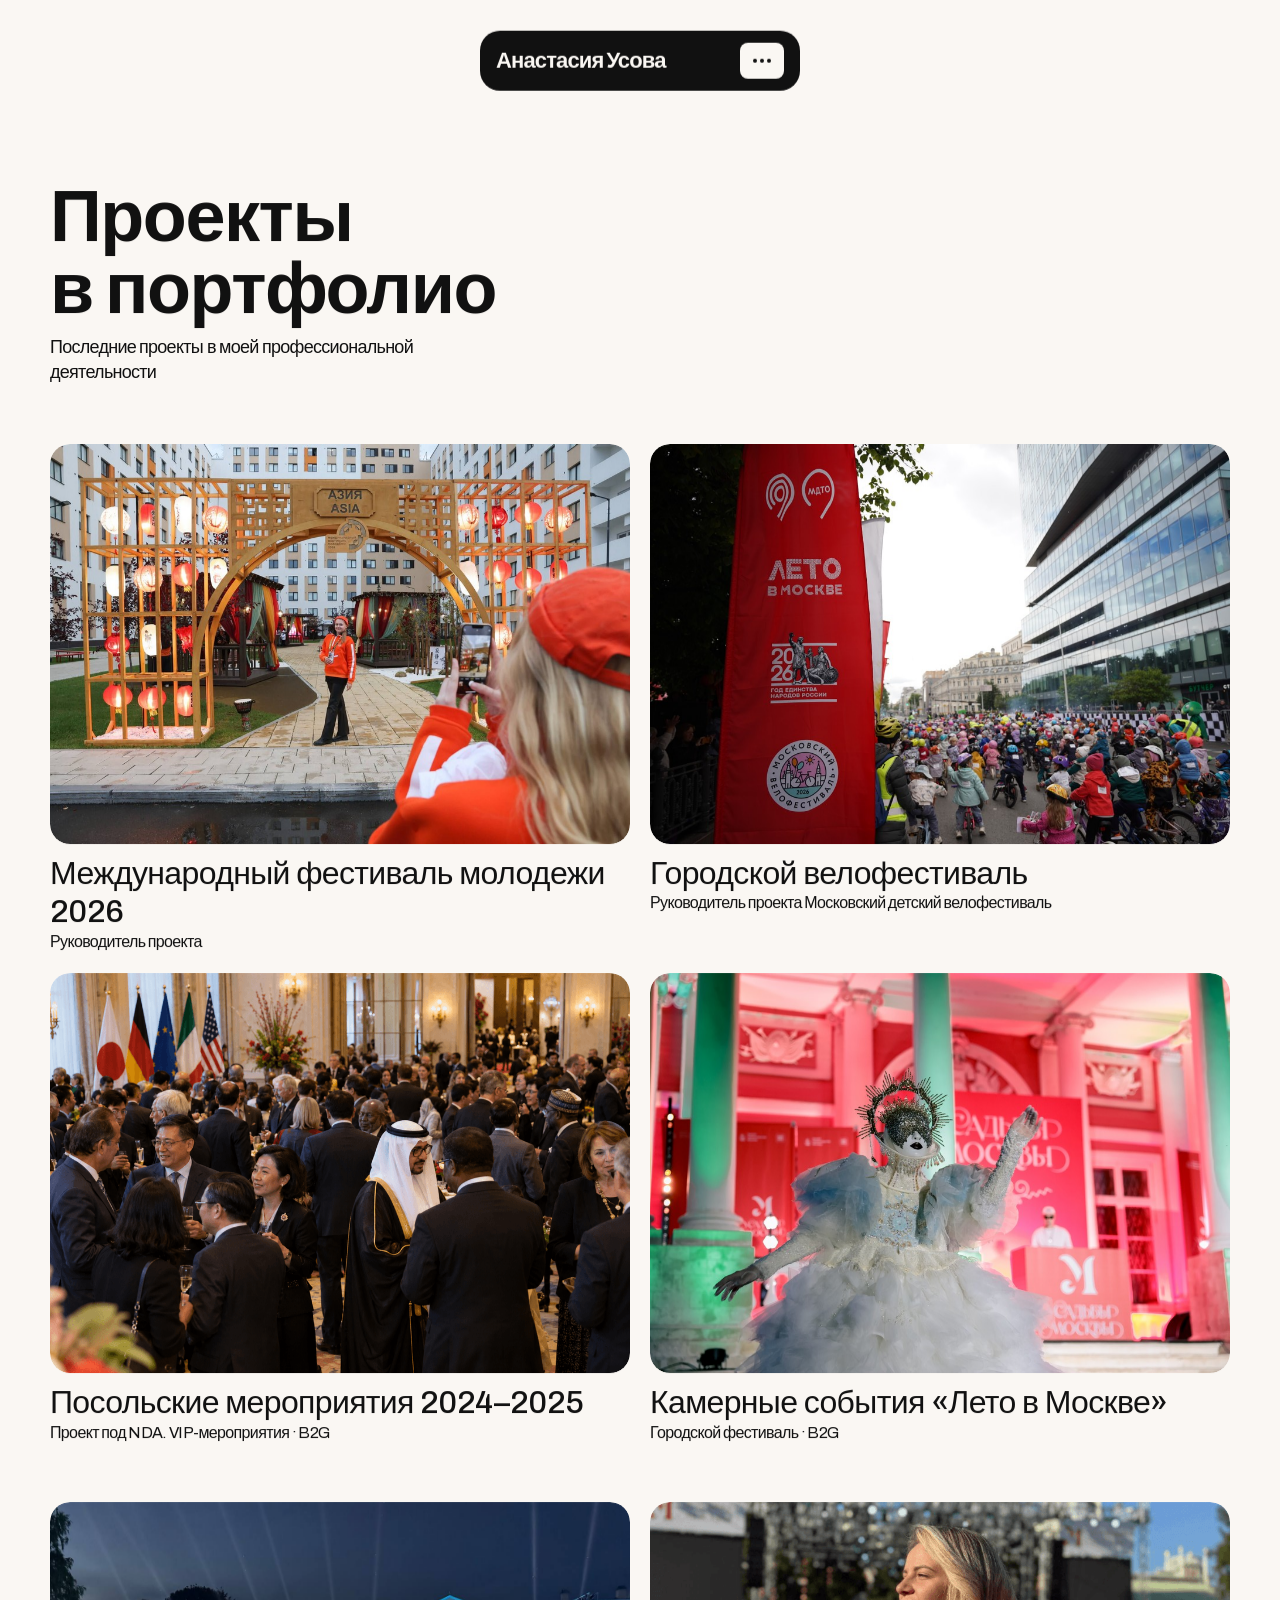
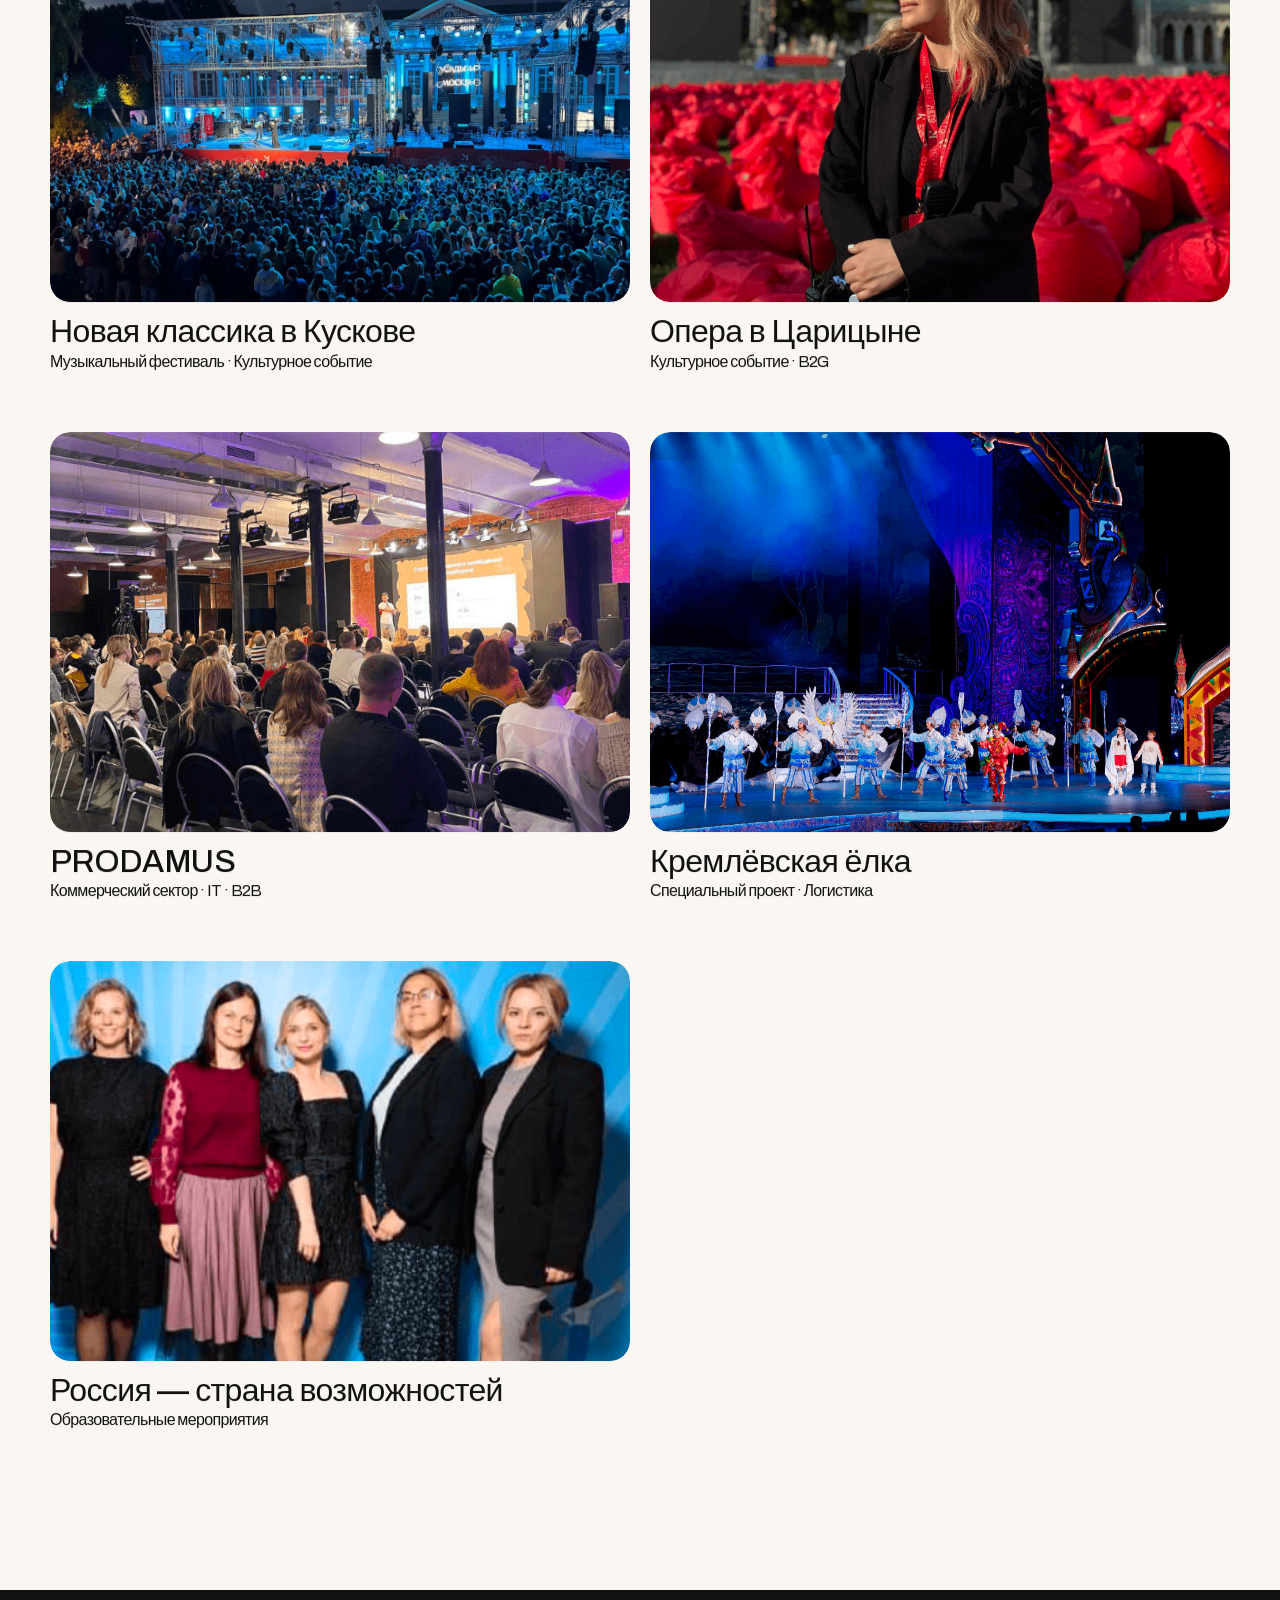
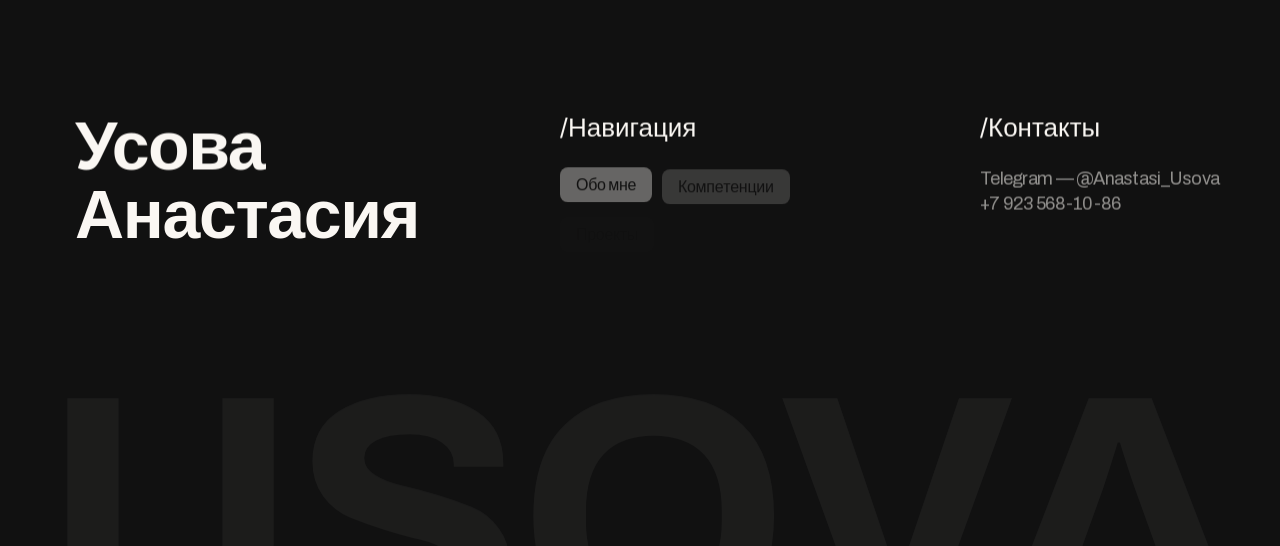
<file: work/index.html>
<!doctype html>
<!-- Made in Framer · framer.com ✨ -->
<!-- Published Oct 4, 2026, 5:37 PM UTC -->
<html lang="ru">
<head><script>(function(){var p=location.pathname;if(p.endsWith("/index.html")){history.replaceState(null,"",p.slice(0,-10))}})()</script><script>(function(){document.addEventListener("click",function(e){if(e.defaultPrevented||e.button!==0||e.metaKey||e.ctrlKey||e.shiftKey||e.altKey)return;var a=e.target&&e.target.closest?e.target.closest("a[href]"):null;if(!a)return;if(a.target&&a.target!=="_self")return;if(a.hasAttribute("download"))return;var href=a.getAttribute("href")||"";if(href.charAt(0)==="#")return;var u;try{u=new URL(a.href,location.href)}catch(err){return}if(u.origin!==location.origin)return;if(u.pathname===location.pathname&&u.hash)return;e.preventDefault();e.stopPropagation();location.assign(u.href)},true)})()</script><script>(function(){var M={"/sites/HifM7NWpP5rWaB4Zd8ZQ7/searchIndex-FIsa473GG1Vd.json":"assets/framerusercontent.com/sites/HifM7NWpP5rWaB4Zd8ZQ7/searchIndex-FIsa473GG1Vd.json","/sites/HifM7NWpP5rWaB4Zd8ZQ7/searchIndex-88kqltV2LlXs.json":"assets/framerusercontent.com/sites/HifM7NWpP5rWaB4Zd8ZQ7/searchIndex-88kqltV2LlXs.json","/images/0t30Tm5nPeAHOzWwJzo8wBVR0.png":"assets/framerusercontent.com/images/0t30Tm5nPeAHOzWwJzo8wBVR0.png","/images/RSQPV6qneIx1h4A9l5NILdBxCu8.png":"assets/framerusercontent.com/images/RSQPV6qneIx1h4A9l5NILdBxCu8.png","/third-party-assets/fontshare/wf/O462VY6O6FTQCS72XVMTQHXAM4NN5CY3/TWF57ITZORMJ3MEWLQQIVO6BMXIB6FUR/MJQFMMOTEGNXDVM7HBBDTQHTVB2M7Y6G.woff2":"assets/framerusercontent.com/third-party-assets/fontshare/wf/O462VY6O6FTQCS72XVMTQHXAM4NN5CY3/TWF57ITZORMJ3MEWLQQIVO6BMXIB6FUR/MJQFMMOTEGNXDVM7HBBDTQHTVB2M7Y6G.woff2","/assets/5vvr9Vy74if2I6bQbJvbw7SY1pQ.woff2":"assets/framerusercontent.com/assets/5vvr9Vy74if2I6bQbJvbw7SY1pQ.woff2","/assets/EOr0mi4hNtlgWNn9if640EZzXCo.woff2":"assets/framerusercontent.com/assets/EOr0mi4hNtlgWNn9if640EZzXCo.woff2","/assets/Y9k9QrlZAqio88Klkmbd8VoMQc.woff2":"assets/framerusercontent.com/assets/Y9k9QrlZAqio88Klkmbd8VoMQc.woff2","/assets/OYrD2tBIBPvoJXiIHnLoOXnY9M.woff2":"assets/framerusercontent.com/assets/OYrD2tBIBPvoJXiIHnLoOXnY9M.woff2","/assets/JeYwfuaPfZHQhEG8U5gtPDZ7WQ.woff2":"assets/framerusercontent.com/assets/JeYwfuaPfZHQhEG8U5gtPDZ7WQ.woff2","/assets/GrgcKwrN6d3Uz8EwcLHZxwEfC4.woff2":"assets/framerusercontent.com/assets/GrgcKwrN6d3Uz8EwcLHZxwEfC4.woff2","/assets/b6Y37FthZeALduNqHicBT6FutY.woff2":"assets/framerusercontent.com/assets/b6Y37FthZeALduNqHicBT6FutY.woff2","/assets/DpPBYI0sL4fYLgAkX8KXOPVt7c.woff2":"assets/framerusercontent.com/assets/DpPBYI0sL4fYLgAkX8KXOPVt7c.woff2","/assets/4RAEQdEOrcnDkhHiiCbJOw92Lk.woff2":"assets/framerusercontent.com/assets/4RAEQdEOrcnDkhHiiCbJOw92Lk.woff2","/assets/1K3W8DizY3v4emK8Mb08YHxTbs.woff2":"assets/framerusercontent.com/assets/1K3W8DizY3v4emK8Mb08YHxTbs.woff2","/assets/tUSCtfYVM1I1IchuyCwz9gDdQ.woff2":"assets/framerusercontent.com/assets/tUSCtfYVM1I1IchuyCwz9gDdQ.woff2","/assets/VgYFWiwsAC5OYxAycRXXvhze58.woff2":"assets/framerusercontent.com/assets/VgYFWiwsAC5OYxAycRXXvhze58.woff2","/assets/syRNPWzAMIrcJ3wIlPIP43KjQs.woff2":"assets/framerusercontent.com/assets/syRNPWzAMIrcJ3wIlPIP43KjQs.woff2","/assets/GIryZETIX4IFypco5pYZONKhJIo.woff2":"assets/framerusercontent.com/assets/GIryZETIX4IFypco5pYZONKhJIo.woff2","/assets/H89BbHkbHDzlxZzxi8uPzTsp90.woff2":"assets/framerusercontent.com/assets/H89BbHkbHDzlxZzxi8uPzTsp90.woff2","/assets/u6gJwDuwB143kpNK1T1MDKDWkMc.woff2":"assets/framerusercontent.com/assets/u6gJwDuwB143kpNK1T1MDKDWkMc.woff2","/assets/43sJ6MfOPh1LCJt46OvyDuSbA6o.woff2":"assets/framerusercontent.com/assets/43sJ6MfOPh1LCJt46OvyDuSbA6o.woff2","/assets/wccHG0r4gBDAIRhfHiOlq6oEkqw.woff2":"assets/framerusercontent.com/assets/wccHG0r4gBDAIRhfHiOlq6oEkqw.woff2","/assets/WZ367JPwf9bRW6LdTHN8rXgSjw.woff2":"assets/framerusercontent.com/assets/WZ367JPwf9bRW6LdTHN8rXgSjw.woff2","/assets/ia3uin3hQWqDrVloC1zEtYHWw.woff2":"assets/framerusercontent.com/assets/ia3uin3hQWqDrVloC1zEtYHWw.woff2","/assets/2A4Xx7CngadFGlVV4xrO06OBHY.woff2":"assets/framerusercontent.com/assets/2A4Xx7CngadFGlVV4xrO06OBHY.woff2","/assets/CfMzU8w2e7tHgF4T4rATMPuWosA.woff2":"assets/framerusercontent.com/assets/CfMzU8w2e7tHgF4T4rATMPuWosA.woff2","/assets/867QObYax8ANsfX4TGEVU9YiCM.woff2":"assets/framerusercontent.com/assets/867QObYax8ANsfX4TGEVU9YiCM.woff2","/assets/Oyn2ZbENFdnW7mt2Lzjk1h9Zb9k.woff2":"assets/framerusercontent.com/assets/Oyn2ZbENFdnW7mt2Lzjk1h9Zb9k.woff2","/assets/cdAe8hgZ1cMyLu9g005pAW3xMo.woff2":"assets/framerusercontent.com/assets/cdAe8hgZ1cMyLu9g005pAW3xMo.woff2","/assets/DOfvtmE1UplCq161m6Hj8CSQYg.woff2":"assets/framerusercontent.com/assets/DOfvtmE1UplCq161m6Hj8CSQYg.woff2","/assets/pKRFNWFoZl77qYCAIp84lN1h944.woff2":"assets/framerusercontent.com/assets/pKRFNWFoZl77qYCAIp84lN1h944.woff2","/assets/tKtBcDnBMevsEEJKdNGhhkLzYo.woff2":"assets/framerusercontent.com/assets/tKtBcDnBMevsEEJKdNGhhkLzYo.woff2","/assets/mkY5Sgyq51ik0AMrSBwhm9DJg.woff2":"assets/framerusercontent.com/assets/mkY5Sgyq51ik0AMrSBwhm9DJg.woff2","/assets/X5hj6qzcHUYv7h1390c8Rhm6550.woff2":"assets/framerusercontent.com/assets/X5hj6qzcHUYv7h1390c8Rhm6550.woff2","/assets/gQhNpS3tN86g8RcVKYUUaKt2oMQ.woff2":"assets/framerusercontent.com/assets/gQhNpS3tN86g8RcVKYUUaKt2oMQ.woff2","/assets/cugnVhSraaRyANCaUtI5FV17wk.woff2":"assets/framerusercontent.com/assets/cugnVhSraaRyANCaUtI5FV17wk.woff2","/assets/5HcVoGak8k5agFJSaKa4floXVu0.woff2":"assets/framerusercontent.com/assets/5HcVoGak8k5agFJSaKa4floXVu0.woff2","/assets/rZ5DdENNqIdFTIyQQiP5isO7M.woff2":"assets/framerusercontent.com/assets/rZ5DdENNqIdFTIyQQiP5isO7M.woff2","/assets/P2Bw01CtL0b9wqygO0sSVogWbo.woff2":"assets/framerusercontent.com/assets/P2Bw01CtL0b9wqygO0sSVogWbo.woff2","/assets/05KsVHGDmqXSBXM4yRZ65P8i0s.woff2":"assets/framerusercontent.com/assets/05KsVHGDmqXSBXM4yRZ65P8i0s.woff2","/assets/ky8ovPukK4dJ1Pxq74qGhOqCYI.woff2":"assets/framerusercontent.com/assets/ky8ovPukK4dJ1Pxq74qGhOqCYI.woff2","/assets/vvNSqIj42qeQ2bvCRBIWKHscrc.woff2":"assets/framerusercontent.com/assets/vvNSqIj42qeQ2bvCRBIWKHscrc.woff2","/assets/3ZmXbBKToJifDV9gwcifVd1tEY.woff2":"assets/framerusercontent.com/assets/3ZmXbBKToJifDV9gwcifVd1tEY.woff2","/assets/FNfhX3dt4ChuLJq2PwdlxHO7PU.woff2":"assets/framerusercontent.com/assets/FNfhX3dt4ChuLJq2PwdlxHO7PU.woff2","/assets/gcnfba68tfm7qAyrWRCf9r34jg.woff2":"assets/framerusercontent.com/assets/gcnfba68tfm7qAyrWRCf9r34jg.woff2","/assets/efTfQcBJ53kM2pB1hezSZ3RDUFs.woff2":"assets/framerusercontent.com/assets/efTfQcBJ53kM2pB1hezSZ3RDUFs.woff2","/assets/vxBnBhH8768IFAXAb4Qf6wQHKs.woff2":"assets/framerusercontent.com/assets/vxBnBhH8768IFAXAb4Qf6wQHKs.woff2","/assets/zSsEuoJdh8mcFVk976C05ZfQr8.woff2":"assets/framerusercontent.com/assets/zSsEuoJdh8mcFVk976C05ZfQr8.woff2","/assets/b8ezwLrN7h2AUoPEENcsTMVJ0.woff2":"assets/framerusercontent.com/assets/b8ezwLrN7h2AUoPEENcsTMVJ0.woff2","/assets/mvNEIBLyHbscgHtwfsByjXUz3XY.woff2":"assets/framerusercontent.com/assets/mvNEIBLyHbscgHtwfsByjXUz3XY.woff2","/assets/6FI2EneKzM3qBy5foOZXey7coCA.woff2":"assets/framerusercontent.com/assets/6FI2EneKzM3qBy5foOZXey7coCA.woff2","/assets/fuyXZpVvOjq8NesCOfgirHCWyg.woff2":"assets/framerusercontent.com/assets/fuyXZpVvOjq8NesCOfgirHCWyg.woff2","/assets/NHHeAKJVP0ZWHk5YZnQQChIsBM.woff2":"assets/framerusercontent.com/assets/NHHeAKJVP0ZWHk5YZnQQChIsBM.woff2","/third-party-assets/fontshare/wf/5ISYWGR43XD57J2U5VEYATNUZO57OCPH/UIED7ZBTCD42AJ7GJT5NWKWHCOVDRNAP/EPHSF4UBJRLGUILEFJVCMY7ET4W5HPUF.woff2":"assets/framerusercontent.com/third-party-assets/fontshare/wf/5ISYWGR43XD57J2U5VEYATNUZO57OCPH/UIED7ZBTCD42AJ7GJT5NWKWHCOVDRNAP/EPHSF4UBJRLGUILEFJVCMY7ET4W5HPUF.woff2","/third-party-assets/fontshare/wf/YSKLU24545WP65XCD7ZVOFPD6AKR3JSM/SPF276V6UKGPA6W5ZNFTEWBJXRSQNXCR/7BTLO3ZVFMNDGT63YATXTEALTKTYZUZG.woff2":"assets/framerusercontent.com/third-party-assets/fontshare/wf/YSKLU24545WP65XCD7ZVOFPD6AKR3JSM/SPF276V6UKGPA6W5ZNFTEWBJXRSQNXCR/7BTLO3ZVFMNDGT63YATXTEALTKTYZUZG.woff2","/third-party-assets/fontshare/wf/RJX4LSNI55LNZ6QWGQALARVRCFUYJDBE/HQPW4MP6HXPYZKXF6CFWGJ6ZOJBHKM3X/UHPKREF72UMVMQSKHPDQ42AVOZPICLOJ.woff2":"assets/framerusercontent.com/third-party-assets/fontshare/wf/RJX4LSNI55LNZ6QWGQALARVRCFUYJDBE/HQPW4MP6HXPYZKXF6CFWGJ6ZOJBHKM3X/UHPKREF72UMVMQSKHPDQ42AVOZPICLOJ.woff2","/third-party-assets/fontshare/wf/KQRPW26V7MQVOVIROFMASPZA32ATHS6D/IXS7QF2ZEPITRFFHZVK6DY26UIO5JY5W/3N3HRVZHDNQLKFXB3E335N7AXAKKO7QL.woff2":"assets/framerusercontent.com/third-party-assets/fontshare/wf/KQRPW26V7MQVOVIROFMASPZA32ATHS6D/IXS7QF2ZEPITRFFHZVK6DY26UIO5JY5W/3N3HRVZHDNQLKFXB3E335N7AXAKKO7QL.woff2","/third-party-assets/fontshare/wf/CAPUNOGRVOEFSVSVS2JLPSFY7X2SDN6Y/NBTUZADGJJK244MWHOCUJ4UOQCHXR3OZ/M4ILLQ6F2CHZIYSTJIVDF4ND4SCO5IEF.woff2":"assets/framerusercontent.com/third-party-assets/fontshare/wf/CAPUNOGRVOEFSVSVS2JLPSFY7X2SDN6Y/NBTUZADGJJK244MWHOCUJ4UOQCHXR3OZ/M4ILLQ6F2CHZIYSTJIVDF4ND4SCO5IEF.woff2","/third-party-assets/fontshare/wf/LI7A4SRW3BDRDSU6O6XU25VZ4OLHFNPS/NYVLAUHN4U2SSDS6DXNULP3ABEKGCHY4/T7LX6PNCPANWSGBNSTIYL3B4LD7QGPID.woff2":"assets/framerusercontent.com/third-party-assets/fontshare/wf/LI7A4SRW3BDRDSU6O6XU25VZ4OLHFNPS/NYVLAUHN4U2SSDS6DXNULP3ABEKGCHY4/T7LX6PNCPANWSGBNSTIYL3B4LD7QGPID.woff2","/third-party-assets/fontshare/wf/HDCJIGGT2U6DURV6536JGTM6VWUIKBSN/ALDOEF2ZUO2T3XAAXI44RMXEPAEQ4BP2/VYFZGEBESZ2HUTOKHQIILYMFZUUHJZ56.woff2":"assets/framerusercontent.com/third-party-assets/fontshare/wf/HDCJIGGT2U6DURV6536JGTM6VWUIKBSN/ALDOEF2ZUO2T3XAAXI44RMXEPAEQ4BP2/VYFZGEBESZ2HUTOKHQIILYMFZUUHJZ56.woff2","/third-party-assets/fontshare/wf/NHFJ26T6QCAZJJ2C5FR5LXO3RB43FJWL/L4QQWE6DLDRGG2DZLUPJBOEHMFWATK6B/365ENB5SRQOXDZEVNAEMZN5IJNZBEFIP.woff2":"assets/framerusercontent.com/third-party-assets/fontshare/wf/NHFJ26T6QCAZJJ2C5FR5LXO3RB43FJWL/L4QQWE6DLDRGG2DZLUPJBOEHMFWATK6B/365ENB5SRQOXDZEVNAEMZN5IJNZBEFIP.woff2","/third-party-assets/fontshare/wf/Y42A6OBFKHMPOGSSWNFHV6ASZ7RM3IXN/JID5YS2RALYHLX7OX7ELWBV5EF3C3ZQS/4QOBYYT6LF33KRDEW47UQ3DFAEWGYHD4.woff2":"assets/framerusercontent.com/third-party-assets/fontshare/wf/Y42A6OBFKHMPOGSSWNFHV6ASZ7RM3IXN/JID5YS2RALYHLX7OX7ELWBV5EF3C3ZQS/4QOBYYT6LF33KRDEW47UQ3DFAEWGYHD4.woff2","/third-party-assets/fontshare/wf/6YMFPXTZM4O4CKQMQTPPJXOSPTUX4FAO/ZXIGNMOKJZZB7E6EUWESUAHOSFM2XO7S/XUGABKNP6OBXLKQHWCCIUYO3F7G6VE6C.woff2":"assets/framerusercontent.com/third-party-assets/fontshare/wf/6YMFPXTZM4O4CKQMQTPPJXOSPTUX4FAO/ZXIGNMOKJZZB7E6EUWESUAHOSFM2XO7S/XUGABKNP6OBXLKQHWCCIUYO3F7G6VE6C.woff2","/third-party-assets/fontshare/wf/74CQWFDUX3J5GVNQOPLQR7NPXA5LUUHF/2WQNDS33EG6A36VIETFNVAL2JNFNQAXP/UTJXILWXI5MQOWDY7MJDKREPOJBGF5VY.woff2":"assets/framerusercontent.com/third-party-assets/fontshare/wf/74CQWFDUX3J5GVNQOPLQR7NPXA5LUUHF/2WQNDS33EG6A36VIETFNVAL2JNFNQAXP/UTJXILWXI5MQOWDY7MJDKREPOJBGF5VY.woff2","/third-party-assets/fontshare/wf/F5RLVZAAIFTTOUZCAGXSRHZGXKIH5EXB/IU4JRATO5NXUAJNVPECD46XUNDJVGCZY/HI3GXDQAABUJ5YHSPOI3V5JTNTJ4PCRR.woff2":"assets/framerusercontent.com/third-party-assets/fontshare/wf/F5RLVZAAIFTTOUZCAGXSRHZGXKIH5EXB/IU4JRATO5NXUAJNVPECD46XUNDJVGCZY/HI3GXDQAABUJ5YHSPOI3V5JTNTJ4PCRR.woff2","/third-party-assets/fontshare/wf/AYUCMYLP34NRIIJDOKHFUSBEXNOHJUFO/KOI6F2S4QJWP2R33XRGMT755DXQRFV2X/GXMY4OWOMSBGUOYA32EXBFKNWE343BJP.woff2":"assets/framerusercontent.com/third-party-assets/fontshare/wf/AYUCMYLP34NRIIJDOKHFUSBEXNOHJUFO/KOI6F2S4QJWP2R33XRGMT755DXQRFV2X/GXMY4OWOMSBGUOYA32EXBFKNWE343BJP.woff2","/images/rR6HYXBrMmX4cRpXfXUOvpvpB0.png":"assets/framerusercontent.com/images/rR6HYXBrMmX4cRpXfXUOvpvpB0.png","/images/geBaz54Ch2MzNfruUmRCmZnTbYw.jpg?scale-down-to=512&width=640&height=640":"assets/framerusercontent.com/images/geBaz54Ch2MzNfruUmRCmZnTbYw.0c2qcuz.jpg","/images/geBaz54Ch2MzNfruUmRCmZnTbYw.jpg?width=640&height=640":"assets/framerusercontent.com/images/geBaz54Ch2MzNfruUmRCmZnTbYw.1v6pxe9.jpg","/images/lIIjRX5gxRdY7UWw5wqIXicPOA.png?scale-down-to=512&width=2550&height=2550":"assets/framerusercontent.com/images/lIIjRX5gxRdY7UWw5wqIXicPOA.1itdig3.png","/images/lIIjRX5gxRdY7UWw5wqIXicPOA.png?scale-down-to=1024&width=2550&height=2550":"assets/framerusercontent.com/images/lIIjRX5gxRdY7UWw5wqIXicPOA.02qw9ti.png","/images/lIIjRX5gxRdY7UWw5wqIXicPOA.png?scale-down-to=2048&width=2550&height=2550":"assets/framerusercontent.com/images/lIIjRX5gxRdY7UWw5wqIXicPOA.1hp5o8p.png","/images/lIIjRX5gxRdY7UWw5wqIXicPOA.png?width=2550&height=2550":"assets/framerusercontent.com/images/lIIjRX5gxRdY7UWw5wqIXicPOA.0ymg0c9.png","/images/OLDYsHB9RMavvQrkVRNy08ZXYE.png?scale-down-to=512&width=2550&height=2550":"assets/framerusercontent.com/images/OLDYsHB9RMavvQrkVRNy08ZXYE.1itdig3.png","/images/OLDYsHB9RMavvQrkVRNy08ZXYE.png?scale-down-to=1024&width=2550&height=2550":"assets/framerusercontent.com/images/OLDYsHB9RMavvQrkVRNy08ZXYE.02qw9ti.png","/images/OLDYsHB9RMavvQrkVRNy08ZXYE.png?scale-down-to=2048&width=2550&height=2550":"assets/framerusercontent.com/images/OLDYsHB9RMavvQrkVRNy08ZXYE.1hp5o8p.png","/images/OLDYsHB9RMavvQrkVRNy08ZXYE.png?width=2550&height=2550":"assets/framerusercontent.com/images/OLDYsHB9RMavvQrkVRNy08ZXYE.0ymg0c9.png","/images/sT3NW9KnnzUld1CH9jLCvWzUWpc.jpeg?scale-down-to=512&width=1920&height=1280":"assets/framerusercontent.com/images/sT3NW9KnnzUld1CH9jLCvWzUWpc.1vo4npc.jpeg","/images/sT3NW9KnnzUld1CH9jLCvWzUWpc.jpeg?scale-down-to=1024&width=1920&height=1280":"assets/framerusercontent.com/images/sT3NW9KnnzUld1CH9jLCvWzUWpc.1t78lfp.jpeg","/images/sT3NW9KnnzUld1CH9jLCvWzUWpc.jpeg?width=1920&height=1280":"assets/framerusercontent.com/images/sT3NW9KnnzUld1CH9jLCvWzUWpc.0ddotwm.jpeg","/images/VX3ILtk4PeXQE6xrSt41ghnnJhA.jpg?scale-down-to=512&width=6000&height=4000":"assets/framerusercontent.com/images/VX3ILtk4PeXQE6xrSt41ghnnJhA.0tg32w9.jpg","/images/VX3ILtk4PeXQE6xrSt41ghnnJhA.jpg?scale-down-to=1024&width=6000&height=4000":"assets/framerusercontent.com/images/VX3ILtk4PeXQE6xrSt41ghnnJhA.1dl6k44.jpg","/images/VX3ILtk4PeXQE6xrSt41ghnnJhA.jpg?scale-down-to=2048&width=6000&height=4000":"assets/framerusercontent.com/images/VX3ILtk4PeXQE6xrSt41ghnnJhA.0fv4bdf.jpg","/images/VX3ILtk4PeXQE6xrSt41ghnnJhA.jpg?scale-down-to=4096&width=6000&height=4000":"assets/framerusercontent.com/images/VX3ILtk4PeXQE6xrSt41ghnnJhA.0tcwlf4.jpg","/images/VX3ILtk4PeXQE6xrSt41ghnnJhA.jpg?width=6000&height=4000":"assets/framerusercontent.com/images/VX3ILtk4PeXQE6xrSt41ghnnJhA.0bdu9g3.jpg","/images/vBkgk7QhfAIt8d8cv8Vs5qWEtM.png?scale-down-to=512&width=1448&height=1086":"assets/framerusercontent.com/images/vBkgk7QhfAIt8d8cv8Vs5qWEtM.0k2tlb9.png","/images/vBkgk7QhfAIt8d8cv8Vs5qWEtM.png?scale-down-to=1024&width=1448&height=1086":"assets/framerusercontent.com/images/vBkgk7QhfAIt8d8cv8Vs5qWEtM.190od9w.png","/images/vBkgk7QhfAIt8d8cv8Vs5qWEtM.png?width=1448&height=1086":"assets/framerusercontent.com/images/vBkgk7QhfAIt8d8cv8Vs5qWEtM.0kec1jz.png","/images/tYw7ZXa0Xc0iCOtzxVHX9Dou6tw.jpg?scale-down-to=512&width=5472&height=3648":"assets/framerusercontent.com/images/tYw7ZXa0Xc0iCOtzxVHX9Dou6tw.0ajslsi.jpg","/images/tYw7ZXa0Xc0iCOtzxVHX9Dou6tw.jpg?scale-down-to=1024&width=5472&height=3648":"assets/framerusercontent.com/images/tYw7ZXa0Xc0iCOtzxVHX9Dou6tw.0beu0jb.jpg","/images/tYw7ZXa0Xc0iCOtzxVHX9Dou6tw.jpg?scale-down-to=2048&width=5472&height=3648":"assets/framerusercontent.com/images/tYw7ZXa0Xc0iCOtzxVHX9Dou6tw.00ws140.jpg","/images/tYw7ZXa0Xc0iCOtzxVHX9Dou6tw.jpg?scale-down-to=4096&width=5472&height=3648":"assets/framerusercontent.com/images/tYw7ZXa0Xc0iCOtzxVHX9Dou6tw.0q5v3hn.jpg","/images/tYw7ZXa0Xc0iCOtzxVHX9Dou6tw.jpg?width=5472&height=3648":"assets/framerusercontent.com/images/tYw7ZXa0Xc0iCOtzxVHX9Dou6tw.166y1y8.jpg","/images/EAonPYLDleoqbSdqZY1dJxtgYM.jpeg?scale-down-to=512&width=1280&height=960":"assets/framerusercontent.com/images/EAonPYLDleoqbSdqZY1dJxtgYM.0wa0cmp.jpeg","/images/EAonPYLDleoqbSdqZY1dJxtgYM.jpeg?scale-down-to=1024&width=1280&height=960":"assets/framerusercontent.com/images/EAonPYLDleoqbSdqZY1dJxtgYM.1470om2.jpeg","/images/EAonPYLDleoqbSdqZY1dJxtgYM.jpeg?width=1280&height=960":"assets/framerusercontent.com/images/EAonPYLDleoqbSdqZY1dJxtgYM.05pum4z.jpeg","/images/XAdfcvsnuUogOuBD4j7s9Wpdyh8.png?scale-down-to=512&width=892&height=696":"assets/framerusercontent.com/images/XAdfcvsnuUogOuBD4j7s9Wpdyh8.01kb3mn.png","/images/XAdfcvsnuUogOuBD4j7s9Wpdyh8.png?width=892&height=696":"assets/framerusercontent.com/images/XAdfcvsnuUogOuBD4j7s9Wpdyh8.1lowzih.png","/images/nHixFXbIB4UHszdmtyoWS4JwtE.png?scale-down-to=512&width=774&height=594":"assets/framerusercontent.com/images/nHixFXbIB4UHszdmtyoWS4JwtE.1xxbn57.png","/images/nHixFXbIB4UHszdmtyoWS4JwtE.png?width=774&height=594":"assets/framerusercontent.com/images/nHixFXbIB4UHszdmtyoWS4JwtE.1px66ll.png","/images/bYHSwYXA6KPjB4xnKSTXN5XSpk.png?scale-down-to=512&width=950&height=698":"assets/framerusercontent.com/images/bYHSwYXA6KPjB4xnKSTXN5XSpk.0z73avi.png","/images/bYHSwYXA6KPjB4xnKSTXN5XSpk.png?width=950&height=698":"assets/framerusercontent.com/images/bYHSwYXA6KPjB4xnKSTXN5XSpk.1o9uy5k.png","/images/E8gRzQGE3ajQld00cdzWTYr26k.png?scale-down-to=512&width=842&height=364":"assets/framerusercontent.com/images/E8gRzQGE3ajQld00cdzWTYr26k.0o9taba.png","/images/E8gRzQGE3ajQld00cdzWTYr26k.png?width=842&height=364":"assets/framerusercontent.com/images/E8gRzQGE3ajQld00cdzWTYr26k.1218oao.png","/images/MIOUQZGOYddq7qqBLOi47oS4.jpg?scale-down-to=512&width=640&height=640":"assets/framerusercontent.com/images/MIOUQZGOYddq7qqBLOi47oS4.0c2qcuz.jpg","/images/MIOUQZGOYddq7qqBLOi47oS4.jpg?width=640&height=640":"assets/framerusercontent.com/images/MIOUQZGOYddq7qqBLOi47oS4.1v6pxe9.jpg","/images/JfnufHbCmNFmQVa6Math9HxhnCE.jpeg?width=3024&height=4032":"assets/framerusercontent.com/images/JfnufHbCmNFmQVa6Math9HxhnCE.0tdnkg9.jpeg","/images/5CizE88geCmP4pNQt5wVC395wg.png?scale-down-to=512&width=1254&height=1254":"assets/framerusercontent.com/images/5CizE88geCmP4pNQt5wVC395wg.0gl235f.png","/images/5CizE88geCmP4pNQt5wVC395wg.png?scale-down-to=1024&width=1254&height=1254":"assets/framerusercontent.com/images/5CizE88geCmP4pNQt5wVC395wg.1j6jn5a.png","/images/5CizE88geCmP4pNQt5wVC395wg.png?width=1254&height=1254":"assets/framerusercontent.com/images/5CizE88geCmP4pNQt5wVC395wg.19m19ax.png","/sites/HifM7NWpP5rWaB4Zd8ZQ7/rolldown-runtime.Dh6celcD.mjs":"assets/framerusercontent.com/sites/HifM7NWpP5rWaB4Zd8ZQ7/rolldown-runtime.Dh6celcD.mjs","/sites/HifM7NWpP5rWaB4Zd8ZQ7/react.iNMCLRE-.mjs":"assets/framerusercontent.com/sites/HifM7NWpP5rWaB4Zd8ZQ7/react.iNMCLRE-.mjs","/sites/HifM7NWpP5rWaB4Zd8ZQ7/motion.ja2SjSsW.mjs":"assets/framerusercontent.com/sites/HifM7NWpP5rWaB4Zd8ZQ7/motion.ja2SjSsW.mjs","/sites/HifM7NWpP5rWaB4Zd8ZQ7/framer.jCWBrWDj.mjs":"assets/framerusercontent.com/sites/HifM7NWpP5rWaB4Zd8ZQ7/framer.jCWBrWDj.mjs","/sites/HifM7NWpP5rWaB4Zd8ZQ7/shared-lib.CNfpcV5H.mjs":"assets/framerusercontent.com/sites/HifM7NWpP5rWaB4Zd8ZQ7/shared-lib.CNfpcV5H.mjs","/sites/HifM7NWpP5rWaB4Zd8ZQ7/vfwbnhWq9.DCVWcsq8.mjs":"assets/framerusercontent.com/sites/HifM7NWpP5rWaB4Zd8ZQ7/vfwbnhWq9.DCVWcsq8.mjs","/sites/HifM7NWpP5rWaB4Zd8ZQ7/ZzJs53LxK.BQQRmQv7.mjs":"assets/framerusercontent.com/sites/HifM7NWpP5rWaB4Zd8ZQ7/ZzJs53LxK.BQQRmQv7.mjs","/sites/HifM7NWpP5rWaB4Zd8ZQ7/RollingTextHover_Prod.BIWfGc-E.mjs":"assets/framerusercontent.com/sites/HifM7NWpP5rWaB4Zd8ZQ7/RollingTextHover_Prod.BIWfGc-E.mjs","/sites/HifM7NWpP5rWaB4Zd8ZQ7/sExDoiGDX.JgJIqdBy.mjs":"assets/framerusercontent.com/sites/HifM7NWpP5rWaB4Zd8ZQ7/sExDoiGDX.JgJIqdBy.mjs","/sites/HifM7NWpP5rWaB4Zd8ZQ7/kDSVT0LJlWWVu-MaLoBPaAhPAPfpgbTOflxGZj5WWWo.DdzIBTJ6.mjs":"assets/framerusercontent.com/sites/HifM7NWpP5rWaB4Zd8ZQ7/kDSVT0LJlWWVu-MaLoBPaAhPAPfpgbTOflxGZj5WWWo.DdzIBTJ6.mjs","/sites/HifM7NWpP5rWaB4Zd8ZQ7/sJTxBXgD6.DkNzCvtY.mjs":"assets/framerusercontent.com/sites/HifM7NWpP5rWaB4Zd8ZQ7/sJTxBXgD6.DkNzCvtY.mjs","/sites/HifM7NWpP5rWaB4Zd8ZQ7/fFe6mcKZ_.FIzauHv-.mjs":"assets/framerusercontent.com/sites/HifM7NWpP5rWaB4Zd8ZQ7/fFe6mcKZ_.FIzauHv-.mjs","/sites/HifM7NWpP5rWaB4Zd8ZQ7/KHlTAyaQu.RfrQ5gRs.mjs":"assets/framerusercontent.com/sites/HifM7NWpP5rWaB4Zd8ZQ7/KHlTAyaQu.RfrQ5gRs.mjs","/sites/HifM7NWpP5rWaB4Zd8ZQ7/mS3YSZE9A.BBrm8TxY.mjs":"assets/framerusercontent.com/sites/HifM7NWpP5rWaB4Zd8ZQ7/mS3YSZE9A.BBrm8TxY.mjs","/sites/HifM7NWpP5rWaB4Zd8ZQ7/w_CyZzaFR.DozAnOqC.mjs":"assets/framerusercontent.com/sites/HifM7NWpP5rWaB4Zd8ZQ7/w_CyZzaFR.DozAnOqC.mjs","/sites/HifM7NWpP5rWaB4Zd8ZQ7/yh3encGYx.D7XTiZ3i.mjs":"assets/framerusercontent.com/sites/HifM7NWpP5rWaB4Zd8ZQ7/yh3encGYx.D7XTiZ3i.mjs","/sites/HifM7NWpP5rWaB4Zd8ZQ7/CjkroI68_Al-YazMdTRT_nuJVOKq5_FqwTqmsTgOQGQ.C4TwujPO.mjs":"assets/framerusercontent.com/sites/HifM7NWpP5rWaB4Zd8ZQ7/CjkroI68_Al-YazMdTRT_nuJVOKq5_FqwTqmsTgOQGQ.C4TwujPO.mjs","/sites/HifM7NWpP5rWaB4Zd8ZQ7/script_main.Ci-k_6pn.mjs":"assets/framerusercontent.com/sites/HifM7NWpP5rWaB4Zd8ZQ7/script_main.Ci-k_6pn.mjs","/assets/BMKOu79jBtM2GOCccyl1NoizDoU.png":"assets/framerusercontent.com/assets/BMKOu79jBtM2GOCccyl1NoizDoU.png","/sites/HifM7NWpP5rWaB4Zd8ZQ7/6plxkpfjOgazO3uTwzCqBB8IRHo0pgFOXusH-iUAOfg.Tp1TklC6.mjs":"assets/framerusercontent.com/sites/HifM7NWpP5rWaB4Zd8ZQ7/6plxkpfjOgazO3uTwzCqBB8IRHo0pgFOXusH-iUAOfg.Tp1TklC6.mjs","/sites/HifM7NWpP5rWaB4Zd8ZQ7/dPClOXQ0u.B8VurUoS.mjs":"assets/framerusercontent.com/sites/HifM7NWpP5rWaB4Zd8ZQ7/dPClOXQ0u.B8VurUoS.mjs","/sites/HifM7NWpP5rWaB4Zd8ZQ7/B2ag-rK0cp3jpqSKS1TjXMCiDoOkz2L68AwVTmgi3Js.QxIQQywu.mjs":"assets/framerusercontent.com/sites/HifM7NWpP5rWaB4Zd8ZQ7/B2ag-rK0cp3jpqSKS1TjXMCiDoOkz2L68AwVTmgi3Js.QxIQQywu.mjs","/images/Cipaw4Dz8PCU38M7IkfaEJjpLY.jpeg?scale-down-to=512&width=1264&height=841":"assets/framerusercontent.com/images/Cipaw4Dz8PCU38M7IkfaEJjpLY.0dqexgh.jpeg","/images/Cipaw4Dz8PCU38M7IkfaEJjpLY.jpeg?scale-down-to=1024&width=1264&height=841":"assets/framerusercontent.com/images/Cipaw4Dz8PCU38M7IkfaEJjpLY.0glxy32.jpeg","/images/Cipaw4Dz8PCU38M7IkfaEJjpLY.jpeg?width=1264&height=841":"assets/framerusercontent.com/images/Cipaw4Dz8PCU38M7IkfaEJjpLY.0nl280z.jpeg","/images/Jm6ejtYkkFs0wLM2MvnPRgLdmgQ.jpeg?scale-down-to=512&width=1920&height=1280":"assets/framerusercontent.com/images/Jm6ejtYkkFs0wLM2MvnPRgLdmgQ.1vo4npc.jpeg","/images/Jm6ejtYkkFs0wLM2MvnPRgLdmgQ.jpeg?scale-down-to=1024&width=1920&height=1280":"assets/framerusercontent.com/images/Jm6ejtYkkFs0wLM2MvnPRgLdmgQ.1t78lfp.jpeg","/images/Jm6ejtYkkFs0wLM2MvnPRgLdmgQ.jpeg?width=1920&height=1280":"assets/framerusercontent.com/images/Jm6ejtYkkFs0wLM2MvnPRgLdmgQ.0ddotwm.jpeg","/sites/HifM7NWpP5rWaB4Zd8ZQ7/VgSPXz8kkfoSDUAMsGqE2LJXkPzJi7pZ5qaORbOiTj8.D1d3C2Pp.mjs":"assets/framerusercontent.com/sites/HifM7NWpP5rWaB4Zd8ZQ7/VgSPXz8kkfoSDUAMsGqE2LJXkPzJi7pZ5qaORbOiTj8.D1d3C2Pp.mjs","/sites/HifM7NWpP5rWaB4Zd8ZQ7/WhJv80hfW.8MFfB5D_.mjs":"assets/framerusercontent.com/sites/HifM7NWpP5rWaB4Zd8ZQ7/WhJv80hfW.8MFfB5D_.mjs","/sites/HifM7NWpP5rWaB4Zd8ZQ7/my_oBdN4qWHE0ENGlBvjlNaicmlKhavE5pRNkjySLlY.7KD_mg-m.mjs":"assets/framerusercontent.com/sites/HifM7NWpP5rWaB4Zd8ZQ7/my_oBdN4qWHE0ENGlBvjlNaicmlKhavE5pRNkjySLlY.7KD_mg-m.mjs","/assets/0t30Tm5nPeAHOzWwJzo8wBVR0.png":"assets/framerusercontent.com/assets/0t30Tm5nPeAHOzWwJzo8wBVR0.png","/assets/RSQPV6qneIx1h4A9l5NILdBxCu8.png":"assets/framerusercontent.com/assets/RSQPV6qneIx1h4A9l5NILdBxCu8.png","/images/0ZRCBbtQTTzzkApSU8VqdueR1I.png?width=1160&height=870":"assets/framerusercontent.com/images/0ZRCBbtQTTzzkApSU8VqdueR1I.17p5r74.png","/images/0ZRCBbtQTTzzkApSU8VqdueR1I.png?scale-down-to=512&width=1160&height=870":"assets/framerusercontent.com/images/0ZRCBbtQTTzzkApSU8VqdueR1I.07b5zom.png","/images/0ZRCBbtQTTzzkApSU8VqdueR1I.png?scale-down-to=1024&width=1160&height=870":"assets/framerusercontent.com/images/0ZRCBbtQTTzzkApSU8VqdueR1I.0l3arax.png","/third-party-assets/fontshare/":"assets/framerusercontent.com/third-party-assets/fontshare/index","/images/MG7SSqT3AUbDDMeyGynYFWvAWI.png?width=160&height=160":"assets/framerusercontent.com/images/MG7SSqT3AUbDDMeyGynYFWvAWI.14pte2r.png","/images/WsYTUG4cqmLIU4lwbMUQX7FdOY.png?width=160&height=160":"assets/framerusercontent.com/images/WsYTUG4cqmLIU4lwbMUQX7FdOY.14pte2r.png","/images/yceQCLz3chOtgu2oZRjmfEKjY.png?width=160&height=160":"assets/framerusercontent.com/images/yceQCLz3chOtgu2oZRjmfEKjY.14pte2r.png","/images/gN85dqTeMmVvE57UMiHhgeL4P4.png?width=196&height=160":"assets/framerusercontent.com/images/gN85dqTeMmVvE57UMiHhgeL4P4.0m89u98.png","/images/JfnufHbCmNFmQVa6Math9HxhnCE.jpeg?scale-down-to=1024&width=3024&height=4032":"assets/framerusercontent.com/images/JfnufHbCmNFmQVa6Math9HxhnCE.0je3hru.jpeg","/images/JfnufHbCmNFmQVa6Math9HxhnCE.jpeg?scale-down-to=2048&width=3024&height=4032":"assets/framerusercontent.com/images/JfnufHbCmNFmQVa6Math9HxhnCE.0z9vsll.jpeg","/sites/HifM7NWpP5rWaB4Zd8ZQ7/gsap@3.12.DQhLipkJ.mjs":"assets/framerusercontent.com/sites/HifM7NWpP5rWaB4Zd8ZQ7/gsap@3.12.DQhLipkJ.mjs","/sites/HifM7NWpP5rWaB4Zd8ZQ7/ScrollTrigger.oiqn99lx.mjs":"assets/framerusercontent.com/sites/HifM7NWpP5rWaB4Zd8ZQ7/ScrollTrigger.oiqn99lx.mjs","/modules/1eJmvxjPTOMhfEYDskZy/lHyJDTXiJBGuOP6hnLER/mS3YSZE9A.js":"assets/framerusercontent.com/modules/1eJmvxjPTOMhfEYDskZy/lHyJDTXiJBGuOP6hnLER/mS3YSZE9A.js","/sites/HifM7NWpP5rWaB4Zd8ZQ7/uf0uPSPhnCxSlxSlNmQNSm-wXzSUo7L01GlTfQxZGYA.BaHZ9cCL.mjs":"assets/framerusercontent.com/sites/HifM7NWpP5rWaB4Zd8ZQ7/uf0uPSPhnCxSlxSlNmQNSm-wXzSUo7L01GlTfQxZGYA.BaHZ9cCL.mjs","/sites/HifM7NWpP5rWaB4Zd8ZQ7/EdIwTY5PphV9Ya92Iq4TVDyjbVINzFcwwnFxRrKn80g.dObCGW41.mjs":"assets/framerusercontent.com/sites/HifM7NWpP5rWaB4Zd8ZQ7/EdIwTY5PphV9Ya92Iq4TVDyjbVINzFcwwnFxRrKn80g.dObCGW41.mjs","/sites/HifM7NWpP5rWaB4Zd8ZQ7/IkMqf1YcJJ4RbXedRqETkz9Utud6RQTn8RP4tQUjX5U.DfA0Tqwo.mjs":"assets/framerusercontent.com/sites/HifM7NWpP5rWaB4Zd8ZQ7/IkMqf1YcJJ4RbXedRqETkz9Utud6RQTn8RP4tQUjX5U.DfA0Tqwo.mjs","/sites/HifM7NWpP5rWaB4Zd8ZQ7/J36tPfia-jl0k2VFkV50vLCfXKD4Hgxp2KdK7_vnDu0.BeKL0yZ7.mjs":"assets/framerusercontent.com/sites/HifM7NWpP5rWaB4Zd8ZQ7/J36tPfia-jl0k2VFkV50vLCfXKD4Hgxp2KdK7_vnDu0.BeKL0yZ7.mjs","/sites/HifM7NWpP5rWaB4Zd8ZQ7/5XUk0BrqeBRPJQRlj3RBi_7F0znhOQEs-ik1dBcopeU.DoVkaUaQ.mjs":"assets/framerusercontent.com/sites/HifM7NWpP5rWaB4Zd8ZQ7/5XUk0BrqeBRPJQRlj3RBi_7F0znhOQEs-ik1dBcopeU.DoVkaUaQ.mjs","/sites/HifM7NWpP5rWaB4Zd8ZQ7/eAtzYi0BzEOnqdl9Ux5TSJWyHOVN-Z3rBCS1c4h2nXE.p_Myc7Hl.mjs":"assets/framerusercontent.com/sites/HifM7NWpP5rWaB4Zd8ZQ7/eAtzYi0BzEOnqdl9Ux5TSJWyHOVN-Z3rBCS1c4h2nXE.p_Myc7Hl.mjs","/sites/HifM7NWpP5rWaB4Zd8ZQ7/PX9hIOIVM.CkI_UnI3.mjs":"assets/framerusercontent.com/sites/HifM7NWpP5rWaB4Zd8ZQ7/PX9hIOIVM.CkI_UnI3.mjs","/modules/1eJmvxjPTOMhfEYDskZy/lHyJDTXiJBGuOP6hnLER/mS3YSZE9A-0.js":"assets/framerusercontent.com/modules/1eJmvxjPTOMhfEYDskZy/lHyJDTXiJBGuOP6hnLER/mS3YSZE9A-0.js","/modules/1eJmvxjPTOMhfEYDskZy/lHyJDTXiJBGuOP6hnLER/mS3YSZE9A-1.js":"assets/framerusercontent.com/modules/1eJmvxjPTOMhfEYDskZy/lHyJDTXiJBGuOP6hnLER/mS3YSZE9A-1.js","/sites/HifM7NWpP5rWaB4Zd8ZQ7/Bus3WMWLFyqWug5A-JBrMSLqqasQAEmC1_OiYRlrsmU.BZYs_tt_.mjs":"assets/framerusercontent.com/sites/HifM7NWpP5rWaB4Zd8ZQ7/Bus3WMWLFyqWug5A-JBrMSLqqasQAEmC1_OiYRlrsmU.BZYs_tt_.mjs","/sites/HifM7NWpP5rWaB4Zd8ZQ7/rnettFmGc.CZu2yuv7.mjs":"assets/framerusercontent.com/sites/HifM7NWpP5rWaB4Zd8ZQ7/rnettFmGc.CZu2yuv7.mjs","/sites/HifM7NWpP5rWaB4Zd8ZQ7/PMyoyDPGk.CTcwOeBx.mjs":"assets/framerusercontent.com/sites/HifM7NWpP5rWaB4Zd8ZQ7/PMyoyDPGk.CTcwOeBx.mjs","/sites/HifM7NWpP5rWaB4Zd8ZQ7/eZclQF9km6RyQYrP2e1w3sYdao8k9jUMgr7D5_j2e-Q.DY8BjhQt.mjs":"assets/framerusercontent.com/sites/HifM7NWpP5rWaB4Zd8ZQ7/eZclQF9km6RyQYrP2e1w3sYdao8k9jUMgr7D5_j2e-Q.DY8BjhQt.mjs","/images/pGiXYozQ3mE4cilNOItfe2L2fUA.svg?width=20&height=20":"assets/framerusercontent.com/images/pGiXYozQ3mE4cilNOItfe2L2fUA.1t1g5k1.svg","/sites/HifM7NWpP5rWaB4Zd8ZQ7/PcghY36rgDqeOEVl4FwYbhLu6q5SIl8hnvwvejBbSVU.CpQwqBCq.mjs":"assets/framerusercontent.com/sites/HifM7NWpP5rWaB4Zd8ZQ7/PcghY36rgDqeOEVl4FwYbhLu6q5SIl8hnvwvejBbSVU.CpQwqBCq.mjs","/images/DgBaeDsh12uwIjdEQhGwa7V4wmM.png?width=640&height=427":"assets/framerusercontent.com/images/DgBaeDsh12uwIjdEQhGwa7V4wmM.16dq354.png","/images/DgBaeDsh12uwIjdEQhGwa7V4wmM.png?scale-down-to=512&width=640&height=427":"assets/framerusercontent.com/images/DgBaeDsh12uwIjdEQhGwa7V4wmM.031wbou.png","/modules/lW51k48tOckuN9Sbl1um/0vaIOVrfWn5UdqNwr4h8/PMyoyDPGk.js":"assets/framerusercontent.com/modules/lW51k48tOckuN9Sbl1um/0vaIOVrfWn5UdqNwr4h8/PMyoyDPGk.js","/modules/lW51k48tOckuN9Sbl1um/0vaIOVrfWn5UdqNwr4h8/PMyoyDPGk-0.js":"assets/framerusercontent.com/modules/lW51k48tOckuN9Sbl1um/0vaIOVrfWn5UdqNwr4h8/PMyoyDPGk-0.js","/modules/lW51k48tOckuN9Sbl1um/0vaIOVrfWn5UdqNwr4h8/PMyoyDPGk-1.js":"assets/framerusercontent.com/modules/lW51k48tOckuN9Sbl1um/0vaIOVrfWn5UdqNwr4h8/PMyoyDPGk-1.js","/chunk-BAHUFDKX.mjs":"assets/app.framerstatic.com/chunk-BAHUFDKX.mjs","/chunk-6W2K2MOG.mjs":"assets/app.framerstatic.com/chunk-6W2K2MOG.mjs","/chunk-YRQ7G4QH.mjs":"assets/app.framerstatic.com/chunk-YRQ7G4QH.mjs","/chunk-WLHSDIGQ.mjs":"assets/app.framerstatic.com/chunk-WLHSDIGQ.mjs","/chunk-WOEOGJ2W.mjs":"assets/app.framerstatic.com/chunk-WOEOGJ2W.mjs","/editorbar.O3BE3TN6.mjs":"assets/app.framerstatic.com/editorbar.O3BE3TN6.mjs","/EditButton-JSBAOQB4.mjs":"assets/app.framerstatic.com/EditButton-JSBAOQB4.mjs","/editorbar.RVQCEK26.css":"assets/app.framerstatic.com/editorbar.RVQCEK26.css","/render-CZKKAOXA.mjs":"assets/app.framerstatic.com/render-CZKKAOXA.mjs","/chunk-EPWYW6FH.mjs":"assets/app.framerstatic.com/chunk-EPWYW6FH.mjs","/chunk-MLLBLROR.mjs":"assets/app.framerstatic.com/chunk-MLLBLROR.mjs","/chunk-5CMJ54U6.mjs":"assets/app.framerstatic.com/chunk-5CMJ54U6.mjs","/chunk-BFCTFMER.mjs":"assets/app.framerstatic.com/chunk-BFCTFMER.mjs","/chunk-LHPRXD7L.mjs":"assets/app.framerstatic.com/chunk-LHPRXD7L.mjs","/chunk-5Q7HBKY3.mjs":"assets/app.framerstatic.com/chunk-5Q7HBKY3.mjs","/chunk-RNLIMETT.mjs":"assets/app.framerstatic.com/chunk-RNLIMETT.mjs","/chunk-SCCCCPCG.mjs":"assets/app.framerstatic.com/chunk-SCCCCPCG.mjs","/chunk-LCRS5EVX.mjs":"assets/app.framerstatic.com/chunk-LCRS5EVX.mjs","/chunk-W7E74WY4.mjs":"assets/app.framerstatic.com/chunk-W7E74WY4.mjs","/chunk-D3BIVQHH.mjs":"assets/app.framerstatic.com/chunk-D3BIVQHH.mjs","/chunk-AFBMBJAP.mjs":"assets/app.framerstatic.com/chunk-AFBMBJAP.mjs","/chunk-UNTH6S73.mjs":"assets/app.framerstatic.com/chunk-UNTH6S73.mjs","/chunk-FIJLBKPU.mjs":"assets/app.framerstatic.com/chunk-FIJLBKPU.mjs","/chunk-DIQBT3E7.mjs":"assets/app.framerstatic.com/chunk-DIQBT3E7.mjs","/chunk-RLQVLRKH.mjs":"assets/app.framerstatic.com/chunk-RLQVLRKH.mjs","/chunk-V3C5CSFI.mjs":"assets/app.framerstatic.com/chunk-V3C5CSFI.mjs","/chunk-ZGMFIA3D.mjs":"assets/app.framerstatic.com/chunk-ZGMFIA3D.mjs","/chunk-XUC3V4BL.mjs":"assets/app.framerstatic.com/chunk-XUC3V4BL.mjs","/chunk-5DEU3X5O.mjs":"assets/app.framerstatic.com/chunk-5DEU3X5O.mjs","/chunk-XVJVQLWO.mjs":"assets/app.framerstatic.com/chunk-XVJVQLWO.mjs","/chunk-FLCJKSVU.mjs":"assets/app.framerstatic.com/chunk-FLCJKSVU.mjs","/chunk-HNWX5BWQ.mjs":"assets/app.framerstatic.com/chunk-HNWX5BWQ.mjs","/chunk-HERGFSCK.mjs":"assets/app.framerstatic.com/chunk-HERGFSCK.mjs","/chunk-SAZULEG5.mjs":"assets/app.framerstatic.com/chunk-SAZULEG5.mjs","/chunk-5U4SUQEI.mjs":"assets/app.framerstatic.com/chunk-5U4SUQEI.mjs","/chunk-U5K575TQ.mjs":"assets/app.framerstatic.com/chunk-U5K575TQ.mjs","/chunk-CVGH64IF.mjs":"assets/app.framerstatic.com/chunk-CVGH64IF.mjs","/chunk-SPWSWTND.mjs":"assets/app.framerstatic.com/chunk-SPWSWTND.mjs","/chunk-CHKWVUSL.mjs":"assets/app.framerstatic.com/chunk-CHKWVUSL.mjs","/chunk-7U3WKTYB.mjs":"assets/app.framerstatic.com/chunk-7U3WKTYB.mjs","/chunk-VTG4IHRM.mjs":"assets/app.framerstatic.com/chunk-VTG4IHRM.mjs","/chunk-C3AMU6DP.mjs":"assets/app.framerstatic.com/chunk-C3AMU6DP.mjs","/chunk-ZHALL2U3.mjs":"assets/app.framerstatic.com/chunk-ZHALL2U3.mjs","/chunk-SPYOA764.mjs":"assets/app.framerstatic.com/chunk-SPYOA764.mjs","/chunk-MPR6YGVF.mjs":"assets/app.framerstatic.com/chunk-MPR6YGVF.mjs","/chunk-Q652OIYH.mjs":"assets/app.framerstatic.com/chunk-Q652OIYH.mjs","/chunk-73DCT4FW.mjs":"assets/app.framerstatic.com/chunk-73DCT4FW.mjs","/chunk-ZMR456O7.mjs":"assets/app.framerstatic.com/chunk-ZMR456O7.mjs","/chunk-DPOXHEAJ.mjs":"assets/app.framerstatic.com/chunk-DPOXHEAJ.mjs","/chunk-AYYBTPZU.mjs":"assets/app.framerstatic.com/chunk-AYYBTPZU.mjs","/chunk-O22L6PU2.mjs":"assets/app.framerstatic.com/chunk-O22L6PU2.mjs","/chunk-QSMJKULW.mjs":"assets/app.framerstatic.com/chunk-QSMJKULW.mjs","/chunk-L2QYKMOJ.mjs":"assets/app.framerstatic.com/chunk-L2QYKMOJ.mjs","/chunk-ZHEXTBMH.mjs":"assets/app.framerstatic.com/chunk-ZHEXTBMH.mjs","/chunk-EZMDKA7N.mjs":"assets/app.framerstatic.com/chunk-EZMDKA7N.mjs","/chunk-6SKOUIDN.mjs":"assets/app.framerstatic.com/chunk-6SKOUIDN.mjs","/chunk-RWJNU5DJ.mjs":"assets/app.framerstatic.com/chunk-RWJNU5DJ.mjs","/chunk-IMCYOHOW.mjs":"assets/app.framerstatic.com/chunk-IMCYOHOW.mjs","/chunk-UYIYJ4FN.mjs":"assets/app.framerstatic.com/chunk-UYIYJ4FN.mjs","/chunk-VBCXFFMV.mjs":"assets/app.framerstatic.com/chunk-VBCXFFMV.mjs","/chunk-DYYXI5EY.mjs":"assets/app.framerstatic.com/chunk-DYYXI5EY.mjs","/chunk-7BBJYZIU.mjs":"assets/app.framerstatic.com/chunk-7BBJYZIU.mjs","/chunk-5BIX6RH4.mjs":"assets/app.framerstatic.com/chunk-5BIX6RH4.mjs","/chunk-DJIFEFO5.mjs":"assets/app.framerstatic.com/chunk-DJIFEFO5.mjs","/chunk-EFJO7WFE.mjs":"assets/app.framerstatic.com/chunk-EFJO7WFE.mjs","/chunk-N2DJHBJE.mjs":"assets/app.framerstatic.com/chunk-N2DJHBJE.mjs","/chunk-3NRN5JRB.mjs":"assets/app.framerstatic.com/chunk-3NRN5JRB.mjs","/chunk-FENFGJIW.mjs":"assets/app.framerstatic.com/chunk-FENFGJIW.mjs","/chunk-2XPBDQIU.mjs":"assets/app.framerstatic.com/chunk-2XPBDQIU.mjs","/chunk-YSODPKGE.mjs":"assets/app.framerstatic.com/chunk-YSODPKGE.mjs","/chunk-2BM47LJQ.mjs":"assets/app.framerstatic.com/chunk-2BM47LJQ.mjs","/chunk-HQMZV6DP.mjs":"assets/app.framerstatic.com/chunk-HQMZV6DP.mjs","/chunk-2TDYTTQ7.mjs":"assets/app.framerstatic.com/chunk-2TDYTTQ7.mjs","/chunk-TGRRRW7T.mjs":"assets/app.framerstatic.com/chunk-TGRRRW7T.mjs","/chunk-52CBT3QP.mjs":"assets/app.framerstatic.com/chunk-52CBT3QP.mjs","/chunk-IIN22RKB.mjs":"assets/app.framerstatic.com/chunk-IIN22RKB.mjs","/chunk-4DUU75AJ.mjs":"assets/app.framerstatic.com/chunk-4DUU75AJ.mjs","/chunk-FCOEVT45.mjs":"assets/app.framerstatic.com/chunk-FCOEVT45.mjs","/chunk-XNZRDAH2.mjs":"assets/app.framerstatic.com/chunk-XNZRDAH2.mjs","/chunk-XFC6OVIX.mjs":"assets/app.framerstatic.com/chunk-XFC6OVIX.mjs","/chunk-SFAGFBDE.mjs":"assets/app.framerstatic.com/chunk-SFAGFBDE.mjs","/chunk-MYSAMYRY.mjs":"assets/app.framerstatic.com/chunk-MYSAMYRY.mjs","/chunk-D3SZBJZX.mjs":"assets/app.framerstatic.com/chunk-D3SZBJZX.mjs","/chunk-VNAJ22F5.mjs":"assets/app.framerstatic.com/chunk-VNAJ22F5.mjs","/chunk-54GEUC3J.mjs":"assets/app.framerstatic.com/chunk-54GEUC3J.mjs","/chunk-YY75G3LC.mjs":"assets/app.framerstatic.com/chunk-YY75G3LC.mjs","/chunk-YCAWYMFP.mjs":"assets/app.framerstatic.com/chunk-YCAWYMFP.mjs","/chunk-2XVRQU4X.mjs":"assets/app.framerstatic.com/chunk-2XVRQU4X.mjs","/chunk-FCQW4FK6.mjs":"assets/app.framerstatic.com/chunk-FCQW4FK6.mjs","/chunk-I32TIPXS.mjs":"assets/app.framerstatic.com/chunk-I32TIPXS.mjs","/chunk-HSIASO3L.mjs":"assets/app.framerstatic.com/chunk-HSIASO3L.mjs","/chunk-OGQCKB6U.mjs":"assets/app.framerstatic.com/chunk-OGQCKB6U.mjs","/chunk-3WSE5OYF.mjs":"assets/app.framerstatic.com/chunk-3WSE5OYF.mjs","/chunk-47P32JLD.mjs":"assets/app.framerstatic.com/chunk-47P32JLD.mjs","/chunk-3Y5V6HL4.mjs":"assets/app.framerstatic.com/chunk-3Y5V6HL4.mjs","/chunk-2Z4UPA7G.mjs":"assets/app.framerstatic.com/chunk-2Z4UPA7G.mjs","/chunk-EBM37B6I.mjs":"assets/app.framerstatic.com/chunk-EBM37B6I.mjs","/chunk-CZ5TP6OQ.mjs":"assets/app.framerstatic.com/chunk-CZ5TP6OQ.mjs","/chunk-LZIKYCQJ.mjs":"assets/app.framerstatic.com/chunk-LZIKYCQJ.mjs","/chunk-5Y36GTP3.mjs":"assets/app.framerstatic.com/chunk-5Y36GTP3.mjs","/chunk-ZUFB6NWB.mjs":"assets/app.framerstatic.com/chunk-ZUFB6NWB.mjs","/chunk-KZABOZE4.mjs":"assets/app.framerstatic.com/chunk-KZABOZE4.mjs","/chunk-6DMFMQYH.mjs":"assets/app.framerstatic.com/chunk-6DMFMQYH.mjs","/chunk-DS3JJOWR.mjs":"assets/app.framerstatic.com/chunk-DS3JJOWR.mjs","/chunk-7ZCOVLUS.mjs":"assets/app.framerstatic.com/chunk-7ZCOVLUS.mjs","/chunk-DYPFEO7W.mjs":"assets/app.framerstatic.com/chunk-DYPFEO7W.mjs","/chunk-BXWSSP7D.mjs":"assets/app.framerstatic.com/chunk-BXWSSP7D.mjs","/chunk-Q2D6FWNZ.mjs":"assets/app.framerstatic.com/chunk-Q2D6FWNZ.mjs","/chunk-P6Q3LWLD.mjs":"assets/app.framerstatic.com/chunk-P6Q3LWLD.mjs","/chunk-DWEQS5LX.mjs":"assets/app.framerstatic.com/chunk-DWEQS5LX.mjs","/chunk-MWCVD5A4.mjs":"assets/app.framerstatic.com/chunk-MWCVD5A4.mjs","/chunk-D6LR7ZR3.mjs":"assets/app.framerstatic.com/chunk-D6LR7ZR3.mjs","/chunk-DJ453VVT.mjs":"assets/app.framerstatic.com/chunk-DJ453VVT.mjs","/chunk-SYL6OKHD.mjs":"assets/app.framerstatic.com/chunk-SYL6OKHD.mjs","/chunk-K6L5GVTR.mjs":"assets/app.framerstatic.com/chunk-K6L5GVTR.mjs","/chunk-QH4DQGNX.mjs":"assets/app.framerstatic.com/chunk-QH4DQGNX.mjs","/chunk-ALPJL5PK.mjs":"assets/app.framerstatic.com/chunk-ALPJL5PK.mjs","/chunk-WPWSHZF5.mjs":"assets/app.framerstatic.com/chunk-WPWSHZF5.mjs","/chunk-L3F7TKHO.mjs":"assets/app.framerstatic.com/chunk-L3F7TKHO.mjs","/chunk-POPDNPJQ.mjs":"assets/app.framerstatic.com/chunk-POPDNPJQ.mjs","/chunk-7LRTGYQX.mjs":"assets/app.framerstatic.com/chunk-7LRTGYQX.mjs","/chunk-VD6KMVU6.mjs":"assets/app.framerstatic.com/chunk-VD6KMVU6.mjs","/chunk-RYMCKKYC.mjs":"assets/app.framerstatic.com/chunk-RYMCKKYC.mjs","/chunk-4HRYW54D.mjs":"assets/app.framerstatic.com/chunk-4HRYW54D.mjs","/chunk-RM2JK3Y4.mjs":"assets/app.framerstatic.com/chunk-RM2JK3Y4.mjs","/chunk-AZXT5MI7.mjs":"assets/app.framerstatic.com/chunk-AZXT5MI7.mjs","/chunk-DPEZ3Y7B.mjs":"assets/app.framerstatic.com/chunk-DPEZ3Y7B.mjs","/chunk-TS24LVSZ.mjs":"assets/app.framerstatic.com/chunk-TS24LVSZ.mjs","/chunk-FUQZY6JN.mjs":"assets/app.framerstatic.com/chunk-FUQZY6JN.mjs","/chunk-VIHA6KL6.mjs":"assets/app.framerstatic.com/chunk-VIHA6KL6.mjs","/chunk-5FWS2ND2.mjs":"assets/app.framerstatic.com/chunk-5FWS2ND2.mjs","/chunk-VTTAHORS.mjs":"assets/app.framerstatic.com/chunk-VTTAHORS.mjs","/chunk-XXPWJPL4.mjs":"assets/app.framerstatic.com/chunk-XXPWJPL4.mjs","/chunk-XWBIH5IQ.mjs":"assets/app.framerstatic.com/chunk-XWBIH5IQ.mjs","/chunk-3D27PQCY.mjs":"assets/app.framerstatic.com/chunk-3D27PQCY.mjs","/chunk-K7B7QU56.mjs":"assets/app.framerstatic.com/chunk-K7B7QU56.mjs","/chunk-25QKGC2O.mjs":"assets/app.framerstatic.com/chunk-25QKGC2O.mjs","/chunk-HI2QWT7C.mjs":"assets/app.framerstatic.com/chunk-HI2QWT7C.mjs","/chunk-VQ4C4Z5L.mjs":"assets/app.framerstatic.com/chunk-VQ4C4Z5L.mjs","/chunk-KHLE6F5R.mjs":"assets/app.framerstatic.com/chunk-KHLE6F5R.mjs","/chunk-A4ITS47H.mjs":"assets/app.framerstatic.com/chunk-A4ITS47H.mjs","/chunk-EKYJNLIX.mjs":"assets/app.framerstatic.com/chunk-EKYJNLIX.mjs","/chunk-6US2BCGV.mjs":"assets/app.framerstatic.com/chunk-6US2BCGV.mjs","/chunk-XPI7QKMH.mjs":"assets/app.framerstatic.com/chunk-XPI7QKMH.mjs","/chunk-APNRKI6Y.mjs":"assets/app.framerstatic.com/chunk-APNRKI6Y.mjs","/chunk-5IXMLPWD.mjs":"assets/app.framerstatic.com/chunk-5IXMLPWD.mjs","/chunk-SJ5ZASSS.mjs":"assets/app.framerstatic.com/chunk-SJ5ZASSS.mjs","/chunk-MHIIAXHR.mjs":"assets/app.framerstatic.com/chunk-MHIIAXHR.mjs","/chunk-A2IFN7MO.mjs":"assets/app.framerstatic.com/chunk-A2IFN7MO.mjs","/chunk-IBBQFOLQ.mjs":"assets/app.framerstatic.com/chunk-IBBQFOLQ.mjs","/chunk-6UPXFL47.mjs":"assets/app.framerstatic.com/chunk-6UPXFL47.mjs","/chunk-3DO2FQVH.mjs":"assets/app.framerstatic.com/chunk-3DO2FQVH.mjs","/chunk-P5P54LX6.mjs":"assets/app.framerstatic.com/chunk-P5P54LX6.mjs","/chunk-7WJ42D6X.mjs":"assets/app.framerstatic.com/chunk-7WJ42D6X.mjs","/chunk-YS3B4HMG.mjs":"assets/app.framerstatic.com/chunk-YS3B4HMG.mjs","/chunk-R3RMO3B5.mjs":"assets/app.framerstatic.com/chunk-R3RMO3B5.mjs","/chunk-3PIOJLHR.mjs":"assets/app.framerstatic.com/chunk-3PIOJLHR.mjs","/chunk-XXJSUFH7.mjs":"assets/app.framerstatic.com/chunk-XXJSUFH7.mjs","/chunk-L5I2QGVJ.mjs":"assets/app.framerstatic.com/chunk-L5I2QGVJ.mjs","/chunk-XNIFBQQE.mjs":"assets/app.framerstatic.com/chunk-XNIFBQQE.mjs","/chunk-SGIFZ37K.mjs":"assets/app.framerstatic.com/chunk-SGIFZ37K.mjs","/chunk-ISW56VHA.mjs":"assets/app.framerstatic.com/chunk-ISW56VHA.mjs","/chunk-MYL546Y2.mjs":"assets/app.framerstatic.com/chunk-MYL546Y2.mjs","/chunk-AHBUMA74.mjs":"assets/app.framerstatic.com/chunk-AHBUMA74.mjs","/chunk-LVTM6NBN.mjs":"assets/app.framerstatic.com/chunk-LVTM6NBN.mjs","/chunk-MXPUJWL6.mjs":"assets/app.framerstatic.com/chunk-MXPUJWL6.mjs","/chunk-QFU6OGL3.mjs":"assets/app.framerstatic.com/chunk-QFU6OGL3.mjs","/chunk-24G7FGVN.mjs":"assets/app.framerstatic.com/chunk-24G7FGVN.mjs","/chunk-RUAJQEGC.mjs":"assets/app.framerstatic.com/chunk-RUAJQEGC.mjs","/chunk-WBTAMOXF.mjs":"assets/app.framerstatic.com/chunk-WBTAMOXF.mjs","/chunk-UORTF5ZU.mjs":"assets/app.framerstatic.com/chunk-UORTF5ZU.mjs","/chunk-SJWGZSVD.mjs":"assets/app.framerstatic.com/chunk-SJWGZSVD.mjs","/chunk-WC34TENX.mjs":"assets/app.framerstatic.com/chunk-WC34TENX.mjs","/chunk-AUNF3KWQ.mjs":"assets/app.framerstatic.com/chunk-AUNF3KWQ.mjs","/chunk-REJ2XCEK.mjs":"assets/app.framerstatic.com/chunk-REJ2XCEK.mjs","/chunk-GBWZWM2Q.mjs":"assets/app.framerstatic.com/chunk-GBWZWM2Q.mjs","/chunk-2FCXHKEL.mjs":"assets/app.framerstatic.com/chunk-2FCXHKEL.mjs","/chunk-YSP5ZHDJ.mjs":"assets/app.framerstatic.com/chunk-YSP5ZHDJ.mjs","/chunk-6TFWVVAP.mjs":"assets/app.framerstatic.com/chunk-6TFWVVAP.mjs","/chunk-RNHTTH2C.mjs":"assets/app.framerstatic.com/chunk-RNHTTH2C.mjs","/chunk-BIHMMN5H.mjs":"assets/app.framerstatic.com/chunk-BIHMMN5H.mjs","/chunk-XD24P57D.mjs":"assets/app.framerstatic.com/chunk-XD24P57D.mjs","/chunk-EYMNQYLM.mjs":"assets/app.framerstatic.com/chunk-EYMNQYLM.mjs","/chunk-LUZ6ND5K.mjs":"assets/app.framerstatic.com/chunk-LUZ6ND5K.mjs","/chunk-J3A5W6BK.mjs":"assets/app.framerstatic.com/chunk-J3A5W6BK.mjs","/chunk-AYNVEX5D.mjs":"assets/app.framerstatic.com/chunk-AYNVEX5D.mjs","/chunk-SWYZG2NI.mjs":"assets/app.framerstatic.com/chunk-SWYZG2NI.mjs","/chunk-KQKA2AEH.mjs":"assets/app.framerstatic.com/chunk-KQKA2AEH.mjs","/chunk-OHT35PZZ.mjs":"assets/app.framerstatic.com/chunk-OHT35PZZ.mjs","/chunk-WRBBN7SY.mjs":"assets/app.framerstatic.com/chunk-WRBBN7SY.mjs","/chunk-2XCWWK45.mjs":"assets/app.framerstatic.com/chunk-2XCWWK45.mjs","/chunk-LA34HORX.mjs":"assets/app.framerstatic.com/chunk-LA34HORX.mjs","/chunk-EQBCTBZ3.mjs":"assets/app.framerstatic.com/chunk-EQBCTBZ3.mjs","/chunk-4JY5UMT2.mjs":"assets/app.framerstatic.com/chunk-4JY5UMT2.mjs","/chunk-UZNETSBG.mjs":"assets/app.framerstatic.com/chunk-UZNETSBG.mjs","/chunk-4665LBTL.mjs":"assets/app.framerstatic.com/chunk-4665LBTL.mjs","/chunk-KKZL2CW3.mjs":"assets/app.framerstatic.com/chunk-KKZL2CW3.mjs","/chunk-K3IJ2B65.mjs":"assets/app.framerstatic.com/chunk-K3IJ2B65.mjs","/chunk-3WKMMIQB.mjs":"assets/app.framerstatic.com/chunk-3WKMMIQB.mjs","/chunk-VHFKZWVR.mjs":"assets/app.framerstatic.com/chunk-VHFKZWVR.mjs","/chunk-CP2FSADJ.mjs":"assets/app.framerstatic.com/chunk-CP2FSADJ.mjs","/chunk-UN6ADYIK.mjs":"assets/app.framerstatic.com/chunk-UN6ADYIK.mjs","/chunk-NPMAB7EW.mjs":"assets/app.framerstatic.com/chunk-NPMAB7EW.mjs","/chunk-NWSPZD7J.mjs":"assets/app.framerstatic.com/chunk-NWSPZD7J.mjs","/chunk-VJ7UYMJI.mjs":"assets/app.framerstatic.com/chunk-VJ7UYMJI.mjs","/chunk-6CK5ILIF.mjs":"assets/app.framerstatic.com/chunk-6CK5ILIF.mjs","/chunk-XPD5IZG4.mjs":"assets/app.framerstatic.com/chunk-XPD5IZG4.mjs","/chunk-3HBIYPN4.mjs":"assets/app.framerstatic.com/chunk-3HBIYPN4.mjs","/chunk-SUC3V7IB.mjs":"assets/app.framerstatic.com/chunk-SUC3V7IB.mjs","/chunk-VPDJYJ6F.mjs":"assets/app.framerstatic.com/chunk-VPDJYJ6F.mjs","/chunk-5XGI6M6M.mjs":"assets/app.framerstatic.com/chunk-5XGI6M6M.mjs","/chunk-TMTDHQHV.mjs":"assets/app.framerstatic.com/chunk-TMTDHQHV.mjs","/chunk-MQDP3TYU.mjs":"assets/app.framerstatic.com/chunk-MQDP3TYU.mjs","/chunk-SJBKDMQK.mjs":"assets/app.framerstatic.com/chunk-SJBKDMQK.mjs","/chunk-LULFK5GX.mjs":"assets/app.framerstatic.com/chunk-LULFK5GX.mjs","/chunk-RMILQXHK.mjs":"assets/app.framerstatic.com/chunk-RMILQXHK.mjs","/chunk-UUJZFRP4.mjs":"assets/app.framerstatic.com/chunk-UUJZFRP4.mjs","/chunk-JAQZXPKS.mjs":"assets/app.framerstatic.com/chunk-JAQZXPKS.mjs","/chunk-BEOINRL7.mjs":"assets/app.framerstatic.com/chunk-BEOINRL7.mjs","/chunk-CQNHCHON.mjs":"assets/app.framerstatic.com/chunk-CQNHCHON.mjs","/chunk-ZG4X7NBG.mjs":"assets/app.framerstatic.com/chunk-ZG4X7NBG.mjs","/chunk-EQXTYSGC.mjs":"assets/app.framerstatic.com/chunk-EQXTYSGC.mjs","/chunk-7GKAI4PF.mjs":"assets/app.framerstatic.com/chunk-7GKAI4PF.mjs","/chunk-OGJQ3L2W.mjs":"assets/app.framerstatic.com/chunk-OGJQ3L2W.mjs","/chunk-6AJGBB62.mjs":"assets/app.framerstatic.com/chunk-6AJGBB62.mjs","/chunk-5LKSDTQ5.mjs":"assets/app.framerstatic.com/chunk-5LKSDTQ5.mjs","/chunk-O46VAKM3.mjs":"assets/app.framerstatic.com/chunk-O46VAKM3.mjs","/chunk-H2GEBDMP.mjs":"assets/app.framerstatic.com/chunk-H2GEBDMP.mjs","/chunk-V7NCKBX6.mjs":"assets/app.framerstatic.com/chunk-V7NCKBX6.mjs","/chunk-4F42BLDK.mjs":"assets/app.framerstatic.com/chunk-4F42BLDK.mjs","/dist-RGIYGEZH.mjs":"assets/app.framerstatic.com/dist-RGIYGEZH.mjs","/dist-IMQPB4XU.mjs":"assets/app.framerstatic.com/dist-IMQPB4XU.mjs","/dist-GC4EIWKY.mjs":"assets/app.framerstatic.com/dist-GC4EIWKY.mjs","/dist-NHSTNCH6.mjs":"assets/app.framerstatic.com/dist-NHSTNCH6.mjs","/dist-MGO6KB7C.mjs":"assets/app.framerstatic.com/dist-MGO6KB7C.mjs","/dist-GXEEYVY2.mjs":"assets/app.framerstatic.com/dist-GXEEYVY2.mjs","/dist-6JFN23NW.mjs":"assets/app.framerstatic.com/dist-6JFN23NW.mjs","/prosemirror-suggest-LRESACOV.mjs":"assets/app.framerstatic.com/prosemirror-suggest-LRESACOV.mjs","/dist-ZHV6Q3B7.mjs":"assets/app.framerstatic.com/dist-ZHV6Q3B7.mjs","/castleSDKV3-LNGA36I3.mjs":"assets/app.framerstatic.com/castleSDKV3-LNGA36I3.mjs","/InterVariable.latin-5EYCRJRY.woff2":"assets/app.framerstatic.com/InterVariable.latin-5EYCRJRY.woff2","/chunk-2GKQPHNT.mjs":"assets/app.framerstatic.com/chunk-2GKQPHNT.mjs","/canvas-sandbox-on-page.A4RZACLQ.css":"assets/app.framerstatic.com/canvas-sandbox-on-page.A4RZACLQ.css","/chunk-IBILNAIN.mjs":"assets/app.framerstatic.com/chunk-IBILNAIN.mjs","/chunk-UVQRCL77.mjs":"assets/app.framerstatic.com/chunk-UVQRCL77.mjs","/chunk-ZIDM4RVF.mjs":"assets/app.framerstatic.com/chunk-ZIDM4RVF.mjs","/chunk-Z4535J4I.mjs":"assets/app.framerstatic.com/chunk-Z4535J4I.mjs","/chunk-GRAELRTM.mjs":"assets/app.framerstatic.com/chunk-GRAELRTM.mjs","/chunk-3ZUCTBWY.mjs":"assets/app.framerstatic.com/chunk-3ZUCTBWY.mjs","/chunk-V7FUNARM.mjs":"assets/app.framerstatic.com/chunk-V7FUNARM.mjs","/chunk-FCQ5MXQE.mjs":"assets/app.framerstatic.com/chunk-FCQ5MXQE.mjs","/chunk-ABHAING4.mjs":"assets/app.framerstatic.com/chunk-ABHAING4.mjs","/chunk-LZZMYBPE.mjs":"assets/app.framerstatic.com/chunk-LZZMYBPE.mjs","/canvas-sandbox-on-page.DMNPUB5C.mjs":"assets/app.framerstatic.com/canvas-sandbox-on-page.DMNPUB5C.mjs","/chunk-6I7TVS77.mjs":"assets/app.framerstatic.com/chunk-6I7TVS77.mjs","/cms/1eJmvxjPTOMhfEYDskZy/lHyJDTXiJBGuOP6hnLER/mS3YSZE9A-indexes-default-0.framercms?range=1242-1766":"assets/framerusercontent.com/cms/1eJmvxjPTOMhfEYDskZy/lHyJDTXiJBGuOP6hnLER/mS3YSZE9A-indexes-default-0.0tz7eca.framercms","/cms/1eJmvxjPTOMhfEYDskZy/lHyJDTXiJBGuOP6hnLER/mS3YSZE9A-indexes-default-0.framercms?range=717-1241":"assets/framerusercontent.com/cms/1eJmvxjPTOMhfEYDskZy/lHyJDTXiJBGuOP6hnLER/mS3YSZE9A-indexes-default-0.1wca45q.framercms","/cms/1eJmvxjPTOMhfEYDskZy/lHyJDTXiJBGuOP6hnLER/mS3YSZE9A-indexes-default-0.framercms":"assets/framerusercontent.com/cms/1eJmvxjPTOMhfEYDskZy/lHyJDTXiJBGuOP6hnLER/mS3YSZE9A-indexes-default-0.framercms"};var P="../";var H=["framerusercontent.com","app.framerstatic.com","final-prototyper-281638.framer.app"];function hosted(u){for(var i=0;i<H.length;i++){var h=H[i];if(h.charAt(0)==="."){if(u.indexOf(h)!==-1||u.indexOf("//"+h.slice(1))!==-1)return true}else if(u.indexOf(h)!==-1)return true}return false}function fix(u){if(typeof u!=="string"||!hosted(u))return u;try{var x=new URL(u);var k=M[x.pathname+x.search]||M[x.pathname];return k?P+k:u}catch(e){return u}}function fixSet(v){if(typeof v!=="string")return v;return v.split(",").map(function(t){t=t.trim();var i=t.indexOf(" ");return i===-1?fix(t):fix(t.slice(0,i))+t.slice(i)}).join(", ")}var pr=HTMLImageElement.prototype;["src","srcset"].forEach(function(k){var d=Object.getOwnPropertyDescriptor(pr,k);if(!d)return;Object.defineProperty(pr,k,{get:d.get,set:function(v){d.set.call(this,k==="src"?fix(v):fixSet(v))},configurable:true})});var of=window.fetch;function cmsRange(u){if(typeof u!=="string"||u.indexOf(".framercms")===-1)return null;var x;try{x=new URL(u,location.href)}catch(e){return null}if(!/\.framercms$/.test(x.pathname))return null;var m=/[?&]range=(\d+)-(\d+)/.exec(x.search);if(!m)return null;var w=M[x.pathname];if(!w)return null;return of.call(window,P+w).then(function(r){return r.arrayBuffer()}).then(function(b){return new Response(b.slice(+m[1],+m[2]+1),{headers:{"content-type":"application/octet-stream"}})})}if(window.Worker){var OW=window.Worker;window.Worker=function(u,o){try{u=fix(typeof u==="string"?u:String(u))}catch(e){}return new OW(u,o)};window.Worker.prototype=OW.prototype}window.fetch=function(i,o){try{var c=cmsRange(typeof i==="string"?i:(i&&i.url));if(c)return c;if(typeof i==="string")i=fix(i);else if(i&&i.url)i=new Request(fix(i.url),i);}catch(e){}return of.call(this,i,o)};})()</script><script>if("serviceWorker" in navigator){navigator.serviceWorker.register(new URL("/f2c-sw.js",location.origin).href).catch(function(){})}</script><style id="f2c-strip-framer-badge">#__framer-badge-container,.__framer-badge{display:none!important}</style><style id="f2c-strip-template-badge">[data-framer-name*="delete me" i],[name*="delete me" i],[data-framer-name*="remove me" i],[name*="remove me" i],[data-framer-name*="remix button" i],[name*="remix button" i],[data-framer-name*="use for free" i],[name*="use for free" i],[data-framer-name*="buy template" i],[name*="buy template" i],[data-framer-name*="template badge" i],[name*="template badge" i],a[href*="framer.link"],*:has(> a[href*="framer.link"]),a[href*="framer.com/templates"],*:has(> a[href*="framer.com/templates"]){display:none!important}</style>
	<meta charset="utf-8">
	<meta name="viewport" content="width=device-width">
	<meta name="generator" content="Framer a050651">
	<title>Projects  - Majd</title>
    <link rel="canonical" href="../work/"><meta property="og:url" content="https://usova.framer.website/work"><meta name="description" content="Event producer из Москвы. Продюсирую городские фестивали, VIP-мероприятия, культурные события и B2B/B2G-проекты.">
    <meta name="framer-search-index" content="https://framerusercontent.com/sites/HifM7NWpP5rWaB4Zd8ZQ7/searchIndex-FIsa473GG1Vd.json">
    <meta name="framer-search-index-fallback" content="https://framerusercontent.com/sites/HifM7NWpP5rWaB4Zd8ZQ7/searchIndex-88kqltV2LlXs.json">
    <link href="../assets/framerusercontent.com/images/0t30Tm5nPeAHOzWwJzo8wBVR0.png" rel="icon" media="(prefers-color-scheme: light)">
    <link href="../assets/framerusercontent.com/images/0t30Tm5nPeAHOzWwJzo8wBVR0.png" rel="icon" media="(prefers-color-scheme: dark)">
    <!-- Open Graph -->
    <meta property="og:type" content="website">
    <meta property="og:title" content="Projects  - Majd">
    <meta property="og:description" content="Event producer из Москвы. Продюсирую городские фестивали, VIP-мероприятия, культурные события и B2B/B2G-проекты.">
    <meta property="og:image" content="https://framerusercontent.com/assets/BMKOu79jBtM2GOCccyl1NoizDoU.png">
    <!-- X -->
    <meta name="twitter:card" content="summary_large_image">
    <meta name="twitter:title" content="Projects  - Majd">
    <meta name="twitter:description" content="Event producer из Москвы. Продюсирую городские фестивали, VIP-мероприятия, культурные события и B2B/B2G-проекты.">
    <meta name="twitter:image" content="https://framerusercontent.com/assets/BMKOu79jBtM2GOCccyl1NoizDoU.png">
	
	
	<script>try{if(localStorage.getItem("__framer_force_showing_editorbar_since")){const n=document.createElement("link");n.rel="modulepreload";n.href="data:text/javascript,export%20const%20createEditorBar%20%3D%20()%20%3D%3E%20()%20%3D%3E%20null%3B%0Aexport%20default%20%7B%7D%3B";document.head.appendChild(n)}}catch(e){}</script>
	
	<!-- Start of headStart -->
    
    <!-- End of headStart -->
	
	<style data-framer-font-css>@font-face { font-family: "Clash Grotesk"; src: url("../assets/framerusercontent.com/third-party-assets/fontshare/wf/O462VY6O6FTQCS72XVMTQHXAM4NN5CY3/TWF57ITZORMJ3MEWLQQIVO6BMXIB6FUR/MJQFMMOTEGNXDVM7HBBDTQHTVB2M7Y6G.woff2"); font-display: swap; font-style: normal; font-weight: 400 }
@font-face { font-family: "Inter"; src: url("../assets/framerusercontent.com/assets/5vvr9Vy74if2I6bQbJvbw7SY1pQ.woff2"); font-display: swap; font-style: normal; font-weight: 400; unicode-range: U+0460-052F, U+1C80-1C88, U+20B4, U+2DE0-2DFF, U+A640-A69F, U+FE2E-FE2F }
@font-face { font-family: "Inter"; src: url("../assets/framerusercontent.com/assets/EOr0mi4hNtlgWNn9if640EZzXCo.woff2"); font-display: swap; font-style: normal; font-weight: 400; unicode-range: U+0301, U+0400-045F, U+0490-0491, U+04B0-04B1, U+2116 }
@font-face { font-family: "Inter"; src: url("../assets/framerusercontent.com/assets/Y9k9QrlZAqio88Klkmbd8VoMQc.woff2"); font-display: swap; font-style: normal; font-weight: 400; unicode-range: U+1F00-1FFF }
@font-face { font-family: "Inter"; src: url("../assets/framerusercontent.com/assets/OYrD2tBIBPvoJXiIHnLoOXnY9M.woff2"); font-display: swap; font-style: normal; font-weight: 400; unicode-range: U+0370-03FF }
@font-face { font-family: "Inter"; src: url("../assets/framerusercontent.com/assets/JeYwfuaPfZHQhEG8U5gtPDZ7WQ.woff2"); font-display: swap; font-style: normal; font-weight: 400; unicode-range: U+0100-024F, U+0259, U+1E00-1EFF, U+2020, U+20A0-20AB, U+20AD-20CF, U+2113, U+2C60-2C7F, U+A720-A7FF }
@font-face { font-family: "Inter"; src: url("../assets/framerusercontent.com/assets/GrgcKwrN6d3Uz8EwcLHZxwEfC4.woff2"); font-display: swap; font-style: normal; font-weight: 400; unicode-range: U+0000-00FF, U+0131, U+0152-0153, U+02BB-02BC, U+02C6, U+02DA, U+02DC, U+2000-206F, U+2070, U+2074-207E, U+2080-208E, U+20AC, U+2122, U+2191, U+2193, U+2212, U+2215, U+FEFF, U+FFFD }
@font-face { font-family: "Inter"; src: url("../assets/framerusercontent.com/assets/b6Y37FthZeALduNqHicBT6FutY.woff2"); font-display: swap; font-style: normal; font-weight: 400; unicode-range: U+0102-0103, U+0110-0111, U+0128-0129, U+0168-0169, U+01A0-01A1, U+01AF-01B0, U+1EA0-1EF9, U+20AB }
@font-face { font-family: "Inter"; src: url("../assets/framerusercontent.com/assets/DpPBYI0sL4fYLgAkX8KXOPVt7c.woff2"); font-display: swap; font-style: normal; font-weight: 700; unicode-range: U+0460-052F, U+1C80-1C88, U+20B4, U+2DE0-2DFF, U+A640-A69F, U+FE2E-FE2F }
@font-face { font-family: "Inter"; src: url("../assets/framerusercontent.com/assets/4RAEQdEOrcnDkhHiiCbJOw92Lk.woff2"); font-display: swap; font-style: normal; font-weight: 700; unicode-range: U+0301, U+0400-045F, U+0490-0491, U+04B0-04B1, U+2116 }
@font-face { font-family: "Inter"; src: url("../assets/framerusercontent.com/assets/1K3W8DizY3v4emK8Mb08YHxTbs.woff2"); font-display: swap; font-style: normal; font-weight: 700; unicode-range: U+1F00-1FFF }
@font-face { font-family: "Inter"; src: url("../assets/framerusercontent.com/assets/tUSCtfYVM1I1IchuyCwz9gDdQ.woff2"); font-display: swap; font-style: normal; font-weight: 700; unicode-range: U+0370-03FF }
@font-face { font-family: "Inter"; src: url("../assets/framerusercontent.com/assets/VgYFWiwsAC5OYxAycRXXvhze58.woff2"); font-display: swap; font-style: normal; font-weight: 700; unicode-range: U+0100-024F, U+0259, U+1E00-1EFF, U+2020, U+20A0-20AB, U+20AD-20CF, U+2113, U+2C60-2C7F, U+A720-A7FF }
@font-face { font-family: "Inter"; src: url("../assets/framerusercontent.com/assets/syRNPWzAMIrcJ3wIlPIP43KjQs.woff2"); font-display: swap; font-style: normal; font-weight: 700; unicode-range: U+0000-00FF, U+0131, U+0152-0153, U+02BB-02BC, U+02C6, U+02DA, U+02DC, U+2000-206F, U+2070, U+2074-207E, U+2080-208E, U+20AC, U+2122, U+2191, U+2193, U+2212, U+2215, U+FEFF, U+FFFD }
@font-face { font-family: "Inter"; src: url("../assets/framerusercontent.com/assets/GIryZETIX4IFypco5pYZONKhJIo.woff2"); font-display: swap; font-style: normal; font-weight: 700; unicode-range: U+0102-0103, U+0110-0111, U+0128-0129, U+0168-0169, U+01A0-01A1, U+01AF-01B0, U+1EA0-1EF9, U+20AB }
@font-face { font-family: "Inter"; src: url("../assets/framerusercontent.com/assets/H89BbHkbHDzlxZzxi8uPzTsp90.woff2"); font-display: swap; font-style: italic; font-weight: 700; unicode-range: U+0460-052F, U+1C80-1C88, U+20B4, U+2DE0-2DFF, U+A640-A69F, U+FE2E-FE2F }
@font-face { font-family: "Inter"; src: url("../assets/framerusercontent.com/assets/u6gJwDuwB143kpNK1T1MDKDWkMc.woff2"); font-display: swap; font-style: italic; font-weight: 700; unicode-range: U+0301, U+0400-045F, U+0490-0491, U+04B0-04B1, U+2116 }
@font-face { font-family: "Inter"; src: url("../assets/framerusercontent.com/assets/43sJ6MfOPh1LCJt46OvyDuSbA6o.woff2"); font-display: swap; font-style: italic; font-weight: 700; unicode-range: U+1F00-1FFF }
@font-face { font-family: "Inter"; src: url("../assets/framerusercontent.com/assets/wccHG0r4gBDAIRhfHiOlq6oEkqw.woff2"); font-display: swap; font-style: italic; font-weight: 700; unicode-range: U+0370-03FF }
@font-face { font-family: "Inter"; src: url("../assets/framerusercontent.com/assets/WZ367JPwf9bRW6LdTHN8rXgSjw.woff2"); font-display: swap; font-style: italic; font-weight: 700; unicode-range: U+0100-024F, U+0259, U+1E00-1EFF, U+2020, U+20A0-20AB, U+20AD-20CF, U+2113, U+2C60-2C7F, U+A720-A7FF }
@font-face { font-family: "Inter"; src: url("../assets/framerusercontent.com/assets/ia3uin3hQWqDrVloC1zEtYHWw.woff2"); font-display: swap; font-style: italic; font-weight: 700; unicode-range: U+0000-00FF, U+0131, U+0152-0153, U+02BB-02BC, U+02C6, U+02DA, U+02DC, U+2000-206F, U+2070, U+2074-207E, U+2080-208E, U+20AC, U+2122, U+2191, U+2193, U+2212, U+2215, U+FEFF, U+FFFD }
@font-face { font-family: "Inter"; src: url("../assets/framerusercontent.com/assets/2A4Xx7CngadFGlVV4xrO06OBHY.woff2"); font-display: swap; font-style: italic; font-weight: 700; unicode-range: U+0102-0103, U+0110-0111, U+0128-0129, U+0168-0169, U+01A0-01A1, U+01AF-01B0, U+1EA0-1EF9, U+20AB }
@font-face { font-family: "Inter"; src: url("../assets/framerusercontent.com/assets/CfMzU8w2e7tHgF4T4rATMPuWosA.woff2"); font-display: swap; font-style: italic; font-weight: 400; unicode-range: U+0460-052F, U+1C80-1C88, U+20B4, U+2DE0-2DFF, U+A640-A69F, U+FE2E-FE2F }
@font-face { font-family: "Inter"; src: url("../assets/framerusercontent.com/assets/867QObYax8ANsfX4TGEVU9YiCM.woff2"); font-display: swap; font-style: italic; font-weight: 400; unicode-range: U+0301, U+0400-045F, U+0490-0491, U+04B0-04B1, U+2116 }
@font-face { font-family: "Inter"; src: url("../assets/framerusercontent.com/assets/Oyn2ZbENFdnW7mt2Lzjk1h9Zb9k.woff2"); font-display: swap; font-style: italic; font-weight: 400; unicode-range: U+1F00-1FFF }
@font-face { font-family: "Inter"; src: url("../assets/framerusercontent.com/assets/cdAe8hgZ1cMyLu9g005pAW3xMo.woff2"); font-display: swap; font-style: italic; font-weight: 400; unicode-range: U+0370-03FF }
@font-face { font-family: "Inter"; src: url("../assets/framerusercontent.com/assets/DOfvtmE1UplCq161m6Hj8CSQYg.woff2"); font-display: swap; font-style: italic; font-weight: 400; unicode-range: U+0100-024F, U+0259, U+1E00-1EFF, U+2020, U+20A0-20AB, U+20AD-20CF, U+2113, U+2C60-2C7F, U+A720-A7FF }
@font-face { font-family: "Inter"; src: url("../assets/framerusercontent.com/assets/pKRFNWFoZl77qYCAIp84lN1h944.woff2"); font-display: swap; font-style: italic; font-weight: 400; unicode-range: U+0000-00FF, U+0131, U+0152-0153, U+02BB-02BC, U+02C6, U+02DA, U+02DC, U+2000-206F, U+2070, U+2074-207E, U+2080-208E, U+20AC, U+2122, U+2191, U+2193, U+2212, U+2215, U+FEFF, U+FFFD }
@font-face { font-family: "Inter"; src: url("../assets/framerusercontent.com/assets/tKtBcDnBMevsEEJKdNGhhkLzYo.woff2"); font-display: swap; font-style: italic; font-weight: 400; unicode-range: U+0102-0103, U+0110-0111, U+0128-0129, U+0168-0169, U+01A0-01A1, U+01AF-01B0, U+1EA0-1EF9, U+20AB }
@font-face { font-family: "Inter"; src: url("../assets/framerusercontent.com/assets/mkY5Sgyq51ik0AMrSBwhm9DJg.woff2"); font-style: normal; font-weight: 900; unicode-range: U+0460-052F, U+1C80-1C88, U+20B4, U+2DE0-2DFF, U+A640-A69F, U+FE2E-FE2F }
@font-face { font-family: "Inter"; src: url("../assets/framerusercontent.com/assets/X5hj6qzcHUYv7h1390c8Rhm6550.woff2"); font-style: normal; font-weight: 900; unicode-range: U+0301, U+0400-045F, U+0490-0491, U+04B0-04B1, U+2116 }
@font-face { font-family: "Inter"; src: url("../assets/framerusercontent.com/assets/gQhNpS3tN86g8RcVKYUUaKt2oMQ.woff2"); font-style: normal; font-weight: 900; unicode-range: U+1F00-1FFF }
@font-face { font-family: "Inter"; src: url("../assets/framerusercontent.com/assets/cugnVhSraaRyANCaUtI5FV17wk.woff2"); font-style: normal; font-weight: 900; unicode-range: U+0370-03FF }
@font-face { font-family: "Inter"; src: url("../assets/framerusercontent.com/assets/5HcVoGak8k5agFJSaKa4floXVu0.woff2"); font-style: normal; font-weight: 900; unicode-range: U+0100-024F, U+0259, U+1E00-1EFF, U+2020, U+20A0-20AB, U+20AD-20CF, U+2113, U+2C60-2C7F, U+A720-A7FF }
@font-face { font-family: "Inter"; src: url("../assets/framerusercontent.com/assets/rZ5DdENNqIdFTIyQQiP5isO7M.woff2"); font-style: normal; font-weight: 900; unicode-range: U+0000-00FF, U+0131, U+0152-0153, U+02BB-02BC, U+02C6, U+02DA, U+02DC, U+2000-206F, U+2070, U+2074-207E, U+2080-208E, U+20AC, U+2122, U+2191, U+2193, U+2212, U+2215, U+FEFF, U+FFFD }
@font-face { font-family: "Inter"; src: url("../assets/framerusercontent.com/assets/P2Bw01CtL0b9wqygO0sSVogWbo.woff2"); font-style: normal; font-weight: 900; unicode-range: U+0102-0103, U+0110-0111, U+0128-0129, U+0168-0169, U+01A0-01A1, U+01AF-01B0, U+1EA0-1EF9, U+20AB }
@font-face { font-family: "Inter"; src: url("../assets/framerusercontent.com/assets/05KsVHGDmqXSBXM4yRZ65P8i0s.woff2"); font-style: italic; font-weight: 900; unicode-range: U+0460-052F, U+1C80-1C88, U+20B4, U+2DE0-2DFF, U+A640-A69F, U+FE2E-FE2F }
@font-face { font-family: "Inter"; src: url("../assets/framerusercontent.com/assets/ky8ovPukK4dJ1Pxq74qGhOqCYI.woff2"); font-style: italic; font-weight: 900; unicode-range: U+0301, U+0400-045F, U+0490-0491, U+04B0-04B1, U+2116 }
@font-face { font-family: "Inter"; src: url("../assets/framerusercontent.com/assets/vvNSqIj42qeQ2bvCRBIWKHscrc.woff2"); font-style: italic; font-weight: 900; unicode-range: U+1F00-1FFF }
@font-face { font-family: "Inter"; src: url("../assets/framerusercontent.com/assets/3ZmXbBKToJifDV9gwcifVd1tEY.woff2"); font-style: italic; font-weight: 900; unicode-range: U+0370-03FF }
@font-face { font-family: "Inter"; src: url("../assets/framerusercontent.com/assets/FNfhX3dt4ChuLJq2PwdlxHO7PU.woff2"); font-style: italic; font-weight: 900; unicode-range: U+0100-024F, U+0259, U+1E00-1EFF, U+2020, U+20A0-20AB, U+20AD-20CF, U+2113, U+2C60-2C7F, U+A720-A7FF }
@font-face { font-family: "Inter"; src: url("../assets/framerusercontent.com/assets/gcnfba68tfm7qAyrWRCf9r34jg.woff2"); font-style: italic; font-weight: 900; unicode-range: U+0000-00FF, U+0131, U+0152-0153, U+02BB-02BC, U+02C6, U+02DA, U+02DC, U+2000-206F, U+2070, U+2074-207E, U+2080-208E, U+20AC, U+2122, U+2191, U+2193, U+2212, U+2215, U+FEFF, U+FFFD }
@font-face { font-family: "Inter"; src: url("../assets/framerusercontent.com/assets/efTfQcBJ53kM2pB1hezSZ3RDUFs.woff2"); font-style: italic; font-weight: 900; unicode-range: U+0102-0103, U+0110-0111, U+0128-0129, U+0168-0169, U+01A0-01A1, U+01AF-01B0, U+1EA0-1EF9, U+20AB }
@font-face { font-family: "Inter"; src: url("../assets/framerusercontent.com/assets/vxBnBhH8768IFAXAb4Qf6wQHKs.woff2"); font-display: swap; font-style: italic; font-weight: 600; unicode-range: U+0460-052F, U+1C80-1C88, U+20B4, U+2DE0-2DFF, U+A640-A69F, U+FE2E-FE2F }
@font-face { font-family: "Inter"; src: url("../assets/framerusercontent.com/assets/zSsEuoJdh8mcFVk976C05ZfQr8.woff2"); font-display: swap; font-style: italic; font-weight: 600; unicode-range: U+0301, U+0400-045F, U+0490-0491, U+04B0-04B1, U+2116 }
@font-face { font-family: "Inter"; src: url("../assets/framerusercontent.com/assets/b8ezwLrN7h2AUoPEENcsTMVJ0.woff2"); font-display: swap; font-style: italic; font-weight: 600; unicode-range: U+1F00-1FFF }
@font-face { font-family: "Inter"; src: url("../assets/framerusercontent.com/assets/mvNEIBLyHbscgHtwfsByjXUz3XY.woff2"); font-display: swap; font-style: italic; font-weight: 600; unicode-range: U+0370-03FF }
@font-face { font-family: "Inter"; src: url("../assets/framerusercontent.com/assets/6FI2EneKzM3qBy5foOZXey7coCA.woff2"); font-display: swap; font-style: italic; font-weight: 600; unicode-range: U+0100-024F, U+0259, U+1E00-1EFF, U+2020, U+20A0-20AB, U+20AD-20CF, U+2113, U+2C60-2C7F, U+A720-A7FF }
@font-face { font-family: "Inter"; src: url("../assets/framerusercontent.com/assets/fuyXZpVvOjq8NesCOfgirHCWyg.woff2"); font-display: swap; font-style: italic; font-weight: 600; unicode-range: U+0000-00FF, U+0131, U+0152-0153, U+02BB-02BC, U+02C6, U+02DA, U+02DC, U+2000-206F, U+2070, U+2074-207E, U+2080-208E, U+20AC, U+2122, U+2191, U+2193, U+2212, U+2215, U+FEFF, U+FFFD }
@font-face { font-family: "Inter"; src: url("../assets/framerusercontent.com/assets/NHHeAKJVP0ZWHk5YZnQQChIsBM.woff2"); font-display: swap; font-style: italic; font-weight: 600; unicode-range: U+0102-0103, U+0110-0111, U+0128-0129, U+0168-0169, U+01A0-01A1, U+01AF-01B0, U+1EA0-1EF9, U+20AB }
@font-face { font-family: "Archivo"; src: url("../assets/framerusercontent.com/third-party-assets/fontshare/wf/5ISYWGR43XD57J2U5VEYATNUZO57OCPH/UIED7ZBTCD42AJ7GJT5NWKWHCOVDRNAP/EPHSF4UBJRLGUILEFJVCMY7ET4W5HPUF.woff2"); font-display: swap; font-style: normal; font-weight: 500 }
@font-face { font-family: "Archivo"; src: url("../assets/framerusercontent.com/third-party-assets/fontshare/wf/YSKLU24545WP65XCD7ZVOFPD6AKR3JSM/SPF276V6UKGPA6W5ZNFTEWBJXRSQNXCR/7BTLO3ZVFMNDGT63YATXTEALTKTYZUZG.woff2"); font-display: swap; font-style: normal; font-weight: 400 }
@font-face { font-family: "Archivo"; src: url("../assets/framerusercontent.com/third-party-assets/fontshare/wf/RJX4LSNI55LNZ6QWGQALARVRCFUYJDBE/HQPW4MP6HXPYZKXF6CFWGJ6ZOJBHKM3X/UHPKREF72UMVMQSKHPDQ42AVOZPICLOJ.woff2"); font-display: swap; font-style: normal; font-weight: 700 }
@font-face { font-family: "Archivo"; src: url("../assets/framerusercontent.com/third-party-assets/fontshare/wf/KQRPW26V7MQVOVIROFMASPZA32ATHS6D/IXS7QF2ZEPITRFFHZVK6DY26UIO5JY5W/3N3HRVZHDNQLKFXB3E335N7AXAKKO7QL.woff2"); font-display: swap; font-style: italic; font-weight: 700 }
@font-face { font-family: "Archivo"; src: url("../assets/framerusercontent.com/third-party-assets/fontshare/wf/CAPUNOGRVOEFSVSVS2JLPSFY7X2SDN6Y/NBTUZADGJJK244MWHOCUJ4UOQCHXR3OZ/M4ILLQ6F2CHZIYSTJIVDF4ND4SCO5IEF.woff2"); font-display: swap; font-style: italic; font-weight: 400 }
@font-face { font-family: "Archivo"; src: url("../assets/framerusercontent.com/third-party-assets/fontshare/wf/LI7A4SRW3BDRDSU6O6XU25VZ4OLHFNPS/NYVLAUHN4U2SSDS6DXNULP3ABEKGCHY4/T7LX6PNCPANWSGBNSTIYL3B4LD7QGPID.woff2"); font-display: swap; font-style: italic; font-weight: 500 }
@font-face { font-family: "Archivo"; src: url("../assets/framerusercontent.com/third-party-assets/fontshare/wf/HDCJIGGT2U6DURV6536JGTM6VWUIKBSN/ALDOEF2ZUO2T3XAAXI44RMXEPAEQ4BP2/VYFZGEBESZ2HUTOKHQIILYMFZUUHJZ56.woff2"); font-display: swap; font-style: normal; font-weight: 300 }
@font-face { font-family: "Archivo"; src: url("../assets/framerusercontent.com/third-party-assets/fontshare/wf/NHFJ26T6QCAZJJ2C5FR5LXO3RB43FJWL/L4QQWE6DLDRGG2DZLUPJBOEHMFWATK6B/365ENB5SRQOXDZEVNAEMZN5IJNZBEFIP.woff2"); font-display: swap; font-style: normal; font-weight: 800 }
@font-face { font-family: "Archivo"; src: url("../assets/framerusercontent.com/third-party-assets/fontshare/wf/Y42A6OBFKHMPOGSSWNFHV6ASZ7RM3IXN/JID5YS2RALYHLX7OX7ELWBV5EF3C3ZQS/4QOBYYT6LF33KRDEW47UQ3DFAEWGYHD4.woff2"); font-style: normal; font-weight: 900 }
@font-face { font-family: "Archivo"; src: url("../assets/framerusercontent.com/third-party-assets/fontshare/wf/6YMFPXTZM4O4CKQMQTPPJXOSPTUX4FAO/ZXIGNMOKJZZB7E6EUWESUAHOSFM2XO7S/XUGABKNP6OBXLKQHWCCIUYO3F7G6VE6C.woff2"); font-style: italic; font-weight: 900 }
@font-face { font-family: "Archivo"; src: url("../assets/framerusercontent.com/third-party-assets/fontshare/wf/74CQWFDUX3J5GVNQOPLQR7NPXA5LUUHF/2WQNDS33EG6A36VIETFNVAL2JNFNQAXP/UTJXILWXI5MQOWDY7MJDKREPOJBGF5VY.woff2"); font-display: swap; font-style: italic; font-weight: 800 }
@font-face { font-family: "Archivo"; src: url("../assets/framerusercontent.com/third-party-assets/fontshare/wf/F5RLVZAAIFTTOUZCAGXSRHZGXKIH5EXB/IU4JRATO5NXUAJNVPECD46XUNDJVGCZY/HI3GXDQAABUJ5YHSPOI3V5JTNTJ4PCRR.woff2"); font-display: swap; font-style: normal; font-weight: 600 }
@font-face { font-family: "Archivo"; src: url("../assets/framerusercontent.com/third-party-assets/fontshare/wf/AYUCMYLP34NRIIJDOKHFUSBEXNOHJUFO/KOI6F2S4QJWP2R33XRGMT755DXQRFV2X/GXMY4OWOMSBGUOYA32EXBFKNWE343BJP.woff2"); font-display: swap; font-style: italic; font-weight: 600 }
@font-face { font-family: "Clash Grotesk Placeholder"; src: local("Arial"); ascent-override: 92.12%; descent-override: 25.88%; line-gap-override: 9.32%; size-adjust: 96.61% }
@font-face { font-family: "Inter Placeholder"; src: local("Arial"); ascent-override: 89.79%; descent-override: 22.36%; line-gap-override: 0.00%; size-adjust: 107.89% }
@font-face { font-family: "Archivo Placeholder"; src: local("Arial"); ascent-override: 112.34%; descent-override: 41.50%; line-gap-override: 9.11%; size-adjust: 98.81% }</style>
	
	
	<meta name="robots" content="max-image-preview:large"><style data-framer-breakpoint-css>@media(min-width: 1280px){.hidden-lz95p6{display:none!important}}@media(min-width: 810px) and (max-width: 1279.98px){.hidden-15txhvs{display:none!important}}@media(max-width: 809.98px){.hidden-fkz5ex{display:none!important}}@media(max-width: 809.98px){.hidden-1gmdhm4{display:none!important}}@media(min-width: 810px) and (max-width: 1279.98px){.hidden-160pjv0{display:none!important}}@media(min-width: 1280px){.hidden-egmbj8{display:none!important}}</style><style data-framer-css-ssr-minified data-framer-components="framer-lib-cursors-host framer-NTPcs PropertyOverrides framer-dypRk framer-lib-combinedCSSRules framer-o5QbJ framer-qxsnk framer-tsOi0 framer-3aKg1 framer-RX6DT">html,body,#main{box-sizing:border-box;margin:0;padding:0}:root{-webkit-font-smoothing:antialiased;-moz-osx-font-smoothing:grayscale}*{box-sizing:border-box;-webkit-font-smoothing:inherit}h1,h2,h3,h4,h5,h6,p,figure{margin:0}body,input,textarea,select,button{font-family:sans-serif;font-size:12px}body{--token-2fcd1089-c4fe-44ec-8e47-1defe3c9bd50:#faf7f3;--token-e44374f3-0aa3-4326-a0ec-25df52a31057:#111;--token-fd5eaaad-cf25-4e7f-b54f-37a28b7e1282:#11111180;--token-050a7e9f-40b2-4d5e-8e58-10c5e629e538:#0000001a;--token-0a96c60c-bbe1-4670-802b-91a65926c56a:#faf7f3e6;--token-57f08e2a-01d8-4ce0-89a5-f6d5488003ee:#faf7f31a;--token-04b522f2-919f-4662-ae43-fea5b29501b9:#faf7f380;--token-b5ff5227-81f4-4c80-8c80-3dd60a8e9a45:#faf7f34d;--token-f6bceadb-c212-4389-b1bb-e11537885a02:#eb4d6d}@supports (z-index:calc(infinity)){#__framer-badge-container{--infinity:infinity}}#__framer-badge-container{pointer-events:none;width:100%;z-index:calc(var(--infinity,2147480000));justify-content:flex-end;padding:20px;display:flex;position:fixed;bottom:0}@supports (background:-webkit-named-image(i)) and (not (grid-template-rows:subgrid)){body{--framer-will-change-override:transform}}@supports (background:-webkit-named-image(i)) and (not (position-area:top right)){body{--framer-will-change-filter-override:filter}}[data-framer-component-type=Text] div div span,[data-framer-component-type=Text] a div span,[data-framer-component-type=Text] span span span,[data-framer-component-type=Text] p span span,[data-framer-component-type=Text] h1 span span,[data-framer-component-type=Text] h2 span span,[data-framer-component-type=Text] h3 span span,[data-framer-component-type=Text] h4 span span,[data-framer-component-type=Text] h5 span span,[data-framer-component-type=Text] h6 span span,[data-framer-component-type=Text] a{font-family:var(--font-family);font-style:var(--font-style);font-weight:min(calc(var(--framer-font-weight-increase,0) + var(--font-weight,400)), 900);color:var(--text-color);letter-spacing:var(--letter-spacing);font-size:var(--font-size);text-transform:var(--text-transform);--text-decoration:var(--framer-text-decoration-style,solid) var(--framer-text-decoration,none) var(--framer-text-decoration-color,currentcolor) var(--framer-text-decoration-thickness,auto);--text-decoration-skip-ink:var(--framer-text-decoration-skip-ink);--text-underline-offset:var(--framer-text-decoration-offset);line-height:var(--line-height);--font-family:var(--framer-font-family);--font-style:var(--framer-font-style);--font-weight:var(--framer-font-weight);--text-color:var(--framer-text-color);--letter-spacing:var(--framer-letter-spacing);--font-size:var(--framer-font-size);--text-transform:var(--framer-text-transform);--line-height:var(--framer-line-height)}@supports not (color:color(display-p3 1 1 1)){p.framer-text,div.framer-text,h1.framer-text,h2.framer-text,h3.framer-text,h4.framer-text,h5.framer-text,h6.framer-text,li.framer-text,ol.framer-text,ul.framer-text,span.framer-text:not([data-text-fill]){color:var(--framer-blockquote-text-color-rgb,var(--framer-blockquote-text-color,var(--framer-text-color-rgb,var(--framer-text-color,#000))));-webkit-text-stroke-color:var(--framer-text-stroke-color-rgb,var(--framer-text-stroke-color,initial))}mark.framer-text{background-color:var(--framer-blockquote-text-background-color-rgb,var(--framer-blockquote-text-background-color,var(--framer-text-background-color-rgb,var(--framer-text-background-color,initial))))}}@supports not (color:color(display-p3 1 1 1)){code.framer-text,code.framer-text span.framer-text:not([data-text-fill]){color:var(--framer-blockquote-text-color-rgb,var(--framer-blockquote-text-color,var(--framer-code-text-color-rgb,var(--framer-code-text-color,var(--framer-text-color-rgb,var(--framer-text-color,#000))))))}}@supports not (color:color(display-p3 1 1 1)){a.framer-text,span.framer-text[data-nested-link]{color:var(--framer-link-text-color-rgb,var(--framer-link-text-color,var(--framer-blockquote-text-color-rgb,var(--framer-blockquote-text-color,var(--framer-text-color-rgb,var(--framer-text-color,#000))))));background-color:var(--framer-link-text-background-color-rgb,var(--framer-link-text-background-color,initial));-webkit-text-decoration-color:var(--framer-link-text-decoration-color-rgb,var(--framer-link-text-decoration-color,var(--framer-text-decoration-color-rgb,var(--framer-text-decoration-color,currentcolor))));text-decoration-color:var(--framer-link-text-decoration-color-rgb,var(--framer-link-text-decoration-color,var(--framer-text-decoration-color-rgb,var(--framer-text-decoration-color,currentcolor))))}}@supports not (color:color(display-p3 1 1 1)){code.framer-text a.framer-text,code.framer-text a.framer-text span.framer-text:not([data-text-fill]),code.framer-text span.framer-text[data-nested-link],code.framer-text span.framer-text[data-nested-link] span.framer-text:not([data-text-fill]){color:var(--framer-link-text-color-rgb,var(--framer-link-text-color,var(--framer-blockquote-text-color-rgb,var(--framer-blockquote-text-color,var(--framer-code-text-color-rgb,var(--framer-code-text-color,var(--framer-text-color-rgb,var(--framer-text-color,#000))))))))}}@supports not (color:color(display-p3 1 1 1)){a.framer-text:hover,span.framer-text[data-nested-link]:hover{color:var(--framer-link-hover-text-color-rgb,var(--framer-link-hover-text-color,var(--framer-link-text-color-rgb,var(--framer-link-text-color,var(--framer-blockquote-text-color-rgb,var(--framer-blockquote-text-color,var(--framer-text-color-rgb,var(--framer-text-color,#000))))))));background-color:var(--framer-link-hover-text-background-color-rgb,var(--framer-link-hover-text-background-color,var(--framer-link-text-background-color-rgb,var(--framer-link-text-background-color,var(--framer-text-background-color-rgb,var(--framer-text-background-color,initial))))));-webkit-text-decoration-color:var(--framer-link-hover-text-decoration-color-rgb,var(--framer-link-hover-text-decoration-color,var(--framer-link-text-decoration-color-rgb,var(--framer-link-text-decoration-color,var(--framer-text-decoration-color-rgb,var(--framer-text-decoration-color,currentcolor))))));text-decoration-color:var(--framer-link-hover-text-decoration-color-rgb,var(--framer-link-hover-text-decoration-color,var(--framer-link-text-decoration-color-rgb,var(--framer-link-text-decoration-color,var(--framer-text-decoration-color-rgb,var(--framer-text-decoration-color,currentcolor))))))}}@supports not (color:color(display-p3 1 1 1)){code.framer-text a.framer-text:hover,code.framer-text span.framer-text[data-nested-link]:hover{color:var(--framer-link-hover-text-color-rgb,var(--framer-link-hover-text-color,var(--framer-link-text-color-rgb,var(--framer-link-text-color,var(--framer-blockquote-text-color-rgb,var(--framer-blockquote-text-color,var(--framer-code-text-color-rgb,var(--framer-code-text-color,var(--framer-text-color-rgb,var(--framer-text-color,#000))))))))))}}@supports not (color:color(display-p3 1 1 1)){a.framer-text[data-framer-page-link-current],span.framer-text[data-framer-page-link-current]{color:var(--framer-link-current-text-color-rgb,var(--framer-link-current-text-color,var(--framer-link-text-color-rgb,var(--framer-link-text-color,var(--framer-text-color-rgb,var(--framer-text-color,#000))))));background-color:var(--framer-link-current-text-background-color-rgb,var(--framer-link-current-text-background-color,var(--framer-link-text-background-color-rgb,var(--framer-link-text-background-color,var(--framer-text-background-color-rgb,var(--framer-text-background-color,initial))))));-webkit-text-decoration-color:var(--framer-link-current-text-decoration-color-rgb,var(--framer-link-current-text-decoration-color,var(--framer-link-text-decoration-color-rgb,var(--framer-link-text-decoration-color,var(--framer-text-decoration-color-rgb,var(--framer-text-decoration-color,currentcolor))))));text-decoration-color:var(--framer-link-current-text-decoration-color-rgb,var(--framer-link-current-text-decoration-color,var(--framer-link-text-decoration-color-rgb,var(--framer-link-text-decoration-color,var(--framer-text-decoration-color-rgb,var(--framer-text-decoration-color,currentcolor))))))}}@supports not (color:color(display-p3 1 1 1)){code.framer-text a.framer-text[data-framer-page-link-current],code.framer-text a.framer-text[data-framer-page-link-current] span.framer-text:not([data-text-fill]),code.framer-text span.framer-text[data-framer-page-link-current],code.framer-text span.framer-text[data-framer-page-link-current] span.framer-text:not([data-text-fill]){color:var(--framer-link-current-text-color-rgb,var(--framer-link-current-text-color,var(--framer-link-text-color-rgb,var(--framer-link-text-color,var(--framer-code-text-color-rgb,var(--framer-code-text-color,var(--framer-text-color-rgb,var(--framer-text-color,#000))))))));background-color:var(--framer-link-current-text-background-color-rgb,var(--framer-link-current-text-background-color,var(--framer-link-text-background-color-rgb,var(--framer-link-text-background-color,var(--framer-text-background-color-rgb,var(--framer-text-background-color,initial))))))}}@supports not (color:color(display-p3 1 1 1)){a.framer-text[data-framer-page-link-current]:hover,span.framer-text[data-framer-page-link-current]:hover{color:var(--framer-link-hover-text-color-rgb,var(--framer-link-hover-text-color,var(--framer-link-current-text-color-rgb,var(--framer-link-current-text-color,var(--framer-link-text-color-rgb,var(--framer-link-text-color,var(--framer-code-text-color-rgb,var(--framer-code-text-color,var(--framer-text-color-rgb,var(--framer-text-color,#000))))))))));background-color:var(--framer-link-hover-text-background-color-rgb,var(--framer-link-hover-text-background-color,var(--framer-link-current-text-background-color-rgb,var(--framer-link-current-text-background-color,var(--framer-link-text-background-color-rgb,var(--framer-link-text-background-color,initial))))));-webkit-text-decoration-color:var(--framer-link-hover-text-decoration-color-rgb,var(--framer-link-hover-text-decoration-color,var(--framer-link-current-text-decoration-color-rgb,var(--framer-link-current-text-decoration-color,var(--framer-link-text-decoration-color-rgb,var(--framer-link-text-decoration-color,var(--framer-text-decoration-color-rgb,var(--framer-text-decoration-color,currentcolor))))))));text-decoration-color:var(--framer-link-hover-text-decoration-color-rgb,var(--framer-link-hover-text-decoration-color,var(--framer-link-current-text-decoration-color-rgb,var(--framer-link-current-text-decoration-color,var(--framer-link-text-decoration-color-rgb,var(--framer-link-text-decoration-color,var(--framer-text-decoration-color-rgb,var(--framer-text-decoration-color,currentcolor))))))))}}@supports not (color:color(display-p3 1 1 1)){code.framer-text a.framer-text[data-framer-page-link-current]:hover,code.framer-text a.framer-text[data-framer-page-link-current]:hover span.framer-text:not([data-text-fill]),code.framer-text span.framer-text[data-framer-page-link-current]:hover,code.framer-text span.framer-text[data-framer-page-link-current]:hover span.framer-text:not([data-text-fill]){color:var(--framer-link-hover-text-color-rgb,var(--framer-link-hover-text-color,var(--framer-link-current-text-color-rgb,var(--framer-link-current-text-color,var(--framer-link-text-color-rgb,var(--framer-link-text-color,var(--framer-code-text-color-rgb,var(--framer-code-text-color,var(--framer-text-color-rgb,var(--framer-text-color,#000))))))))));background-color:var(--framer-link-hover-text-background-color-rgb,var(--framer-link-hover-text-background-color,var(--framer-link-current-text-background-color-rgb,var(--framer-link-current-text-background-color,var(--framer-link-text-background-color-rgb,var(--framer-link-text-background-color,initial))))))}}[data-framer-component-type=Stack]:not([data-framer-generated])>*,[data-framer-component-type=Stack]:not([data-framer-generated])>[data-framer-component-type],NavigationContainer [data-framer-component-type=NavigationContainer]>*,[data-framer-component-type=NavigationContainer]>[data-framer-component-type]{position:relative}@supports not (overflow:clip){:root{--overflow-clip-fallback:hidden}}@supports (background:-webkit-named-image(i)) and (not (contain-intrinsic-size:inherit)){div.framer-text,p.framer-text,h1.framer-text,h2.framer-text,h3.framer-text,h4.framer-text,h5.framer-text,h6.framer-text,ol.framer-text,ul.framer-text,li.framer-text,blockquote.framer-text,.framer-text.framer-image{display:var(--text-truncation-display-inline-for-safari-16,revert)}div.framer-text:after,p.framer-text:after,h1.framer-text:after,h2.framer-text:after,h3.framer-text:after,h4.framer-text:after,h5.framer-text:after,h6.framer-text:after,ol.framer-text:after,ul.framer-text:after,li.framer-text:after,blockquote.framer-text:after,.framer-text.framer-image:after{content:var(--text-truncation-line-break-for-safari-16);white-space:pre}.framer-text.framer-text-module,.framer-text.framer-table-wrapper{display:var(--text-truncation-display-none-for-safari-16,revert)}p.framer-text[data-text-fill]{display:var(--text-truncation-display-inline-for-safari-16,inline-block)}}@supports (corner-shape:superellipse(2)){:root{--one-if-corner-shape-supported:1}}.framer-cursor-none,.framer-cursor-none *{cursor:none!important}.framer-pointer-events-none,.framer-pointer-events-none *{pointer-events:none!important}@supports (aspect-ratio:1){body{--framer-aspect-ratio-supported:auto}}.framer-NTPcs.framer-3fmz9g,.framer-NTPcs .framer-3fmz9g{display:block}.framer-NTPcs.framer-egmbj8{background-color:var(--token-2fcd1089-c4fe-44ec-8e47-1defe3c9bd50,#faf7f3);flex-flow:column;place-content:center flex-start;align-items:center;gap:0;width:100%;height:min-content;padding:0;display:flex;position:relative;overflow:visible}.framer-NTPcs .framer-bcxrl8-container{pointer-events:none;z-index:10;flex:none;order:-1000;width:100%;height:100%;position:absolute;top:0%;left:0%}.framer-NTPcs .framer-foun8u-container{flex:none;order:-999;width:auto;height:auto;position:relative}.framer-NTPcs .framer-14q8xyt-container{height:auto;position:var(--framer-canvas-fixed-position,fixed);will-change:var(--framer-will-change-effect-override,transform);z-index:10;flex:none;order:-998;width:auto;top:30px;left:50%}.framer-NTPcs .framer-ahyfn3{margin:0;background:0 0;flex-grow:1;width:0;height:0;margin-bottom:0;position:relative}.framer-NTPcs .framer-1p2pwmk-container{flex:none;order:1004;width:100%;height:auto;position:relative}[data-layout-template=true]>#overlay{margin-bottom:0}@media (max-width:809.98px){.framer-NTPcs .framer-14q8xyt-container{width:unset;left:20px;right:20px}}html.lenis{height:auto}.lenis.lenis-smooth{scroll-behavior:auto!important}.lenis.lenis-smooth [data-lenis-prevent]{overscroll-behavior:contain}.lenis.lenis-stopped{overflow:hidden}.lenis.lenis-scrolling iframe{pointer-events:none}.ssr-variant{display:contents}@supports (aspect-ratio:1){body{--framer-aspect-ratio-supported:auto}}.framer-dypRk.framer-7icler,.framer-dypRk .framer-7icler{display:block}.framer-dypRk.framer-1m3j43o{flex-flow:column;place-content:center;align-items:center;gap:10px;width:320px;height:min-content;padding:0;display:flex;position:relative;overflow:visible}.framer-dypRk .framer-mosn3z{flex-flow:column;flex:none;place-content:center;align-items:center;gap:20px;width:100%;height:min-content;padding:12px 16px 20px;display:flex;position:relative;overflow:visible}.framer-dypRk .framer-4de5p1{flex-flow:row;flex:none;place-content:center;align-items:center;gap:0;width:100%;height:min-content;padding:0;display:flex;position:relative;overflow:visible}.framer-dypRk .framer-wx9wja{flex-flow:row;flex:1 0 0;place-content:center space-between;align-items:center;width:1px;height:min-content;padding:0;display:flex;position:relative;overflow:visible}.framer-dypRk .framer-19j77ah{cursor:pointer;white-space:pre;flex:none;width:auto;height:auto;position:relative}.framer-dypRk .framer-sblw0g-container,.framer-dypRk .framer-3q8y83-container,.framer-dypRk .framer-4q7dfl-container,.framer-dypRk .framer-p79plh-container,.framer-dypRk .framer-8zfp3f-container{flex:none;width:auto;height:auto;position:relative}.framer-dypRk .framer-pybl9q{z-index:0;flex-flow:column;flex:none;place-content:flex-start;align-items:flex-start;gap:0;width:100%;height:min-content;padding:0;display:flex;position:relative;overflow:visible}.framer-dypRk .framer-w3yfwd{z-index:8;flex-flow:column;flex:none;place-content:flex-start;align-items:flex-start;gap:10px;width:100%;height:min-content;padding:0;display:flex;position:relative;overflow:visible}.framer-dypRk.framer-v-yn1kj0 .framer-mosn3z{padding:12px 16px}.framer-3C8PO .framer-styles-preset-q3u9sj:not(.rich-text-wrapper),.framer-3C8PO .framer-styles-preset-q3u9sj.rich-text-wrapper p{--framer-font-family:"Archivo", "Archivo Placeholder", sans-serif;--framer-font-family-bold:"Inter", "Inter Placeholder", sans-serif;--framer-font-family-bold-italic:"Inter", "Inter Placeholder", sans-serif;--framer-font-family-italic:"Inter", "Inter Placeholder", sans-serif;--framer-font-open-type-features:normal;--framer-font-size:22px;--framer-font-style:normal;--framer-font-style-bold:normal;--framer-font-style-bold-italic:italic;--framer-font-style-italic:italic;--framer-font-variation-axes:normal;--framer-font-weight:600;--framer-font-weight-bold:700;--framer-font-weight-bold-italic:700;--framer-font-weight-italic:400;--framer-letter-spacing:-.04em;--framer-line-height:1.4em;--framer-paragraph-spacing:20px;--framer-text-alignment:left;--framer-text-color:var(--token-2fcd1089-c4fe-44ec-8e47-1defe3c9bd50,#faf7f3);--framer-text-decoration:none;--framer-text-stroke-color:initial;--framer-text-stroke-width:initial;--framer-text-transform:none}body{--framer-will-change-override:none}@supports (background:-webkit-named-image(i)) and (not (grid-template-rows:subgrid)){body{--framer-will-change-override:transform}}body{--framer-will-change-filter-override:none}@supports (background:-webkit-named-image(i)) and (not (position-area:top right)){body{--framer-will-change-filter-override:filter}}[data-framer-component-type]{position:absolute}[data-framer-component-type=Text]{cursor:inherit}[data-framer-component-text-autosized] *{white-space:pre}[data-framer-component-type=Text]>*{text-align:var(--framer-text-alignment,start)}[data-framer-component-type=Text] span span,[data-framer-component-type=Text] p span,[data-framer-component-type=Text] h1 span,[data-framer-component-type=Text] h2 span,[data-framer-component-type=Text] h3 span,[data-framer-component-type=Text] h4 span,[data-framer-component-type=Text] h5 span,[data-framer-component-type=Text] h6 span{display:block}[data-framer-component-type=Text] span span span,[data-framer-component-type=Text] p span span,[data-framer-component-type=Text] h1 span span,[data-framer-component-type=Text] h2 span span,[data-framer-component-type=Text] h3 span span,[data-framer-component-type=Text] h4 span span,[data-framer-component-type=Text] h5 span span,[data-framer-component-type=Text] h6 span span{display:unset}[data-framer-component-type=Text] div div span,[data-framer-component-type=Text] a div span,[data-framer-component-type=Text] span span span,[data-framer-component-type=Text] p span span,[data-framer-component-type=Text] h1 span span,[data-framer-component-type=Text] h2 span span,[data-framer-component-type=Text] h3 span span,[data-framer-component-type=Text] h4 span span,[data-framer-component-type=Text] h5 span span,[data-framer-component-type=Text] h6 span span,[data-framer-component-type=Text] a{font-family:var(--font-family);font-style:var(--font-style);font-weight:min(calc(var(--framer-font-weight-increase,0) + var(--font-weight,400)), 900);color:var(--text-color);letter-spacing:var(--letter-spacing);font-size:var(--font-size);text-transform:var(--text-transform);--text-decoration:var(--framer-text-decoration-style,solid) var(--framer-text-decoration,none) var(--framer-text-decoration-color,currentcolor) var(--framer-text-decoration-thickness,auto);--text-decoration-skip-ink:var(--framer-text-decoration-skip-ink);--text-underline-offset:var(--framer-text-decoration-offset);line-height:var(--line-height);--font-family:var(--framer-font-family);--font-style:var(--framer-font-style);--font-weight:var(--framer-font-weight);--text-color:var(--framer-text-color);--letter-spacing:var(--framer-letter-spacing);--font-size:var(--framer-font-size);--text-transform:var(--framer-text-transform);--line-height:var(--framer-line-height)}[data-framer-component-type=Text] a,[data-framer-component-type=Text] a div span,[data-framer-component-type=Text] a span span span,[data-framer-component-type=Text] a p span span,[data-framer-component-type=Text] a h1 span span,[data-framer-component-type=Text] a h2 span span,[data-framer-component-type=Text] a h3 span span,[data-framer-component-type=Text] a h4 span span,[data-framer-component-type=Text] a h5 span span,[data-framer-component-type=Text] a h6 span span{--font-family:var(--framer-link-font-family,var(--framer-font-family));--font-style:var(--framer-link-font-style,var(--framer-font-style));--font-weight:var(--framer-link-font-weight,var(--framer-font-weight));--text-color:var(--framer-link-text-color,var(--framer-text-color));--font-size:var(--framer-link-font-size,var(--framer-font-size));--text-transform:var(--framer-link-text-transform,var(--framer-text-transform));--text-decoration:var(--framer-link-text-decoration-style,var(--framer-text-decoration-style,solid)) var(--framer-link-text-decoration,var(--framer-text-decoration,none)) var(--framer-link-text-decoration-color,var(--framer-text-decoration-color,currentcolor)) var(--framer-link-text-decoration-thickness,var(--framer-text-decoration-thickness,auto));--text-decoration-skip-ink:var(--framer-link-text-decoration-skip-ink,var(--framer-text-decoration-skip-ink));--text-underline-offset:var(--framer-link-text-decoration-offset,var(--framer-text-decoration-offset))}[data-framer-component-type=Text] a:hover,[data-framer-component-type=Text] a div span:hover,[data-framer-component-type=Text] a span span span:hover,[data-framer-component-type=Text] a p span span:hover,[data-framer-component-type=Text] a h1 span span:hover,[data-framer-component-type=Text] a h2 span span:hover,[data-framer-component-type=Text] a h3 span span:hover,[data-framer-component-type=Text] a h4 span span:hover,[data-framer-component-type=Text] a h5 span span:hover,[data-framer-component-type=Text] a h6 span span:hover{--font-family:var(--framer-link-hover-font-family,var(--framer-link-font-family,var(--framer-font-family)));--font-style:var(--framer-link-hover-font-style,var(--framer-link-font-style,var(--framer-font-style)));--font-weight:var(--framer-link-hover-font-weight,var(--framer-link-font-weight,var(--framer-font-weight)));--text-color:var(--framer-link-hover-text-color,var(--framer-link-text-color,var(--framer-text-color)));--font-size:var(--framer-link-hover-font-size,var(--framer-link-font-size,var(--framer-font-size)));--text-transform:var(--framer-link-hover-text-transform,var(--framer-link-text-transform,var(--framer-text-transform)));--text-decoration:var(--framer-link-hover-text-decoration-style,var(--framer-link-text-decoration-style,var(--framer-text-decoration-style,solid))) var(--framer-link-hover-text-decoration,var(--framer-link-text-decoration,var(--framer-text-decoration,none))) var(--framer-link-hover-text-decoration-color,var(--framer-link-text-decoration-color,var(--framer-text-decoration-color,currentcolor))) var(--framer-link-hover-text-decoration-thickness,var(--framer-link-text-decoration-thickness,var(--framer-text-decoration-thickness,auto)));--text-decoration-skip-ink:var(--framer-link-hover-text-decoration-skip-ink,var(--framer-link-text-decoration-skip-ink,var(--framer-text-decoration-skip-ink)));--text-underline-offset:var(--framer-link-hover-text-decoration-offset,var(--framer-link-text-decoration-offset,var(--framer-text-decoration-offset)))}[data-framer-component-type=Text].isCurrent a,[data-framer-component-type=Text].isCurrent a div span,[data-framer-component-type=Text].isCurrent a span span span,[data-framer-component-type=Text].isCurrent a p span span,[data-framer-component-type=Text].isCurrent a h1 span span,[data-framer-component-type=Text].isCurrent a h2 span span,[data-framer-component-type=Text].isCurrent a h3 span span,[data-framer-component-type=Text].isCurrent a h4 span span,[data-framer-component-type=Text].isCurrent a h5 span span,[data-framer-component-type=Text].isCurrent a h6 span span{--font-family:var(--framer-link-current-font-family,var(--framer-link-font-family,var(--framer-font-family)));--font-style:var(--framer-link-current-font-style,var(--framer-link-font-style,var(--framer-font-style)));--font-weight:var(--framer-link-current-font-weight,var(--framer-link-font-weight,var(--framer-font-weight)));--text-color:var(--framer-link-current-text-color,var(--framer-link-text-color,var(--framer-text-color)));--font-size:var(--framer-link-current-font-size,var(--framer-link-font-size,var(--framer-font-size)));--text-transform:var(--framer-link-current-text-transform,var(--framer-link-text-transform,var(--framer-text-transform)));--text-decoration:var(--framer-link-current-text-decoration-style,var(--framer-link-text-decoration-style,var(--framer-text-decoration-style,solid))) var(--framer-link-current-text-decoration,var(--framer-link-text-decoration,var(--framer-text-decoration,none))) var(--framer-link-current-text-decoration-color,var(--framer-link-text-decoration-color,var(--framer-text-decoration-color,currentcolor))) var(--framer-link-current-text-decoration-thickness,var(--framer-link-text-decoration-thickness,var(--framer-text-decoration-thickness,auto)));--text-decoration-skip-ink:var(--framer-link-current-text-decoration-skip-ink,var(--framer-link-text-decoration-skip-ink,var(--framer-text-decoration-skip-ink)));--text-underline-offset:var(--framer-link-current-text-decoration-offset,var(--framer-link-text-decoration-offset,var(--framer-text-decoration-offset)))}[data-framer-component-type=RichTextContainer]{outline:none;flex-direction:column;flex-shrink:0;justify-content:flex-start;display:flex}p.framer-text,div.framer-text,figure.framer-text,h1.framer-text,h2.framer-text,h3.framer-text,h4.framer-text,h5.framer-text,h6.framer-text,ol.framer-text,ul.framer-text{margin:0;padding:0}p.framer-text,div.framer-text,h1.framer-text,h2.framer-text,h3.framer-text,h4.framer-text,h5.framer-text,h6.framer-text,li.framer-text,ol.framer-text,ul.framer-text,mark.framer-text,span.framer-text:not([data-text-fill]){font-family:var(--framer-font-family-preview,var(--framer-blockquote-font-family,var(--framer-font-family,Inter, Inter Placeholder, sans-serif)));font-style:var(--framer-font-style-preview,var(--framer-blockquote-font-style,var(--framer-font-style,normal)));font-weight:var(--framer-font-weight-preview,var(--framer-blockquote-font-weight,var(--framer-font-weight,400)));color:var(--framer-blockquote-text-color,var(--framer-text-color,#000));font-size:calc(var(--framer-blockquote-font-size,var(--framer-font-size,16px)) * var(--framer-font-size-scale,1));letter-spacing:var(--framer-blockquote-letter-spacing,var(--framer-letter-spacing,0));text-transform:var(--framer-blockquote-text-transform,var(--framer-text-transform,none));-webkit-text-decoration-line:var(--framer-blockquote-text-decoration,var(--framer-text-decoration,initial));text-decoration-line:var(--framer-blockquote-text-decoration,var(--framer-text-decoration,initial));-webkit-text-decoration-style:var(--framer-blockquote-text-decoration-style,var(--framer-text-decoration-style,initial));text-decoration-style:var(--framer-blockquote-text-decoration-style,var(--framer-text-decoration-style,initial));-webkit-text-decoration-color:var(--framer-blockquote-text-decoration-color,var(--framer-text-decoration-color,initial));text-decoration-color:var(--framer-blockquote-text-decoration-color,var(--framer-text-decoration-color,initial));text-decoration-thickness:var(--framer-blockquote-text-decoration-thickness,var(--framer-text-decoration-thickness,initial));text-decoration-skip-ink:var(--framer-blockquote-text-decoration-skip-ink,var(--framer-text-decoration-skip-ink,initial));text-underline-offset:var(--framer-blockquote-text-decoration-offset,var(--framer-text-decoration-offset,initial));line-height:var(--framer-blockquote-line-height,var(--framer-line-height,1.2em));text-align:var(--framer-blockquote-text-alignment,var(--framer-text-alignment,start));-webkit-text-stroke-width:var(--framer-text-stroke-width,initial);-webkit-text-stroke-color:var(--framer-text-stroke-color,initial);-moz-font-feature-settings:var(--framer-font-open-type-features,initial);-webkit-font-feature-settings:var(--framer-font-open-type-features,initial);font-feature-settings:var(--framer-font-open-type-features,initial);font-variation-settings:var(--framer-font-variation-axes-preview,var(--framer-font-variation-axes,normal));text-wrap:var(--framer-text-wrap-override,var(--framer-text-wrap))}mark.framer-text,p.framer-text,div.framer-text,h1.framer-text,h2.framer-text,h3.framer-text,h4.framer-text,h5.framer-text,h6.framer-text,li.framer-text,ol.framer-text,ul.framer-text{background-color:var(--framer-blockquote-text-background-color,var(--framer-text-background-color,initial));border-radius:var(--framer-blockquote-text-background-radius,var(--framer-text-background-radius,initial));corner-shape:var(--framer-blockquote-text-background-corner-shape,var(--framer-text-background-corner-shape,initial));padding:var(--framer-blockquote-text-background-padding,var(--framer-text-background-padding,initial))}@supports not (color:color(display-p3 1 1 1)){p.framer-text,div.framer-text,h1.framer-text,h2.framer-text,h3.framer-text,h4.framer-text,h5.framer-text,h6.framer-text,li.framer-text,ol.framer-text,ul.framer-text,span.framer-text:not([data-text-fill]){color:var(--framer-blockquote-text-color-rgb,var(--framer-blockquote-text-color,var(--framer-text-color-rgb,var(--framer-text-color,#000))));-webkit-text-stroke-color:var(--framer-text-stroke-color-rgb,var(--framer-text-stroke-color,initial))}mark.framer-text{background-color:var(--framer-blockquote-text-background-color-rgb,var(--framer-blockquote-text-background-color,var(--framer-text-background-color-rgb,var(--framer-text-background-color,initial))))}}.framer-fit-text .framer-text{white-space:nowrap;white-space-collapse:preserve}strong.framer-text{font-family:var(--framer-blockquote-font-family-bold,var(--framer-font-family-bold));font-style:var(--framer-blockquote-font-style-bold,var(--framer-font-style-bold));font-weight:var(--framer-blockquote-font-weight-bold,var(--framer-font-weight-bold,bolder));font-variation-settings:var(--framer-blockquote-font-variation-axes-bold,var(--framer-font-variation-axes-bold))}em.framer-text{font-family:var(--framer-blockquote-font-family-italic,var(--framer-font-family-italic));font-style:var(--framer-blockquote-font-style-italic,var(--framer-font-style-italic,italic));font-weight:var(--framer-blockquote-font-weight-italic,var(--framer-font-weight-italic));font-variation-settings:var(--framer-blockquote-font-variation-axes-italic,var(--framer-font-variation-axes-italic))}em.framer-text>strong.framer-text{font-family:var(--framer-blockquote-font-family-bold-italic,var(--framer-font-family-bold-italic));font-style:var(--framer-blockquote-font-style-bold-italic,var(--framer-font-style-bold-italic,italic));font-weight:var(--framer-blockquote-font-weight-bold-italic,var(--framer-font-weight-bold-italic,bolder));font-variation-settings:var(--framer-blockquote-font-variation-axes-bold-italic,var(--framer-font-variation-axes-bold-italic))}p.framer-text:not(:first-child),div.framer-text:not(:first-child),h1.framer-text:not(:first-child),h2.framer-text:not(:first-child),h3.framer-text:not(:first-child),h4.framer-text:not(:first-child),h5.framer-text:not(:first-child),h6.framer-text:not(:first-child),ol.framer-text:not(:first-child),ul.framer-text:not(:first-child),blockquote.framer-text:not(:first-child),table.framer-text:not(:first-child),figure.framer-text:not(:first-child),.framer-image.framer-text:not(:first-child){margin-top:var(--framer-blockquote-paragraph-spacing,var(--framer-paragraph-spacing,0))}li.framer-text>ul.framer-text:nth-child(2),li.framer-text>ol.framer-text:nth-child(2){margin-top:0}.framer-text[data-text-fill]{-webkit-text-fill-color:transparent;padding:max(0em, calc(calc(1.3em - var(--framer-blockquote-line-height,var(--framer-line-height,1.3em))) / 2));margin:min(0em, calc(calc(1.3em - var(--framer-blockquote-line-height,var(--framer-line-height,1.3em))) / -2));-webkit-background-clip:text;background-clip:text;display:inline-block}code.framer-text,code.framer-text span.framer-text:not([data-text-fill]){font-family:var(--framer-code-font-family,var(--framer-font-family,Inter, Inter Placeholder, sans-serif));font-style:var(--framer-blockquote-font-style,var(--framer-code-font-style,var(--framer-font-style,normal)));font-weight:var(--framer-blockquote-font-weight,var(--framer-code-font-weight,var(--framer-font-weight,400)));color:var(--framer-blockquote-text-color,var(--framer-code-text-color,var(--framer-text-color,#000)));font-size:calc(var(--framer-blockquote-font-size,var(--framer-font-size,16px)) * var(--framer-font-size-scale,1));letter-spacing:var(--framer-blockquote-letter-spacing,var(--framer-letter-spacing,0));line-height:var(--framer-blockquote-line-height,var(--framer-line-height,1.2em))}@supports not (color:color(display-p3 1 1 1)){code.framer-text,code.framer-text span.framer-text:not([data-text-fill]){color:var(--framer-blockquote-text-color-rgb,var(--framer-blockquote-text-color,var(--framer-code-text-color-rgb,var(--framer-code-text-color,var(--framer-text-color-rgb,var(--framer-text-color,#000))))))}}blockquote.framer-text{unicode-bidi:initial;margin-block-start:initial;margin-block-end:initial;margin-inline-start:initial;margin-inline-end:initial}a.framer-text,a.framer-text span.framer-text:not([data-text-fill]),span.framer-text[data-nested-link],span.framer-text[data-nested-link] span.framer-text:not([data-text-fill]){color:inherit;font-family:var(--framer-font-family-preview,var(--framer-link-font-family,var(--framer-blockquote-font-family,var(--framer-font-family,Inter, Inter Placeholder, sans-serif))));font-style:var(--framer-font-style-preview,var(--framer-link-font-style,var(--framer-blockquote-font-style,var(--framer-font-style,normal))));font-weight:var(--framer-font-weight-preview,var(--framer-link-font-weight,var(--framer-blockquote-font-weight,var(--framer-font-weight,400))));font-size:calc(var(--framer-blockquote-font-size,var(--framer-font-size,16px)) * var(--framer-font-size-scale,1));text-transform:var(--framer-link-text-transform,var(--framer-blockquote-text-transform,var(--framer-text-transform,none)));cursor:var(--framer-custom-cursors,pointer);background-color:initial;border-radius:var(--framer-link-text-background-radius,initial);corner-shape:var(--framer-link-text-background-corner-shape,initial);padding:var(--framer-link-text-background-padding,initial)}a.framer-text,span.framer-text[data-nested-link]{color:var(--framer-link-text-color,var(--framer-blockquote-text-color,var(--framer-text-color,#000)));-webkit-text-decoration-line:var(--framer-link-text-decoration,var(--framer-blockquote-text-decoration,var(--framer-text-decoration,initial)));text-decoration-line:var(--framer-link-text-decoration,var(--framer-blockquote-text-decoration,var(--framer-text-decoration,initial)));-webkit-text-decoration-style:var(--framer-link-text-decoration-style,var(--framer-blockquote-text-decoration-style,var(--framer-text-decoration-style,initial)));text-decoration-style:var(--framer-link-text-decoration-style,var(--framer-blockquote-text-decoration-style,var(--framer-text-decoration-style,initial)));-webkit-text-decoration-color:var(--framer-link-text-decoration-color,var(--framer-blockquote-text-decoration-color,var(--framer-text-decoration-color,initial)));text-decoration-color:var(--framer-link-text-decoration-color,var(--framer-blockquote-text-decoration-color,var(--framer-text-decoration-color,initial)));text-decoration-thickness:var(--framer-link-text-decoration-thickness,var(--framer-blockquote-text-decoration-thickness,var(--framer-text-decoration-thickness,initial)));text-decoration-skip-ink:var(--framer-link-text-decoration-skip-ink,var(--framer-blockquote-text-decoration-skip-ink,var(--framer-text-decoration-skip-ink,initial)));text-underline-offset:var(--framer-link-text-decoration-offset,var(--framer-blockquote-text-decoration-offset,var(--framer-text-decoration-offset,initial)));background-color:var(--framer-link-text-background-color,initial)}@supports not (color:color(display-p3 1 1 1)){a.framer-text,span.framer-text[data-nested-link]{color:var(--framer-link-text-color-rgb,var(--framer-link-text-color,var(--framer-blockquote-text-color-rgb,var(--framer-blockquote-text-color,var(--framer-text-color-rgb,var(--framer-text-color,#000))))));background-color:var(--framer-link-text-background-color-rgb,var(--framer-link-text-background-color,initial));-webkit-text-decoration-color:var(--framer-link-text-decoration-color-rgb,var(--framer-link-text-decoration-color,var(--framer-text-decoration-color-rgb,var(--framer-text-decoration-color,currentcolor))));text-decoration-color:var(--framer-link-text-decoration-color-rgb,var(--framer-link-text-decoration-color,var(--framer-text-decoration-color-rgb,var(--framer-text-decoration-color,currentcolor))))}}code.framer-text a.framer-text,code.framer-text a.framer-text span.framer-text:not([data-text-fill]),code.framer-text span.framer-text[data-nested-link],code.framer-text span.framer-text[data-nested-link] span.framer-text:not([data-text-fill]){font-family:var(--framer-code-font-family,var(--framer-font-family,Inter, Inter Placeholder, sans-serif));font-style:var(--framer-blockquote-font-style,var(--framer-code-font-style,var(--framer-font-style,normal)));font-weight:var(--framer-blockquote-font-weight,var(--framer-code-font-weight,var(--framer-font-weight,400)));color:inherit;font-size:calc(var(--framer-blockquote-font-size,var(--framer-font-size,16px)) * var(--framer-font-size-scale,1))}code.framer-text a.framer-text,code.framer-text span.framer-text[data-nested-link]{color:var(--framer-link-text-color,var(--framer-blockquote-text-color,var(--framer-code-text-color,var(--framer-text-color,#000))))}@supports not (color:color(display-p3 1 1 1)){code.framer-text a.framer-text,code.framer-text a.framer-text span.framer-text:not([data-text-fill]),code.framer-text span.framer-text[data-nested-link],code.framer-text span.framer-text[data-nested-link] span.framer-text:not([data-text-fill]){color:var(--framer-link-text-color-rgb,var(--framer-link-text-color,var(--framer-blockquote-text-color-rgb,var(--framer-blockquote-text-color,var(--framer-code-text-color-rgb,var(--framer-code-text-color,var(--framer-text-color-rgb,var(--framer-text-color,#000))))))))}}a.framer-text:hover,a.framer-text:hover span.framer-text:not([data-text-fill]),span.framer-text[data-nested-link]:hover,span.framer-text[data-nested-link]:hover span.framer-text:not([data-text-fill]){font-family:var(--framer-font-family-preview,var(--framer-link-hover-font-family,var(--framer-link-font-family,var(--framer-blockquote-font-family,var(--framer-font-family,Inter, Inter Placeholder, sans-serif)))));font-style:var(--framer-font-style-preview,var(--framer-link-hover-font-style,var(--framer-link-font-style,var(--framer-blockquote-font-style,var(--framer-font-style,normal)))));font-weight:var(--framer-font-weight-preview,var(--framer-link-hover-font-weight,var(--framer-link-font-weight,var(--framer-blockquote-font-weight,var(--framer-font-weight,400)))));font-size:calc(var(--framer-link-hover-font-size,var(--framer-blockquote-font-size,var(--framer-font-size,16px))) * var(--framer-font-size-scale,1));text-transform:var(--framer-link-hover-text-transform,var(--framer-link-text-transform,var(--framer-blockquote-text-transform,var(--framer-text-transform,none))));border-radius:var(--framer-link-hover-text-background-radius,var(--framer-link-text-background-radius,var(--framer-text-background-radius,initial)));corner-shape:var(--framer-link-hover-text-background-corner-shape,var(--framer-link-text-background-corner-shape,var(--framer-text-background-corner-shape,initial)));padding:var(--framer-link-hover-text-background-padding,var(--framer-link-text-background-padding,var(--framer-text-background-padding,initial)))}a.framer-text:hover,span.framer-text[data-nested-link]:hover{color:var(--framer-link-hover-text-color,var(--framer-link-text-color,var(--framer-blockquote-text-color,var(--framer-text-color,#000))));-webkit-text-decoration-line:var(--framer-link-hover-text-decoration,var(--framer-link-text-decoration,var(--framer-blockquote-text-decoration,var(--framer-text-decoration,initial))));text-decoration-line:var(--framer-link-hover-text-decoration,var(--framer-link-text-decoration,var(--framer-blockquote-text-decoration,var(--framer-text-decoration,initial))));-webkit-text-decoration-style:var(--framer-link-hover-text-decoration-style,var(--framer-link-text-decoration-style,var(--framer-blockquote-text-decoration-style,var(--framer-text-decoration-style,initial))));text-decoration-style:var(--framer-link-hover-text-decoration-style,var(--framer-link-text-decoration-style,var(--framer-blockquote-text-decoration-style,var(--framer-text-decoration-style,initial))));-webkit-text-decoration-color:var(--framer-link-hover-text-decoration-color,var(--framer-link-text-decoration-color,var(--framer-blockquote-text-decoration-color,var(--framer-text-decoration-color,initial))));text-decoration-color:var(--framer-link-hover-text-decoration-color,var(--framer-link-text-decoration-color,var(--framer-blockquote-text-decoration-color,var(--framer-text-decoration-color,initial))));text-decoration-thickness:var(--framer-link-hover-text-decoration-thickness,var(--framer-link-text-decoration-thickness,var(--framer-blockquote-text-decoration-thickness,var(--framer-text-decoration-thickness,initial))));text-decoration-skip-ink:var(--framer-link-hover-text-decoration-skip-ink,var(--framer-link-text-decoration-skip-ink,var(--framer-blockquote-text-decoration-skip-ink,var(--framer-text-decoration-skip-ink,initial))));text-underline-offset:var(--framer-link-hover-text-decoration-offset,var(--framer-link-text-decoration-offset,var(--framer-blockquote-text-decoration-offset,var(--framer-text-decoration-offset,initial))));background-color:var(--framer-link-hover-text-background-color,var(--framer-link-text-background-color,var(--framer-text-background-color,initial)))}@supports not (color:color(display-p3 1 1 1)){a.framer-text:hover,span.framer-text[data-nested-link]:hover{color:var(--framer-link-hover-text-color-rgb,var(--framer-link-hover-text-color,var(--framer-link-text-color-rgb,var(--framer-link-text-color,var(--framer-blockquote-text-color-rgb,var(--framer-blockquote-text-color,var(--framer-text-color-rgb,var(--framer-text-color,#000))))))));background-color:var(--framer-link-hover-text-background-color-rgb,var(--framer-link-hover-text-background-color,var(--framer-link-text-background-color-rgb,var(--framer-link-text-background-color,var(--framer-text-background-color-rgb,var(--framer-text-background-color,initial))))));-webkit-text-decoration-color:var(--framer-link-hover-text-decoration-color-rgb,var(--framer-link-hover-text-decoration-color,var(--framer-link-text-decoration-color-rgb,var(--framer-link-text-decoration-color,var(--framer-text-decoration-color-rgb,var(--framer-text-decoration-color,currentcolor))))));text-decoration-color:var(--framer-link-hover-text-decoration-color-rgb,var(--framer-link-hover-text-decoration-color,var(--framer-link-text-decoration-color-rgb,var(--framer-link-text-decoration-color,var(--framer-text-decoration-color-rgb,var(--framer-text-decoration-color,currentcolor))))))}}code.framer-text a.framer-text:hover,code.framer-text span.framer-text[data-nested-link]:hover{color:var(--framer-link-hover-text-color,var(--framer-link-text-color,var(--framer-blockquote-text-color,var(--framer-code-text-color,var(--framer-text-color,#000)))))}@supports not (color:color(display-p3 1 1 1)){code.framer-text a.framer-text:hover,code.framer-text span.framer-text[data-nested-link]:hover{color:var(--framer-link-hover-text-color-rgb,var(--framer-link-hover-text-color,var(--framer-link-text-color-rgb,var(--framer-link-text-color,var(--framer-blockquote-text-color-rgb,var(--framer-blockquote-text-color,var(--framer-code-text-color-rgb,var(--framer-code-text-color,var(--framer-text-color-rgb,var(--framer-text-color,#000))))))))))}}a.framer-text[data-framer-page-link-current],a.framer-text[data-framer-page-link-current] span.framer-text:not([data-text-fill]),span.framer-text[data-framer-page-link-current],span.framer-text[data-framer-page-link-current] span.framer-text:not([data-text-fill]){font-family:var(--framer-font-family-preview,var(--framer-link-current-font-family,var(--framer-link-font-family,var(--framer-font-family,Inter, Inter Placeholder, sans-serif))));font-style:var(--framer-font-style-preview,var(--framer-link-current-font-style,var(--framer-link-font-style,var(--framer-font-style,normal))));font-weight:var(--framer-font-weight-preview,var(--framer-link-current-font-weight,var(--framer-link-font-weight,var(--framer-font-weight,400))));font-size:calc(var(--framer-link-current-font-size,var(--framer-link-font-size,var(--framer-font-size,16px))) * var(--framer-font-size-scale,1));text-transform:var(--framer-link-current-text-transform,var(--framer-link-text-transform,var(--framer-text-transform,none)));border-radius:var(--framer-link-current-text-background-radius,var(--framer-link-text-background-radius,initial));corner-shape:var(--framer-link-current-text-background-corner-shape,var(--framer-link-text-background-corner-shape,initial));padding:var(--framer-link-current-text-background-padding,var(--framer-link-text-background-padding,initial))}a.framer-text[data-framer-page-link-current],span.framer-text[data-framer-page-link-current]{color:var(--framer-link-current-text-color,var(--framer-link-text-color,var(--framer-text-color,#000)));-webkit-text-decoration-line:var(--framer-link-current-text-decoration,var(--framer-link-text-decoration,var(--framer-text-decoration,initial)));text-decoration-line:var(--framer-link-current-text-decoration,var(--framer-link-text-decoration,var(--framer-text-decoration,initial)));-webkit-text-decoration-style:var(--framer-link-current-text-decoration-style,var(--framer-link-text-decoration-style,var(--framer-text-decoration-style,initial)));text-decoration-style:var(--framer-link-current-text-decoration-style,var(--framer-link-text-decoration-style,var(--framer-text-decoration-style,initial)));-webkit-text-decoration-color:var(--framer-link-current-text-decoration-color,var(--framer-link-text-decoration-color,var(--framer-text-decoration-color,initial)));text-decoration-color:var(--framer-link-current-text-decoration-color,var(--framer-link-text-decoration-color,var(--framer-text-decoration-color,initial)));text-decoration-thickness:var(--framer-link-current-text-decoration-thickness,var(--framer-link-text-decoration-thickness,var(--framer-text-decoration-thickness,initial)));text-decoration-skip-ink:var(--framer-link-current-text-decoration-skip-ink,var(--framer-link-text-decoration-skip-ink,var(--framer-text-decoration-skip-ink,initial)));text-underline-offset:var(--framer-link-current-text-decoration-offset,var(--framer-link-text-decoration-offset,var(--framer-text-decoration-offset,initial)));background-color:var(--framer-link-current-text-background-color,var(--framer-link-text-background-color,var(--framer-text-background-color,initial)))}@supports not (color:color(display-p3 1 1 1)){a.framer-text[data-framer-page-link-current],span.framer-text[data-framer-page-link-current]{color:var(--framer-link-current-text-color-rgb,var(--framer-link-current-text-color,var(--framer-link-text-color-rgb,var(--framer-link-text-color,var(--framer-text-color-rgb,var(--framer-text-color,#000))))));background-color:var(--framer-link-current-text-background-color-rgb,var(--framer-link-current-text-background-color,var(--framer-link-text-background-color-rgb,var(--framer-link-text-background-color,var(--framer-text-background-color-rgb,var(--framer-text-background-color,initial))))));-webkit-text-decoration-color:var(--framer-link-current-text-decoration-color-rgb,var(--framer-link-current-text-decoration-color,var(--framer-link-text-decoration-color-rgb,var(--framer-link-text-decoration-color,var(--framer-text-decoration-color-rgb,var(--framer-text-decoration-color,currentcolor))))));text-decoration-color:var(--framer-link-current-text-decoration-color-rgb,var(--framer-link-current-text-decoration-color,var(--framer-link-text-decoration-color-rgb,var(--framer-link-text-decoration-color,var(--framer-text-decoration-color-rgb,var(--framer-text-decoration-color,currentcolor))))))}}code.framer-text a.framer-text[data-framer-page-link-current],code.framer-text a.framer-text[data-framer-page-link-current] span.framer-text:not([data-text-fill]),code.framer-text span.framer-text[data-framer-page-link-current],code.framer-text span.framer-text[data-framer-page-link-current] span.framer-text:not([data-text-fill]){font-family:var(--framer-code-font-family,var(--framer-font-family,Inter, Inter Placeholder, sans-serif));font-style:var(--framer-code-font-style,var(--framer-font-style,normal));font-weight:var(--framer-code-font-weight,var(--framer-font-weight,400));color:inherit;font-size:calc(var(--framer-link-current-font-size,var(--framer-link-font-size,var(--framer-font-size,16px))) * var(--framer-font-size-scale,1))}code.framer-text a.framer-text[data-framer-page-link-current],code.framer-text span.framer-text[data-framer-page-link-current]{color:var(--framer-link-current-text-color,var(--framer-link-text-color,var(--framer-code-text-color,var(--framer-text-color,#000))))}@supports not (color:color(display-p3 1 1 1)){code.framer-text a.framer-text[data-framer-page-link-current],code.framer-text a.framer-text[data-framer-page-link-current] span.framer-text:not([data-text-fill]),code.framer-text span.framer-text[data-framer-page-link-current],code.framer-text span.framer-text[data-framer-page-link-current] span.framer-text:not([data-text-fill]){color:var(--framer-link-current-text-color-rgb,var(--framer-link-current-text-color,var(--framer-link-text-color-rgb,var(--framer-link-text-color,var(--framer-code-text-color-rgb,var(--framer-code-text-color,var(--framer-text-color-rgb,var(--framer-text-color,#000))))))));background-color:var(--framer-link-current-text-background-color-rgb,var(--framer-link-current-text-background-color,var(--framer-link-text-background-color-rgb,var(--framer-link-text-background-color,var(--framer-text-background-color-rgb,var(--framer-text-background-color,initial))))))}}a.framer-text[data-framer-page-link-current]:hover,a.framer-text[data-framer-page-link-current]:hover span.framer-text:not([data-text-fill]),span.framer-text[data-framer-page-link-current]:hover,span.framer-text[data-framer-page-link-current]:hover span.framer-text:not([data-text-fill]){color:inherit;font-family:var(--framer-font-family-preview,var(--framer-link-hover-font-family,var(--framer-link-current-font-family,var(--framer-link-font-family,var(--framer-font-family,Inter, Inter Placeholder, sans-serif)))));font-style:var(--framer-font-style-preview,var(--framer-link-hover-font-style,var(--framer-link-current-font-style,var(--framer-link-font-style,var(--framer-font-style,normal)))));font-weight:var(--framer-font-weight-preview,var(--framer-link-hover-font-weight,var(--framer-link-current-font-weight,var(--framer-link-font-weight,var(--framer-font-weight,400)))));font-size:calc(var(--framer-link-hover-font-size,var(--framer-link-current-font-size,var(--framer-link-font-size,var(--framer-font-size,16px)))) * var(--framer-font-size-scale,1));text-transform:var(--framer-link-hover-text-transform,var(--framer-link-current-text-transform,var(--framer-link-text-transform,var(--framer-text-transform,none))));border-radius:var(--framer-link-hover-text-background-radius,var(--framer-link-current-text-background-radius,var(--framer-link-text-background-radius,initial)));corner-shape:var(--framer-link-hover-text-background-corner-shape,var(--framer-link-current-text-background-corner-shape,var(--framer-link-text-background-corner-shape,initial)));padding:var(--framer-link-hover-text-background-padding,var(--framer-link-current-text-background-padding,var(--framer-link-text-background-padding,initial)))}a.framer-text[data-framer-page-link-current]:hover,span.framer-text[data-framer-page-link-current]:hover{color:var(--framer-link-hover-text-color,var(--framer-link-current-text-color,var(--framer-link-text-color,var(--framer-text-color,#000))));-webkit-text-decoration-line:var(--framer-link-hover-text-decoration,var(--framer-link-current-text-decoration,var(--framer-link-text-decoration,var(--framer-text-decoration,initial))));text-decoration-line:var(--framer-link-hover-text-decoration,var(--framer-link-current-text-decoration,var(--framer-link-text-decoration,var(--framer-text-decoration,initial))));-webkit-text-decoration-style:var(--framer-link-hover-text-decoration-style,var(--framer-link-current-text-decoration-style,var(--framer-link-text-decoration-style,var(--framer-text-decoration-style,initial))));text-decoration-style:var(--framer-link-hover-text-decoration-style,var(--framer-link-current-text-decoration-style,var(--framer-link-text-decoration-style,var(--framer-text-decoration-style,initial))));-webkit-text-decoration-color:var(--framer-link-hover-text-decoration-color,var(--framer-link-current-text-decoration-color,var(--framer-link-text-decoration-color,var(--framer-text-decoration-color,initial))));text-decoration-color:var(--framer-link-hover-text-decoration-color,var(--framer-link-current-text-decoration-color,var(--framer-link-text-decoration-color,var(--framer-text-decoration-color,initial))));text-decoration-thickness:var(--framer-link-hover-text-decoration-thickness,var(--framer-link-current-text-decoration-thickness,var(--framer-link-text-decoration-thickness,var(--framer-text-decoration-thickness,initial))));text-decoration-skip-ink:var(--framer-link-hover-text-decoration-skip-ink,var(--framer-link-current-text-decoration-skip-ink,var(--framer-link-text-decoration-skip-ink,var(--framer-text-decoration-skip-ink,initial))));text-underline-offset:var(--framer-link-hover-text-decoration-offset,var(--framer-link-current-text-decoration-offset,var(--framer-link-text-decoration-offset,var(--framer-text-decoration-offset,initial))));background-color:var(--framer-link-hover-text-background-color,var(--framer-link-current-text-background-color,var(--framer-link-text-background-color,initial)))}@supports not (color:color(display-p3 1 1 1)){a.framer-text[data-framer-page-link-current]:hover,span.framer-text[data-framer-page-link-current]:hover{color:var(--framer-link-hover-text-color-rgb,var(--framer-link-hover-text-color,var(--framer-link-current-text-color-rgb,var(--framer-link-current-text-color,var(--framer-link-text-color-rgb,var(--framer-link-text-color,var(--framer-code-text-color-rgb,var(--framer-code-text-color,var(--framer-text-color-rgb,var(--framer-text-color,#000))))))))));background-color:var(--framer-link-hover-text-background-color-rgb,var(--framer-link-hover-text-background-color,var(--framer-link-current-text-background-color-rgb,var(--framer-link-current-text-background-color,var(--framer-link-text-background-color-rgb,var(--framer-link-text-background-color,initial))))));-webkit-text-decoration-color:var(--framer-link-hover-text-decoration-color-rgb,var(--framer-link-hover-text-decoration-color,var(--framer-link-current-text-decoration-color-rgb,var(--framer-link-current-text-decoration-color,var(--framer-link-text-decoration-color-rgb,var(--framer-link-text-decoration-color,var(--framer-text-decoration-color-rgb,var(--framer-text-decoration-color,currentcolor))))))));text-decoration-color:var(--framer-link-hover-text-decoration-color-rgb,var(--framer-link-hover-text-decoration-color,var(--framer-link-current-text-decoration-color-rgb,var(--framer-link-current-text-decoration-color,var(--framer-link-text-decoration-color-rgb,var(--framer-link-text-decoration-color,var(--framer-text-decoration-color-rgb,var(--framer-text-decoration-color,currentcolor))))))))}}code.framer-text a.framer-text[data-framer-page-link-current]:hover,code.framer-text span.framer-text[data-framer-page-link-current]:hover{color:var(--framer-link-hover-text-color,var(--framer-link-current-text-color,var(--framer-link-text-color,var(--framer-code-text-color,var(--framer-text-color,#000)))))}@supports not (color:color(display-p3 1 1 1)){code.framer-text a.framer-text[data-framer-page-link-current]:hover,code.framer-text a.framer-text[data-framer-page-link-current]:hover span.framer-text:not([data-text-fill]),code.framer-text span.framer-text[data-framer-page-link-current]:hover,code.framer-text span.framer-text[data-framer-page-link-current]:hover span.framer-text:not([data-text-fill]){color:var(--framer-link-hover-text-color-rgb,var(--framer-link-hover-text-color,var(--framer-link-current-text-color-rgb,var(--framer-link-current-text-color,var(--framer-link-text-color-rgb,var(--framer-link-text-color,var(--framer-code-text-color-rgb,var(--framer-code-text-color,var(--framer-text-color-rgb,var(--framer-text-color,#000))))))))));background-color:var(--framer-link-hover-text-background-color-rgb,var(--framer-link-hover-text-background-color,var(--framer-link-current-text-background-color-rgb,var(--framer-link-current-text-background-color,var(--framer-link-text-background-color-rgb,var(--framer-link-text-background-color,initial))))))}}.framer-image.framer-text{max-width:100%;height:auto;display:block}.text-styles-preset-reset.framer-text{--framer-font-family:Inter, Inter Placeholder, sans-serif;--framer-font-style:normal;--framer-font-weight:500;--framer-text-color:#000;--framer-font-size:16px;--framer-letter-spacing:0;--framer-text-transform:none;--framer-text-decoration:none;--framer-text-decoration-style:none;--framer-text-decoration-color:none;--framer-text-decoration-thickness:none;--framer-text-decoration-skip-ink:none;--framer-text-decoration-offset:none;--framer-line-height:1.2em;--framer-text-alignment:start;--framer-font-open-type-features:normal;--framer-text-background-color:initial;--framer-text-background-radius:initial;--framer-text-background-corner-shape:initial;--framer-text-background-padding:initial}ol.framer-text{--list-style-type:decimal}ul.framer-text,ol.framer-text{padding-inline-start:0;position:relative}li.framer-text{counter-increment:list-item;padding-inline-start:2ch;list-style:""}ol.framer-text>li.framer-text{padding-inline-start:calc(calc(var(--max-list-digits,1) + 1) * 1ch)}ol.framer-text>li.framer-text:before{content:counter(list-item, var(--list-style-type)) ".";font-variant-numeric:tabular-nums;position:absolute;inset-inline-start:0}ul.framer-text>li.framer-text:before{content:"•";position:absolute;inset-inline-start:0}.framer-table-wrapper{overflow-x:auto}table.framer-text,.framer-table-wrapper table.framer-text{border-collapse:separate;border-spacing:0;table-layout:auto;word-break:normal;width:100%}td.framer-text,th.framer-text{overflow-wrap:anywhere;vertical-align:top;min-width:16ch}.framer-text-module[data-width=fill]>:first-child,.framer-text-module[data-width=fill]>.ssr-variant>:first-child{width:100%!important}[data-framer-component-type=DeprecatedRichText]{cursor:inherit}[data-framer-component-type=DeprecatedRichText] .text-styles-preset-reset{--framer-font-family:Inter, Inter Placeholder, sans-serif;--framer-font-style:normal;--framer-font-weight:500;--framer-text-color:#000;--framer-font-size:16px;--framer-letter-spacing:0;--framer-text-transform:none;--framer-text-decoration:none;--framer-line-height:1.2em;--framer-text-alignment:start;--framer-font-open-type-features:normal;--font-variation-settings:normal}[data-framer-component-type=DeprecatedRichText] p,[data-framer-component-type=DeprecatedRichText] div,[data-framer-component-type=DeprecatedRichText] h1,[data-framer-component-type=DeprecatedRichText] h2,[data-framer-component-type=DeprecatedRichText] h3,[data-framer-component-type=DeprecatedRichText] h4,[data-framer-component-type=DeprecatedRichText] h5,[data-framer-component-type=DeprecatedRichText] h6{margin:0;padding:0}[data-framer-component-type=DeprecatedRichText] p,[data-framer-component-type=DeprecatedRichText] div,[data-framer-component-type=DeprecatedRichText] h1,[data-framer-component-type=DeprecatedRichText] h2,[data-framer-component-type=DeprecatedRichText] h3,[data-framer-component-type=DeprecatedRichText] h4,[data-framer-component-type=DeprecatedRichText] h5,[data-framer-component-type=DeprecatedRichText] h6,[data-framer-component-type=DeprecatedRichText] li,[data-framer-component-type=DeprecatedRichText] ol,[data-framer-component-type=DeprecatedRichText] ul,[data-framer-component-type=DeprecatedRichText] span:not([data-text-fill]){font-family:var(--framer-font-family,Inter, Inter Placeholder, sans-serif);font-style:var(--framer-font-style,normal);font-weight:var(--framer-font-weight,400);color:var(--framer-text-color,#000);font-size:var(--framer-font-size,16px);letter-spacing:var(--framer-letter-spacing,0);text-transform:var(--framer-text-transform,none);-webkit-text-decoration:var(--framer-text-decoration,none);text-decoration:var(--framer-text-decoration,none);line-height:var(--framer-line-height,1.2em);text-align:var(--framer-text-alignment,start)}[data-framer-component-type=DeprecatedRichText] p:not(:first-child),[data-framer-component-type=DeprecatedRichText] div:not(:first-child),[data-framer-component-type=DeprecatedRichText] h1:not(:first-child),[data-framer-component-type=DeprecatedRichText] h2:not(:first-child),[data-framer-component-type=DeprecatedRichText] h3:not(:first-child),[data-framer-component-type=DeprecatedRichText] h4:not(:first-child),[data-framer-component-type=DeprecatedRichText] h5:not(:first-child),[data-framer-component-type=DeprecatedRichText] h6:not(:first-child),[data-framer-component-type=DeprecatedRichText] ol:not(:first-child),[data-framer-component-type=DeprecatedRichText] ul:not(:first-child),[data-framer-component-type=DeprecatedRichText] .framer-image:not(:first-child){margin-top:var(--framer-paragraph-spacing,0)}[data-framer-component-type=DeprecatedRichText] span[data-text-fill]{-webkit-text-fill-color:transparent;-webkit-background-clip:text;background-clip:text;display:inline-block}[data-framer-component-type=DeprecatedRichText] a,[data-framer-component-type=DeprecatedRichText] a span:not([data-text-fill]){font-family:var(--framer-link-font-family,var(--framer-font-family,Inter, Inter Placeholder, sans-serif));font-style:var(--framer-link-font-style,var(--framer-font-style,normal));font-weight:var(--framer-link-font-weight,var(--framer-font-weight,400));color:var(--framer-link-text-color,var(--framer-text-color,#000));font-size:var(--framer-link-font-size,var(--framer-font-size,16px));text-transform:var(--framer-link-text-transform,var(--framer-text-transform,none));-webkit-text-decoration:var(--framer-link-text-decoration,var(--framer-text-decoration,none));text-decoration:var(--framer-link-text-decoration,var(--framer-text-decoration,none))}[data-framer-component-type=DeprecatedRichText] a:hover,[data-framer-component-type=DeprecatedRichText] a:hover span:not([data-text-fill]){font-family:var(--framer-link-hover-font-family,var(--framer-link-font-family,var(--framer-font-family,Inter, Inter Placeholder, sans-serif)));font-style:var(--framer-link-hover-font-style,var(--framer-link-font-style,var(--framer-font-style,normal)));font-weight:var(--framer-link-hover-font-weight,var(--framer-link-font-weight,var(--framer-font-weight,400)));color:var(--framer-link-hover-text-color,var(--framer-link-text-color,var(--framer-text-color,#000)));font-size:var(--framer-link-hover-font-size,var(--framer-link-font-size,var(--framer-font-size,16px)));text-transform:var(--framer-link-hover-text-transform,var(--framer-link-text-transform,var(--framer-text-transform,none)));-webkit-text-decoration:var(--framer-link-hover-text-decoration,var(--framer-link-text-decoration,var(--framer-text-decoration,none)));text-decoration:var(--framer-link-hover-text-decoration,var(--framer-link-text-decoration,var(--framer-text-decoration,none)))}[data-framer-component-type=DeprecatedRichText] a[data-framer-page-link-current],[data-framer-component-type=DeprecatedRichText] a[data-framer-page-link-current] span:not([data-text-fill]):not([data-nested-link]){font-family:var(--framer-link-current-font-family,var(--framer-link-font-family,var(--framer-font-family,Inter, Inter Placeholder, sans-serif)));font-style:var(--framer-link-current-font-style,var(--framer-link-font-style,var(--framer-font-style,normal)));font-weight:var(--framer-link-current-font-weight,var(--framer-link-font-weight,var(--framer-font-weight,400)));color:var(--framer-link-current-text-color,var(--framer-link-text-color,var(--framer-text-color,#000)));font-size:var(--framer-link-current-font-size,var(--framer-link-font-size,var(--framer-font-size,16px)));text-transform:var(--framer-link-current-text-transform,var(--framer-link-text-transform,var(--framer-text-transform,none)));-webkit-text-decoration:var(--framer-link-current-text-decoration,var(--framer-link-text-decoration,var(--framer-text-decoration,none)));text-decoration:var(--framer-link-current-text-decoration,var(--framer-link-text-decoration,var(--framer-text-decoration,none)))}[data-framer-component-type=DeprecatedRichText] a[data-framer-page-link-current]:hover,[data-framer-component-type=DeprecatedRichText] a[data-framer-page-link-current]:hover span:not([data-text-fill]):not([data-nested-link]){font-family:var(--framer-link-hover-font-family,var(--framer-link-current-font-family,var(--framer-link-font-family,var(--framer-font-family,Inter, Inter Placeholder, sans-serif))));font-style:var(--framer-link-hover-font-style,var(--framer-link-current-font-style,var(--framer-link-font-style,var(--framer-font-style,normal))));font-weight:var(--framer-link-hover-font-weight,var(--framer-link-current-font-weight,var(--framer-link-font-weight,var(--framer-font-weight,400))));color:var(--framer-link-hover-text-color,var(--framer-link-current-text-color,var(--framer-link-text-color,var(--framer-text-color,#000))));font-size:var(--framer-link-hover-font-size,var(--framer-link-current-font-size,var(--framer-link-font-size,var(--framer-font-size,16px))));text-transform:var(--framer-link-hover-text-transform,var(--framer-link-current-text-transform,var(--framer-link-text-transform,var(--framer-text-transform,none))));-webkit-text-decoration:var(--framer-link-hover-text-decoration,var(--framer-link-current-text-decoration,var(--framer-link-text-decoration,var(--framer-text-decoration,none))));text-decoration:var(--framer-link-hover-text-decoration,var(--framer-link-current-text-decoration,var(--framer-link-text-decoration,var(--framer-text-decoration,none))))}[data-framer-component-type=DeprecatedRichText] strong{font-weight:bolder}[data-framer-component-type=DeprecatedRichText] em{font-style:italic}[data-framer-component-type=DeprecatedRichText] .framer-image{max-width:100%;height:auto;display:block}[data-framer-component-type=DeprecatedRichText] ul,[data-framer-component-type=DeprecatedRichText] ol{width:100%;margin:0;padding-left:0;display:table}[data-framer-component-type=DeprecatedRichText] li{counter-increment:list-item;list-style:none;display:table-row}[data-framer-component-type=DeprecatedRichText] ol>li:before{box-sizing:border-box;content:counter(list-item) ".";white-space:nowrap;width:2.25ch;padding-right:.75ch;display:table-cell}[data-framer-component-type=DeprecatedRichText] ul>li:before{box-sizing:border-box;content:"•";width:2.25ch;padding-right:.75ch;display:table-cell}[data-framer-component-type=Stack]:not([data-framer-generated])>*,[data-framer-component-type=Stack]:not([data-framer-generated])>[data-framer-component-type],NavigationContainer [data-framer-component-type=NavigationContainer]>*,[data-framer-component-type=NavigationContainer]>[data-framer-component-type]{position:relative}[data-framer-component-type=Scroll]::-webkit-scrollbar{display:none}[data-framer-component-type=ScrollContentWrapper]>*{position:relative}[data-framer-component-type=NativeScroll]{-webkit-overflow-scrolling:touch}[data-framer-component-type=NativeScroll]>*{position:relative}[data-framer-component-type=NativeScroll].direction-both{overflow:auto}[data-framer-component-type=NativeScroll].direction-vertical{overflow:hidden auto}[data-framer-component-type=NativeScroll].direction-horizontal{overflow:auto hidden}[data-framer-component-type=NativeScroll].direction-vertical>*{width:100%!important}[data-framer-component-type=NativeScroll].direction-horizontal>*{height:100%!important}[data-framer-component-type=NativeScroll].scrollbar-hidden::-webkit-scrollbar{display:none}[data-framer-component-type=PageContentWrapper]>*,[data-framer-component-type=PageContentWrapper]>[data-framer-component-type]{position:relative}[data-framer-component-type=DeviceComponent].no-device>*{width:100%!important;height:100%!important}[data-is-present=false],[data-is-present=false] *{pointer-events:none!important}[data-framer-cursor=pointer]{cursor:pointer}[data-framer-cursor=grab]{cursor:grab}[data-framer-cursor=grab]:active{cursor:grabbing}[data-framer-component-type=Frame] *,[data-framer-component-type=Stack] *{pointer-events:auto}[data-framer-generated] *{pointer-events:unset}.svgContainer svg{display:block}[data-reset=button]{background:0 0;border-width:0;padding:0}[data-hide-scrollbars=true]::-webkit-scrollbar{width:0;height:0}[data-hide-scrollbars=true]::-webkit-scrollbar-thumb{background:0 0}[data-hide-scrollbars=true]{scrollbar-width:none}@supports not (overflow:clip){:root{--overflow-clip-fallback:hidden}}.framer-lightbox-container{opacity:1!important;pointer-events:auto!important}@supports (background:-webkit-named-image(i)) and (not (contain-intrinsic-size:inherit)){div.framer-text,p.framer-text,h1.framer-text,h2.framer-text,h3.framer-text,h4.framer-text,h5.framer-text,h6.framer-text,ol.framer-text,ul.framer-text,li.framer-text,blockquote.framer-text,.framer-text.framer-image{display:var(--text-truncation-display-inline-for-safari-16,revert)}div.framer-text:after,p.framer-text:after,h1.framer-text:after,h2.framer-text:after,h3.framer-text:after,h4.framer-text:after,h5.framer-text:after,h6.framer-text:after,ol.framer-text:after,ul.framer-text:after,li.framer-text:after,blockquote.framer-text:after,.framer-text.framer-image:after{content:var(--text-truncation-line-break-for-safari-16);white-space:pre}.framer-text.framer-text-module,.framer-text.framer-table-wrapper{display:var(--text-truncation-display-none-for-safari-16,revert)}p.framer-text[data-text-fill]{display:var(--text-truncation-display-inline-for-safari-16,inline-block)}}@supports (corner-shape:superellipse(2)){:root{--one-if-corner-shape-supported:1}}@supports (aspect-ratio:1){body{--framer-aspect-ratio-supported:auto}}.framer-o5QbJ.framer-d9ctfv,.framer-o5QbJ .framer-d9ctfv{display:block}.framer-o5QbJ.framer-1ufjso6{cursor:pointer;will-change:var(--framer-will-change-override,transform);flex-flow:row;place-content:center;align-items:center;gap:3px;width:44px;height:36px;padding:8px 12px;display:flex;position:relative;overflow:hidden}.framer-o5QbJ .framer-1k2nxd7,.framer-o5QbJ .framer-1b8zjjg,.framer-o5QbJ .framer-1salhk1{z-index:1;flex:none;width:4px;height:4px;position:relative;overflow:visible}.framer-o5QbJ.framer-v-k4jf3x .framer-1k2nxd7,.framer-o5QbJ.framer-v-k4jf3x .framer-1salhk1{width:16px;height:2px;position:absolute;top:calc(50% - 1px);left:calc(50% - 8px)}.framer-o5QbJ.framer-v-k4jf3x .framer-1b8zjjg{position:absolute;top:calc(105.556% - 2px);left:calc(50% - 2px)}.framer-o5QbJ.framer-v-1ufjso6.pressed.framer-1ufjso6{gap:2px}.framer-o5QbJ.framer-v-k4jf3x.pressed .framer-1k2nxd7,.framer-o5QbJ.framer-v-k4jf3x.pressed .framer-1salhk1{width:12px;left:calc(50% - 6px)}.framer-qxsnk.framer-1a83jb3,.framer-qxsnk .framer-1a83jb3{display:block}.framer-qxsnk.framer-lz95p6{height:min-content;overflow:var(--overflow-clip-fallback,clip);background-color:#fff;flex-flow:column;place-content:center flex-start;align-items:center;gap:40px;width:1280px;padding:160px 20px;display:flex;position:relative}.framer-qxsnk .framer-9fy6b1{height:min-content;overflow:var(--overflow-clip-fallback,clip);flex-flow:row;flex:none;place-content:center;align-items:center;gap:10px;width:100%;padding:0;display:flex;position:relative}.framer-qxsnk .framer-1f5wx7y{height:min-content;overflow:var(--overflow-clip-fallback,clip);flex-flow:row;flex:1 0 0;place-content:center;align-items:center;gap:10px;width:1px;padding:180px 0 120px;display:flex;position:relative}.framer-qxsnk .framer-1qh84jt{flex-flow:column;flex:1 0 0;place-content:flex-start center;align-items:flex-start;gap:60px;width:1px;max-width:1180px;height:min-content;padding:0;display:flex;position:relative;overflow:visible}.framer-qxsnk .framer-1kxryyl{flex-flow:column;flex:none;place-content:flex-start;align-items:flex-start;gap:10px;width:100%;height:min-content;padding:0;display:flex;position:relative;overflow:visible}.framer-qxsnk .framer-1fmgep4{--framer-link-text-color:#09f;--framer-link-text-decoration:underline;white-space:pre-wrap;word-break:break-word;word-wrap:break-word;flex:none;width:100%;max-width:1000px;height:auto;position:relative}.framer-qxsnk .framer-7b6d13{--framer-link-text-color:#09f;--framer-link-text-decoration:underline;white-space:pre-wrap;word-break:break-word;word-wrap:break-word;flex:none;width:100%;max-width:460px;height:auto;position:relative}.framer-qxsnk .framer-11sjdg9{will-change:var(--framer-will-change-effect-override,transform);flex:none;grid-template-columns:repeat(2,minmax(50px,1fr));grid-auto-rows:minmax(0,1fr);justify-content:center;gap:20px;width:100%;height:min-content;padding:0;display:grid;position:relative}.framer-qxsnk .framer-qedad4-container{flex:none;place-self:start;width:100%;height:auto;position:relative}.framer-vadyI .framer-styles-preset-1prhr7z:not(.rich-text-wrapper),.framer-vadyI .framer-styles-preset-1prhr7z.rich-text-wrapper h1{--framer-font-family:"Archivo", "Archivo Placeholder", sans-serif;--framer-font-family-bold:"Inter", sans-serif;--framer-font-family-bold-italic:"Inter", sans-serif;--framer-font-family-italic:"Inter", "Inter Placeholder", sans-serif;--framer-font-open-type-features:normal;--framer-font-size:72px;--framer-font-style:normal;--framer-font-style-bold:normal;--framer-font-style-bold-italic:italic;--framer-font-style-italic:italic;--framer-font-variation-axes:normal;--framer-font-weight:700;--framer-font-weight-bold:900;--framer-font-weight-bold-italic:900;--framer-font-weight-italic:700;--framer-letter-spacing:-.02em;--framer-line-height:1em;--framer-paragraph-spacing:0px;--framer-text-alignment:left;--framer-text-color:var(--token-e44374f3-0aa3-4326-a0ec-25df52a31057,#000);--framer-text-decoration:none;--framer-text-stroke-color:initial;--framer-text-stroke-width:initial;--framer-text-transform:none}@media (max-width:1279px) and (min-width:810px){.framer-vadyI .framer-styles-preset-1prhr7z:not(.rich-text-wrapper),.framer-vadyI .framer-styles-preset-1prhr7z.rich-text-wrapper h1{--framer-font-family:"Archivo", "Archivo Placeholder", sans-serif;--framer-font-family-bold:"Inter", sans-serif;--framer-font-family-bold-italic:"Inter", sans-serif;--framer-font-family-italic:"Inter", "Inter Placeholder", sans-serif;--framer-font-open-type-features:normal;--framer-font-size:62px;--framer-font-style:normal;--framer-font-style-bold:normal;--framer-font-style-bold-italic:italic;--framer-font-style-italic:italic;--framer-font-variation-axes:normal;--framer-font-weight:700;--framer-font-weight-bold:900;--framer-font-weight-bold-italic:900;--framer-font-weight-italic:700;--framer-letter-spacing:-.02em;--framer-line-height:1em;--framer-paragraph-spacing:0px;--framer-text-alignment:left;--framer-text-color:var(--token-e44374f3-0aa3-4326-a0ec-25df52a31057,#000);--framer-text-decoration:none;--framer-text-stroke-color:initial;--framer-text-stroke-width:initial;--framer-text-transform:none}}@media (max-width:809px) and (min-width:0){.framer-vadyI .framer-styles-preset-1prhr7z:not(.rich-text-wrapper),.framer-vadyI .framer-styles-preset-1prhr7z.rich-text-wrapper h1{--framer-font-family:"Archivo", "Archivo Placeholder", sans-serif;--framer-font-family-bold:"Inter", sans-serif;--framer-font-family-bold-italic:"Inter", sans-serif;--framer-font-family-italic:"Inter", "Inter Placeholder", sans-serif;--framer-font-open-type-features:normal;--framer-font-size:52px;--framer-font-style:normal;--framer-font-style-bold:normal;--framer-font-style-bold-italic:italic;--framer-font-style-italic:italic;--framer-font-variation-axes:normal;--framer-font-weight:700;--framer-font-weight-bold:900;--framer-font-weight-bold-italic:900;--framer-font-weight-italic:700;--framer-letter-spacing:-.02em;--framer-line-height:1em;--framer-paragraph-spacing:0px;--framer-text-alignment:left;--framer-text-color:var(--token-e44374f3-0aa3-4326-a0ec-25df52a31057,#000);--framer-text-decoration:none;--framer-text-stroke-color:initial;--framer-text-stroke-width:initial;--framer-text-transform:none}}@media (max-width:1279px) and (min-width:810px){.framer-N1dSz .framer-styles-preset-8qcqpn:not(.rich-text-wrapper),.framer-N1dSz .framer-styles-preset-8qcqpn.rich-text-wrapper p{--framer-font-family:"Archivo", "Archivo Placeholder", sans-serif;--framer-font-family-bold:"Archivo", "Archivo Placeholder", sans-serif;--framer-font-family-bold-italic:"Archivo", "Archivo Placeholder", sans-serif;--framer-font-family-italic:"Archivo", "Archivo Placeholder", sans-serif;--framer-font-open-type-features:normal;--framer-font-size:18px;--framer-font-style:normal;--framer-font-style-bold:normal;--framer-font-style-bold-italic:italic;--framer-font-style-italic:italic;--framer-font-variation-axes:normal;--framer-font-weight:400;--framer-font-weight-bold:700;--framer-font-weight-bold-italic:700;--framer-font-weight-italic:400;--framer-letter-spacing:-.04em;--framer-line-height:1.4em;--framer-paragraph-spacing:20px;--framer-text-alignment:left;--framer-text-color:var(--token-e44374f3-0aa3-4326-a0ec-25df52a31057,#000);--framer-text-decoration:none;--framer-text-stroke-color:initial;--framer-text-stroke-width:initial;--framer-text-transform:none}}@media (max-width:809px) and (min-width:0){.framer-N1dSz .framer-styles-preset-8qcqpn:not(.rich-text-wrapper),.framer-N1dSz .framer-styles-preset-8qcqpn.rich-text-wrapper p{--framer-font-family:"Archivo", "Archivo Placeholder", sans-serif;--framer-font-family-bold:"Archivo", "Archivo Placeholder", sans-serif;--framer-font-family-bold-italic:"Archivo", "Archivo Placeholder", sans-serif;--framer-font-family-italic:"Archivo", "Archivo Placeholder", sans-serif;--framer-font-open-type-features:normal;--framer-font-size:18px;--framer-font-style:normal;--framer-font-style-bold:normal;--framer-font-style-bold-italic:italic;--framer-font-style-italic:italic;--framer-font-variation-axes:normal;--framer-font-weight:400;--framer-font-weight-bold:700;--framer-font-weight-bold-italic:700;--framer-font-weight-italic:400;--framer-letter-spacing:-.04em;--framer-line-height:1.4em;--framer-paragraph-spacing:20px;--framer-text-alignment:left;--framer-text-color:var(--token-e44374f3-0aa3-4326-a0ec-25df52a31057,#000);--framer-text-decoration:none;--framer-text-stroke-color:initial;--framer-text-stroke-width:initial;--framer-text-transform:none}}@media (min-width:810px) and (max-width:1279.98px){.framer-qxsnk.framer-lz95p6{width:810px}.framer-qxsnk .framer-1f5wx7y{padding:160px 0 100px}.framer-qxsnk .framer-1qh84jt{max-width:900px;padding:0 30px}}@media (max-width:809.98px){.framer-qxsnk.framer-lz95p6{width:390px}.framer-qxsnk .framer-1f5wx7y{padding:140px 0 80px}.framer-qxsnk .framer-1qh84jt{gap:40px;padding:0 20px}.framer-qxsnk .framer-1fmgep4,.framer-qxsnk .framer-7b6d13{max-width:420px}.framer-qxsnk .framer-11sjdg9{grid-template-columns:repeat(1,minmax(50px,1fr))}}@supports (aspect-ratio:1){body{--framer-aspect-ratio-supported:auto}}.framer-tsOi0.framer-i12q67,.framer-tsOi0 .framer-i12q67{display:block}.framer-tsOi0.framer-788ly6{height:min-content;overflow:var(--overflow-clip-fallback,clip);flex-flow:row;place-content:center;align-items:center;gap:10px;width:1280px;padding:120px 0 300px;display:flex;position:relative}.framer-tsOi0 .framer-1got5e6{flex-flow:row;flex:1 0 0;place-content:flex-start space-between;align-items:flex-start;width:1px;max-width:100%;height:min-content;padding:0 0 0 75px;display:flex;position:relative;overflow:visible}.framer-tsOi0 .framer-1umwttr{white-space:pre-wrap;word-break:break-word;word-wrap:break-word;flex:none;width:353px;max-width:352.96px;height:auto;position:relative}.framer-tsOi0 .framer-19u2gmr{flex-flow:row;flex:none;place-content:flex-start space-between;align-items:flex-start;width:720px;max-width:720px;height:min-content;padding:0;display:flex;position:relative;overflow:visible}.framer-tsOi0 .framer-kularx,.framer-tsOi0 .framer-1ac7wjl{flex-flow:column;flex:1 0 0;place-content:flex-start center;align-items:flex-start;gap:20px;width:1px;max-width:300px;height:min-content;padding:0;display:flex;position:relative;overflow:visible}.framer-tsOi0 .framer-113ci7d,.framer-tsOi0 .framer-5sim8l,.framer-tsOi0 .framer-3drypv{white-space:pre-wrap;word-break:break-word;word-wrap:break-word;flex:none;width:100%;height:auto;position:relative}.framer-tsOi0 .framer-1b8b481{flex-flow:wrap;flex:none;place-content:flex-start;align-items:flex-start;gap:10px;width:100%;height:min-content;padding:0;display:flex;position:relative;overflow:visible}.framer-tsOi0 .framer-em5lf8-container,.framer-tsOi0 .framer-1y3fwlc-container,.framer-tsOi0 .framer-ek1g9g-container,.framer-tsOi0 .framer-1ddqnub-container{flex:none;width:auto;height:auto;position:relative}.framer-tsOi0 .framer-dd8dt3{flex-flow:column wrap;flex:none;place-content:flex-start;align-items:flex-start;gap:10px;width:100%;height:min-content;padding:0;display:flex;position:relative;overflow:visible}.framer-tsOi0 .framer-3vb2n7{white-space:pre;z-index:1;flex:none;width:94%;max-width:1200px;height:auto;position:absolute;bottom:-100px;left:50%}.framer-tsOi0.framer-v-1w2xgsd.framer-788ly6{width:810px;padding:100px 0 300px}.framer-tsOi0.framer-v-1w2xgsd .framer-1got5e6{flex-direction:column;justify-content:flex-start;gap:0;padding:0 30px}.framer-tsOi0.framer-v-1w2xgsd .framer-3vb2n7{width:94%;bottom:-50px}.framer-tsOi0.framer-v-1s9g854.framer-788ly6{width:390px;padding:80px 0 200px}.framer-tsOi0.framer-v-1s9g854 .framer-1got5e6{flex-direction:column;justify-content:flex-start;gap:0;padding:0 20px}.framer-tsOi0.framer-v-1s9g854 .framer-19u2gmr{flex-direction:column;justify-content:flex-start;gap:60px}.framer-tsOi0.framer-v-1s9g854 .framer-kularx,.framer-tsOi0.framer-v-1s9g854 .framer-1ac7wjl{flex:none;width:100%}.framer-tsOi0.framer-v-1s9g854 .framer-3vb2n7{width:94%;bottom:-10px}.framer-R6rCf .framer-styles-preset-qivcl7:not(.rich-text-wrapper),.framer-R6rCf .framer-styles-preset-qivcl7.rich-text-wrapper h2{--framer-font-family:"Archivo", "Archivo Placeholder", sans-serif;--framer-font-family-bold:"Inter", sans-serif;--framer-font-family-bold-italic:"Inter", sans-serif;--framer-font-family-italic:"Inter", "Inter Placeholder", sans-serif;--framer-font-open-type-features:normal;--framer-font-size:68px;--framer-font-style:normal;--framer-font-style-bold:normal;--framer-font-style-bold-italic:italic;--framer-font-style-italic:italic;--framer-font-variation-axes:normal;--framer-font-weight:600;--framer-font-weight-bold:900;--framer-font-weight-bold-italic:900;--framer-font-weight-italic:700;--framer-letter-spacing:-.02em;--framer-line-height:1em;--framer-paragraph-spacing:40px;--framer-text-alignment:left;--framer-text-color:var(--token-e44374f3-0aa3-4326-a0ec-25df52a31057,#000);--framer-text-decoration:none;--framer-text-stroke-color:initial;--framer-text-stroke-width:initial;--framer-text-transform:none}@media (max-width:1279px) and (min-width:810px){.framer-R6rCf .framer-styles-preset-qivcl7:not(.rich-text-wrapper),.framer-R6rCf .framer-styles-preset-qivcl7.rich-text-wrapper h2{--framer-font-family:"Archivo", "Archivo Placeholder", sans-serif;--framer-font-family-bold:"Inter", sans-serif;--framer-font-family-bold-italic:"Inter", sans-serif;--framer-font-family-italic:"Inter", "Inter Placeholder", sans-serif;--framer-font-open-type-features:normal;--framer-font-size:58px;--framer-font-style:normal;--framer-font-style-bold:normal;--framer-font-style-bold-italic:italic;--framer-font-style-italic:italic;--framer-font-variation-axes:normal;--framer-font-weight:600;--framer-font-weight-bold:900;--framer-font-weight-bold-italic:900;--framer-font-weight-italic:700;--framer-letter-spacing:-.02em;--framer-line-height:1em;--framer-paragraph-spacing:40px;--framer-text-alignment:left;--framer-text-color:var(--token-e44374f3-0aa3-4326-a0ec-25df52a31057,#000);--framer-text-decoration:none;--framer-text-stroke-color:initial;--framer-text-stroke-width:initial;--framer-text-transform:none}}@media (max-width:809px) and (min-width:0){.framer-R6rCf .framer-styles-preset-qivcl7:not(.rich-text-wrapper),.framer-R6rCf .framer-styles-preset-qivcl7.rich-text-wrapper h2{--framer-font-family:"Archivo", "Archivo Placeholder", sans-serif;--framer-font-family-bold:"Inter", sans-serif;--framer-font-family-bold-italic:"Inter", sans-serif;--framer-font-family-italic:"Inter", "Inter Placeholder", sans-serif;--framer-font-open-type-features:normal;--framer-font-size:48px;--framer-font-style:normal;--framer-font-style-bold:normal;--framer-font-style-bold-italic:italic;--framer-font-style-italic:italic;--framer-font-variation-axes:normal;--framer-font-weight:600;--framer-font-weight-bold:900;--framer-font-weight-bold-italic:900;--framer-font-weight-italic:700;--framer-letter-spacing:-.02em;--framer-line-height:1em;--framer-paragraph-spacing:40px;--framer-text-alignment:left;--framer-text-color:var(--token-e44374f3-0aa3-4326-a0ec-25df52a31057,#000);--framer-text-decoration:none;--framer-text-stroke-color:initial;--framer-text-stroke-width:initial;--framer-text-transform:none}}.framer-OkZLF .framer-styles-preset-1n416j1:not(.rich-text-wrapper),.framer-OkZLF .framer-styles-preset-1n416j1.rich-text-wrapper h4{--framer-font-family:"Archivo", "Archivo Placeholder", sans-serif;--framer-font-family-bold:"Inter", sans-serif;--framer-font-family-bold-italic:"Inter", sans-serif;--framer-font-family-italic:"Inter", "Inter Placeholder", sans-serif;--framer-font-open-type-features:normal;--framer-font-size:26px;--framer-font-style:normal;--framer-font-style-bold:normal;--framer-font-style-bold-italic:italic;--framer-font-style-italic:italic;--framer-font-variation-axes:normal;--framer-font-weight:500;--framer-font-weight-bold:900;--framer-font-weight-bold-italic:900;--framer-font-weight-italic:700;--framer-letter-spacing:0em;--framer-line-height:1.2em;--framer-paragraph-spacing:40px;--framer-text-alignment:start;--framer-text-color:var(--token-e44374f3-0aa3-4326-a0ec-25df52a31057,#000);--framer-text-decoration:none;--framer-text-stroke-color:initial;--framer-text-stroke-width:initial;--framer-text-transform:none}@media (max-width:1279px) and (min-width:810px){.framer-OkZLF .framer-styles-preset-1n416j1:not(.rich-text-wrapper),.framer-OkZLF .framer-styles-preset-1n416j1.rich-text-wrapper h4{--framer-font-family:"Archivo", "Archivo Placeholder", sans-serif;--framer-font-family-bold:"Inter", sans-serif;--framer-font-family-bold-italic:"Inter", sans-serif;--framer-font-family-italic:"Inter", "Inter Placeholder", sans-serif;--framer-font-open-type-features:normal;--framer-font-size:24px;--framer-font-style:normal;--framer-font-style-bold:normal;--framer-font-style-bold-italic:italic;--framer-font-style-italic:italic;--framer-font-variation-axes:normal;--framer-font-weight:500;--framer-font-weight-bold:900;--framer-font-weight-bold-italic:900;--framer-font-weight-italic:700;--framer-letter-spacing:0em;--framer-line-height:1.2em;--framer-paragraph-spacing:40px;--framer-text-alignment:start;--framer-text-color:var(--token-e44374f3-0aa3-4326-a0ec-25df52a31057,#000);--framer-text-decoration:none;--framer-text-stroke-color:initial;--framer-text-stroke-width:initial;--framer-text-transform:none}}@media (max-width:809px) and (min-width:0){.framer-OkZLF .framer-styles-preset-1n416j1:not(.rich-text-wrapper),.framer-OkZLF .framer-styles-preset-1n416j1.rich-text-wrapper h4{--framer-font-family:"Archivo", "Archivo Placeholder", sans-serif;--framer-font-family-bold:"Inter", sans-serif;--framer-font-family-bold-italic:"Inter", sans-serif;--framer-font-family-italic:"Inter", "Inter Placeholder", sans-serif;--framer-font-open-type-features:normal;--framer-font-size:22px;--framer-font-style:normal;--framer-font-style-bold:normal;--framer-font-style-bold-italic:italic;--framer-font-style-italic:italic;--framer-font-variation-axes:normal;--framer-font-weight:500;--framer-font-weight-bold:900;--framer-font-weight-bold-italic:900;--framer-font-weight-italic:700;--framer-letter-spacing:0em;--framer-line-height:1.2em;--framer-paragraph-spacing:40px;--framer-text-alignment:start;--framer-text-color:var(--token-e44374f3-0aa3-4326-a0ec-25df52a31057,#000);--framer-text-decoration:none;--framer-text-stroke-color:initial;--framer-text-stroke-width:initial;--framer-text-transform:none}}.framer-N1dSz .framer-styles-preset-8qcqpn:not(.rich-text-wrapper),.framer-N1dSz .framer-styles-preset-8qcqpn.rich-text-wrapper p{--framer-font-family:"Archivo", "Archivo Placeholder", sans-serif;--framer-font-family-bold:"Archivo", "Archivo Placeholder", sans-serif;--framer-font-family-bold-italic:"Archivo", "Archivo Placeholder", sans-serif;--framer-font-family-italic:"Archivo", "Archivo Placeholder", sans-serif;--framer-font-open-type-features:normal;--framer-font-size:18px;--framer-font-style:normal;--framer-font-style-bold:normal;--framer-font-style-bold-italic:italic;--framer-font-style-italic:italic;--framer-font-variation-axes:normal;--framer-font-weight:400;--framer-font-weight-bold:700;--framer-font-weight-bold-italic:700;--framer-font-weight-italic:400;--framer-letter-spacing:-.04em;--framer-line-height:1.4em;--framer-paragraph-spacing:20px;--framer-text-alignment:left;--framer-text-color:var(--token-e44374f3-0aa3-4326-a0ec-25df52a31057,#000);--framer-text-decoration:none;--framer-text-stroke-color:initial;--framer-text-stroke-width:initial;--framer-text-transform:none}@media (max-width:1279px) and (min-width:810px){.framer-N1dSz .framer-styles-preset-8qcqpn:not(.rich-text-wrapper),.framer-N1dSz .framer-styles-preset-8qcqpn.rich-text-wrapper p{--framer-font-family:"Archivo", "Archivo Placeholder", sans-serif;--framer-font-family-bold:"Archivo", "Archivo Placeholder", sans-serif;--framer-font-family-bold-italic:"Archivo", "Archivo Placeholder", sans-serif;--framer-font-family-italic:"Archivo", "Archivo Placeholder", sans-serif;--framer-font-open-type-features:normal;--framer-font-size:18px;--framer-font-style:normal;--framer-font-style-bold:normal;--framer-font-style-bold-italic:italic;--framer-font-style-italic:italic;--framer-font-variation-axes:normal;--framer-font-weight:400;--framer-font-weight-bold:700;--framer-font-weight-bold-italic:700;--framer-font-weight-italic:400;--framer-letter-spacing:-.04em;--framer-line-height:1.4em;--framer-paragraph-spacing:20px;--framer-text-alignment:left;--framer-text-color:var(--token-e44374f3-0aa3-4326-a0ec-25df52a31057,#000);--framer-text-decoration:none;--framer-text-stroke-color:initial;--framer-text-stroke-width:initial;--framer-text-transform:none}}@media (max-width:809px) and (min-width:0){.framer-N1dSz .framer-styles-preset-8qcqpn:not(.rich-text-wrapper),.framer-N1dSz .framer-styles-preset-8qcqpn.rich-text-wrapper p{--framer-font-family:"Archivo", "Archivo Placeholder", sans-serif;--framer-font-family-bold:"Archivo", "Archivo Placeholder", sans-serif;--framer-font-family-bold-italic:"Archivo", "Archivo Placeholder", sans-serif;--framer-font-family-italic:"Archivo", "Archivo Placeholder", sans-serif;--framer-font-open-type-features:normal;--framer-font-size:18px;--framer-font-style:normal;--framer-font-style-bold:normal;--framer-font-style-bold-italic:italic;--framer-font-style-italic:italic;--framer-font-variation-axes:normal;--framer-font-weight:400;--framer-font-weight-bold:700;--framer-font-weight-bold-italic:700;--framer-font-weight-italic:400;--framer-letter-spacing:-.04em;--framer-line-height:1.4em;--framer-paragraph-spacing:20px;--framer-text-alignment:left;--framer-text-color:var(--token-e44374f3-0aa3-4326-a0ec-25df52a31057,#000);--framer-text-decoration:none;--framer-text-stroke-color:initial;--framer-text-stroke-width:initial;--framer-text-transform:none}}.framer-ZHE11 .framer-styles-preset-lfjhkq:not(.rich-text-wrapper),.framer-ZHE11 .framer-styles-preset-lfjhkq.rich-text-wrapper a{--framer-link-hover-text-decoration:underline}@supports (aspect-ratio:1){body{--framer-aspect-ratio-supported:auto}}.framer-3aKg1.framer-1x4c6pk,.framer-3aKg1 .framer-1x4c6pk{display:block}.framer-3aKg1.framer-17htvoe{cursor:pointer;flex-flow:row;place-content:center;align-items:center;gap:10px;width:min-content;height:min-content;padding:0;text-decoration:none;display:flex;position:relative;overflow:visible}.framer-3aKg1 .framer-9dv2n0-container{flex:none;width:auto;height:auto;position:relative}@supports (aspect-ratio:1){body{--framer-aspect-ratio-supported:auto}}.framer-RX6DT.framer-of3aj6,.framer-RX6DT .framer-of3aj6{display:block}.framer-RX6DT.framer-32eq8k{cursor:pointer;height:min-content;overflow:var(--overflow-clip-fallback,clip);flex-flow:column;place-content:flex-start center;align-items:flex-start;gap:10px;width:580px;padding:0;text-decoration:none;display:flex;position:relative}.framer-RX6DT .framer-q8laq2{aspect-ratio:1.45;height:var(--framer-aspect-ratio-supported,400px);will-change:var(--framer-will-change-override,transform);flex-flow:column;flex:none;place-content:center;align-items:center;gap:10px;width:100%;padding:0;display:flex;position:relative;overflow:hidden}.framer-RX6DT .framer-k1u9sl{z-index:1;flex:none;width:100%;height:100%;position:absolute;top:0%;left:0%;overflow:visible}.framer-RX6DT .framer-1a1g2uv{height:min-content;overflow:var(--overflow-clip-fallback,clip);flex-flow:column;flex:none;place-content:center;align-items:center;gap:0;width:100%;padding:0;display:flex;position:relative}.framer-RX6DT .framer-v4eg3f,.framer-RX6DT .framer-1eobfit{white-space:pre-wrap;word-break:break-word;word-wrap:break-word;flex:none;width:100%;height:auto;position:relative}.framer-RX6DT.framer-v-32eq8k.hover .framer-q8laq2{height:var(--framer-aspect-ratio-supported,138px)}.framer-RX6DT.framer-v-32eq8k.hover .framer-k1u9sl{width:104%;height:104%;top:-2%;left:-2%}.framer-zr0hx .framer-styles-preset-jtzju9:not(.rich-text-wrapper),.framer-zr0hx .framer-styles-preset-jtzju9.rich-text-wrapper h3{--framer-font-family:"Archivo", "Archivo Placeholder", sans-serif;--framer-font-family-bold:"Archivo", "Archivo Placeholder", sans-serif;--framer-font-family-bold-italic:"Archivo", "Archivo Placeholder", sans-serif;--framer-font-family-italic:"Archivo", "Archivo Placeholder", sans-serif;--framer-font-open-type-features:normal;--framer-font-size:32px;--framer-font-style:normal;--framer-font-style-bold:normal;--framer-font-style-bold-italic:italic;--framer-font-style-italic:italic;--framer-font-variation-axes:normal;--framer-font-weight:500;--framer-font-weight-bold:700;--framer-font-weight-bold-italic:700;--framer-font-weight-italic:500;--framer-letter-spacing:-.02em;--framer-line-height:1.2em;--framer-paragraph-spacing:40px;--framer-text-alignment:start;--framer-text-color:var(--token-e44374f3-0aa3-4326-a0ec-25df52a31057,#000);--framer-text-decoration:none;--framer-text-stroke-color:initial;--framer-text-stroke-width:initial;--framer-text-transform:none}@media (max-width:1279px) and (min-width:810px){.framer-zr0hx .framer-styles-preset-jtzju9:not(.rich-text-wrapper),.framer-zr0hx .framer-styles-preset-jtzju9.rich-text-wrapper h3{--framer-font-family:"Archivo", "Archivo Placeholder", sans-serif;--framer-font-family-bold:"Archivo", "Archivo Placeholder", sans-serif;--framer-font-family-bold-italic:"Archivo", "Archivo Placeholder", sans-serif;--framer-font-family-italic:"Archivo", "Archivo Placeholder", sans-serif;--framer-font-open-type-features:normal;--framer-font-size:30px;--framer-font-style:normal;--framer-font-style-bold:normal;--framer-font-style-bold-italic:italic;--framer-font-style-italic:italic;--framer-font-variation-axes:normal;--framer-font-weight:500;--framer-font-weight-bold:700;--framer-font-weight-bold-italic:700;--framer-font-weight-italic:500;--framer-letter-spacing:-.02em;--framer-line-height:1.2em;--framer-paragraph-spacing:40px;--framer-text-alignment:start;--framer-text-color:var(--token-e44374f3-0aa3-4326-a0ec-25df52a31057,#000);--framer-text-decoration:none;--framer-text-stroke-color:initial;--framer-text-stroke-width:initial;--framer-text-transform:none}}@media (max-width:809px) and (min-width:0){.framer-zr0hx .framer-styles-preset-jtzju9:not(.rich-text-wrapper),.framer-zr0hx .framer-styles-preset-jtzju9.rich-text-wrapper h3{--framer-font-family:"Archivo", "Archivo Placeholder", sans-serif;--framer-font-family-bold:"Archivo", "Archivo Placeholder", sans-serif;--framer-font-family-bold-italic:"Archivo", "Archivo Placeholder", sans-serif;--framer-font-family-italic:"Archivo", "Archivo Placeholder", sans-serif;--framer-font-open-type-features:normal;--framer-font-size:28px;--framer-font-style:normal;--framer-font-style-bold:normal;--framer-font-style-bold-italic:italic;--framer-font-style-italic:italic;--framer-font-variation-axes:normal;--framer-font-weight:500;--framer-font-weight-bold:700;--framer-font-weight-bold-italic:700;--framer-font-weight-italic:500;--framer-letter-spacing:-.02em;--framer-line-height:1.2em;--framer-paragraph-spacing:40px;--framer-text-alignment:start;--framer-text-color:var(--token-e44374f3-0aa3-4326-a0ec-25df52a31057,#000);--framer-text-decoration:none;--framer-text-stroke-color:initial;--framer-text-stroke-width:initial;--framer-text-transform:none}}.framer-cZC2Y .framer-styles-preset-18hoqs7:not(.rich-text-wrapper),.framer-cZC2Y .framer-styles-preset-18hoqs7.rich-text-wrapper p{--framer-font-family:"Archivo", "Archivo Placeholder", sans-serif;--framer-font-family-bold:"Inter", "Inter Placeholder", sans-serif;--framer-font-family-bold-italic:"Inter", "Inter Placeholder", sans-serif;--framer-font-family-italic:"Inter", "Inter Placeholder", sans-serif;--framer-font-open-type-features:normal;--framer-font-size:16px;--framer-font-style:normal;--framer-font-style-bold:normal;--framer-font-style-bold-italic:italic;--framer-font-style-italic:italic;--framer-font-variation-axes:normal;--framer-font-weight:400;--framer-font-weight-bold:700;--framer-font-weight-bold-italic:700;--framer-font-weight-italic:400;--framer-letter-spacing:-.04em;--framer-line-height:1.4em;--framer-paragraph-spacing:20px;--framer-text-alignment:left;--framer-text-color:var(--token-e44374f3-0aa3-4326-a0ec-25df52a31057,#000);--framer-text-decoration:none;--framer-text-stroke-color:initial;--framer-text-stroke-width:initial;--framer-text-transform:none}@media (max-width:1279px) and (min-width:810px){.framer-cZC2Y .framer-styles-preset-18hoqs7:not(.rich-text-wrapper),.framer-cZC2Y .framer-styles-preset-18hoqs7.rich-text-wrapper p{--framer-font-family:"Archivo", "Archivo Placeholder", sans-serif;--framer-font-family-bold:"Inter", "Inter Placeholder", sans-serif;--framer-font-family-bold-italic:"Inter", "Inter Placeholder", sans-serif;--framer-font-family-italic:"Inter", "Inter Placeholder", sans-serif;--framer-font-open-type-features:normal;--framer-font-size:16px;--framer-font-style:normal;--framer-font-style-bold:normal;--framer-font-style-bold-italic:italic;--framer-font-style-italic:italic;--framer-font-variation-axes:normal;--framer-font-weight:400;--framer-font-weight-bold:700;--framer-font-weight-bold-italic:700;--framer-font-weight-italic:400;--framer-letter-spacing:-.04em;--framer-line-height:1.4em;--framer-paragraph-spacing:20px;--framer-text-alignment:left;--framer-text-color:var(--token-e44374f3-0aa3-4326-a0ec-25df52a31057,#000);--framer-text-decoration:none;--framer-text-stroke-color:initial;--framer-text-stroke-width:initial;--framer-text-transform:none}}@media (max-width:809px) and (min-width:0){.framer-cZC2Y .framer-styles-preset-18hoqs7:not(.rich-text-wrapper),.framer-cZC2Y .framer-styles-preset-18hoqs7.rich-text-wrapper p{--framer-font-family:"Archivo", "Archivo Placeholder", sans-serif;--framer-font-family-bold:"Inter", "Inter Placeholder", sans-serif;--framer-font-family-bold-italic:"Inter", "Inter Placeholder", sans-serif;--framer-font-family-italic:"Inter", "Inter Placeholder", sans-serif;--framer-font-open-type-features:normal;--framer-font-size:16px;--framer-font-style:normal;--framer-font-style-bold:normal;--framer-font-style-bold-italic:italic;--framer-font-style-italic:italic;--framer-font-variation-axes:normal;--framer-font-weight:400;--framer-font-weight-bold:700;--framer-font-weight-bold-italic:700;--framer-font-weight-italic:400;--framer-letter-spacing:-.04em;--framer-line-height:1.4em;--framer-paragraph-spacing:20px;--framer-text-alignment:left;--framer-text-color:var(--token-e44374f3-0aa3-4326-a0ec-25df52a31057,#000);--framer-text-decoration:none;--framer-text-stroke-color:initial;--framer-text-stroke-width:initial;--framer-text-transform:none}}</style><!-- Start of headEnd -->
    
    <!-- End of headEnd -->
	
</head>
<body>
	
	<!-- Start of bodyStart -->
    
    <!-- End of bodyStart -->
	
	<div id="main" data-framer-hydrate-v2="{&quot;routeId&quot;:&quot;CcTy8bqan&quot;,&quot;localeId&quot;:&quot;default&quot;,&quot;breakpoints&quot;:[{&quot;hash&quot;:&quot;lz95p6&quot;,&quot;mediaQuery&quot;:&quot;(min-width: 1280px)&quot;},{&quot;hash&quot;:&quot;15txhvs&quot;,&quot;mediaQuery&quot;:&quot;(min-width: 810px) and (max-width: 1279.98px)&quot;},{&quot;hash&quot;:&quot;fkz5ex&quot;,&quot;mediaQuery&quot;:&quot;(max-width: 809.98px)&quot;},{&quot;hash&quot;:&quot;1gmdhm4&quot;,&quot;mediaQuery&quot;:&quot;(max-width: 809.98px)&quot;},{&quot;hash&quot;:&quot;160pjv0&quot;,&quot;mediaQuery&quot;:&quot;(min-width: 810px) and (max-width: 1279.98px)&quot;},{&quot;hash&quot;:&quot;egmbj8&quot;,&quot;mediaQuery&quot;:&quot;(min-width: 1280px)&quot;}]}" data-framer-ssr-released-at="2026-10-02T13:38:59.299Z" data-framer-page-optimized-at="2026-10-04T17:37:40.966Z" data-framer-generated-page><!--$--><style data-framer-html-style>:root body { background: var(--token-2fcd1089-c4fe-44ec-8e47-1defe3c9bd50, rgb(250, 247, 243)); }</style><div class="framer-NTPcs framer-egmbj8" data-layout-template="true" style="min-height:100vh;width:auto"><div class="framer-bcxrl8-container"><!--$--><div style="width:100%;height:100%;background-size:161px;background-repeat:repeat;background-image:url('https://framerusercontent.com/images/rR6HYXBrMmX4cRpXfXUOvpvpB0.png');opacity:0.04;border-radius:0"></div><!--/$--></div><div class="framer-foun8u-container"><!--$--><div></div><!--/$--></div><div class="ssr-variant hidden-1gmdhm4"><div class="framer-14q8xyt-container" data-framer-appear-id="14q8xyt" data-framer-layout-hint-center-x="true" style="opacity:0.001;transform:translateX(-50%) translateY(10px)"><nav class="framer-dypRk framer-3C8PO framer-yLjQu framer-1m3j43o framer-v-yn1kj0" data-framer-name="Closed" style="background-color:var(--token-e44374f3-0aa3-4326-a0ec-25df52a31057, rgb(17, 17, 17));border-bottom-left-radius:20px;border-bottom-right-radius:20px;border-top-left-radius:20px;border-top-right-radius:20px"><div class="framer-mosn3z" data-framer-name="Navigation Bar"><div class="framer-4de5p1" data-framer-name="Container"><div class="framer-wx9wja" data-framer-name="Logo &amp; Hamburger"><div class="framer-19j77ah" data-highlight="true" data-framer-component-type="RichTextContainer" tabindex="0" style="--extracted-r6o4lv:var(--token-2fcd1089-c4fe-44ec-8e47-1defe3c9bd50, rgb(250, 247, 243));transform:none"><p class="framer-text framer-styles-preset-q3u9sj" data-styles-preset="sExDoiGDX" dir="auto" style="--framer-text-color:var(--extracted-r6o4lv, var(--token-2fcd1089-c4fe-44ec-8e47-1defe3c9bd50, rgb(250, 247, 243)))"><!--$--><a class="framer-text framer-styles-preset-1kr3xaf" data-styles-preset="mi01ReKIR" href="../">Анастасия Усова</a><!--/$--></p></div><div class="framer-sblw0g-container"><div class="framer-o5QbJ framer-1ufjso6 framer-v-1ufjso6" data-framer-name="Variant 1" data-highlight="true" tabindex="0" style="background-color:var(--token-2fcd1089-c4fe-44ec-8e47-1defe3c9bd50, rgb(250, 247, 243));border-bottom-left-radius:8px;border-bottom-right-radius:8px;border-top-left-radius:8px;border-top-right-radius:8px"><div class="framer-1k2nxd7" data-framer-name="Line" style="background-color:var(--token-e44374f3-0aa3-4326-a0ec-25df52a31057, rgb(17, 17, 17));border-bottom-left-radius:371px;border-bottom-right-radius:371px;border-top-left-radius:371px;border-top-right-radius:371px;transform:none"></div><div class="framer-1b8zjjg" data-framer-name="Line" style="background-color:var(--token-e44374f3-0aa3-4326-a0ec-25df52a31057, rgb(17, 17, 17));border-bottom-left-radius:371px;border-bottom-right-radius:371px;border-top-left-radius:371px;border-top-right-radius:371px"></div><div class="framer-1salhk1" data-framer-name="Line" style="background-color:var(--token-e44374f3-0aa3-4326-a0ec-25df52a31057, rgb(17, 17, 17));border-bottom-left-radius:371px;border-bottom-right-radius:371px;border-top-left-radius:371px;border-top-right-radius:371px;transform:none"></div></div></div></div></div></div></nav></div></div><div class="ssr-variant hidden-160pjv0 hidden-egmbj8"><div class="framer-14q8xyt-container" data-framer-appear-id="14q8xyt" style="opacity:0.001;transform:translateY(10px)"><nav class="framer-dypRk framer-3C8PO framer-yLjQu framer-1m3j43o framer-v-yn1kj0" data-framer-name="Closed" style="background-color:var(--token-e44374f3-0aa3-4326-a0ec-25df52a31057, rgb(17, 17, 17));width:100%;border-bottom-left-radius:20px;border-bottom-right-radius:20px;border-top-left-radius:20px;border-top-right-radius:20px"><div class="framer-mosn3z" data-framer-name="Navigation Bar"><div class="framer-4de5p1" data-framer-name="Container"><div class="framer-wx9wja" data-framer-name="Logo &amp; Hamburger"><div class="framer-19j77ah" data-highlight="true" data-framer-component-type="RichTextContainer" tabindex="0" style="--extracted-r6o4lv:var(--token-2fcd1089-c4fe-44ec-8e47-1defe3c9bd50, rgb(250, 247, 243));transform:none"><p class="framer-text framer-styles-preset-q3u9sj" data-styles-preset="sExDoiGDX" dir="auto" style="--framer-text-color:var(--extracted-r6o4lv, var(--token-2fcd1089-c4fe-44ec-8e47-1defe3c9bd50, rgb(250, 247, 243)))"><!--$--><a class="framer-text framer-styles-preset-1kr3xaf" data-styles-preset="mi01ReKIR" href="../">Анастасия Усова</a><!--/$--></p></div><div class="framer-sblw0g-container"><div class="framer-o5QbJ framer-1ufjso6 framer-v-1ufjso6" data-framer-name="Variant 1" data-highlight="true" tabindex="0" style="background-color:var(--token-2fcd1089-c4fe-44ec-8e47-1defe3c9bd50, rgb(250, 247, 243));border-bottom-left-radius:8px;border-bottom-right-radius:8px;border-top-left-radius:8px;border-top-right-radius:8px"><div class="framer-1k2nxd7" data-framer-name="Line" style="background-color:var(--token-e44374f3-0aa3-4326-a0ec-25df52a31057, rgb(17, 17, 17));border-bottom-left-radius:371px;border-bottom-right-radius:371px;border-top-left-radius:371px;border-top-right-radius:371px;transform:none"></div><div class="framer-1b8zjjg" data-framer-name="Line" style="background-color:var(--token-e44374f3-0aa3-4326-a0ec-25df52a31057, rgb(17, 17, 17));border-bottom-left-radius:371px;border-bottom-right-radius:371px;border-top-left-radius:371px;border-top-right-radius:371px"></div><div class="framer-1salhk1" data-framer-name="Line" style="background-color:var(--token-e44374f3-0aa3-4326-a0ec-25df52a31057, rgb(17, 17, 17));border-bottom-left-radius:371px;border-bottom-right-radius:371px;border-top-left-radius:371px;border-top-right-radius:371px;transform:none"></div></div></div></div></div></div></nav></div></div><style data-framer-html-style>html body { background: rgb(255, 255, 255); }</style><div data-framer-root class="framer-qxsnk framer-vadyI framer-N1dSz framer-lz95p6" style="min-height:100vh;width:auto;display:contents"><main class="framer-9fy6b1" data-framer-name="Main"><section class="framer-1f5wx7y" data-framer-name="Projects Section" id="hero-section"><div class="framer-1qh84jt" data-framer-name="Container"><div class="framer-1kxryyl" data-framer-name="Title &amp; description"><div class="framer-1fmgep4" data-framer-component-type="RichTextContainer" style="transform:none"><h1 class="framer-text framer-styles-preset-1prhr7z" data-styles-preset="dPClOXQ0u" dir="auto" style="--framer-text-alignment:left"><span style="display:inline-block;opacity:0.001;filter:blur(10px);transform:translateX(0px) translateY(10px) scale(1) rotate(0deg) skewX(0deg) skewY(0deg)">Проекты</span><br class="framer-text"><span style="display:inline-block;opacity:0.001;filter:blur(10px);transform:translateX(0px) translateY(10px) scale(1) rotate(0deg) skewX(0deg) skewY(0deg)">в</span> <span style="display:inline-block;opacity:0.001;filter:blur(10px);transform:translateX(0px) translateY(10px) scale(1) rotate(0deg) skewX(0deg) skewY(0deg)">портфолио</span></h1></div><div class="framer-7b6d13" data-framer-component-type="RichTextContainer" style="transform:none"><p class="framer-text framer-styles-preset-8qcqpn" data-styles-preset="e4lWfIAXv" dir="auto" style="--framer-text-alignment:left"><span style="display:inline-block;opacity:0.001;filter:blur(10px);transform:translateX(0px) translateY(10px) scale(1) rotate(0deg) skewX(0deg) skewY(0deg)">Последние</span> <span style="display:inline-block;opacity:0.001;filter:blur(10px);transform:translateX(0px) translateY(10px) scale(1) rotate(0deg) skewX(0deg) skewY(0deg)">проекты</span> <span style="display:inline-block;opacity:0.001;filter:blur(10px);transform:translateX(0px) translateY(10px) scale(1) rotate(0deg) skewX(0deg) skewY(0deg)">в</span> <span style="display:inline-block;opacity:0.001;filter:blur(10px);transform:translateX(0px) translateY(10px) scale(1) rotate(0deg) skewX(0deg) skewY(0deg)">моей</span> <span style="display:inline-block;opacity:0.001;filter:blur(10px);transform:translateX(0px) translateY(10px) scale(1) rotate(0deg) skewX(0deg) skewY(0deg)">профессиональной</span> <span style="display:inline-block;opacity:0.001;filter:blur(10px);transform:translateX(0px) translateY(10px) scale(1) rotate(0deg) skewX(0deg) skewY(0deg)">деятельности</span></p></div></div><div class="framer-11sjdg9" data-framer-appear-id="11sjdg9" style="opacity:0.001;transform:translateY(20px)"><!--$--><!--$--><div class="ssr-variant"><div class="framer-qedad4-container"><!--$--><a class="framer-RX6DT framer-zr0hx framer-cZC2Y framer-32eq8k framer-v-32eq8k framer-of3aj6" data-framer-name="Project Card" href="../work/%D0%BC%D0%B5%D0%B6%D0%B4%D1%83%D0%BD%D0%B0%D1%80%D0%BE%D0%B4%D0%BD%D1%8B%D0%B9-%D1%84%D0%B5%D1%81%D1%82%D0%B8%D0%B2%D0%B0%D0%BB%D1%8C-%D0%BC%D0%BE%D0%BB%D0%BE%D0%B4%D0%B5%D0%B6%D0%B8-2026/" style="background-color:rgba(255, 255, 255, 0);width:100%"><div class="framer-q8laq2" data-framer-name="Image Wrap" style="border-bottom-left-radius:20px;border-bottom-right-radius:20px;border-top-left-radius:20px;border-top-right-radius:20px"><div class="framer-k1u9sl" data-framer-name="Image" style="border-bottom-left-radius:20px;border-bottom-right-radius:20px;border-top-left-radius:20px;border-top-right-radius:20px"><div style="position:absolute;border-radius:inherit;corner-shape:inherit;top:0;right:0;bottom:0;left:0" data-framer-background-image-wrapper="true"><img decoding="async" width="1920" height="1280" sizes="(min-width: 1280px) max((min(max(100vw - 40px, 1px), 1180px) - 20px) / 2, 50px), (max-width: 809.98px) max(min(max(100vw - 40px, 1px), 1180px) - 40px, 50px), (min-width: 810px) and (max-width: 1279.98px) max((min(max(100vw - 40px, 1px), 900px) - 80px) / 2, 50px)" srcset="../assets/framerusercontent.com/images/sT3NW9KnnzUld1CH9jLCvWzUWpc.1vo4npc.jpeg 512w, ../assets/framerusercontent.com/images/sT3NW9KnnzUld1CH9jLCvWzUWpc.1t78lfp.jpeg 1024w, ../assets/framerusercontent.com/images/sT3NW9KnnzUld1CH9jLCvWzUWpc.0ddotwm.jpeg 1920w" src="../assets/framerusercontent.com/images/sT3NW9KnnzUld1CH9jLCvWzUWpc.0ddotwm.jpeg" alt style="display:block;width:100%;height:100%;border-radius:inherit;corner-shape:inherit;object-position:center;object-fit:cover"></div></div></div><div class="framer-1a1g2uv" data-framer-name="Title &amp; Description"><div class="framer-v4eg3f" data-framer-component-type="RichTextContainer" style="--framer-link-text-color:rgb(0, 153, 255);--framer-link-text-decoration:underline;transform:none"><h3 class="framer-text framer-styles-preset-jtzju9" data-styles-preset="sJTxBXgD6" dir="auto">Международный фестиваль молодежи 2026</h3></div><div class="framer-1eobfit" data-framer-component-type="RichTextContainer" style="--framer-link-text-color:rgb(0, 153, 255);--framer-link-text-decoration:underline;transform:none"><p class="framer-text framer-styles-preset-18hoqs7" data-styles-preset="JW7_JT3Q0" dir="auto">Руководитель проекта</p></div></div></a><!--/$--></div></div><!--/$--><!--$--><div class="ssr-variant"><div class="framer-qedad4-container"><!--$--><a class="framer-RX6DT framer-zr0hx framer-cZC2Y framer-32eq8k framer-v-32eq8k framer-of3aj6" data-framer-name="Project Card" href="../work/%D0%B3%D0%BE%D1%80%D0%BE%D0%B4%D1%81%D0%BA%D0%BE%D0%B9-%D0%B2%D0%B5%D0%BB%D0%BE%D1%84%D0%B5%D1%81%D1%82%D0%B8%D0%B2%D0%B0%D0%BB%D1%8C/" style="background-color:rgba(255, 255, 255, 0);width:100%"><div class="framer-q8laq2" data-framer-name="Image Wrap" style="border-bottom-left-radius:20px;border-bottom-right-radius:20px;border-top-left-radius:20px;border-top-right-radius:20px"><div class="framer-k1u9sl" data-framer-name="Image" style="border-bottom-left-radius:20px;border-bottom-right-radius:20px;border-top-left-radius:20px;border-top-right-radius:20px"><div style="position:absolute;border-radius:inherit;corner-shape:inherit;top:0;right:0;bottom:0;left:0" data-framer-background-image-wrapper="true"><img decoding="async" width="6000" height="4000" sizes="(min-width: 1280px) max((min(max(100vw - 40px, 1px), 1180px) - 20px) / 2, 50px), (max-width: 809.98px) max(min(max(100vw - 40px, 1px), 1180px) - 40px, 50px), (min-width: 810px) and (max-width: 1279.98px) max((min(max(100vw - 40px, 1px), 900px) - 80px) / 2, 50px)" srcset="../assets/framerusercontent.com/images/VX3ILtk4PeXQE6xrSt41ghnnJhA.0tg32w9.jpg 512w, ../assets/framerusercontent.com/images/VX3ILtk4PeXQE6xrSt41ghnnJhA.1dl6k44.jpg 1024w, ../assets/framerusercontent.com/images/VX3ILtk4PeXQE6xrSt41ghnnJhA.0fv4bdf.jpg 2048w, ../assets/framerusercontent.com/images/VX3ILtk4PeXQE6xrSt41ghnnJhA.0tcwlf4.jpg 4096w, ../assets/framerusercontent.com/images/VX3ILtk4PeXQE6xrSt41ghnnJhA.0bdu9g3.jpg 6000w" src="../assets/framerusercontent.com/images/VX3ILtk4PeXQE6xrSt41ghnnJhA.0bdu9g3.jpg" alt style="display:block;width:100%;height:100%;border-radius:inherit;corner-shape:inherit;object-position:center;object-fit:cover"></div></div></div><div class="framer-1a1g2uv" data-framer-name="Title &amp; Description"><div class="framer-v4eg3f" data-framer-component-type="RichTextContainer" style="--framer-link-text-color:rgb(0, 153, 255);--framer-link-text-decoration:underline;transform:none"><h3 class="framer-text framer-styles-preset-jtzju9" data-styles-preset="sJTxBXgD6" dir="auto">Городской велофестиваль</h3></div><div class="framer-1eobfit" data-framer-component-type="RichTextContainer" style="--framer-link-text-color:rgb(0, 153, 255);--framer-link-text-decoration:underline;transform:none"><p class="framer-text framer-styles-preset-18hoqs7" data-styles-preset="JW7_JT3Q0" dir="auto">Руководитель проекта Московский детский велофестиваль</p></div></div></a><!--/$--></div></div><!--/$--><!--$--><div class="ssr-variant"><div class="framer-qedad4-container"><!--$--><a class="framer-RX6DT framer-zr0hx framer-cZC2Y framer-32eq8k framer-v-32eq8k framer-of3aj6" data-framer-name="Project Card" href="../work/damas/" style="background-color:rgba(255, 255, 255, 0);width:100%"><div class="framer-q8laq2" data-framer-name="Image Wrap" style="border-bottom-left-radius:20px;border-bottom-right-radius:20px;border-top-left-radius:20px;border-top-right-radius:20px"><div class="framer-k1u9sl" data-framer-name="Image" style="border-bottom-left-radius:20px;border-bottom-right-radius:20px;border-top-left-radius:20px;border-top-right-radius:20px"><div style="position:absolute;border-radius:inherit;corner-shape:inherit;top:0;right:0;bottom:0;left:0" data-framer-background-image-wrapper="true"><img decoding="async" width="1448" height="1086" sizes="(min-width: 1280px) max((min(max(100vw - 40px, 1px), 1180px) - 20px) / 2, 50px), (max-width: 809.98px) max(min(max(100vw - 40px, 1px), 1180px) - 40px, 50px), (min-width: 810px) and (max-width: 1279.98px) max((min(max(100vw - 40px, 1px), 900px) - 80px) / 2, 50px)" srcset="../assets/framerusercontent.com/images/vBkgk7QhfAIt8d8cv8Vs5qWEtM.0k2tlb9.png 512w, ../assets/framerusercontent.com/images/vBkgk7QhfAIt8d8cv8Vs5qWEtM.190od9w.png 1024w, ../assets/framerusercontent.com/images/vBkgk7QhfAIt8d8cv8Vs5qWEtM.0kec1jz.png 1448w" src="../assets/framerusercontent.com/images/vBkgk7QhfAIt8d8cv8Vs5qWEtM.0kec1jz.png" alt style="display:block;width:100%;height:100%;border-radius:inherit;corner-shape:inherit;object-position:center;object-fit:cover"></div></div></div><div class="framer-1a1g2uv" data-framer-name="Title &amp; Description"><div class="framer-v4eg3f" data-framer-component-type="RichTextContainer" style="--framer-link-text-color:rgb(0, 153, 255);--framer-link-text-decoration:underline;transform:none"><h3 class="framer-text framer-styles-preset-jtzju9" data-styles-preset="sJTxBXgD6" dir="auto">Посольские мероприятия 2024–2025</h3></div><div class="framer-1eobfit" data-framer-component-type="RichTextContainer" style="--framer-link-text-color:rgb(0, 153, 255);--framer-link-text-decoration:underline;transform:none"><p class="framer-text framer-styles-preset-18hoqs7" data-styles-preset="JW7_JT3Q0" dir="auto">Проект под NDA. VIP-мероприятия · B2G</p></div></div></a><!--/$--></div></div><!--/$--><!--$--><div class="ssr-variant"><div class="framer-qedad4-container"><!--$--><a class="framer-RX6DT framer-zr0hx framer-cZC2Y framer-32eq8k framer-v-32eq8k framer-of3aj6" data-framer-name="Project Card" href="../work/najm/" style="background-color:rgba(255, 255, 255, 0);width:100%"><div class="framer-q8laq2" data-framer-name="Image Wrap" style="border-bottom-left-radius:20px;border-bottom-right-radius:20px;border-top-left-radius:20px;border-top-right-radius:20px"><div class="framer-k1u9sl" data-framer-name="Image" style="border-bottom-left-radius:20px;border-bottom-right-radius:20px;border-top-left-radius:20px;border-top-right-radius:20px"><div style="position:absolute;border-radius:inherit;corner-shape:inherit;top:0;right:0;bottom:0;left:0" data-framer-background-image-wrapper="true"><img decoding="async" width="5472" height="3648" sizes="(min-width: 1280px) max((min(max(100vw - 40px, 1px), 1180px) - 20px) / 2, 50px), (max-width: 809.98px) max(min(max(100vw - 40px, 1px), 1180px) - 40px, 50px), (min-width: 810px) and (max-width: 1279.98px) max((min(max(100vw - 40px, 1px), 900px) - 80px) / 2, 50px)" srcset="../assets/framerusercontent.com/images/tYw7ZXa0Xc0iCOtzxVHX9Dou6tw.0ajslsi.jpg 512w, ../assets/framerusercontent.com/images/tYw7ZXa0Xc0iCOtzxVHX9Dou6tw.0beu0jb.jpg 1024w, ../assets/framerusercontent.com/images/tYw7ZXa0Xc0iCOtzxVHX9Dou6tw.00ws140.jpg 2048w, ../assets/framerusercontent.com/images/tYw7ZXa0Xc0iCOtzxVHX9Dou6tw.0q5v3hn.jpg 4096w, ../assets/framerusercontent.com/images/tYw7ZXa0Xc0iCOtzxVHX9Dou6tw.166y1y8.jpg 5472w" src="../assets/framerusercontent.com/images/tYw7ZXa0Xc0iCOtzxVHX9Dou6tw.166y1y8.jpg" alt style="display:block;width:100%;height:100%;border-radius:inherit;corner-shape:inherit;object-position:center;object-fit:cover"></div></div></div><div class="framer-1a1g2uv" data-framer-name="Title &amp; Description"><div class="framer-v4eg3f" data-framer-component-type="RichTextContainer" style="--framer-link-text-color:rgb(0, 153, 255);--framer-link-text-decoration:underline;transform:none"><h3 class="framer-text framer-styles-preset-jtzju9" data-styles-preset="sJTxBXgD6" dir="auto">Камерные события «Лето в Москве»</h3></div><div class="framer-1eobfit" data-framer-component-type="RichTextContainer" style="--framer-link-text-color:rgb(0, 153, 255);--framer-link-text-decoration:underline;transform:none"><p class="framer-text framer-styles-preset-18hoqs7" data-styles-preset="JW7_JT3Q0" dir="auto">Городской фестиваль · B2G</p></div></div></a><!--/$--></div></div><!--/$--><!--$--><div class="ssr-variant"><div class="framer-qedad4-container"><!--$--><a class="framer-RX6DT framer-zr0hx framer-cZC2Y framer-32eq8k framer-v-32eq8k framer-of3aj6" data-framer-name="Project Card" href="../work/kavi/" style="background-color:rgba(255, 255, 255, 0);width:100%"><div class="framer-q8laq2" data-framer-name="Image Wrap" style="border-bottom-left-radius:20px;border-bottom-right-radius:20px;border-top-left-radius:20px;border-top-right-radius:20px"><div class="framer-k1u9sl" data-framer-name="Image" style="border-bottom-left-radius:20px;border-bottom-right-radius:20px;border-top-left-radius:20px;border-top-right-radius:20px"><div style="position:absolute;border-radius:inherit;corner-shape:inherit;top:0;right:0;bottom:0;left:0" data-framer-background-image-wrapper="true"><img decoding="async" width="1280" height="960" sizes="(min-width: 1280px) max((min(max(100vw - 40px, 1px), 1180px) - 20px) / 2, 50px), (max-width: 809.98px) max(min(max(100vw - 40px, 1px), 1180px) - 40px, 50px), (min-width: 810px) and (max-width: 1279.98px) max((min(max(100vw - 40px, 1px), 900px) - 80px) / 2, 50px)" srcset="../assets/framerusercontent.com/images/EAonPYLDleoqbSdqZY1dJxtgYM.0wa0cmp.jpeg 512w, ../assets/framerusercontent.com/images/EAonPYLDleoqbSdqZY1dJxtgYM.1470om2.jpeg 1024w, ../assets/framerusercontent.com/images/EAonPYLDleoqbSdqZY1dJxtgYM.05pum4z.jpeg 1280w" src="../assets/framerusercontent.com/images/EAonPYLDleoqbSdqZY1dJxtgYM.05pum4z.jpeg" alt style="display:block;width:100%;height:100%;border-radius:inherit;corner-shape:inherit;object-position:center;object-fit:cover"></div></div></div><div class="framer-1a1g2uv" data-framer-name="Title &amp; Description"><div class="framer-v4eg3f" data-framer-component-type="RichTextContainer" style="--framer-link-text-color:rgb(0, 153, 255);--framer-link-text-decoration:underline;transform:none"><h3 class="framer-text framer-styles-preset-jtzju9" data-styles-preset="sJTxBXgD6" dir="auto">Новая классика в Кускове</h3></div><div class="framer-1eobfit" data-framer-component-type="RichTextContainer" style="--framer-link-text-color:rgb(0, 153, 255);--framer-link-text-decoration:underline;transform:none"><p class="framer-text framer-styles-preset-18hoqs7" data-styles-preset="JW7_JT3Q0" dir="auto">Музыкальный фестиваль · Культурное событие</p></div></div></a><!--/$--></div></div><!--/$--><!--$--><div class="ssr-variant"><div class="framer-qedad4-container"><!--$--><a class="framer-RX6DT framer-zr0hx framer-cZC2Y framer-32eq8k framer-v-32eq8k framer-of3aj6" data-framer-name="Project Card" href="../work/postwing/" style="background-color:rgba(255, 255, 255, 0);width:100%"><div class="framer-q8laq2" data-framer-name="Image Wrap" style="border-bottom-left-radius:20px;border-bottom-right-radius:20px;border-top-left-radius:20px;border-top-right-radius:20px"><div class="framer-k1u9sl" data-framer-name="Image" style="border-bottom-left-radius:20px;border-bottom-right-radius:20px;border-top-left-radius:20px;border-top-right-radius:20px"><div style="position:absolute;border-radius:inherit;corner-shape:inherit;top:0;right:0;bottom:0;left:0" data-framer-background-image-wrapper="true"><img decoding="async" width="892" height="696" sizes="(min-width: 1280px) max((min(max(100vw - 40px, 1px), 1180px) - 20px) / 2, 50px), (max-width: 809.98px) max(min(max(100vw - 40px, 1px), 1180px) - 40px, 50px), (min-width: 810px) and (max-width: 1279.98px) max((min(max(100vw - 40px, 1px), 900px) - 80px) / 2, 50px)" srcset="../assets/framerusercontent.com/images/XAdfcvsnuUogOuBD4j7s9Wpdyh8.01kb3mn.png 512w, ../assets/framerusercontent.com/images/XAdfcvsnuUogOuBD4j7s9Wpdyh8.1lowzih.png 892w" src="../assets/framerusercontent.com/images/XAdfcvsnuUogOuBD4j7s9Wpdyh8.1lowzih.png" alt style="display:block;width:100%;height:100%;border-radius:inherit;corner-shape:inherit;object-position:center;object-fit:cover"></div></div></div><div class="framer-1a1g2uv" data-framer-name="Title &amp; Description"><div class="framer-v4eg3f" data-framer-component-type="RichTextContainer" style="--framer-link-text-color:rgb(0, 153, 255);--framer-link-text-decoration:underline;transform:none"><h3 class="framer-text framer-styles-preset-jtzju9" data-styles-preset="sJTxBXgD6" dir="auto">Опера в Царицыне</h3></div><div class="framer-1eobfit" data-framer-component-type="RichTextContainer" style="--framer-link-text-color:rgb(0, 153, 255);--framer-link-text-decoration:underline;transform:none"><p class="framer-text framer-styles-preset-18hoqs7" data-styles-preset="JW7_JT3Q0" dir="auto">Культурное событие · B2G</p></div></div></a><!--/$--></div></div><!--/$--><!--$--><div class="ssr-variant"><div class="framer-qedad4-container"><!--$--><a class="framer-RX6DT framer-zr0hx framer-cZC2Y framer-32eq8k framer-v-32eq8k framer-of3aj6" data-framer-name="Project Card" href="../work/prodamus/" style="background-color:rgba(255, 255, 255, 0);width:100%"><div class="framer-q8laq2" data-framer-name="Image Wrap" style="border-bottom-left-radius:20px;border-bottom-right-radius:20px;border-top-left-radius:20px;border-top-right-radius:20px"><div class="framer-k1u9sl" data-framer-name="Image" style="border-bottom-left-radius:20px;border-bottom-right-radius:20px;border-top-left-radius:20px;border-top-right-radius:20px"><div style="position:absolute;border-radius:inherit;corner-shape:inherit;top:0;right:0;bottom:0;left:0" data-framer-background-image-wrapper="true"><img decoding="async" width="774" height="594" sizes="(min-width: 1280px) max((min(max(100vw - 40px, 1px), 1180px) - 20px) / 2, 50px), (max-width: 809.98px) max(min(max(100vw - 40px, 1px), 1180px) - 40px, 50px), (min-width: 810px) and (max-width: 1279.98px) max((min(max(100vw - 40px, 1px), 900px) - 80px) / 2, 50px)" srcset="../assets/framerusercontent.com/images/nHixFXbIB4UHszdmtyoWS4JwtE.1xxbn57.png 512w, ../assets/framerusercontent.com/images/nHixFXbIB4UHszdmtyoWS4JwtE.1px66ll.png 774w" src="../assets/framerusercontent.com/images/nHixFXbIB4UHszdmtyoWS4JwtE.1px66ll.png" alt style="display:block;width:100%;height:100%;border-radius:inherit;corner-shape:inherit;object-position:center;object-fit:cover"></div></div></div><div class="framer-1a1g2uv" data-framer-name="Title &amp; Description"><div class="framer-v4eg3f" data-framer-component-type="RichTextContainer" style="--framer-link-text-color:rgb(0, 153, 255);--framer-link-text-decoration:underline;transform:none"><h3 class="framer-text framer-styles-preset-jtzju9" data-styles-preset="sJTxBXgD6" dir="auto">PRODAMUS</h3></div><div class="framer-1eobfit" data-framer-component-type="RichTextContainer" style="--framer-link-text-color:rgb(0, 153, 255);--framer-link-text-decoration:underline;transform:none"><p class="framer-text framer-styles-preset-18hoqs7" data-styles-preset="JW7_JT3Q0" dir="auto">Коммерческий сектор · IT · B2B</p></div></div></a><!--/$--></div></div><!--/$--><!--$--><div class="ssr-variant"><div class="framer-qedad4-container"><!--$--><a class="framer-RX6DT framer-zr0hx framer-cZC2Y framer-32eq8k framer-v-32eq8k framer-of3aj6" data-framer-name="Project Card" href="../work/%D0%BA%D1%80%D0%B5%D0%BC%D0%BB%D1%91%D0%B2%D1%81%D0%BA%D0%B0%D1%8F-%D1%91%D0%BB%D0%BA%D0%B0/" style="background-color:rgba(255, 255, 255, 0);width:100%"><div class="framer-q8laq2" data-framer-name="Image Wrap" style="border-bottom-left-radius:20px;border-bottom-right-radius:20px;border-top-left-radius:20px;border-top-right-radius:20px"><div class="framer-k1u9sl" data-framer-name="Image" style="border-bottom-left-radius:20px;border-bottom-right-radius:20px;border-top-left-radius:20px;border-top-right-radius:20px"><div style="position:absolute;border-radius:inherit;corner-shape:inherit;top:0;right:0;bottom:0;left:0" data-framer-background-image-wrapper="true"><img decoding="async" width="950" height="698" sizes="(min-width: 1280px) max((min(max(100vw - 40px, 1px), 1180px) - 20px) / 2, 50px), (max-width: 809.98px) max(min(max(100vw - 40px, 1px), 1180px) - 40px, 50px), (min-width: 810px) and (max-width: 1279.98px) max((min(max(100vw - 40px, 1px), 900px) - 80px) / 2, 50px)" srcset="../assets/framerusercontent.com/images/bYHSwYXA6KPjB4xnKSTXN5XSpk.0z73avi.png 512w, ../assets/framerusercontent.com/images/bYHSwYXA6KPjB4xnKSTXN5XSpk.1o9uy5k.png 950w" src="../assets/framerusercontent.com/images/bYHSwYXA6KPjB4xnKSTXN5XSpk.1o9uy5k.png" alt style="display:block;width:100%;height:100%;border-radius:inherit;corner-shape:inherit;object-position:center;object-fit:cover"></div></div></div><div class="framer-1a1g2uv" data-framer-name="Title &amp; Description"><div class="framer-v4eg3f" data-framer-component-type="RichTextContainer" style="--framer-link-text-color:rgb(0, 153, 255);--framer-link-text-decoration:underline;transform:none"><h3 class="framer-text framer-styles-preset-jtzju9" data-styles-preset="sJTxBXgD6" dir="auto">Кремлёвская ёлка</h3></div><div class="framer-1eobfit" data-framer-component-type="RichTextContainer" style="--framer-link-text-color:rgb(0, 153, 255);--framer-link-text-decoration:underline;transform:none"><p class="framer-text framer-styles-preset-18hoqs7" data-styles-preset="JW7_JT3Q0" dir="auto">Специальный проект · Логистика</p></div></div></a><!--/$--></div></div><!--/$--><!--$--><div class="ssr-variant"><div class="framer-qedad4-container"><!--$--><a class="framer-RX6DT framer-zr0hx framer-cZC2Y framer-32eq8k framer-v-32eq8k framer-of3aj6" data-framer-name="Project Card" href="../work/%D1%80%D0%BE%D1%81%D1%81%D0%B8%D1%8F-%E2%80%94-%D1%81%D1%82%D1%80%D0%B0%D0%BD%D0%B0-%D0%B2%D0%BE%D0%B7%D0%BC%D0%BE%D0%B6%D0%BD%D0%BE%D1%81%D1%82%D0%B5%D0%B9/" style="background-color:rgba(255, 255, 255, 0);width:100%"><div class="framer-q8laq2" data-framer-name="Image Wrap" style="border-bottom-left-radius:20px;border-bottom-right-radius:20px;border-top-left-radius:20px;border-top-right-radius:20px"><div class="framer-k1u9sl" data-framer-name="Image" style="border-bottom-left-radius:20px;border-bottom-right-radius:20px;border-top-left-radius:20px;border-top-right-radius:20px"><div style="position:absolute;border-radius:inherit;corner-shape:inherit;top:0;right:0;bottom:0;left:0" data-framer-background-image-wrapper="true"><img decoding="async" width="842" height="364" sizes="(min-width: 1280px) max((min(max(100vw - 40px, 1px), 1180px) - 20px) / 2, 50px), (max-width: 809.98px) max(min(max(100vw - 40px, 1px), 1180px) - 40px, 50px), (min-width: 810px) and (max-width: 1279.98px) max((min(max(100vw - 40px, 1px), 900px) - 80px) / 2, 50px)" srcset="../assets/framerusercontent.com/images/E8gRzQGE3ajQld00cdzWTYr26k.0o9taba.png 512w, ../assets/framerusercontent.com/images/E8gRzQGE3ajQld00cdzWTYr26k.1218oao.png 842w" src="../assets/framerusercontent.com/images/E8gRzQGE3ajQld00cdzWTYr26k.1218oao.png" alt style="display:block;width:100%;height:100%;border-radius:inherit;corner-shape:inherit;object-position:center;object-fit:cover"></div></div></div><div class="framer-1a1g2uv" data-framer-name="Title &amp; Description"><div class="framer-v4eg3f" data-framer-component-type="RichTextContainer" style="--framer-link-text-color:rgb(0, 153, 255);--framer-link-text-decoration:underline;transform:none"><h3 class="framer-text framer-styles-preset-jtzju9" data-styles-preset="sJTxBXgD6" dir="auto">Россия — страна возможностей</h3></div><div class="framer-1eobfit" data-framer-component-type="RichTextContainer" style="--framer-link-text-color:rgb(0, 153, 255);--framer-link-text-decoration:underline;transform:none"><p class="framer-text framer-styles-preset-18hoqs7" data-styles-preset="JW7_JT3Q0" dir="auto">Образовательные мероприятия</p></div></div></a><!--/$--></div></div><!--/$--><!--/$--></div></div></section></main></div><div id="overlay"></div><div class="framer-ahyfn3"></div><div class="framer-1p2pwmk-container"><div class="ssr-variant hidden-160pjv0 hidden-1gmdhm4"><footer class="framer-tsOi0 framer-R6rCf framer-OkZLF framer-N1dSz framer-ZHE11 framer-788ly6 framer-v-788ly6" data-framer-name="Desktop" style="background-color:var(--token-e44374f3-0aa3-4326-a0ec-25df52a31057, rgb(17, 17, 17));width:100%"><div class="framer-1got5e6" data-framer-name="Container"><div class="framer-1umwttr" data-framer-component-type="RichTextContainer" style="--extracted-1of0zx5:var(--token-2fcd1089-c4fe-44ec-8e47-1defe3c9bd50, rgb(250, 247, 243));--framer-link-text-color:rgb(0, 153, 255);--framer-link-text-decoration:underline;transform:none"><h2 class="framer-text framer-styles-preset-qivcl7" data-styles-preset="ZzJs53LxK" dir="auto" style="--framer-text-color:var(--extracted-1of0zx5, var(--token-2fcd1089-c4fe-44ec-8e47-1defe3c9bd50, rgb(250, 247, 243)))"><span style="display:inline-block;opacity:0.001;filter:blur(10px);transform:translateX(0px) translateY(10px) scale(1) rotate(0deg) skewX(0deg) skewY(0deg)">Усова</span> <span style="display:inline-block;opacity:0.001;filter:blur(10px);transform:translateX(0px) translateY(10px) scale(1) rotate(0deg) skewX(0deg) skewY(0deg)">Анастасия</span></h2></div><div class="framer-19u2gmr" data-framer-name="Columns"><div class="framer-kularx" data-framer-name="Quick Links"><div class="framer-113ci7d" data-framer-component-type="RichTextContainer" style="--extracted-1eung3n:var(--token-2fcd1089-c4fe-44ec-8e47-1defe3c9bd50, rgb(250, 247, 243));--framer-link-text-color:rgb(0, 153, 255);--framer-link-text-decoration:underline;transform:none"><h4 class="framer-text framer-styles-preset-1n416j1" data-styles-preset="vfwbnhWq9" dir="auto" style="--framer-text-color:var(--extracted-1eung3n, var(--token-2fcd1089-c4fe-44ec-8e47-1defe3c9bd50, rgb(250, 247, 243)))"><span style="display:inline-block;opacity:0.001;filter:blur(10px);transform:translateX(0px) translateY(10px) scale(1) rotate(0deg) skewX(0deg) skewY(0deg)">/Навигация</span></h4></div><div class="framer-1b8b481" data-framer-name="Links"><!--$--><div class="framer-em5lf8-container" style="will-change:transform;opacity:0;transform:translateY(10px)"><!--$--><a class="framer-3aKg1 framer-17htvoe framer-v-17htvoe framer-1x4c6pk" data-framer-name="Primary" data-highlight="true" href="../" tabindex="0" style="background-color:var(--token-2fcd1089-c4fe-44ec-8e47-1defe3c9bd50, rgb(250, 247, 243));border-bottom-left-radius:8px;border-bottom-right-radius:8px;border-top-left-radius:8px;border-top-right-radius:8px"><div class="framer-9dv2n0-container"><!--$--><div style="display:flex;align-items:center;justify-content:center;width:100%;height:100%;overflow:hidden;padding:8px 16px 8px 16px;box-sizing:border-box"><p class="rolling-text-inner-Rmrcqjadctqlp"><span style="display:block;font-family:&quot;Archivo&quot;, &quot;Archivo Placeholder&quot;, sans-serif;font-size:16px;font-style:normal;font-weight:500;letter-spacing:-0.02em;line-height:1.2em;transform:none">О</span><span style="display:block;font-family:&quot;Archivo&quot;, &quot;Archivo Placeholder&quot;, sans-serif;font-size:16px;font-style:normal;font-weight:500;letter-spacing:-0.02em;line-height:1.2em;transform:none">б</span><span style="display:block;font-family:&quot;Archivo&quot;, &quot;Archivo Placeholder&quot;, sans-serif;font-size:16px;font-style:normal;font-weight:500;letter-spacing:-0.02em;line-height:1.2em;transform:none">о</span><span style="display:block;font-family:&quot;Archivo&quot;, &quot;Archivo Placeholder&quot;, sans-serif;font-size:16px;font-style:normal;font-weight:500;letter-spacing:-0.02em;line-height:1.2em;transform:none">&nbsp;</span><span style="display:block;font-family:&quot;Archivo&quot;, &quot;Archivo Placeholder&quot;, sans-serif;font-size:16px;font-style:normal;font-weight:500;letter-spacing:-0.02em;line-height:1.2em;transform:none">м</span><span style="display:block;font-family:&quot;Archivo&quot;, &quot;Archivo Placeholder&quot;, sans-serif;font-size:16px;font-style:normal;font-weight:500;letter-spacing:-0.02em;line-height:1.2em;transform:none">н</span><span style="display:block;font-family:&quot;Archivo&quot;, &quot;Archivo Placeholder&quot;, sans-serif;font-size:16px;font-style:normal;font-weight:500;letter-spacing:-0.02em;line-height:1.2em;transform:none">е</span></p><style>
    .rolling-text-inner-Rmrcqjadctqlp {
      --font-size: 16px;
      --text: var(--token-e44374f3-0aa3-4326-a0ec-25df52a31057, rgb(17, 17, 17));
      --line-height-abs: 19.2px;
      box-sizing: border-box; margin: 0; padding: 0; vertical-align: top;
      display: flex; overflow: hidden; width: max-content;
      font-family: &quot;Archivo&quot;, &quot;Archivo Placeholder&quot;, sans-serif; font-size: 16px;
      text-transform: none; user-select: none;
      text-shadow: 0 var(--line-height-abs) 0 var(--text);
    }
    .rolling-text-inner-Rmrcqjadctqlp span {
      display: block; -webkit-backface-visibility: hidden; backface-visibility: hidden;
      white-space: pre; flex-shrink: 0;
      font-family: inherit; font-weight: inherit; font-style: inherit;
      font-size: inherit; letter-spacing: inherit;
      line-height: 1.2em;
      color: var(--text);
    }
  </style></div><!--/$--></div></a><!--/$--></div><!--/$--><!--$--><div class="framer-1y3fwlc-container" style="will-change:transform;opacity:0;transform:translateY(10px)"><!--$--><a class="framer-3aKg1 framer-17htvoe framer-v-17htvoe framer-1x4c6pk" data-framer-name="Primary" data-highlight="true" href="../" tabindex="0" style="background-color:var(--token-2fcd1089-c4fe-44ec-8e47-1defe3c9bd50, rgb(250, 247, 243));border-bottom-left-radius:8px;border-bottom-right-radius:8px;border-top-left-radius:8px;border-top-right-radius:8px"><div class="framer-9dv2n0-container"><!--$--><div style="display:flex;align-items:center;justify-content:center;width:100%;height:100%;overflow:hidden;padding:8px 16px 8px 16px;box-sizing:border-box"><p class="rolling-text-inner-Rmrdajadctqlp"><span style="display:block;font-family:&quot;Archivo&quot;, &quot;Archivo Placeholder&quot;, sans-serif;font-size:16px;font-style:normal;font-weight:500;letter-spacing:-0.02em;line-height:1.2em;transform:none">К</span><span style="display:block;font-family:&quot;Archivo&quot;, &quot;Archivo Placeholder&quot;, sans-serif;font-size:16px;font-style:normal;font-weight:500;letter-spacing:-0.02em;line-height:1.2em;transform:none">о</span><span style="display:block;font-family:&quot;Archivo&quot;, &quot;Archivo Placeholder&quot;, sans-serif;font-size:16px;font-style:normal;font-weight:500;letter-spacing:-0.02em;line-height:1.2em;transform:none">м</span><span style="display:block;font-family:&quot;Archivo&quot;, &quot;Archivo Placeholder&quot;, sans-serif;font-size:16px;font-style:normal;font-weight:500;letter-spacing:-0.02em;line-height:1.2em;transform:none">п</span><span style="display:block;font-family:&quot;Archivo&quot;, &quot;Archivo Placeholder&quot;, sans-serif;font-size:16px;font-style:normal;font-weight:500;letter-spacing:-0.02em;line-height:1.2em;transform:none">е</span><span style="display:block;font-family:&quot;Archivo&quot;, &quot;Archivo Placeholder&quot;, sans-serif;font-size:16px;font-style:normal;font-weight:500;letter-spacing:-0.02em;line-height:1.2em;transform:none">т</span><span style="display:block;font-family:&quot;Archivo&quot;, &quot;Archivo Placeholder&quot;, sans-serif;font-size:16px;font-style:normal;font-weight:500;letter-spacing:-0.02em;line-height:1.2em;transform:none">е</span><span style="display:block;font-family:&quot;Archivo&quot;, &quot;Archivo Placeholder&quot;, sans-serif;font-size:16px;font-style:normal;font-weight:500;letter-spacing:-0.02em;line-height:1.2em;transform:none">н</span><span style="display:block;font-family:&quot;Archivo&quot;, &quot;Archivo Placeholder&quot;, sans-serif;font-size:16px;font-style:normal;font-weight:500;letter-spacing:-0.02em;line-height:1.2em;transform:none">ц</span><span style="display:block;font-family:&quot;Archivo&quot;, &quot;Archivo Placeholder&quot;, sans-serif;font-size:16px;font-style:normal;font-weight:500;letter-spacing:-0.02em;line-height:1.2em;transform:none">и</span><span style="display:block;font-family:&quot;Archivo&quot;, &quot;Archivo Placeholder&quot;, sans-serif;font-size:16px;font-style:normal;font-weight:500;letter-spacing:-0.02em;line-height:1.2em;transform:none">и</span></p><style>
    .rolling-text-inner-Rmrdajadctqlp {
      --font-size: 16px;
      --text: var(--token-e44374f3-0aa3-4326-a0ec-25df52a31057, rgb(17, 17, 17));
      --line-height-abs: 19.2px;
      box-sizing: border-box; margin: 0; padding: 0; vertical-align: top;
      display: flex; overflow: hidden; width: max-content;
      font-family: &quot;Archivo&quot;, &quot;Archivo Placeholder&quot;, sans-serif; font-size: 16px;
      text-transform: none; user-select: none;
      text-shadow: 0 var(--line-height-abs) 0 var(--text);
    }
    .rolling-text-inner-Rmrdajadctqlp span {
      display: block; -webkit-backface-visibility: hidden; backface-visibility: hidden;
      white-space: pre; flex-shrink: 0;
      font-family: inherit; font-weight: inherit; font-style: inherit;
      font-size: inherit; letter-spacing: inherit;
      line-height: 1.2em;
      color: var(--text);
    }
  </style></div><!--/$--></div></a><!--/$--></div><!--/$--><!--$--><div class="framer-ek1g9g-container" style="will-change:transform;opacity:0;transform:translateY(10px)"><!--$--><a class="framer-3aKg1 framer-17htvoe framer-v-17htvoe framer-1x4c6pk" data-framer-name="Primary" data-highlight="true" href="../work/" tabindex="0" style="background-color:var(--token-2fcd1089-c4fe-44ec-8e47-1defe3c9bd50, rgb(250, 247, 243));border-bottom-left-radius:8px;border-bottom-right-radius:8px;border-top-left-radius:8px;border-top-right-radius:8px"><div class="framer-9dv2n0-container"><!--$--><div style="display:flex;align-items:center;justify-content:center;width:100%;height:100%;overflow:hidden;padding:8px 16px 8px 16px;box-sizing:border-box"><p class="rolling-text-inner-Rmrdqjadctqlp"><span style="display:block;font-family:&quot;Archivo&quot;, &quot;Archivo Placeholder&quot;, sans-serif;font-size:16px;font-style:normal;font-weight:500;letter-spacing:-0.02em;line-height:1.2em;transform:none">П</span><span style="display:block;font-family:&quot;Archivo&quot;, &quot;Archivo Placeholder&quot;, sans-serif;font-size:16px;font-style:normal;font-weight:500;letter-spacing:-0.02em;line-height:1.2em;transform:none">р</span><span style="display:block;font-family:&quot;Archivo&quot;, &quot;Archivo Placeholder&quot;, sans-serif;font-size:16px;font-style:normal;font-weight:500;letter-spacing:-0.02em;line-height:1.2em;transform:none">о</span><span style="display:block;font-family:&quot;Archivo&quot;, &quot;Archivo Placeholder&quot;, sans-serif;font-size:16px;font-style:normal;font-weight:500;letter-spacing:-0.02em;line-height:1.2em;transform:none">е</span><span style="display:block;font-family:&quot;Archivo&quot;, &quot;Archivo Placeholder&quot;, sans-serif;font-size:16px;font-style:normal;font-weight:500;letter-spacing:-0.02em;line-height:1.2em;transform:none">к</span><span style="display:block;font-family:&quot;Archivo&quot;, &quot;Archivo Placeholder&quot;, sans-serif;font-size:16px;font-style:normal;font-weight:500;letter-spacing:-0.02em;line-height:1.2em;transform:none">т</span><span style="display:block;font-family:&quot;Archivo&quot;, &quot;Archivo Placeholder&quot;, sans-serif;font-size:16px;font-style:normal;font-weight:500;letter-spacing:-0.02em;line-height:1.2em;transform:none">ы</span></p><style>
    .rolling-text-inner-Rmrdqjadctqlp {
      --font-size: 16px;
      --text: var(--token-e44374f3-0aa3-4326-a0ec-25df52a31057, rgb(17, 17, 17));
      --line-height-abs: 19.2px;
      box-sizing: border-box; margin: 0; padding: 0; vertical-align: top;
      display: flex; overflow: hidden; width: max-content;
      font-family: &quot;Archivo&quot;, &quot;Archivo Placeholder&quot;, sans-serif; font-size: 16px;
      text-transform: none; user-select: none;
      text-shadow: 0 var(--line-height-abs) 0 var(--text);
    }
    .rolling-text-inner-Rmrdqjadctqlp span {
      display: block; -webkit-backface-visibility: hidden; backface-visibility: hidden;
      white-space: pre; flex-shrink: 0;
      font-family: inherit; font-weight: inherit; font-style: inherit;
      font-size: inherit; letter-spacing: inherit;
      line-height: 1.2em;
      color: var(--text);
    }
  </style></div><!--/$--></div></a><!--/$--></div><!--/$--><!--$--><div class="framer-1ddqnub-container" style="will-change:transform;opacity:0;transform:translateY(10px)"><!--$--><a class="framer-3aKg1 framer-17htvoe framer-v-17htvoe framer-1x4c6pk" data-framer-name="Primary" data-highlight="true" href="../" tabindex="0" style="background-color:var(--token-2fcd1089-c4fe-44ec-8e47-1defe3c9bd50, rgb(250, 247, 243));border-bottom-left-radius:8px;border-bottom-right-radius:8px;border-top-left-radius:8px;border-top-right-radius:8px"><div class="framer-9dv2n0-container"><!--$--><div style="display:flex;align-items:center;justify-content:center;width:100%;height:100%;overflow:hidden;padding:8px 16px 8px 16px;box-sizing:border-box"><p class="rolling-text-inner-Rmreajadctqlp"><span style="display:block;font-family:&quot;Archivo&quot;, &quot;Archivo Placeholder&quot;, sans-serif;font-size:16px;font-style:normal;font-weight:500;letter-spacing:-0.02em;line-height:1.2em;transform:none">К</span><span style="display:block;font-family:&quot;Archivo&quot;, &quot;Archivo Placeholder&quot;, sans-serif;font-size:16px;font-style:normal;font-weight:500;letter-spacing:-0.02em;line-height:1.2em;transform:none">о</span><span style="display:block;font-family:&quot;Archivo&quot;, &quot;Archivo Placeholder&quot;, sans-serif;font-size:16px;font-style:normal;font-weight:500;letter-spacing:-0.02em;line-height:1.2em;transform:none">н</span><span style="display:block;font-family:&quot;Archivo&quot;, &quot;Archivo Placeholder&quot;, sans-serif;font-size:16px;font-style:normal;font-weight:500;letter-spacing:-0.02em;line-height:1.2em;transform:none">т</span><span style="display:block;font-family:&quot;Archivo&quot;, &quot;Archivo Placeholder&quot;, sans-serif;font-size:16px;font-style:normal;font-weight:500;letter-spacing:-0.02em;line-height:1.2em;transform:none">а</span><span style="display:block;font-family:&quot;Archivo&quot;, &quot;Archivo Placeholder&quot;, sans-serif;font-size:16px;font-style:normal;font-weight:500;letter-spacing:-0.02em;line-height:1.2em;transform:none">к</span><span style="display:block;font-family:&quot;Archivo&quot;, &quot;Archivo Placeholder&quot;, sans-serif;font-size:16px;font-style:normal;font-weight:500;letter-spacing:-0.02em;line-height:1.2em;transform:none">т</span><span style="display:block;font-family:&quot;Archivo&quot;, &quot;Archivo Placeholder&quot;, sans-serif;font-size:16px;font-style:normal;font-weight:500;letter-spacing:-0.02em;line-height:1.2em;transform:none">ы</span></p><style>
    .rolling-text-inner-Rmreajadctqlp {
      --font-size: 16px;
      --text: var(--token-e44374f3-0aa3-4326-a0ec-25df52a31057, rgb(17, 17, 17));
      --line-height-abs: 19.2px;
      box-sizing: border-box; margin: 0; padding: 0; vertical-align: top;
      display: flex; overflow: hidden; width: max-content;
      font-family: &quot;Archivo&quot;, &quot;Archivo Placeholder&quot;, sans-serif; font-size: 16px;
      text-transform: none; user-select: none;
      text-shadow: 0 var(--line-height-abs) 0 var(--text);
    }
    .rolling-text-inner-Rmreajadctqlp span {
      display: block; -webkit-backface-visibility: hidden; backface-visibility: hidden;
      white-space: pre; flex-shrink: 0;
      font-family: inherit; font-weight: inherit; font-style: inherit;
      font-size: inherit; letter-spacing: inherit;
      line-height: 1.2em;
      color: var(--text);
    }
  </style></div><!--/$--></div></a><!--/$--></div><!--/$--></div></div><div class="framer-1ac7wjl" data-framer-name="Contact"><div class="framer-5sim8l" data-framer-component-type="RichTextContainer" style="--extracted-1eung3n:var(--token-2fcd1089-c4fe-44ec-8e47-1defe3c9bd50, rgb(250, 247, 243));--framer-link-text-color:rgb(0, 153, 255);--framer-link-text-decoration:underline;transform:none"><h4 class="framer-text framer-styles-preset-1n416j1" data-styles-preset="vfwbnhWq9" dir="auto" style="--framer-text-color:var(--extracted-1eung3n, var(--token-2fcd1089-c4fe-44ec-8e47-1defe3c9bd50, rgb(250, 247, 243)))"><span style="display:inline-block;opacity:0.001;filter:blur(10px);transform:translateX(0px) translateY(10px) scale(1) rotate(0deg) skewX(0deg) skewY(0deg)">/Контакты</span></h4></div><div class="framer-dd8dt3" data-framer-name="Links"><div class="framer-3drypv" data-framer-component-type="RichTextContainer" style="--extracted-r6o4lv:var(--token-2fcd1089-c4fe-44ec-8e47-1defe3c9bd50, rgb(250, 247, 243));will-change:transform;opacity:0;transform:translateY(10px)"><p class="framer-text framer-styles-preset-8qcqpn" data-styles-preset="e4lWfIAXv" dir="auto" style="--framer-text-color:var(--extracted-r6o4lv, var(--token-2fcd1089-c4fe-44ec-8e47-1defe3c9bd50, rgb(250, 247, 243)))"><!--$--><a class="framer-text framer-styles-preset-lfjhkq" data-styles-preset="yaETO81Ao" href="mailto:mejed@templyo.io" target="_blank" rel>Telegram — @Anastasi_Usova<br class="framer-text">+7 923 568-10-86</a><!--/$--></p></div></div></div></div></div><svg class="framer-3vb2n7" data-framer-component-type="RichTextContainer" viewBox="0 0 1200 308" style="--extracted-r6o4lv:var(--token-57f08e2a-01d8-4ce0-89a5-f6d5488003ee, rgba(250, 247, 243, 0.1));--framer-link-text-color:rgb(0, 153, 255);--framer-link-text-decoration:underline;will-change:transform;opacity:0;transform:translateX(-50%) translateY(40px)"><foreignObject width="100%" height="100%" class="framer-fit-text" transform="scale(1)" style="overflow:visible;transform-origin:center center"><p dir="auto" class="framer-text" style="--font-selector:RlM7QXJjaGl2by1ib2xk;--framer-font-family:&quot;Archivo&quot;, &quot;Archivo Placeholder&quot;, sans-serif;--framer-font-size:342.47616134951926px;--framer-font-weight:700;--framer-letter-spacing:-0.02em;--framer-line-height:0.9em;--framer-text-alignment:center;--framer-text-color:var(--extracted-r6o4lv, var(--token-57f08e2a-01d8-4ce0-89a5-f6d5488003ee, rgba(250, 247, 243, 0.1)))">USOVA</p></foreignObject></svg></footer></div><div class="ssr-variant hidden-1gmdhm4 hidden-egmbj8"><footer class="framer-tsOi0 framer-R6rCf framer-OkZLF framer-N1dSz framer-ZHE11 framer-788ly6 framer-v-1w2xgsd" data-framer-name="Tablet" style="background-color:var(--token-e44374f3-0aa3-4326-a0ec-25df52a31057, rgb(17, 17, 17));width:100%"><div class="framer-1got5e6" data-framer-name="Container"><div class="framer-1umwttr" data-framer-component-type="RichTextContainer" style="--extracted-1of0zx5:var(--token-2fcd1089-c4fe-44ec-8e47-1defe3c9bd50, rgb(250, 247, 243));--framer-link-text-color:rgb(0, 153, 255);--framer-link-text-decoration:underline;transform:none"><h2 class="framer-text framer-styles-preset-qivcl7" data-styles-preset="ZzJs53LxK" dir="auto" style="--framer-text-color:var(--extracted-1of0zx5, var(--token-2fcd1089-c4fe-44ec-8e47-1defe3c9bd50, rgb(250, 247, 243)))"><span style="display:inline-block;opacity:0.001;filter:blur(10px);transform:translateX(0px) translateY(10px) scale(1) rotate(0deg) skewX(0deg) skewY(0deg)">Усова</span> <span style="display:inline-block;opacity:0.001;filter:blur(10px);transform:translateX(0px) translateY(10px) scale(1) rotate(0deg) skewX(0deg) skewY(0deg)">Анастасия</span></h2></div><div class="framer-19u2gmr" data-framer-name="Columns"><div class="framer-kularx" data-framer-name="Quick Links"><div class="framer-113ci7d" data-framer-component-type="RichTextContainer" style="--extracted-1eung3n:var(--token-2fcd1089-c4fe-44ec-8e47-1defe3c9bd50, rgb(250, 247, 243));--framer-link-text-color:rgb(0, 153, 255);--framer-link-text-decoration:underline;transform:none"><h4 class="framer-text framer-styles-preset-1n416j1" data-styles-preset="vfwbnhWq9" dir="auto" style="--framer-text-color:var(--extracted-1eung3n, var(--token-2fcd1089-c4fe-44ec-8e47-1defe3c9bd50, rgb(250, 247, 243)))"><span style="display:inline-block;opacity:0.001;filter:blur(10px);transform:translateX(0px) translateY(10px) scale(1) rotate(0deg) skewX(0deg) skewY(0deg)">/Навигация</span></h4></div><div class="framer-1b8b481" data-framer-name="Links"><!--$--><div class="framer-em5lf8-container" style="will-change:transform;opacity:0;transform:translateY(10px)"><!--$--><a class="framer-3aKg1 framer-17htvoe framer-v-17htvoe framer-1x4c6pk" data-framer-name="Primary" data-highlight="true" href="../" tabindex="0" style="background-color:var(--token-2fcd1089-c4fe-44ec-8e47-1defe3c9bd50, rgb(250, 247, 243));border-bottom-left-radius:8px;border-bottom-right-radius:8px;border-top-left-radius:8px;border-top-right-radius:8px"><div class="framer-9dv2n0-container"><!--$--><div style="display:flex;align-items:center;justify-content:center;width:100%;height:100%;overflow:hidden;padding:8px 16px 8px 16px;box-sizing:border-box"><p class="rolling-text-inner-Rmrcqjadddqlp"><span style="display:block;font-family:&quot;Archivo&quot;, &quot;Archivo Placeholder&quot;, sans-serif;font-size:16px;font-style:normal;font-weight:500;letter-spacing:-0.02em;line-height:1.2em;transform:none">О</span><span style="display:block;font-family:&quot;Archivo&quot;, &quot;Archivo Placeholder&quot;, sans-serif;font-size:16px;font-style:normal;font-weight:500;letter-spacing:-0.02em;line-height:1.2em;transform:none">б</span><span style="display:block;font-family:&quot;Archivo&quot;, &quot;Archivo Placeholder&quot;, sans-serif;font-size:16px;font-style:normal;font-weight:500;letter-spacing:-0.02em;line-height:1.2em;transform:none">о</span><span style="display:block;font-family:&quot;Archivo&quot;, &quot;Archivo Placeholder&quot;, sans-serif;font-size:16px;font-style:normal;font-weight:500;letter-spacing:-0.02em;line-height:1.2em;transform:none">&nbsp;</span><span style="display:block;font-family:&quot;Archivo&quot;, &quot;Archivo Placeholder&quot;, sans-serif;font-size:16px;font-style:normal;font-weight:500;letter-spacing:-0.02em;line-height:1.2em;transform:none">м</span><span style="display:block;font-family:&quot;Archivo&quot;, &quot;Archivo Placeholder&quot;, sans-serif;font-size:16px;font-style:normal;font-weight:500;letter-spacing:-0.02em;line-height:1.2em;transform:none">н</span><span style="display:block;font-family:&quot;Archivo&quot;, &quot;Archivo Placeholder&quot;, sans-serif;font-size:16px;font-style:normal;font-weight:500;letter-spacing:-0.02em;line-height:1.2em;transform:none">е</span></p><style>
    .rolling-text-inner-Rmrcqjadddqlp {
      --font-size: 16px;
      --text: var(--token-e44374f3-0aa3-4326-a0ec-25df52a31057, rgb(17, 17, 17));
      --line-height-abs: 19.2px;
      box-sizing: border-box; margin: 0; padding: 0; vertical-align: top;
      display: flex; overflow: hidden; width: max-content;
      font-family: &quot;Archivo&quot;, &quot;Archivo Placeholder&quot;, sans-serif; font-size: 16px;
      text-transform: none; user-select: none;
      text-shadow: 0 var(--line-height-abs) 0 var(--text);
    }
    .rolling-text-inner-Rmrcqjadddqlp span {
      display: block; -webkit-backface-visibility: hidden; backface-visibility: hidden;
      white-space: pre; flex-shrink: 0;
      font-family: inherit; font-weight: inherit; font-style: inherit;
      font-size: inherit; letter-spacing: inherit;
      line-height: 1.2em;
      color: var(--text);
    }
  </style></div><!--/$--></div></a><!--/$--></div><!--/$--><!--$--><div class="framer-1y3fwlc-container" style="will-change:transform;opacity:0;transform:translateY(10px)"><!--$--><a class="framer-3aKg1 framer-17htvoe framer-v-17htvoe framer-1x4c6pk" data-framer-name="Primary" data-highlight="true" href="../" tabindex="0" style="background-color:var(--token-2fcd1089-c4fe-44ec-8e47-1defe3c9bd50, rgb(250, 247, 243));border-bottom-left-radius:8px;border-bottom-right-radius:8px;border-top-left-radius:8px;border-top-right-radius:8px"><div class="framer-9dv2n0-container"><!--$--><div style="display:flex;align-items:center;justify-content:center;width:100%;height:100%;overflow:hidden;padding:8px 16px 8px 16px;box-sizing:border-box"><p class="rolling-text-inner-Rmrdajadddqlp"><span style="display:block;font-family:&quot;Archivo&quot;, &quot;Archivo Placeholder&quot;, sans-serif;font-size:16px;font-style:normal;font-weight:500;letter-spacing:-0.02em;line-height:1.2em;transform:none">К</span><span style="display:block;font-family:&quot;Archivo&quot;, &quot;Archivo Placeholder&quot;, sans-serif;font-size:16px;font-style:normal;font-weight:500;letter-spacing:-0.02em;line-height:1.2em;transform:none">о</span><span style="display:block;font-family:&quot;Archivo&quot;, &quot;Archivo Placeholder&quot;, sans-serif;font-size:16px;font-style:normal;font-weight:500;letter-spacing:-0.02em;line-height:1.2em;transform:none">м</span><span style="display:block;font-family:&quot;Archivo&quot;, &quot;Archivo Placeholder&quot;, sans-serif;font-size:16px;font-style:normal;font-weight:500;letter-spacing:-0.02em;line-height:1.2em;transform:none">п</span><span style="display:block;font-family:&quot;Archivo&quot;, &quot;Archivo Placeholder&quot;, sans-serif;font-size:16px;font-style:normal;font-weight:500;letter-spacing:-0.02em;line-height:1.2em;transform:none">е</span><span style="display:block;font-family:&quot;Archivo&quot;, &quot;Archivo Placeholder&quot;, sans-serif;font-size:16px;font-style:normal;font-weight:500;letter-spacing:-0.02em;line-height:1.2em;transform:none">т</span><span style="display:block;font-family:&quot;Archivo&quot;, &quot;Archivo Placeholder&quot;, sans-serif;font-size:16px;font-style:normal;font-weight:500;letter-spacing:-0.02em;line-height:1.2em;transform:none">е</span><span style="display:block;font-family:&quot;Archivo&quot;, &quot;Archivo Placeholder&quot;, sans-serif;font-size:16px;font-style:normal;font-weight:500;letter-spacing:-0.02em;line-height:1.2em;transform:none">н</span><span style="display:block;font-family:&quot;Archivo&quot;, &quot;Archivo Placeholder&quot;, sans-serif;font-size:16px;font-style:normal;font-weight:500;letter-spacing:-0.02em;line-height:1.2em;transform:none">ц</span><span style="display:block;font-family:&quot;Archivo&quot;, &quot;Archivo Placeholder&quot;, sans-serif;font-size:16px;font-style:normal;font-weight:500;letter-spacing:-0.02em;line-height:1.2em;transform:none">и</span><span style="display:block;font-family:&quot;Archivo&quot;, &quot;Archivo Placeholder&quot;, sans-serif;font-size:16px;font-style:normal;font-weight:500;letter-spacing:-0.02em;line-height:1.2em;transform:none">и</span></p><style>
    .rolling-text-inner-Rmrdajadddqlp {
      --font-size: 16px;
      --text: var(--token-e44374f3-0aa3-4326-a0ec-25df52a31057, rgb(17, 17, 17));
      --line-height-abs: 19.2px;
      box-sizing: border-box; margin: 0; padding: 0; vertical-align: top;
      display: flex; overflow: hidden; width: max-content;
      font-family: &quot;Archivo&quot;, &quot;Archivo Placeholder&quot;, sans-serif; font-size: 16px;
      text-transform: none; user-select: none;
      text-shadow: 0 var(--line-height-abs) 0 var(--text);
    }
    .rolling-text-inner-Rmrdajadddqlp span {
      display: block; -webkit-backface-visibility: hidden; backface-visibility: hidden;
      white-space: pre; flex-shrink: 0;
      font-family: inherit; font-weight: inherit; font-style: inherit;
      font-size: inherit; letter-spacing: inherit;
      line-height: 1.2em;
      color: var(--text);
    }
  </style></div><!--/$--></div></a><!--/$--></div><!--/$--><!--$--><div class="framer-ek1g9g-container" style="will-change:transform;opacity:0;transform:translateY(10px)"><!--$--><a class="framer-3aKg1 framer-17htvoe framer-v-17htvoe framer-1x4c6pk" data-framer-name="Primary" data-highlight="true" href="../work/" tabindex="0" style="background-color:var(--token-2fcd1089-c4fe-44ec-8e47-1defe3c9bd50, rgb(250, 247, 243));border-bottom-left-radius:8px;border-bottom-right-radius:8px;border-top-left-radius:8px;border-top-right-radius:8px"><div class="framer-9dv2n0-container"><!--$--><div style="display:flex;align-items:center;justify-content:center;width:100%;height:100%;overflow:hidden;padding:8px 16px 8px 16px;box-sizing:border-box"><p class="rolling-text-inner-Rmrdqjadddqlp"><span style="display:block;font-family:&quot;Archivo&quot;, &quot;Archivo Placeholder&quot;, sans-serif;font-size:16px;font-style:normal;font-weight:500;letter-spacing:-0.02em;line-height:1.2em;transform:none">П</span><span style="display:block;font-family:&quot;Archivo&quot;, &quot;Archivo Placeholder&quot;, sans-serif;font-size:16px;font-style:normal;font-weight:500;letter-spacing:-0.02em;line-height:1.2em;transform:none">р</span><span style="display:block;font-family:&quot;Archivo&quot;, &quot;Archivo Placeholder&quot;, sans-serif;font-size:16px;font-style:normal;font-weight:500;letter-spacing:-0.02em;line-height:1.2em;transform:none">о</span><span style="display:block;font-family:&quot;Archivo&quot;, &quot;Archivo Placeholder&quot;, sans-serif;font-size:16px;font-style:normal;font-weight:500;letter-spacing:-0.02em;line-height:1.2em;transform:none">е</span><span style="display:block;font-family:&quot;Archivo&quot;, &quot;Archivo Placeholder&quot;, sans-serif;font-size:16px;font-style:normal;font-weight:500;letter-spacing:-0.02em;line-height:1.2em;transform:none">к</span><span style="display:block;font-family:&quot;Archivo&quot;, &quot;Archivo Placeholder&quot;, sans-serif;font-size:16px;font-style:normal;font-weight:500;letter-spacing:-0.02em;line-height:1.2em;transform:none">т</span><span style="display:block;font-family:&quot;Archivo&quot;, &quot;Archivo Placeholder&quot;, sans-serif;font-size:16px;font-style:normal;font-weight:500;letter-spacing:-0.02em;line-height:1.2em;transform:none">ы</span></p><style>
    .rolling-text-inner-Rmrdqjadddqlp {
      --font-size: 16px;
      --text: var(--token-e44374f3-0aa3-4326-a0ec-25df52a31057, rgb(17, 17, 17));
      --line-height-abs: 19.2px;
      box-sizing: border-box; margin: 0; padding: 0; vertical-align: top;
      display: flex; overflow: hidden; width: max-content;
      font-family: &quot;Archivo&quot;, &quot;Archivo Placeholder&quot;, sans-serif; font-size: 16px;
      text-transform: none; user-select: none;
      text-shadow: 0 var(--line-height-abs) 0 var(--text);
    }
    .rolling-text-inner-Rmrdqjadddqlp span {
      display: block; -webkit-backface-visibility: hidden; backface-visibility: hidden;
      white-space: pre; flex-shrink: 0;
      font-family: inherit; font-weight: inherit; font-style: inherit;
      font-size: inherit; letter-spacing: inherit;
      line-height: 1.2em;
      color: var(--text);
    }
  </style></div><!--/$--></div></a><!--/$--></div><!--/$--><!--$--><div class="framer-1ddqnub-container" style="will-change:transform;opacity:0;transform:translateY(10px)"><!--$--><a class="framer-3aKg1 framer-17htvoe framer-v-17htvoe framer-1x4c6pk" data-framer-name="Primary" data-highlight="true" href="../" tabindex="0" style="background-color:var(--token-2fcd1089-c4fe-44ec-8e47-1defe3c9bd50, rgb(250, 247, 243));border-bottom-left-radius:8px;border-bottom-right-radius:8px;border-top-left-radius:8px;border-top-right-radius:8px"><div class="framer-9dv2n0-container"><!--$--><div style="display:flex;align-items:center;justify-content:center;width:100%;height:100%;overflow:hidden;padding:8px 16px 8px 16px;box-sizing:border-box"><p class="rolling-text-inner-Rmreajadddqlp"><span style="display:block;font-family:&quot;Archivo&quot;, &quot;Archivo Placeholder&quot;, sans-serif;font-size:16px;font-style:normal;font-weight:500;letter-spacing:-0.02em;line-height:1.2em;transform:none">К</span><span style="display:block;font-family:&quot;Archivo&quot;, &quot;Archivo Placeholder&quot;, sans-serif;font-size:16px;font-style:normal;font-weight:500;letter-spacing:-0.02em;line-height:1.2em;transform:none">о</span><span style="display:block;font-family:&quot;Archivo&quot;, &quot;Archivo Placeholder&quot;, sans-serif;font-size:16px;font-style:normal;font-weight:500;letter-spacing:-0.02em;line-height:1.2em;transform:none">н</span><span style="display:block;font-family:&quot;Archivo&quot;, &quot;Archivo Placeholder&quot;, sans-serif;font-size:16px;font-style:normal;font-weight:500;letter-spacing:-0.02em;line-height:1.2em;transform:none">т</span><span style="display:block;font-family:&quot;Archivo&quot;, &quot;Archivo Placeholder&quot;, sans-serif;font-size:16px;font-style:normal;font-weight:500;letter-spacing:-0.02em;line-height:1.2em;transform:none">а</span><span style="display:block;font-family:&quot;Archivo&quot;, &quot;Archivo Placeholder&quot;, sans-serif;font-size:16px;font-style:normal;font-weight:500;letter-spacing:-0.02em;line-height:1.2em;transform:none">к</span><span style="display:block;font-family:&quot;Archivo&quot;, &quot;Archivo Placeholder&quot;, sans-serif;font-size:16px;font-style:normal;font-weight:500;letter-spacing:-0.02em;line-height:1.2em;transform:none">т</span><span style="display:block;font-family:&quot;Archivo&quot;, &quot;Archivo Placeholder&quot;, sans-serif;font-size:16px;font-style:normal;font-weight:500;letter-spacing:-0.02em;line-height:1.2em;transform:none">ы</span></p><style>
    .rolling-text-inner-Rmreajadddqlp {
      --font-size: 16px;
      --text: var(--token-e44374f3-0aa3-4326-a0ec-25df52a31057, rgb(17, 17, 17));
      --line-height-abs: 19.2px;
      box-sizing: border-box; margin: 0; padding: 0; vertical-align: top;
      display: flex; overflow: hidden; width: max-content;
      font-family: &quot;Archivo&quot;, &quot;Archivo Placeholder&quot;, sans-serif; font-size: 16px;
      text-transform: none; user-select: none;
      text-shadow: 0 var(--line-height-abs) 0 var(--text);
    }
    .rolling-text-inner-Rmreajadddqlp span {
      display: block; -webkit-backface-visibility: hidden; backface-visibility: hidden;
      white-space: pre; flex-shrink: 0;
      font-family: inherit; font-weight: inherit; font-style: inherit;
      font-size: inherit; letter-spacing: inherit;
      line-height: 1.2em;
      color: var(--text);
    }
  </style></div><!--/$--></div></a><!--/$--></div><!--/$--></div></div><div class="framer-1ac7wjl" data-framer-name="Contact"><div class="framer-5sim8l" data-framer-component-type="RichTextContainer" style="--extracted-1eung3n:var(--token-2fcd1089-c4fe-44ec-8e47-1defe3c9bd50, rgb(250, 247, 243));--framer-link-text-color:rgb(0, 153, 255);--framer-link-text-decoration:underline;transform:none"><h4 class="framer-text framer-styles-preset-1n416j1" data-styles-preset="vfwbnhWq9" dir="auto" style="--framer-text-color:var(--extracted-1eung3n, var(--token-2fcd1089-c4fe-44ec-8e47-1defe3c9bd50, rgb(250, 247, 243)))"><span style="display:inline-block;opacity:0.001;filter:blur(10px);transform:translateX(0px) translateY(10px) scale(1) rotate(0deg) skewX(0deg) skewY(0deg)">/Контакты</span></h4></div><div class="framer-dd8dt3" data-framer-name="Links"><div class="framer-3drypv" data-framer-component-type="RichTextContainer" style="--extracted-r6o4lv:var(--token-2fcd1089-c4fe-44ec-8e47-1defe3c9bd50, rgb(250, 247, 243));will-change:transform;opacity:0;transform:translateY(10px)"><p class="framer-text framer-styles-preset-8qcqpn" data-styles-preset="e4lWfIAXv" dir="auto" style="--framer-text-color:var(--extracted-r6o4lv, var(--token-2fcd1089-c4fe-44ec-8e47-1defe3c9bd50, rgb(250, 247, 243)))"><!--$--><a class="framer-text framer-styles-preset-lfjhkq" data-styles-preset="yaETO81Ao" href="mailto:mejed@templyo.io" target="_blank" rel>Telegram — @Anastasi_Usova<br class="framer-text">+7 923 568-10-86</a><!--/$--></p></div></div></div></div></div><svg class="framer-3vb2n7" data-framer-component-type="RichTextContainer" viewBox="0 0 1199.8495232269904 308" style="--extracted-r6o4lv:var(--token-57f08e2a-01d8-4ce0-89a5-f6d5488003ee, rgba(250, 247, 243, 0.1));--framer-link-text-color:rgb(0, 153, 255);--framer-link-text-decoration:underline;will-change:transform;opacity:0;transform:translateX(-50%) translateY(40px)"><foreignObject width="100%" height="100%" class="framer-fit-text" transform="scale(1)" style="overflow:visible;transform-origin:center center"><p dir="auto" class="framer-text" style="--font-selector:RlM7QXJjaGl2by1ib2xk;--framer-font-family:&quot;Archivo&quot;, &quot;Archivo Placeholder&quot;, sans-serif;--framer-font-size:342.47616134951926px;--framer-font-weight:700;--framer-letter-spacing:-0.02em;--framer-line-height:0.9em;--framer-text-alignment:center;--framer-text-color:var(--extracted-r6o4lv, var(--token-57f08e2a-01d8-4ce0-89a5-f6d5488003ee, rgba(250, 247, 243, 0.1)))">USOVA</p></foreignObject></svg></footer></div><div class="ssr-variant hidden-160pjv0 hidden-egmbj8"><footer class="framer-tsOi0 framer-R6rCf framer-OkZLF framer-N1dSz framer-ZHE11 framer-788ly6 framer-v-1s9g854" data-framer-name="Phone" style="background-color:var(--token-e44374f3-0aa3-4326-a0ec-25df52a31057, rgb(17, 17, 17));width:100%"><div class="framer-1got5e6" data-framer-name="Container"><div class="framer-1umwttr" data-framer-component-type="RichTextContainer" style="--extracted-1of0zx5:var(--token-2fcd1089-c4fe-44ec-8e47-1defe3c9bd50, rgb(250, 247, 243));--framer-link-text-color:rgb(0, 153, 255);--framer-link-text-decoration:underline;transform:none"><h2 class="framer-text framer-styles-preset-qivcl7" data-styles-preset="ZzJs53LxK" dir="auto" style="--framer-text-color:var(--extracted-1of0zx5, var(--token-2fcd1089-c4fe-44ec-8e47-1defe3c9bd50, rgb(250, 247, 243)))"><span style="display:inline-block;opacity:0.001;filter:blur(10px);transform:translateX(0px) translateY(10px) scale(1) rotate(0deg) skewX(0deg) skewY(0deg)">Усова</span> <span style="display:inline-block;opacity:0.001;filter:blur(10px);transform:translateX(0px) translateY(10px) scale(1) rotate(0deg) skewX(0deg) skewY(0deg)">Анастасия</span></h2></div><div class="framer-19u2gmr" data-framer-name="Columns"><div class="framer-kularx" data-framer-name="Quick Links"><div class="framer-113ci7d" data-framer-component-type="RichTextContainer" style="--extracted-1eung3n:var(--token-2fcd1089-c4fe-44ec-8e47-1defe3c9bd50, rgb(250, 247, 243));--framer-link-text-color:rgb(0, 153, 255);--framer-link-text-decoration:underline;transform:none"><h4 class="framer-text framer-styles-preset-1n416j1" data-styles-preset="vfwbnhWq9" dir="auto" style="--framer-text-color:var(--extracted-1eung3n, var(--token-2fcd1089-c4fe-44ec-8e47-1defe3c9bd50, rgb(250, 247, 243)))"><span style="display:inline-block;opacity:0.001;filter:blur(10px);transform:translateX(0px) translateY(10px) scale(1) rotate(0deg) skewX(0deg) skewY(0deg)">/Навигация</span></h4></div><div class="framer-1b8b481" data-framer-name="Links"><!--$--><div class="framer-em5lf8-container" style="will-change:transform;opacity:0;transform:translateY(10px)"><!--$--><a class="framer-3aKg1 framer-17htvoe framer-v-17htvoe framer-1x4c6pk" data-framer-name="Primary" data-highlight="true" href="../" tabindex="0" style="background-color:var(--token-2fcd1089-c4fe-44ec-8e47-1defe3c9bd50, rgb(250, 247, 243));border-bottom-left-radius:8px;border-bottom-right-radius:8px;border-top-left-radius:8px;border-top-right-radius:8px"><div class="framer-9dv2n0-container"><!--$--><div style="display:flex;align-items:center;justify-content:center;width:100%;height:100%;overflow:hidden;padding:8px 16px 8px 16px;box-sizing:border-box"><p class="rolling-text-inner-Rmrcqjaddtqlp"><span style="display:block;font-family:&quot;Archivo&quot;, &quot;Archivo Placeholder&quot;, sans-serif;font-size:16px;font-style:normal;font-weight:500;letter-spacing:-0.02em;line-height:1.2em;transform:none">О</span><span style="display:block;font-family:&quot;Archivo&quot;, &quot;Archivo Placeholder&quot;, sans-serif;font-size:16px;font-style:normal;font-weight:500;letter-spacing:-0.02em;line-height:1.2em;transform:none">б</span><span style="display:block;font-family:&quot;Archivo&quot;, &quot;Archivo Placeholder&quot;, sans-serif;font-size:16px;font-style:normal;font-weight:500;letter-spacing:-0.02em;line-height:1.2em;transform:none">о</span><span style="display:block;font-family:&quot;Archivo&quot;, &quot;Archivo Placeholder&quot;, sans-serif;font-size:16px;font-style:normal;font-weight:500;letter-spacing:-0.02em;line-height:1.2em;transform:none">&nbsp;</span><span style="display:block;font-family:&quot;Archivo&quot;, &quot;Archivo Placeholder&quot;, sans-serif;font-size:16px;font-style:normal;font-weight:500;letter-spacing:-0.02em;line-height:1.2em;transform:none">м</span><span style="display:block;font-family:&quot;Archivo&quot;, &quot;Archivo Placeholder&quot;, sans-serif;font-size:16px;font-style:normal;font-weight:500;letter-spacing:-0.02em;line-height:1.2em;transform:none">н</span><span style="display:block;font-family:&quot;Archivo&quot;, &quot;Archivo Placeholder&quot;, sans-serif;font-size:16px;font-style:normal;font-weight:500;letter-spacing:-0.02em;line-height:1.2em;transform:none">е</span></p><style>
    .rolling-text-inner-Rmrcqjaddtqlp {
      --font-size: 16px;
      --text: var(--token-e44374f3-0aa3-4326-a0ec-25df52a31057, rgb(17, 17, 17));
      --line-height-abs: 19.2px;
      box-sizing: border-box; margin: 0; padding: 0; vertical-align: top;
      display: flex; overflow: hidden; width: max-content;
      font-family: &quot;Archivo&quot;, &quot;Archivo Placeholder&quot;, sans-serif; font-size: 16px;
      text-transform: none; user-select: none;
      text-shadow: 0 var(--line-height-abs) 0 var(--text);
    }
    .rolling-text-inner-Rmrcqjaddtqlp span {
      display: block; -webkit-backface-visibility: hidden; backface-visibility: hidden;
      white-space: pre; flex-shrink: 0;
      font-family: inherit; font-weight: inherit; font-style: inherit;
      font-size: inherit; letter-spacing: inherit;
      line-height: 1.2em;
      color: var(--text);
    }
  </style></div><!--/$--></div></a><!--/$--></div><!--/$--><!--$--><div class="framer-1y3fwlc-container" style="will-change:transform;opacity:0;transform:translateY(10px)"><!--$--><a class="framer-3aKg1 framer-17htvoe framer-v-17htvoe framer-1x4c6pk" data-framer-name="Primary" data-highlight="true" href="../" tabindex="0" style="background-color:var(--token-2fcd1089-c4fe-44ec-8e47-1defe3c9bd50, rgb(250, 247, 243));border-bottom-left-radius:8px;border-bottom-right-radius:8px;border-top-left-radius:8px;border-top-right-radius:8px"><div class="framer-9dv2n0-container"><!--$--><div style="display:flex;align-items:center;justify-content:center;width:100%;height:100%;overflow:hidden;padding:8px 16px 8px 16px;box-sizing:border-box"><p class="rolling-text-inner-Rmrdajaddtqlp"><span style="display:block;font-family:&quot;Archivo&quot;, &quot;Archivo Placeholder&quot;, sans-serif;font-size:16px;font-style:normal;font-weight:500;letter-spacing:-0.02em;line-height:1.2em;transform:none">К</span><span style="display:block;font-family:&quot;Archivo&quot;, &quot;Archivo Placeholder&quot;, sans-serif;font-size:16px;font-style:normal;font-weight:500;letter-spacing:-0.02em;line-height:1.2em;transform:none">о</span><span style="display:block;font-family:&quot;Archivo&quot;, &quot;Archivo Placeholder&quot;, sans-serif;font-size:16px;font-style:normal;font-weight:500;letter-spacing:-0.02em;line-height:1.2em;transform:none">м</span><span style="display:block;font-family:&quot;Archivo&quot;, &quot;Archivo Placeholder&quot;, sans-serif;font-size:16px;font-style:normal;font-weight:500;letter-spacing:-0.02em;line-height:1.2em;transform:none">п</span><span style="display:block;font-family:&quot;Archivo&quot;, &quot;Archivo Placeholder&quot;, sans-serif;font-size:16px;font-style:normal;font-weight:500;letter-spacing:-0.02em;line-height:1.2em;transform:none">е</span><span style="display:block;font-family:&quot;Archivo&quot;, &quot;Archivo Placeholder&quot;, sans-serif;font-size:16px;font-style:normal;font-weight:500;letter-spacing:-0.02em;line-height:1.2em;transform:none">т</span><span style="display:block;font-family:&quot;Archivo&quot;, &quot;Archivo Placeholder&quot;, sans-serif;font-size:16px;font-style:normal;font-weight:500;letter-spacing:-0.02em;line-height:1.2em;transform:none">е</span><span style="display:block;font-family:&quot;Archivo&quot;, &quot;Archivo Placeholder&quot;, sans-serif;font-size:16px;font-style:normal;font-weight:500;letter-spacing:-0.02em;line-height:1.2em;transform:none">н</span><span style="display:block;font-family:&quot;Archivo&quot;, &quot;Archivo Placeholder&quot;, sans-serif;font-size:16px;font-style:normal;font-weight:500;letter-spacing:-0.02em;line-height:1.2em;transform:none">ц</span><span style="display:block;font-family:&quot;Archivo&quot;, &quot;Archivo Placeholder&quot;, sans-serif;font-size:16px;font-style:normal;font-weight:500;letter-spacing:-0.02em;line-height:1.2em;transform:none">и</span><span style="display:block;font-family:&quot;Archivo&quot;, &quot;Archivo Placeholder&quot;, sans-serif;font-size:16px;font-style:normal;font-weight:500;letter-spacing:-0.02em;line-height:1.2em;transform:none">и</span></p><style>
    .rolling-text-inner-Rmrdajaddtqlp {
      --font-size: 16px;
      --text: var(--token-e44374f3-0aa3-4326-a0ec-25df52a31057, rgb(17, 17, 17));
      --line-height-abs: 19.2px;
      box-sizing: border-box; margin: 0; padding: 0; vertical-align: top;
      display: flex; overflow: hidden; width: max-content;
      font-family: &quot;Archivo&quot;, &quot;Archivo Placeholder&quot;, sans-serif; font-size: 16px;
      text-transform: none; user-select: none;
      text-shadow: 0 var(--line-height-abs) 0 var(--text);
    }
    .rolling-text-inner-Rmrdajaddtqlp span {
      display: block; -webkit-backface-visibility: hidden; backface-visibility: hidden;
      white-space: pre; flex-shrink: 0;
      font-family: inherit; font-weight: inherit; font-style: inherit;
      font-size: inherit; letter-spacing: inherit;
      line-height: 1.2em;
      color: var(--text);
    }
  </style></div><!--/$--></div></a><!--/$--></div><!--/$--><!--$--><div class="framer-ek1g9g-container" style="will-change:transform;opacity:0;transform:translateY(10px)"><!--$--><a class="framer-3aKg1 framer-17htvoe framer-v-17htvoe framer-1x4c6pk" data-framer-name="Primary" data-highlight="true" href="../work/" tabindex="0" style="background-color:var(--token-2fcd1089-c4fe-44ec-8e47-1defe3c9bd50, rgb(250, 247, 243));border-bottom-left-radius:8px;border-bottom-right-radius:8px;border-top-left-radius:8px;border-top-right-radius:8px"><div class="framer-9dv2n0-container"><!--$--><div style="display:flex;align-items:center;justify-content:center;width:100%;height:100%;overflow:hidden;padding:8px 16px 8px 16px;box-sizing:border-box"><p class="rolling-text-inner-Rmrdqjaddtqlp"><span style="display:block;font-family:&quot;Archivo&quot;, &quot;Archivo Placeholder&quot;, sans-serif;font-size:16px;font-style:normal;font-weight:500;letter-spacing:-0.02em;line-height:1.2em;transform:none">П</span><span style="display:block;font-family:&quot;Archivo&quot;, &quot;Archivo Placeholder&quot;, sans-serif;font-size:16px;font-style:normal;font-weight:500;letter-spacing:-0.02em;line-height:1.2em;transform:none">р</span><span style="display:block;font-family:&quot;Archivo&quot;, &quot;Archivo Placeholder&quot;, sans-serif;font-size:16px;font-style:normal;font-weight:500;letter-spacing:-0.02em;line-height:1.2em;transform:none">о</span><span style="display:block;font-family:&quot;Archivo&quot;, &quot;Archivo Placeholder&quot;, sans-serif;font-size:16px;font-style:normal;font-weight:500;letter-spacing:-0.02em;line-height:1.2em;transform:none">е</span><span style="display:block;font-family:&quot;Archivo&quot;, &quot;Archivo Placeholder&quot;, sans-serif;font-size:16px;font-style:normal;font-weight:500;letter-spacing:-0.02em;line-height:1.2em;transform:none">к</span><span style="display:block;font-family:&quot;Archivo&quot;, &quot;Archivo Placeholder&quot;, sans-serif;font-size:16px;font-style:normal;font-weight:500;letter-spacing:-0.02em;line-height:1.2em;transform:none">т</span><span style="display:block;font-family:&quot;Archivo&quot;, &quot;Archivo Placeholder&quot;, sans-serif;font-size:16px;font-style:normal;font-weight:500;letter-spacing:-0.02em;line-height:1.2em;transform:none">ы</span></p><style>
    .rolling-text-inner-Rmrdqjaddtqlp {
      --font-size: 16px;
      --text: var(--token-e44374f3-0aa3-4326-a0ec-25df52a31057, rgb(17, 17, 17));
      --line-height-abs: 19.2px;
      box-sizing: border-box; margin: 0; padding: 0; vertical-align: top;
      display: flex; overflow: hidden; width: max-content;
      font-family: &quot;Archivo&quot;, &quot;Archivo Placeholder&quot;, sans-serif; font-size: 16px;
      text-transform: none; user-select: none;
      text-shadow: 0 var(--line-height-abs) 0 var(--text);
    }
    .rolling-text-inner-Rmrdqjaddtqlp span {
      display: block; -webkit-backface-visibility: hidden; backface-visibility: hidden;
      white-space: pre; flex-shrink: 0;
      font-family: inherit; font-weight: inherit; font-style: inherit;
      font-size: inherit; letter-spacing: inherit;
      line-height: 1.2em;
      color: var(--text);
    }
  </style></div><!--/$--></div></a><!--/$--></div><!--/$--><!--$--><div class="framer-1ddqnub-container" style="will-change:transform;opacity:0;transform:translateY(10px)"><!--$--><a class="framer-3aKg1 framer-17htvoe framer-v-17htvoe framer-1x4c6pk" data-framer-name="Primary" data-highlight="true" href="../" tabindex="0" style="background-color:var(--token-2fcd1089-c4fe-44ec-8e47-1defe3c9bd50, rgb(250, 247, 243));border-bottom-left-radius:8px;border-bottom-right-radius:8px;border-top-left-radius:8px;border-top-right-radius:8px"><div class="framer-9dv2n0-container"><!--$--><div style="display:flex;align-items:center;justify-content:center;width:100%;height:100%;overflow:hidden;padding:8px 16px 8px 16px;box-sizing:border-box"><p class="rolling-text-inner-Rmreajaddtqlp"><span style="display:block;font-family:&quot;Archivo&quot;, &quot;Archivo Placeholder&quot;, sans-serif;font-size:16px;font-style:normal;font-weight:500;letter-spacing:-0.02em;line-height:1.2em;transform:none">К</span><span style="display:block;font-family:&quot;Archivo&quot;, &quot;Archivo Placeholder&quot;, sans-serif;font-size:16px;font-style:normal;font-weight:500;letter-spacing:-0.02em;line-height:1.2em;transform:none">о</span><span style="display:block;font-family:&quot;Archivo&quot;, &quot;Archivo Placeholder&quot;, sans-serif;font-size:16px;font-style:normal;font-weight:500;letter-spacing:-0.02em;line-height:1.2em;transform:none">н</span><span style="display:block;font-family:&quot;Archivo&quot;, &quot;Archivo Placeholder&quot;, sans-serif;font-size:16px;font-style:normal;font-weight:500;letter-spacing:-0.02em;line-height:1.2em;transform:none">т</span><span style="display:block;font-family:&quot;Archivo&quot;, &quot;Archivo Placeholder&quot;, sans-serif;font-size:16px;font-style:normal;font-weight:500;letter-spacing:-0.02em;line-height:1.2em;transform:none">а</span><span style="display:block;font-family:&quot;Archivo&quot;, &quot;Archivo Placeholder&quot;, sans-serif;font-size:16px;font-style:normal;font-weight:500;letter-spacing:-0.02em;line-height:1.2em;transform:none">к</span><span style="display:block;font-family:&quot;Archivo&quot;, &quot;Archivo Placeholder&quot;, sans-serif;font-size:16px;font-style:normal;font-weight:500;letter-spacing:-0.02em;line-height:1.2em;transform:none">т</span><span style="display:block;font-family:&quot;Archivo&quot;, &quot;Archivo Placeholder&quot;, sans-serif;font-size:16px;font-style:normal;font-weight:500;letter-spacing:-0.02em;line-height:1.2em;transform:none">ы</span></p><style>
    .rolling-text-inner-Rmreajaddtqlp {
      --font-size: 16px;
      --text: var(--token-e44374f3-0aa3-4326-a0ec-25df52a31057, rgb(17, 17, 17));
      --line-height-abs: 19.2px;
      box-sizing: border-box; margin: 0; padding: 0; vertical-align: top;
      display: flex; overflow: hidden; width: max-content;
      font-family: &quot;Archivo&quot;, &quot;Archivo Placeholder&quot;, sans-serif; font-size: 16px;
      text-transform: none; user-select: none;
      text-shadow: 0 var(--line-height-abs) 0 var(--text);
    }
    .rolling-text-inner-Rmreajaddtqlp span {
      display: block; -webkit-backface-visibility: hidden; backface-visibility: hidden;
      white-space: pre; flex-shrink: 0;
      font-family: inherit; font-weight: inherit; font-style: inherit;
      font-size: inherit; letter-spacing: inherit;
      line-height: 1.2em;
      color: var(--text);
    }
  </style></div><!--/$--></div></a><!--/$--></div><!--/$--></div></div><div class="framer-1ac7wjl" data-framer-name="Contact"><div class="framer-5sim8l" data-framer-component-type="RichTextContainer" style="--extracted-1eung3n:var(--token-2fcd1089-c4fe-44ec-8e47-1defe3c9bd50, rgb(250, 247, 243));--framer-link-text-color:rgb(0, 153, 255);--framer-link-text-decoration:underline;transform:none"><h4 class="framer-text framer-styles-preset-1n416j1" data-styles-preset="vfwbnhWq9" dir="auto" style="--framer-text-color:var(--extracted-1eung3n, var(--token-2fcd1089-c4fe-44ec-8e47-1defe3c9bd50, rgb(250, 247, 243)))"><span style="display:inline-block;opacity:0.001;filter:blur(10px);transform:translateX(0px) translateY(10px) scale(1) rotate(0deg) skewX(0deg) skewY(0deg)">/Контакты</span></h4></div><div class="framer-dd8dt3" data-framer-name="Links"><div class="framer-3drypv" data-framer-component-type="RichTextContainer" style="--extracted-r6o4lv:var(--token-2fcd1089-c4fe-44ec-8e47-1defe3c9bd50, rgb(250, 247, 243));will-change:transform;opacity:0;transform:translateY(10px)"><p class="framer-text framer-styles-preset-8qcqpn" data-styles-preset="e4lWfIAXv" dir="auto" style="--framer-text-color:var(--extracted-r6o4lv, var(--token-2fcd1089-c4fe-44ec-8e47-1defe3c9bd50, rgb(250, 247, 243)))"><!--$--><a class="framer-text framer-styles-preset-lfjhkq" data-styles-preset="yaETO81Ao" href="mailto:mejed@templyo.io" target="_blank" rel>Telegram — @Anastasi_Usova<br class="framer-text">+7 923 568-10-86</a><!--/$--></p></div></div></div></div></div><svg class="framer-3vb2n7" data-framer-component-type="RichTextContainer" viewBox="0 0 1199.8495232269904 308" style="--extracted-r6o4lv:var(--token-57f08e2a-01d8-4ce0-89a5-f6d5488003ee, rgba(250, 247, 243, 0.1));--framer-link-text-color:rgb(0, 153, 255);--framer-link-text-decoration:underline;will-change:transform;opacity:0;transform:translateX(-50%) translateY(40px)"><foreignObject width="100%" height="100%" class="framer-fit-text" transform="scale(1)" style="overflow:visible;transform-origin:center center"><p dir="auto" class="framer-text" style="--font-selector:RlM7QXJjaGl2by1ib2xk;--framer-font-family:&quot;Archivo&quot;, &quot;Archivo Placeholder&quot;, sans-serif;--framer-font-size:342.47616134951926px;--framer-font-weight:700;--framer-letter-spacing:-0.02em;--framer-line-height:0.9em;--framer-text-alignment:center;--framer-text-color:var(--extracted-r6o4lv, var(--token-57f08e2a-01d8-4ce0-89a5-f6d5488003ee, rgba(250, 247, 243, 0.1)))">USOVA</p></foreignObject></svg></footer></div></div></div><div id="template-overlay"></div><!--/$--></div><script>(()=>{function u(){function n(t,e,i){let r=document.createElement("a");r.href=t,r.target=i,r.rel=e,document.body.appendChild(r),r.click(),r.remove()}function o(t){if(this.dataset.hydrated){this.removeEventListener("click",o);return}t.preventDefault(),t.stopPropagation();let e=this.getAttribute("href");if(!e)return;if(/Mac|iPod|iPhone|iPad/u.test(navigator.userAgent)?t.metaKey:t.ctrlKey)return n(e,"","_blank");let r=this.getAttribute("rel")??"",c=this.getAttribute("target")??"";n(e,r,c)}function a(t){if(this.dataset.hydrated){this.removeEventListener("auxclick",o);return}t.preventDefault(),t.stopPropagation();let e=this.getAttribute("href");e&&n(e,"","_blank")}function s(t){if(this.dataset.hydrated){this.removeEventListener("keydown",s);return}if(t.key!=="Enter")return;t.preventDefault(),t.stopPropagation();let e=this.getAttribute("href");if(!e)return;let i=this.getAttribute("rel")??"",r=this.getAttribute("target")??"";n(e,i,r)}document.querySelectorAll("[data-nested-link]").forEach(t=>{t instanceof HTMLElement&&(t.addEventListener("click",o),t.addEventListener("auxclick",a),t.addEventListener("keydown",s))})}return u})()()</script>
	<script>!function(){var w="framer_variant";function u(a,r){let e=r.indexOf("#"),t=e===-1?r:r.substring(0,e),o=e===-1?"":r.substring(e),n=t.indexOf("?"),h=n===-1?t:t.substring(0,n),d=n===-1?"":t.substring(n),s=new URLSearchParams(d),m=new URLSearchParams(a);for(let[i,l]of m)s.has(i)||i!==w&&s.append(i,l);let c=s.toString();return c===""?t+o:h+"?"+c+o}var g='div#main a[href^="#"],div#main a[href^="/"],div#main a[href^="."]',f="div#main a[data-framer-preserve-params]",S=document.currentScript?.hasAttribute("data-preserve-internal-params");if(window.location.search&&!navigator.webdriver&&!/bot|-google|google-|yandex|ia_archiver|crawl|spider/iu.test(navigator.userAgent)){let a=document.querySelectorAll(S?`${g},${f}`:f);for(let r of a){let e=u(window.location.search,r.href);r.setAttribute("href",e)}}
}()</script>
	
	<div id="__framer-badge-container"><!--$--><!--$--><!--$--><a class="framer-6jWyo framer-n0ccwk framer-v-n0ccwk framer-bmpgw8 __framer-badge" data-framer-appear-id="n0ccwk" data-framer-name="Light" data-nosnippet="true" style="will-change:transform;pointer-events:auto;opacity:0.001;transform:translateY(10px)" href="https://www.framer.com" rel="noopener" title="Create a free website with Framer, the website builder loved by startups, designers and agencies."><div class="framer-13yxzio" data-framer-name="Backdrop" style="background-color:rgb(255, 255, 255);border-bottom-left-radius:10px;border-bottom-right-radius:10px;border-top-left-radius:10px;border-top-right-radius:10px;box-shadow:0px 0.6021873017743928px 1.5656869846134214px -1.5px rgba(0, 0, 0, 0.17), 0px 2.288533303243457px 5.950186588432988px -3px rgba(0, 0, 0, 0.14), 0px 10px 26px -4.5px rgba(0, 0, 0, 0.02)"></div><div class="framer-19yaanm" data-framer-name="Content" style="transform:translate(-50%, -50%)"><div class="framer-1kflzx5"><div data-framer-name="Logo" class="framer-hcsc7 framer-e50co" style="--1bd4d3i:rgb(0, 0, 0);--otdjsv:rgb(0, 0, 0);transform:translateX(-50%)"></div></div><!--$--><p style="position:absolute;transform:scale(0.001)">Create a free website with Framer, the website builder loved by startups, designers and agencies.</p><div data-framer-name="Text" class="framer-g7oZR framer-1um7t9d" style="--1bd4d3i:rgb(0, 0, 0);--otdjsv:rgb(0, 0, 0)"></div><!--/$--></div><div class="framer-j4ugry" data-framer-name="Bottom" style="mask:linear-gradient(180deg, rgba(0,0,0,0) 65%, rgba(0,0,0,1) 100%) add;-webkit-mask:linear-gradient(180deg, rgba(0,0,0,0) 65%, rgba(0,0,0,1) 100%) add;border-bottom-left-radius:11px;border-bottom-right-radius:11px;border-top-left-radius:11px;border-top-right-radius:11px;box-shadow:inset 0px 0px 0px 1px rgb(0, 0, 0);opacity:0.06"></div><div class="framer-jnuwbw" data-framer-name="Border" style="border-bottom-left-radius:11px;border-bottom-right-radius:11px;border-top-left-radius:11px;border-top-right-radius:11px;box-shadow:inset 0px 0px 0px 1px rgb(0, 0, 0);opacity:0.04"></div></a><!--/$--><!--/$--><!--/$--></div>
	<script>var animator=(()=>{var L=(e,r,t)=>t>r?r:t<e?e:t;var U=()=>{};function _(e){let r;return()=>(r===void 0&&(r=e()),r)}var Q=e=>e;var D=e=>e*1e3,O=e=>e/1e3;var J=e=>Array.isArray(e)&&typeof e[0]=="number";var $=(e,r,t=10)=>{let o="",s=Math.max(Math.round(r/t),2);for(let i=0;i<s;i++)o+=Math.round(e(i/(s-1))*1e4)/1e4+", ";return`linear(${o.substring(0,o.length-2)})`};function j(e){let r=0,t=50,o=e.next(r);for(;!o.done&&r<2e4;)r+=t,o=e.next(r);return r>=2e4?1/0:r}function de(e,r=100,t){let o=t({...e,keyframes:[0,r]}),s=Math.min(j(o),2e4);return{type:"keyframes",ease:i=>o.next(s*i).value/r,duration:O(s)}}var d={stiffness:100,damping:10,mass:1,velocity:0,duration:800,bounce:.3,visualDuration:.3,restSpeed:{granular:.01,default:2},restDelta:{granular:.005,default:.5},minDuration:.01,maxDuration:10,minDamping:.05,maxDamping:1};function te(e,r){return e*Math.sqrt(1-r*r)}var ke=12;function Ie(e,r,t){let o=t;for(let s=1;s<ke;s++)o=o-e(o)/r(o);return o}var re=.001;function Be({duration:e=d.duration,bounce:r=d.bounce,velocity:t=d.velocity,mass:o=d.mass}){let s,i;U(e<=D(d.maxDuration),"Spring duration must be 10 seconds or less","spring-duration-limit");let n=1-r;n=L(d.minDamping,d.maxDamping,n),e=L(d.minDuration,d.maxDuration,O(e)),n<1?(s=m=>{let p=m*n,c=p*e,u=p-t,g=te(m,n),A=Math.exp(-c);return re-u/g*A},i=m=>{let c=m*n*e,u=c*t+t,g=Math.pow(n,2)*Math.pow(m,2)*e,A=Math.exp(-c),x=te(Math.pow(m,2),n);return(-s(m)+re>0?-1:1)*((u-g)*A)/x}):(s=m=>{let p=Math.exp(-m*e),c=(m-t)*e+1;return-re+p*c},i=m=>{let p=Math.exp(-m*e),c=(t-m)*(e*e);return p*c});let f=5/e,a=Ie(s,i,f);if(e=D(e),isNaN(a))return{stiffness:d.stiffness,damping:d.damping,duration:e};{let m=Math.pow(a,2)*o;return{stiffness:m,damping:n*2*Math.sqrt(o*m),duration:e}}}var Ke=["duration","bounce"],Ge=["stiffness","damping","mass"];function ge(e,r){return r.some(t=>e[t]!==void 0)}function Le(e){let r={velocity:d.velocity,stiffness:d.stiffness,damping:d.damping,mass:d.mass,isResolvedFromDuration:!1,...e};if(!ge(e,Ge)&&ge(e,Ke))if(r.velocity=0,e.visualDuration){let t=e.visualDuration,o=2*Math.PI/(t*1.2),s=o*o,i=2*L(.05,1,1-(e.bounce||0))*Math.sqrt(s);r={...r,mass:d.mass,stiffness:s,damping:i}}else{let t=Be({...e,velocity:0});r={...r,...t,mass:d.mass},r.isResolvedFromDuration=!0}return r}function E(e=d.visualDuration,r=d.bounce){let t=typeof e!="object"?{visualDuration:e,keyframes:[0,1],bounce:r}:e,{restSpeed:o,restDelta:s}=t,i=t.keyframes[0],n=t.keyframes[t.keyframes.length-1],f={done:!1,value:i},{stiffness:a,damping:m,mass:p,duration:c,velocity:u,isResolvedFromDuration:g}=Le({...t,velocity:-O(t.velocity||0)}),A=u||0,x=m/(2*Math.sqrt(a*p)),h=n-i,y=O(Math.sqrt(a/p)),F=Math.abs(h)<5;o||(o=F?d.restSpeed.granular:d.restSpeed.default),s||(s=F?d.restDelta.granular:d.restDelta.default);let w,V,M,G,Y,H;if(x<1)M=te(y,x),G=(A+x*y*h)/M,w=l=>{let T=Math.exp(-x*y*l);return n-T*(G*Math.sin(M*l)+h*Math.cos(M*l))},Y=x*y*G+h*M,H=x*y*h-G*M,V=l=>Math.exp(-x*y*l)*(Y*Math.sin(M*l)+H*Math.cos(M*l));else if(x===1){w=T=>n-Math.exp(-y*T)*(h+(A+y*h)*T);let l=A+y*h;V=T=>Math.exp(-y*T)*(y*l*T-A)}else{let l=y*Math.sqrt(x*x-1);w=v=>{let k=Math.exp(-x*y*v),P=Math.min(l*v,300);return n-k*((A+x*y*h)*Math.sinh(P)+l*h*Math.cosh(P))/l};let T=(A+x*y*h)/l,S=x*y*T-h*l,N=x*y*h-T*l;V=v=>{let k=Math.exp(-x*y*v),P=Math.min(l*v,300);return k*(S*Math.sinh(P)+N*Math.cosh(P))}}let Z={calculatedDuration:g&&c||null,velocity:l=>D(V(l)),next:l=>{if(!g&&x<1){let S=Math.exp(-x*y*l),N=Math.sin(M*l),v=Math.cos(M*l),k=n-S*(G*N+h*v),P=D(S*(Y*N+H*v));return f.done=Math.abs(P)<=o&&Math.abs(n-k)<=s,f.value=f.done?n:k,f}let T=w(l);if(g)f.done=l>=c;else{let S=D(V(l));f.done=Math.abs(S)<=o&&Math.abs(n-T)<=s}return f.value=f.done?n:T,f},toString:()=>{let l=Math.min(j(Z),2e4),T=$(S=>Z.next(l*S).value,l,30);return l+"ms "+T},toTransition:()=>{}};return Z}E.applyToOptions=e=>{let r=de(e,100,E);return e.ease=r.ease,e.duration=D(r.duration),e.type="keyframes",e};var ye=["transformPerspective","x","y","z","translateX","translateY","translateZ","scale","scaleX","scaleY","rotate","rotateX","rotateY","rotateZ","skew","skewX","skewY"],oe=new Set([...ye,"pathRotation"]);var Ae={};function he(e,r){let t=_(e);return()=>Ae[r]??t()}var Te=he(()=>{try{document.createElement("div").animate({opacity:0},{easing:"linear(0, 1)"})}catch{return!1}return!0},"linearEasing");var C=([e,r,t,o])=>`cubic-bezier(${e}, ${r}, ${t}, ${o})`;var ne={linear:"linear",ease:"ease",easeIn:"ease-in",easeOut:"ease-out",easeInOut:"ease-in-out",circIn:C([0,.65,.55,1]),circOut:C([.55,0,1,.45]),backIn:C([.31,.01,.66,-.59]),backOut:C([.33,1.53,.69,.99])};function ie(e,r){if(e)return typeof e=="function"?Te()?$(e,r):"ease-out":J(e)?C(e):Array.isArray(e)?e.map(t=>ie(t,r)||ne.easeOut):ne[e]}function W(e,r,t,{delay:o=0,duration:s=300,repeat:i=0,repeatType:n="loop",ease:f="easeOut",times:a}={},m=void 0){let p={[r]:t};a&&(p.offset=a);let c=ie(f,s);Array.isArray(c)&&(p.easing=c);let u={delay:o,duration:s,easing:Array.isArray(c)?"linear":c,fill:"both",iterations:i+1,direction:n==="reverse"?"alternate":"normal"};return m&&(u.pseudoElement=m),e.animate(p,u)}function Me(e){return e.replace(/([A-Z])/g,r=>`-${r.toLowerCase()}`)}var q="framerAppearId",ae="data-"+Me(q);function se(e){return e.props[ae]}var b=new Map,I=new Map;var B=(e,r)=>{let t=oe.has(r)?"transform":r;return`${e}: ${t}`};function pe(e,r,t){let o=B(e,r),s=b.get(o);if(!s)return null;let{animation:i,startTime:n}=s;function f(){window.MotionCancelOptimisedAnimation?.(e,r,t)}return i.onfinish=f,n===null||window.MotionHandoffIsComplete?.(e)?(f(),null):n}var X,K,me=new Set;function Re(){me.forEach(e=>{e.animation.play(),e.animation.startTime=e.startTime}),me.clear()}function fe(e,r,t,o,s){if(window.MotionIsMounted)return;let i=e.dataset[q];if(!i)return;window.MotionHandoffAnimation=pe;let n=B(i,r);K||(K=W(e,r,[t[0],t[0]],{duration:1e4,ease:"linear"}),b.set(n,{animation:K,startTime:null}),window.MotionHandoffAnimation=pe,window.MotionHasOptimisedAnimation=(a,m)=>{if(!a)return!1;if(!m)return I.has(a);let p=B(a,m);return!!b.get(p)},window.MotionHandoffMarkAsComplete=a=>{I.has(a)&&I.set(a,!0)},window.MotionHandoffIsComplete=a=>I.get(a)===!0,window.MotionCancelOptimisedAnimation=(a,m,p,c)=>{let u=B(a,m),g=b.get(u);g&&(p&&c===void 0?p.postRender(()=>{p.postRender(()=>{g.animation.cancel()})}):g.animation.cancel(),p&&c?(me.add(g),p.render(Re)):(b.delete(u),b.size||(window.MotionCancelOptimisedAnimation=void 0)))},window.MotionCheckAppearSync=(a,m,p)=>{let c=se(a);if(!c)return;let u=window.MotionHasOptimisedAnimation?.(c,m),g=a.props.values?.[m];if(!u||!g)return;let A=p.on("change",x=>{g.get()!==x&&(window.MotionCancelOptimisedAnimation?.(c,m),A())});return A});let f=()=>{K.cancel();let a=W(e,r,t,o);X===void 0&&(X=performance.now()),a.startTime=X,b.set(n,{animation:a,startTime:X}),s&&s(a)};I.set(i,!1),K.ready?K.ready.then(f).catch(Q):f()}var ce=["transformPerspective","x","y","z","translateX","translateY","translateZ","scale","scaleX","scaleY","rotate","rotateX","rotateY","rotateZ","skew","skewX","skewY"],ze={x:"translateX",y:"translateY",z:"translateZ",transformPerspective:"perspective"},Fe={translateX:"px",translateY:"px",translateZ:"px",x:"px",y:"px",z:"px",perspective:"px",transformPerspective:"px",rotate:"deg",rotateX:"deg",rotateY:"deg"};function be(e,r){let t=Fe[e];return!t||typeof r=="string"&&r.endsWith(t)?r:`${r}${t}`}function le(e){return ce.includes(e)}var Ne=(e,r)=>ce.indexOf(e)-ce.indexOf(r);function Ve({transform:e,transformKeys:r},t){let o={},s=!0,i="";r.sort(Ne);for(let n of r){let f=e[n],a=!0;typeof f=="number"?a=f===(n.startsWith("scale")?1:0):a=parseFloat(f)===0,a||(s=!1,i+=`${ze[n]||n}(${e[n]}) `),t&&(o[n]=e[n])}return i=i.trim(),t?i=t(o,i):s&&(i="none"),i}function ue(e,r){let t=new Set(Object.keys(e));for(let o in r)t.add(o);return Array.from(t)}function xe(e,r){let t=r-e.length;if(t<=0)return e;let o=new Array(t).fill(e[e.length-1]);return e.concat(o)}function R(e){return e*1e3}var De={duration:.001},z={opacity:1,scale:1,translateX:0,translateY:0,translateZ:0,x:0,y:0,z:0,rotate:0,rotateX:0,rotateY:0};function we(e,r,t,o,s){return t.delay&&(t.delay=R(t.delay)),t.type==="spring"?je(e,r,t,o,s):qe(e,r,t,o,s)}function $e(e,r,t){let o={},s=0,i=0;for(let n of ue(e,r)){let f=e[n]??z[n],a=r[n]??z[n];if(f===void 0||a===void 0||n!=="transformPerspective"&&f===a&&f===z[n])continue;n==="transformPerspective"&&(o[n]=[f,a]);let m=Ue(f,a,t),{duration:p,keyframes:c}=m;p===void 0||c===void 0||(p>s&&(s=p,i=c.length),o[n]=c)}return{keyframeValuesByProps:o,longestDuration:s,longestLength:i}}function je(e,r,t,o,s){let i={},{keyframeValuesByProps:n,longestDuration:f,longestLength:a}=$e(e,r,t);if(!a)return i;let m={ease:"linear",duration:f,delay:t.delay},p=s?De:m,c={};for(let[g,A]of Object.entries(n))le(g)?c[g]=xe(A,a):i[g]={keyframes:xe(A,a),options:g==="opacity"?m:p};let u=Oe(c,o);return u&&(i.transform={keyframes:u,options:p}),i}function We(e){let{type:r,duration:t,...o}=e;return{duration:R(t),...o}}function qe(e,r,t,o,s){let i=We(t);if(!i)return;let n={},f=s?De:i,a={};for(let p of ue(e,r)){let c=e[p]??z[p],u=r[p]??z[p];c===void 0||u===void 0||p!=="transformPerspective"&&c===u||(le(p)?a[p]=[c,u]:n[p]={keyframes:[c,u],options:p==="opacity"?i:f})}let m=Oe(a,o);return m&&(n.transform={keyframes:m,options:f}),n}var Xe=["duration","bounce"],Ye=["stiffness","damping","mass"];function Pe(e){return Ye.some(r=>r in e)?!1:Xe.some(r=>r in e)}function He(e,r,t){return Pe(t)?`${e}-${r}-${t.duration}-${t.bounce}`:`${e}-${r}-${t.damping}-${t.stiffness}-${t.mass}`}function Ze(e){return Pe(e)?{...e,duration:R(e.duration)}:e}var Se=new Map,ve=10;function Ue(e,r,t){let o=He(e,r,t),s=Se.get(o);if(s)return s;let i=[e,r],n=E({...Ze(t),keyframes:i}),f={done:!1,value:i[0]},a=[],m=0;for(;!f.done&&m<R(10);)f=n.next(m),a.push(f.value),m+=ve;i=a;let p=m-ve,u={keyframes:i,duration:p,ease:"linear"};return Se.set(o,u),u}function Oe(e,r){let t=[],o=Object.values(e)[0]?.length;if(!o)return;let s=Object.keys(e);for(let i=0;i<o;i++){let n={};for(let[a,m]of Object.entries(e)){let p=m[i];p!==void 0&&(n[a]=be(a,p))}let f=Ve({transform:n,transformKeys:s},r);t.push(f)}return t}function _e(e,r){if(!r)for(let t in e){let o=e[t];return o?.legacy===!0?o:void 0}}function Ee(e,r,t,o,s,i){for(let[n,f]of Object.entries(e)){let a=i?f[i]:void 0;if(a===null||!a&&f.default===null)continue;let m=a??f.default??_e(f,i);if(!m)continue;let{initial:p,animate:c,transformTemplate:u}=m;if(!p||!c)continue;let{transition:g,...A}=c,x=we(p,A,g,Qe(u,o),s);if(!x)continue;let h={},y={};for(let[w,V]of Object.entries(x))h[w]=V.keyframes,y[w]=V.options;let F=i?`:not(.hidden-${i}) `:"";r(`${F}[${t}="${n}"]`,h,y)}}function Qe(e,r){if(!(!e||!r))return(t,o)=>e.replace(r,o)}function Ce(e){return e?e.find(t=>t.mediaQuery?window.matchMedia(t.mediaQuery).matches===!0:!1)?.hash:void 0}var Dt={animateAppearEffects:Ee,getActiveVariantHash:Ce,spring:E,startOptimizedAppearAnimation:fe};return Dt})()</script>
                <script type="framer/appear" id="__framer__appearAnimationsContent">{"14q8xyt":{"default":{"initial":{"opacity":0.001,"rotate":0,"rotateX":0,"rotateY":0,"scale":1,"skewX":0,"skewY":0,"x":0,"y":10},"animate":{"opacity":1,"rotate":0,"rotateX":0,"rotateY":0,"scale":1,"skewX":0,"skewY":0,"transition":{"bounce":0,"delay":1.4,"duration":1.6,"type":"spring"},"x":0,"y":0},"transformTemplate":"translateX(-50%) __Appear_Animation_Transform__"},"160pjv0":{"initial":{"opacity":0.001,"rotate":0,"rotateX":0,"rotateY":0,"scale":1,"skewX":0,"skewY":0,"x":0,"y":10},"animate":{"opacity":1,"rotate":0,"rotateX":0,"rotateY":0,"scale":1,"skewX":0,"skewY":0,"transition":{"bounce":0,"delay":1.4,"duration":1.6,"type":"spring"},"x":0,"y":0},"transformTemplate":"translateX(-50%) __Appear_Animation_Transform__"},"1gmdhm4":{"initial":{"opacity":0.001,"rotate":0,"rotateX":0,"rotateY":0,"scale":1,"skewX":0,"skewY":0,"x":0,"y":10},"animate":{"opacity":1,"rotate":0,"rotateX":0,"rotateY":0,"scale":1,"skewX":0,"skewY":0,"transition":{"bounce":0,"delay":1.4,"duration":1.6,"type":"spring"},"x":0,"y":0}}},"11sjdg9":{"default":{"initial":{"opacity":0.001,"rotate":0,"rotateX":0,"rotateY":0,"scale":1,"skewX":0,"skewY":0,"x":0,"y":20},"animate":{"opacity":1,"rotate":0,"rotateX":0,"rotateY":0,"scale":1,"skewX":0,"skewY":0,"transition":{"bounce":0,"delay":0.6,"duration":1.6,"type":"spring"},"x":0,"y":0}}}}</script>
                <script type="framer/appear" id="__framer__breakpoints">[{"hash":"lz95p6","mediaQuery":"(min-width: 1280px)"},{"hash":"15txhvs","mediaQuery":"(min-width: 810px) and (max-width: 1279.98px)"},{"hash":"fkz5ex","mediaQuery":"(max-width: 809.98px)"},{"hash":"1gmdhm4","mediaQuery":"(max-width: 809.98px)"},{"hash":"160pjv0","mediaQuery":"(min-width: 810px) and (max-width: 1279.98px)"},{"hash":"egmbj8","mediaQuery":"(min-width: 1280px)"}]</script><script data-framer-appear-animation="no-preference">(()=>{function c(i,o,s){if(window.__framer_disable_appear_effects_optimization__||typeof animator>"u")return;let e={detail:{bg:document.hidden}};requestAnimationFrame(()=>{let a="framer-appear-start";performance.mark(a,e),animator.animateAppearEffects(JSON.parse(window.__framer__appearAnimationsContent.text),(m,p,d)=>{let t=document.querySelector(m);if(t)for(let[r,f]of Object.entries(p))animator.startOptimizedAppearAnimation(t,r,f,d[r])},i,o,s&&window.matchMedia("(prefers-reduced-motion:reduce)").matches===!0,animator.getActiveVariantHash(JSON.parse(window.__framer__breakpoints.text)));let n="framer-appear-end";performance.mark(n,e),performance.measure("framer-appear",{start:a,end:n,detail:e.detail})})}return c})()("data-framer-appear-id","__Appear_Animation_Transform__",false)</script>
	<script>typeof document<"u"&&(window.process={...window.process,env:{...window.process?.env,NODE_ENV:"production"}});</script>
	<link rel="modulepreload" fetchpriority="low" href="../assets/framerusercontent.com/sites/HifM7NWpP5rWaB4Zd8ZQ7/rolldown-runtime.Dh6celcD.mjs"><link rel="modulepreload" fetchpriority="low" href="../assets/framerusercontent.com/sites/HifM7NWpP5rWaB4Zd8ZQ7/react.iNMCLRE-.mjs"><link rel="modulepreload" fetchpriority="low" href="../assets/framerusercontent.com/sites/HifM7NWpP5rWaB4Zd8ZQ7/motion.ja2SjSsW.mjs"><link rel="modulepreload" fetchpriority="low" href="../assets/framerusercontent.com/sites/HifM7NWpP5rWaB4Zd8ZQ7/framer.jCWBrWDj.mjs"><link rel="modulepreload" fetchpriority="low" href="../assets/framerusercontent.com/sites/HifM7NWpP5rWaB4Zd8ZQ7/shared-lib.CNfpcV5H.mjs"><link rel="modulepreload" fetchpriority="low" href="../assets/framerusercontent.com/sites/HifM7NWpP5rWaB4Zd8ZQ7/vfwbnhWq9.DCVWcsq8.mjs"><link rel="modulepreload" fetchpriority="low" href="../assets/framerusercontent.com/sites/HifM7NWpP5rWaB4Zd8ZQ7/ZzJs53LxK.BQQRmQv7.mjs"><link rel="modulepreload" fetchpriority="low" href="../assets/framerusercontent.com/sites/HifM7NWpP5rWaB4Zd8ZQ7/RollingTextHover_Prod.BIWfGc-E.mjs"><link rel="modulepreload" fetchpriority="low" href="../assets/framerusercontent.com/sites/HifM7NWpP5rWaB4Zd8ZQ7/sExDoiGDX.JgJIqdBy.mjs"><link rel="modulepreload" fetchpriority="low" href="../assets/framerusercontent.com/sites/HifM7NWpP5rWaB4Zd8ZQ7/6plxkpfjOgazO3uTwzCqBB8IRHo0pgFOXusH-iUAOfg.Tp1TklC6.mjs"><link rel="modulepreload" fetchpriority="low" href="../assets/framerusercontent.com/sites/HifM7NWpP5rWaB4Zd8ZQ7/fFe6mcKZ_.FIzauHv-.mjs"><link rel="modulepreload" fetchpriority="low" href="../assets/framerusercontent.com/sites/HifM7NWpP5rWaB4Zd8ZQ7/sJTxBXgD6.DkNzCvtY.mjs"><link rel="modulepreload" fetchpriority="low" href="../assets/framerusercontent.com/sites/HifM7NWpP5rWaB4Zd8ZQ7/mS3YSZE9A.BBrm8TxY.mjs"><link rel="modulepreload" fetchpriority="low" href="../assets/framerusercontent.com/sites/HifM7NWpP5rWaB4Zd8ZQ7/dPClOXQ0u.B8VurUoS.mjs"><link rel="modulepreload" fetchpriority="low" href="../assets/framerusercontent.com/sites/HifM7NWpP5rWaB4Zd8ZQ7/B2ag-rK0cp3jpqSKS1TjXMCiDoOkz2L68AwVTmgi3Js.QxIQQywu.mjs"><script type="module" async data-framer-bundle="main" fetchpriority="low" src="../assets/framerusercontent.com/sites/HifM7NWpP5rWaB4Zd8ZQ7/script_main.Ci-k_6pn.mjs"></script><script type="framer/handover" id="__framer__handoverData">[{"0":1,"1":140},["Map",2,3],"{\"from\":\"a7dbea8f-6970-436f-b2c3-a56670fea897\",\"select\":[{\"collection\":\"kB4ipMv_e\",\"name\":\"pTZO_oSbE\",\"type\":\"Identifier\"},{\"collection\":\"kB4ipMv_e\",\"name\":\"d2tWDYLdk\",\"type\":\"Identifier\"},{\"collection\":\"kB4ipMv_e\",\"name\":\"vXM6wNGWb\",\"type\":\"Identifier\"},{\"collection\":\"kB4ipMv_e\",\"name\":\"iOAqXTIM4\",\"type\":\"Identifier\"},{\"collection\":\"kB4ipMv_e\",\"name\":\"id\",\"type\":\"Identifier\"}]}default",[4,21,36,51,66,80,95,110,125],{"pTZO_oSbE":5,"d2tWDYLdk":8,"vXM6wNGWb":10,"iOAqXTIM4":17,"id":19},{"type":6,"value":7},"string","Международный фестиваль молодежи 2026",{"type":6,"value":9},"Руководитель проекта",{"type":11,"value":12},"responsiveimage",{"src":13,"srcSet":14,"pixelWidth":15,"pixelHeight":16},"https://framerusercontent.com/images/sT3NW9KnnzUld1CH9jLCvWzUWpc.jpeg?width=1920&height=1280","https://framerusercontent.com/images/sT3NW9KnnzUld1CH9jLCvWzUWpc.jpeg?scale-down-to=512&width=1920&height=1280 512w,https://framerusercontent.com/images/sT3NW9KnnzUld1CH9jLCvWzUWpc.jpeg?scale-down-to=1024&width=1920&height=1280 1024w,https://framerusercontent.com/images/sT3NW9KnnzUld1CH9jLCvWzUWpc.jpeg?width=1920&height=1280 1920w",1920,1280,{"type":6,"value":18},"международный-фестиваль-молодежи-2026",{"type":6,"value":20},"Wx8setd_s",{"pTZO_oSbE":22,"d2tWDYLdk":24,"vXM6wNGWb":26,"iOAqXTIM4":32,"id":34},{"type":6,"value":23},"Городской велофестиваль",{"type":6,"value":25},"Руководитель проекта Московский детский велофестиваль",{"type":11,"value":27},{"src":28,"srcSet":29,"pixelWidth":30,"pixelHeight":31},"https://framerusercontent.com/images/VX3ILtk4PeXQE6xrSt41ghnnJhA.jpg?width=6000&height=4000","https://framerusercontent.com/images/VX3ILtk4PeXQE6xrSt41ghnnJhA.jpg?scale-down-to=512&width=6000&height=4000 512w,https://framerusercontent.com/images/VX3ILtk4PeXQE6xrSt41ghnnJhA.jpg?scale-down-to=1024&width=6000&height=4000 1024w,https://framerusercontent.com/images/VX3ILtk4PeXQE6xrSt41ghnnJhA.jpg?scale-down-to=2048&width=6000&height=4000 2048w,https://framerusercontent.com/images/VX3ILtk4PeXQE6xrSt41ghnnJhA.jpg?scale-down-to=4096&width=6000&height=4000 4096w,https://framerusercontent.com/images/VX3ILtk4PeXQE6xrSt41ghnnJhA.jpg?width=6000&height=4000 6000w",6000,4000,{"type":6,"value":33},"городской-велофестиваль",{"type":6,"value":35},"LfIKQ6ISa",{"pTZO_oSbE":37,"d2tWDYLdk":39,"vXM6wNGWb":41,"iOAqXTIM4":47,"id":49},{"type":6,"value":38},"Посольские мероприятия 2024–2025",{"type":6,"value":40},"Проект под NDA. VIP-мероприятия · B2G",{"type":11,"value":42},{"src":43,"srcSet":44,"pixelWidth":45,"pixelHeight":46},"https://framerusercontent.com/images/vBkgk7QhfAIt8d8cv8Vs5qWEtM.png?width=1448&height=1086","https://framerusercontent.com/images/vBkgk7QhfAIt8d8cv8Vs5qWEtM.png?scale-down-to=512&width=1448&height=1086 512w,https://framerusercontent.com/images/vBkgk7QhfAIt8d8cv8Vs5qWEtM.png?scale-down-to=1024&width=1448&height=1086 1024w,https://framerusercontent.com/images/vBkgk7QhfAIt8d8cv8Vs5qWEtM.png?width=1448&height=1086 1448w",1448,1086,{"type":6,"value":48},"damas",{"type":6,"value":50},"YBWvlUFVc",{"pTZO_oSbE":52,"d2tWDYLdk":54,"vXM6wNGWb":56,"iOAqXTIM4":62,"id":64},{"type":6,"value":53},"Камерные события «Лето в Москве»",{"type":6,"value":55},"Городской фестиваль · B2G",{"type":11,"value":57},{"src":58,"srcSet":59,"pixelWidth":60,"pixelHeight":61},"https://framerusercontent.com/images/tYw7ZXa0Xc0iCOtzxVHX9Dou6tw.jpg?width=5472&height=3648","https://framerusercontent.com/images/tYw7ZXa0Xc0iCOtzxVHX9Dou6tw.jpg?scale-down-to=512&width=5472&height=3648 512w,https://framerusercontent.com/images/tYw7ZXa0Xc0iCOtzxVHX9Dou6tw.jpg?scale-down-to=1024&width=5472&height=3648 1024w,https://framerusercontent.com/images/tYw7ZXa0Xc0iCOtzxVHX9Dou6tw.jpg?scale-down-to=2048&width=5472&height=3648 2048w,https://framerusercontent.com/images/tYw7ZXa0Xc0iCOtzxVHX9Dou6tw.jpg?scale-down-to=4096&width=5472&height=3648 4096w,https://framerusercontent.com/images/tYw7ZXa0Xc0iCOtzxVHX9Dou6tw.jpg?width=5472&height=3648 5472w",5472,3648,{"type":6,"value":63},"najm",{"type":6,"value":65},"gaBRi8j1U",{"pTZO_oSbE":67,"d2tWDYLdk":69,"vXM6wNGWb":71,"iOAqXTIM4":76,"id":78},{"type":6,"value":68},"Новая классика в Кускове",{"type":6,"value":70},"Музыкальный фестиваль · Культурное событие",{"type":11,"value":72},{"src":73,"srcSet":74,"pixelWidth":16,"pixelHeight":75},"https://framerusercontent.com/images/EAonPYLDleoqbSdqZY1dJxtgYM.jpeg?width=1280&height=960","https://framerusercontent.com/images/EAonPYLDleoqbSdqZY1dJxtgYM.jpeg?scale-down-to=512&width=1280&height=960 512w,https://framerusercontent.com/images/EAonPYLDleoqbSdqZY1dJxtgYM.jpeg?scale-down-to=1024&width=1280&height=960 1024w,https://framerusercontent.com/images/EAonPYLDleoqbSdqZY1dJxtgYM.jpeg?width=1280&height=960 1280w",960,{"type":6,"value":77},"kavi",{"type":6,"value":79},"mEKvIMH_5",{"pTZO_oSbE":81,"d2tWDYLdk":83,"vXM6wNGWb":85,"iOAqXTIM4":91,"id":93},{"type":6,"value":82},"Опера в Царицыне",{"type":6,"value":84},"Культурное событие · B2G",{"type":11,"value":86},{"src":87,"srcSet":88,"pixelWidth":89,"pixelHeight":90},"https://framerusercontent.com/images/XAdfcvsnuUogOuBD4j7s9Wpdyh8.png?width=892&height=696","https://framerusercontent.com/images/XAdfcvsnuUogOuBD4j7s9Wpdyh8.png?scale-down-to=512&width=892&height=696 512w,https://framerusercontent.com/images/XAdfcvsnuUogOuBD4j7s9Wpdyh8.png?width=892&height=696 892w",892,696,{"type":6,"value":92},"postwing",{"type":6,"value":94},"bCJRfGLB8",{"pTZO_oSbE":96,"d2tWDYLdk":98,"vXM6wNGWb":100,"iOAqXTIM4":106,"id":108},{"type":6,"value":97},"PRODAMUS",{"type":6,"value":99},"Коммерческий сектор · IT · B2B",{"type":11,"value":101},{"src":102,"srcSet":103,"pixelWidth":104,"pixelHeight":105},"https://framerusercontent.com/images/nHixFXbIB4UHszdmtyoWS4JwtE.png?width=774&height=594","https://framerusercontent.com/images/nHixFXbIB4UHszdmtyoWS4JwtE.png?scale-down-to=512&width=774&height=594 512w,https://framerusercontent.com/images/nHixFXbIB4UHszdmtyoWS4JwtE.png?width=774&height=594 774w",774,594,{"type":6,"value":107},"prodamus",{"type":6,"value":109},"t5rO9SaHS",{"pTZO_oSbE":111,"d2tWDYLdk":113,"vXM6wNGWb":115,"iOAqXTIM4":121,"id":123},{"type":6,"value":112},"Кремлёвская ёлка",{"type":6,"value":114},"Специальный проект · Логистика",{"type":11,"value":116},{"src":117,"srcSet":118,"pixelWidth":119,"pixelHeight":120},"https://framerusercontent.com/images/bYHSwYXA6KPjB4xnKSTXN5XSpk.png?width=950&height=698","https://framerusercontent.com/images/bYHSwYXA6KPjB4xnKSTXN5XSpk.png?scale-down-to=512&width=950&height=698 512w,https://framerusercontent.com/images/bYHSwYXA6KPjB4xnKSTXN5XSpk.png?width=950&height=698 950w",950,698,{"type":6,"value":122},"кремлёвская-ёлка",{"type":6,"value":124},"ugId2ypzH",{"pTZO_oSbE":126,"d2tWDYLdk":128,"vXM6wNGWb":130,"iOAqXTIM4":136,"id":138},{"type":6,"value":127},"Россия — страна возможностей",{"type":6,"value":129},"Образовательные мероприятия",{"type":11,"value":131},{"src":132,"srcSet":133,"pixelWidth":134,"pixelHeight":135},"https://framerusercontent.com/images/E8gRzQGE3ajQld00cdzWTYr26k.png?width=842&height=364","https://framerusercontent.com/images/E8gRzQGE3ajQld00cdzWTYr26k.png?scale-down-to=512&width=842&height=364 512w,https://framerusercontent.com/images/E8gRzQGE3ajQld00cdzWTYr26k.png?width=842&height=364 842w",842,364,{"type":6,"value":137},"россия-—-страна-возможностей",{"type":6,"value":139},"RuRduwXro",["Map"]]</script><div id="svg-templates" style="position: absolute; overflow: hidden; bottom: 0; left: 0; width: 0; height: 0; z-index: 0; contain: strict" aria-hidden="true">
</div>
	<!-- Start of bodyEnd -->
    
    <!-- End of bodyEnd -->
</body>
</html>
</file>
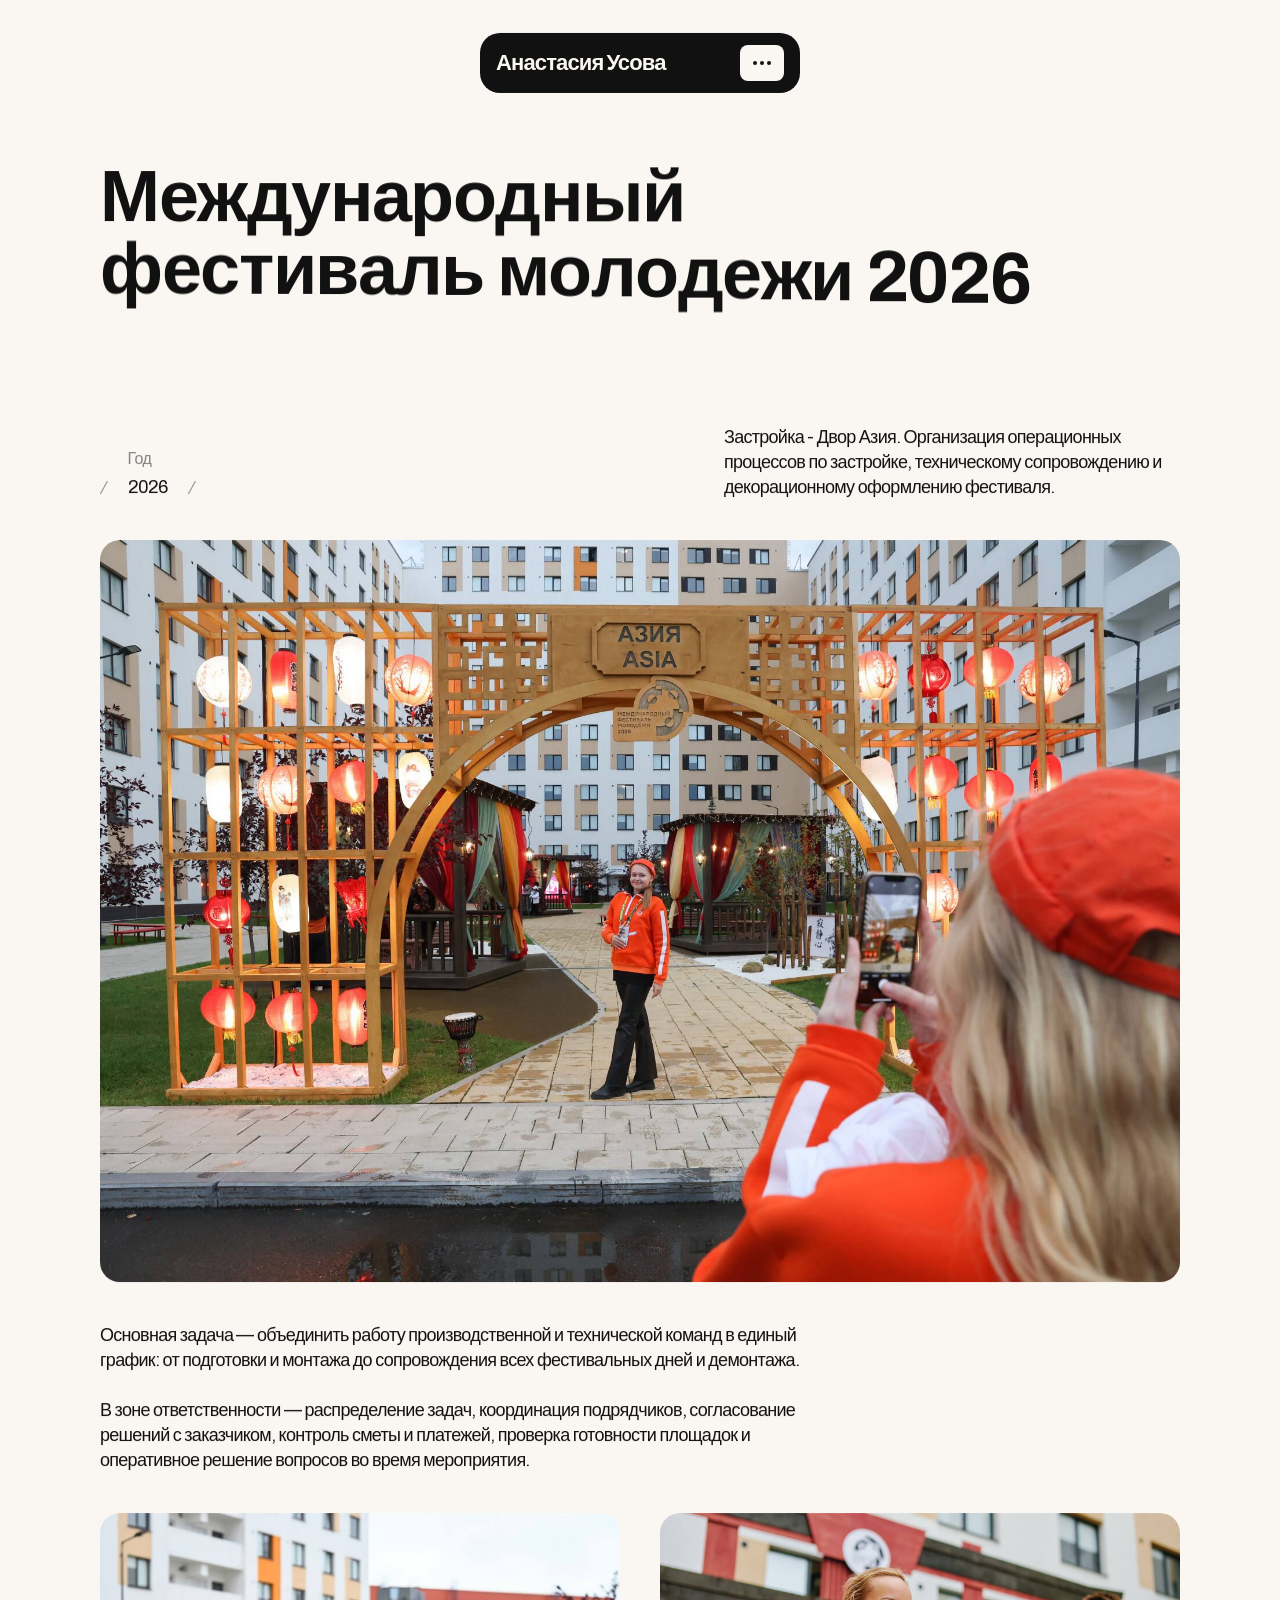
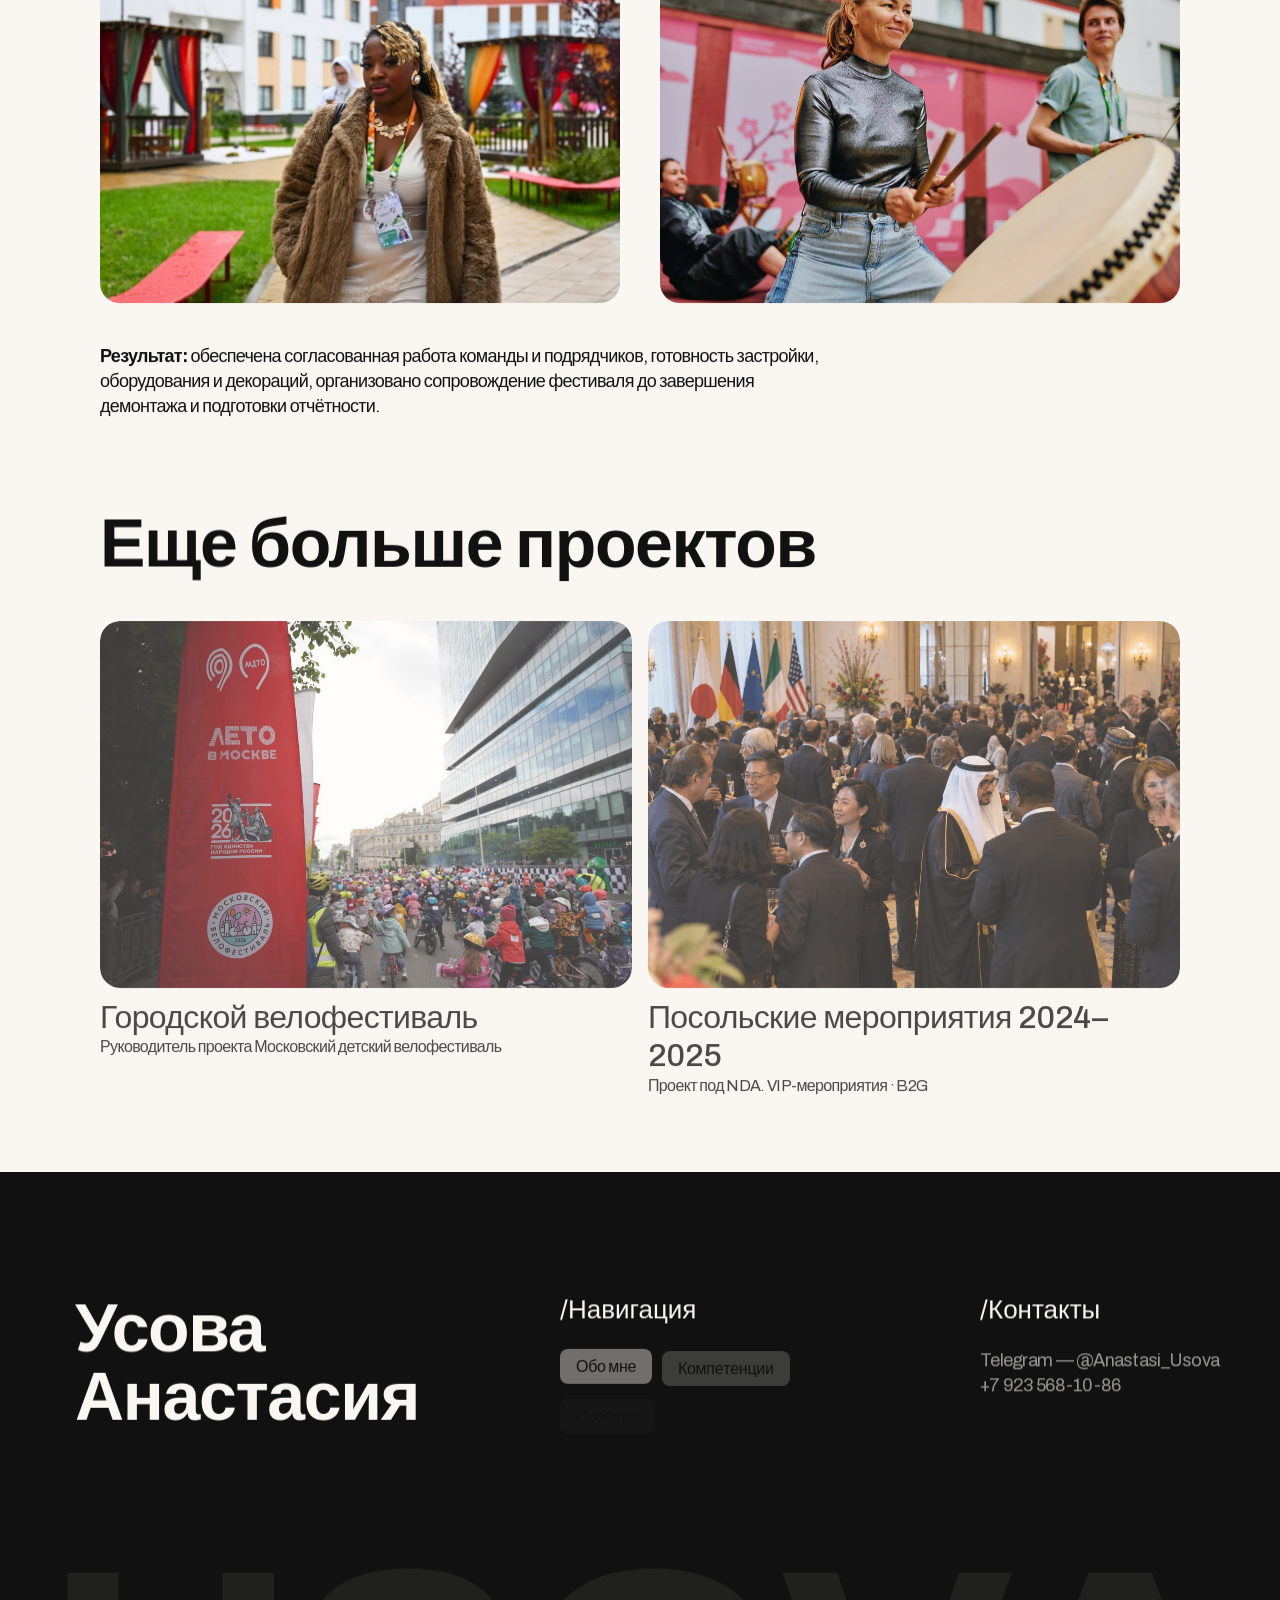
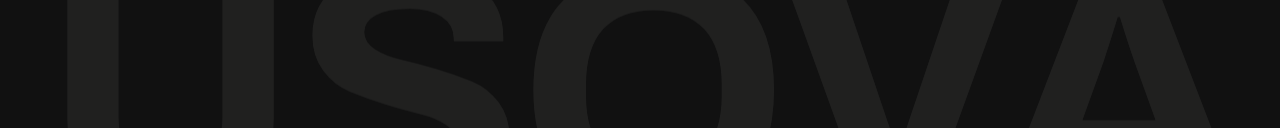
<file: work/международный-фестиваль-молодежи-2026/index.html>
<!doctype html>
<!-- Made in Framer · framer.com ✨ -->
<!-- Published Oct 4, 2026, 5:37 PM UTC -->
<html lang="ru">
<head><script>(function(){var p=location.pathname;if(p.endsWith("/index.html")){history.replaceState(null,"",p.slice(0,-10))}})()</script><script>(function(){document.addEventListener("click",function(e){if(e.defaultPrevented||e.button!==0||e.metaKey||e.ctrlKey||e.shiftKey||e.altKey)return;var a=e.target&&e.target.closest?e.target.closest("a[href]"):null;if(!a)return;if(a.target&&a.target!=="_self")return;if(a.hasAttribute("download"))return;var href=a.getAttribute("href")||"";if(href.charAt(0)==="#")return;var u;try{u=new URL(a.href,location.href)}catch(err){return}if(u.origin!==location.origin)return;if(u.pathname===location.pathname&&u.hash)return;e.preventDefault();e.stopPropagation();location.assign(u.href)},true)})()</script><script>(function(){var M={"/sites/HifM7NWpP5rWaB4Zd8ZQ7/searchIndex-FIsa473GG1Vd.json":"assets/framerusercontent.com/sites/HifM7NWpP5rWaB4Zd8ZQ7/searchIndex-FIsa473GG1Vd.json","/sites/HifM7NWpP5rWaB4Zd8ZQ7/searchIndex-88kqltV2LlXs.json":"assets/framerusercontent.com/sites/HifM7NWpP5rWaB4Zd8ZQ7/searchIndex-88kqltV2LlXs.json","/images/0t30Tm5nPeAHOzWwJzo8wBVR0.png":"assets/framerusercontent.com/images/0t30Tm5nPeAHOzWwJzo8wBVR0.png","/images/RSQPV6qneIx1h4A9l5NILdBxCu8.png":"assets/framerusercontent.com/images/RSQPV6qneIx1h4A9l5NILdBxCu8.png","/third-party-assets/fontshare/wf/O462VY6O6FTQCS72XVMTQHXAM4NN5CY3/TWF57ITZORMJ3MEWLQQIVO6BMXIB6FUR/MJQFMMOTEGNXDVM7HBBDTQHTVB2M7Y6G.woff2":"assets/framerusercontent.com/third-party-assets/fontshare/wf/O462VY6O6FTQCS72XVMTQHXAM4NN5CY3/TWF57ITZORMJ3MEWLQQIVO6BMXIB6FUR/MJQFMMOTEGNXDVM7HBBDTQHTVB2M7Y6G.woff2","/assets/5vvr9Vy74if2I6bQbJvbw7SY1pQ.woff2":"assets/framerusercontent.com/assets/5vvr9Vy74if2I6bQbJvbw7SY1pQ.woff2","/assets/EOr0mi4hNtlgWNn9if640EZzXCo.woff2":"assets/framerusercontent.com/assets/EOr0mi4hNtlgWNn9if640EZzXCo.woff2","/assets/Y9k9QrlZAqio88Klkmbd8VoMQc.woff2":"assets/framerusercontent.com/assets/Y9k9QrlZAqio88Klkmbd8VoMQc.woff2","/assets/OYrD2tBIBPvoJXiIHnLoOXnY9M.woff2":"assets/framerusercontent.com/assets/OYrD2tBIBPvoJXiIHnLoOXnY9M.woff2","/assets/JeYwfuaPfZHQhEG8U5gtPDZ7WQ.woff2":"assets/framerusercontent.com/assets/JeYwfuaPfZHQhEG8U5gtPDZ7WQ.woff2","/assets/GrgcKwrN6d3Uz8EwcLHZxwEfC4.woff2":"assets/framerusercontent.com/assets/GrgcKwrN6d3Uz8EwcLHZxwEfC4.woff2","/assets/b6Y37FthZeALduNqHicBT6FutY.woff2":"assets/framerusercontent.com/assets/b6Y37FthZeALduNqHicBT6FutY.woff2","/assets/DpPBYI0sL4fYLgAkX8KXOPVt7c.woff2":"assets/framerusercontent.com/assets/DpPBYI0sL4fYLgAkX8KXOPVt7c.woff2","/assets/4RAEQdEOrcnDkhHiiCbJOw92Lk.woff2":"assets/framerusercontent.com/assets/4RAEQdEOrcnDkhHiiCbJOw92Lk.woff2","/assets/1K3W8DizY3v4emK8Mb08YHxTbs.woff2":"assets/framerusercontent.com/assets/1K3W8DizY3v4emK8Mb08YHxTbs.woff2","/assets/tUSCtfYVM1I1IchuyCwz9gDdQ.woff2":"assets/framerusercontent.com/assets/tUSCtfYVM1I1IchuyCwz9gDdQ.woff2","/assets/VgYFWiwsAC5OYxAycRXXvhze58.woff2":"assets/framerusercontent.com/assets/VgYFWiwsAC5OYxAycRXXvhze58.woff2","/assets/syRNPWzAMIrcJ3wIlPIP43KjQs.woff2":"assets/framerusercontent.com/assets/syRNPWzAMIrcJ3wIlPIP43KjQs.woff2","/assets/GIryZETIX4IFypco5pYZONKhJIo.woff2":"assets/framerusercontent.com/assets/GIryZETIX4IFypco5pYZONKhJIo.woff2","/assets/H89BbHkbHDzlxZzxi8uPzTsp90.woff2":"assets/framerusercontent.com/assets/H89BbHkbHDzlxZzxi8uPzTsp90.woff2","/assets/u6gJwDuwB143kpNK1T1MDKDWkMc.woff2":"assets/framerusercontent.com/assets/u6gJwDuwB143kpNK1T1MDKDWkMc.woff2","/assets/43sJ6MfOPh1LCJt46OvyDuSbA6o.woff2":"assets/framerusercontent.com/assets/43sJ6MfOPh1LCJt46OvyDuSbA6o.woff2","/assets/wccHG0r4gBDAIRhfHiOlq6oEkqw.woff2":"assets/framerusercontent.com/assets/wccHG0r4gBDAIRhfHiOlq6oEkqw.woff2","/assets/WZ367JPwf9bRW6LdTHN8rXgSjw.woff2":"assets/framerusercontent.com/assets/WZ367JPwf9bRW6LdTHN8rXgSjw.woff2","/assets/ia3uin3hQWqDrVloC1zEtYHWw.woff2":"assets/framerusercontent.com/assets/ia3uin3hQWqDrVloC1zEtYHWw.woff2","/assets/2A4Xx7CngadFGlVV4xrO06OBHY.woff2":"assets/framerusercontent.com/assets/2A4Xx7CngadFGlVV4xrO06OBHY.woff2","/assets/CfMzU8w2e7tHgF4T4rATMPuWosA.woff2":"assets/framerusercontent.com/assets/CfMzU8w2e7tHgF4T4rATMPuWosA.woff2","/assets/867QObYax8ANsfX4TGEVU9YiCM.woff2":"assets/framerusercontent.com/assets/867QObYax8ANsfX4TGEVU9YiCM.woff2","/assets/Oyn2ZbENFdnW7mt2Lzjk1h9Zb9k.woff2":"assets/framerusercontent.com/assets/Oyn2ZbENFdnW7mt2Lzjk1h9Zb9k.woff2","/assets/cdAe8hgZ1cMyLu9g005pAW3xMo.woff2":"assets/framerusercontent.com/assets/cdAe8hgZ1cMyLu9g005pAW3xMo.woff2","/assets/DOfvtmE1UplCq161m6Hj8CSQYg.woff2":"assets/framerusercontent.com/assets/DOfvtmE1UplCq161m6Hj8CSQYg.woff2","/assets/pKRFNWFoZl77qYCAIp84lN1h944.woff2":"assets/framerusercontent.com/assets/pKRFNWFoZl77qYCAIp84lN1h944.woff2","/assets/tKtBcDnBMevsEEJKdNGhhkLzYo.woff2":"assets/framerusercontent.com/assets/tKtBcDnBMevsEEJKdNGhhkLzYo.woff2","/assets/mkY5Sgyq51ik0AMrSBwhm9DJg.woff2":"assets/framerusercontent.com/assets/mkY5Sgyq51ik0AMrSBwhm9DJg.woff2","/assets/X5hj6qzcHUYv7h1390c8Rhm6550.woff2":"assets/framerusercontent.com/assets/X5hj6qzcHUYv7h1390c8Rhm6550.woff2","/assets/gQhNpS3tN86g8RcVKYUUaKt2oMQ.woff2":"assets/framerusercontent.com/assets/gQhNpS3tN86g8RcVKYUUaKt2oMQ.woff2","/assets/cugnVhSraaRyANCaUtI5FV17wk.woff2":"assets/framerusercontent.com/assets/cugnVhSraaRyANCaUtI5FV17wk.woff2","/assets/5HcVoGak8k5agFJSaKa4floXVu0.woff2":"assets/framerusercontent.com/assets/5HcVoGak8k5agFJSaKa4floXVu0.woff2","/assets/rZ5DdENNqIdFTIyQQiP5isO7M.woff2":"assets/framerusercontent.com/assets/rZ5DdENNqIdFTIyQQiP5isO7M.woff2","/assets/P2Bw01CtL0b9wqygO0sSVogWbo.woff2":"assets/framerusercontent.com/assets/P2Bw01CtL0b9wqygO0sSVogWbo.woff2","/assets/05KsVHGDmqXSBXM4yRZ65P8i0s.woff2":"assets/framerusercontent.com/assets/05KsVHGDmqXSBXM4yRZ65P8i0s.woff2","/assets/ky8ovPukK4dJ1Pxq74qGhOqCYI.woff2":"assets/framerusercontent.com/assets/ky8ovPukK4dJ1Pxq74qGhOqCYI.woff2","/assets/vvNSqIj42qeQ2bvCRBIWKHscrc.woff2":"assets/framerusercontent.com/assets/vvNSqIj42qeQ2bvCRBIWKHscrc.woff2","/assets/3ZmXbBKToJifDV9gwcifVd1tEY.woff2":"assets/framerusercontent.com/assets/3ZmXbBKToJifDV9gwcifVd1tEY.woff2","/assets/FNfhX3dt4ChuLJq2PwdlxHO7PU.woff2":"assets/framerusercontent.com/assets/FNfhX3dt4ChuLJq2PwdlxHO7PU.woff2","/assets/gcnfba68tfm7qAyrWRCf9r34jg.woff2":"assets/framerusercontent.com/assets/gcnfba68tfm7qAyrWRCf9r34jg.woff2","/assets/efTfQcBJ53kM2pB1hezSZ3RDUFs.woff2":"assets/framerusercontent.com/assets/efTfQcBJ53kM2pB1hezSZ3RDUFs.woff2","/assets/vxBnBhH8768IFAXAb4Qf6wQHKs.woff2":"assets/framerusercontent.com/assets/vxBnBhH8768IFAXAb4Qf6wQHKs.woff2","/assets/zSsEuoJdh8mcFVk976C05ZfQr8.woff2":"assets/framerusercontent.com/assets/zSsEuoJdh8mcFVk976C05ZfQr8.woff2","/assets/b8ezwLrN7h2AUoPEENcsTMVJ0.woff2":"assets/framerusercontent.com/assets/b8ezwLrN7h2AUoPEENcsTMVJ0.woff2","/assets/mvNEIBLyHbscgHtwfsByjXUz3XY.woff2":"assets/framerusercontent.com/assets/mvNEIBLyHbscgHtwfsByjXUz3XY.woff2","/assets/6FI2EneKzM3qBy5foOZXey7coCA.woff2":"assets/framerusercontent.com/assets/6FI2EneKzM3qBy5foOZXey7coCA.woff2","/assets/fuyXZpVvOjq8NesCOfgirHCWyg.woff2":"assets/framerusercontent.com/assets/fuyXZpVvOjq8NesCOfgirHCWyg.woff2","/assets/NHHeAKJVP0ZWHk5YZnQQChIsBM.woff2":"assets/framerusercontent.com/assets/NHHeAKJVP0ZWHk5YZnQQChIsBM.woff2","/third-party-assets/fontshare/wf/5ISYWGR43XD57J2U5VEYATNUZO57OCPH/UIED7ZBTCD42AJ7GJT5NWKWHCOVDRNAP/EPHSF4UBJRLGUILEFJVCMY7ET4W5HPUF.woff2":"assets/framerusercontent.com/third-party-assets/fontshare/wf/5ISYWGR43XD57J2U5VEYATNUZO57OCPH/UIED7ZBTCD42AJ7GJT5NWKWHCOVDRNAP/EPHSF4UBJRLGUILEFJVCMY7ET4W5HPUF.woff2","/third-party-assets/fontshare/wf/YSKLU24545WP65XCD7ZVOFPD6AKR3JSM/SPF276V6UKGPA6W5ZNFTEWBJXRSQNXCR/7BTLO3ZVFMNDGT63YATXTEALTKTYZUZG.woff2":"assets/framerusercontent.com/third-party-assets/fontshare/wf/YSKLU24545WP65XCD7ZVOFPD6AKR3JSM/SPF276V6UKGPA6W5ZNFTEWBJXRSQNXCR/7BTLO3ZVFMNDGT63YATXTEALTKTYZUZG.woff2","/third-party-assets/fontshare/wf/RJX4LSNI55LNZ6QWGQALARVRCFUYJDBE/HQPW4MP6HXPYZKXF6CFWGJ6ZOJBHKM3X/UHPKREF72UMVMQSKHPDQ42AVOZPICLOJ.woff2":"assets/framerusercontent.com/third-party-assets/fontshare/wf/RJX4LSNI55LNZ6QWGQALARVRCFUYJDBE/HQPW4MP6HXPYZKXF6CFWGJ6ZOJBHKM3X/UHPKREF72UMVMQSKHPDQ42AVOZPICLOJ.woff2","/third-party-assets/fontshare/wf/KQRPW26V7MQVOVIROFMASPZA32ATHS6D/IXS7QF2ZEPITRFFHZVK6DY26UIO5JY5W/3N3HRVZHDNQLKFXB3E335N7AXAKKO7QL.woff2":"assets/framerusercontent.com/third-party-assets/fontshare/wf/KQRPW26V7MQVOVIROFMASPZA32ATHS6D/IXS7QF2ZEPITRFFHZVK6DY26UIO5JY5W/3N3HRVZHDNQLKFXB3E335N7AXAKKO7QL.woff2","/third-party-assets/fontshare/wf/CAPUNOGRVOEFSVSVS2JLPSFY7X2SDN6Y/NBTUZADGJJK244MWHOCUJ4UOQCHXR3OZ/M4ILLQ6F2CHZIYSTJIVDF4ND4SCO5IEF.woff2":"assets/framerusercontent.com/third-party-assets/fontshare/wf/CAPUNOGRVOEFSVSVS2JLPSFY7X2SDN6Y/NBTUZADGJJK244MWHOCUJ4UOQCHXR3OZ/M4ILLQ6F2CHZIYSTJIVDF4ND4SCO5IEF.woff2","/third-party-assets/fontshare/wf/LI7A4SRW3BDRDSU6O6XU25VZ4OLHFNPS/NYVLAUHN4U2SSDS6DXNULP3ABEKGCHY4/T7LX6PNCPANWSGBNSTIYL3B4LD7QGPID.woff2":"assets/framerusercontent.com/third-party-assets/fontshare/wf/LI7A4SRW3BDRDSU6O6XU25VZ4OLHFNPS/NYVLAUHN4U2SSDS6DXNULP3ABEKGCHY4/T7LX6PNCPANWSGBNSTIYL3B4LD7QGPID.woff2","/third-party-assets/fontshare/wf/HDCJIGGT2U6DURV6536JGTM6VWUIKBSN/ALDOEF2ZUO2T3XAAXI44RMXEPAEQ4BP2/VYFZGEBESZ2HUTOKHQIILYMFZUUHJZ56.woff2":"assets/framerusercontent.com/third-party-assets/fontshare/wf/HDCJIGGT2U6DURV6536JGTM6VWUIKBSN/ALDOEF2ZUO2T3XAAXI44RMXEPAEQ4BP2/VYFZGEBESZ2HUTOKHQIILYMFZUUHJZ56.woff2","/third-party-assets/fontshare/wf/NHFJ26T6QCAZJJ2C5FR5LXO3RB43FJWL/L4QQWE6DLDRGG2DZLUPJBOEHMFWATK6B/365ENB5SRQOXDZEVNAEMZN5IJNZBEFIP.woff2":"assets/framerusercontent.com/third-party-assets/fontshare/wf/NHFJ26T6QCAZJJ2C5FR5LXO3RB43FJWL/L4QQWE6DLDRGG2DZLUPJBOEHMFWATK6B/365ENB5SRQOXDZEVNAEMZN5IJNZBEFIP.woff2","/third-party-assets/fontshare/wf/Y42A6OBFKHMPOGSSWNFHV6ASZ7RM3IXN/JID5YS2RALYHLX7OX7ELWBV5EF3C3ZQS/4QOBYYT6LF33KRDEW47UQ3DFAEWGYHD4.woff2":"assets/framerusercontent.com/third-party-assets/fontshare/wf/Y42A6OBFKHMPOGSSWNFHV6ASZ7RM3IXN/JID5YS2RALYHLX7OX7ELWBV5EF3C3ZQS/4QOBYYT6LF33KRDEW47UQ3DFAEWGYHD4.woff2","/third-party-assets/fontshare/wf/6YMFPXTZM4O4CKQMQTPPJXOSPTUX4FAO/ZXIGNMOKJZZB7E6EUWESUAHOSFM2XO7S/XUGABKNP6OBXLKQHWCCIUYO3F7G6VE6C.woff2":"assets/framerusercontent.com/third-party-assets/fontshare/wf/6YMFPXTZM4O4CKQMQTPPJXOSPTUX4FAO/ZXIGNMOKJZZB7E6EUWESUAHOSFM2XO7S/XUGABKNP6OBXLKQHWCCIUYO3F7G6VE6C.woff2","/third-party-assets/fontshare/wf/74CQWFDUX3J5GVNQOPLQR7NPXA5LUUHF/2WQNDS33EG6A36VIETFNVAL2JNFNQAXP/UTJXILWXI5MQOWDY7MJDKREPOJBGF5VY.woff2":"assets/framerusercontent.com/third-party-assets/fontshare/wf/74CQWFDUX3J5GVNQOPLQR7NPXA5LUUHF/2WQNDS33EG6A36VIETFNVAL2JNFNQAXP/UTJXILWXI5MQOWDY7MJDKREPOJBGF5VY.woff2","/third-party-assets/fontshare/wf/F5RLVZAAIFTTOUZCAGXSRHZGXKIH5EXB/IU4JRATO5NXUAJNVPECD46XUNDJVGCZY/HI3GXDQAABUJ5YHSPOI3V5JTNTJ4PCRR.woff2":"assets/framerusercontent.com/third-party-assets/fontshare/wf/F5RLVZAAIFTTOUZCAGXSRHZGXKIH5EXB/IU4JRATO5NXUAJNVPECD46XUNDJVGCZY/HI3GXDQAABUJ5YHSPOI3V5JTNTJ4PCRR.woff2","/third-party-assets/fontshare/wf/AYUCMYLP34NRIIJDOKHFUSBEXNOHJUFO/KOI6F2S4QJWP2R33XRGMT755DXQRFV2X/GXMY4OWOMSBGUOYA32EXBFKNWE343BJP.woff2":"assets/framerusercontent.com/third-party-assets/fontshare/wf/AYUCMYLP34NRIIJDOKHFUSBEXNOHJUFO/KOI6F2S4QJWP2R33XRGMT755DXQRFV2X/GXMY4OWOMSBGUOYA32EXBFKNWE343BJP.woff2","/images/rR6HYXBrMmX4cRpXfXUOvpvpB0.png":"assets/framerusercontent.com/images/rR6HYXBrMmX4cRpXfXUOvpvpB0.png","/images/geBaz54Ch2MzNfruUmRCmZnTbYw.jpg?scale-down-to=512&width=640&height=640":"assets/framerusercontent.com/images/geBaz54Ch2MzNfruUmRCmZnTbYw.0c2qcuz.jpg","/images/geBaz54Ch2MzNfruUmRCmZnTbYw.jpg?width=640&height=640":"assets/framerusercontent.com/images/geBaz54Ch2MzNfruUmRCmZnTbYw.1v6pxe9.jpg","/images/lIIjRX5gxRdY7UWw5wqIXicPOA.png?scale-down-to=512&width=2550&height=2550":"assets/framerusercontent.com/images/lIIjRX5gxRdY7UWw5wqIXicPOA.1itdig3.png","/images/lIIjRX5gxRdY7UWw5wqIXicPOA.png?scale-down-to=1024&width=2550&height=2550":"assets/framerusercontent.com/images/lIIjRX5gxRdY7UWw5wqIXicPOA.02qw9ti.png","/images/lIIjRX5gxRdY7UWw5wqIXicPOA.png?scale-down-to=2048&width=2550&height=2550":"assets/framerusercontent.com/images/lIIjRX5gxRdY7UWw5wqIXicPOA.1hp5o8p.png","/images/lIIjRX5gxRdY7UWw5wqIXicPOA.png?width=2550&height=2550":"assets/framerusercontent.com/images/lIIjRX5gxRdY7UWw5wqIXicPOA.0ymg0c9.png","/images/OLDYsHB9RMavvQrkVRNy08ZXYE.png?scale-down-to=512&width=2550&height=2550":"assets/framerusercontent.com/images/OLDYsHB9RMavvQrkVRNy08ZXYE.1itdig3.png","/images/OLDYsHB9RMavvQrkVRNy08ZXYE.png?scale-down-to=1024&width=2550&height=2550":"assets/framerusercontent.com/images/OLDYsHB9RMavvQrkVRNy08ZXYE.02qw9ti.png","/images/OLDYsHB9RMavvQrkVRNy08ZXYE.png?scale-down-to=2048&width=2550&height=2550":"assets/framerusercontent.com/images/OLDYsHB9RMavvQrkVRNy08ZXYE.1hp5o8p.png","/images/OLDYsHB9RMavvQrkVRNy08ZXYE.png?width=2550&height=2550":"assets/framerusercontent.com/images/OLDYsHB9RMavvQrkVRNy08ZXYE.0ymg0c9.png","/images/sT3NW9KnnzUld1CH9jLCvWzUWpc.jpeg?scale-down-to=512&width=1920&height=1280":"assets/framerusercontent.com/images/sT3NW9KnnzUld1CH9jLCvWzUWpc.1vo4npc.jpeg","/images/sT3NW9KnnzUld1CH9jLCvWzUWpc.jpeg?scale-down-to=1024&width=1920&height=1280":"assets/framerusercontent.com/images/sT3NW9KnnzUld1CH9jLCvWzUWpc.1t78lfp.jpeg","/images/sT3NW9KnnzUld1CH9jLCvWzUWpc.jpeg?width=1920&height=1280":"assets/framerusercontent.com/images/sT3NW9KnnzUld1CH9jLCvWzUWpc.0ddotwm.jpeg","/images/VX3ILtk4PeXQE6xrSt41ghnnJhA.jpg?scale-down-to=512&width=6000&height=4000":"assets/framerusercontent.com/images/VX3ILtk4PeXQE6xrSt41ghnnJhA.0tg32w9.jpg","/images/VX3ILtk4PeXQE6xrSt41ghnnJhA.jpg?scale-down-to=1024&width=6000&height=4000":"assets/framerusercontent.com/images/VX3ILtk4PeXQE6xrSt41ghnnJhA.1dl6k44.jpg","/images/VX3ILtk4PeXQE6xrSt41ghnnJhA.jpg?scale-down-to=2048&width=6000&height=4000":"assets/framerusercontent.com/images/VX3ILtk4PeXQE6xrSt41ghnnJhA.0fv4bdf.jpg","/images/VX3ILtk4PeXQE6xrSt41ghnnJhA.jpg?scale-down-to=4096&width=6000&height=4000":"assets/framerusercontent.com/images/VX3ILtk4PeXQE6xrSt41ghnnJhA.0tcwlf4.jpg","/images/VX3ILtk4PeXQE6xrSt41ghnnJhA.jpg?width=6000&height=4000":"assets/framerusercontent.com/images/VX3ILtk4PeXQE6xrSt41ghnnJhA.0bdu9g3.jpg","/images/vBkgk7QhfAIt8d8cv8Vs5qWEtM.png?scale-down-to=512&width=1448&height=1086":"assets/framerusercontent.com/images/vBkgk7QhfAIt8d8cv8Vs5qWEtM.0k2tlb9.png","/images/vBkgk7QhfAIt8d8cv8Vs5qWEtM.png?scale-down-to=1024&width=1448&height=1086":"assets/framerusercontent.com/images/vBkgk7QhfAIt8d8cv8Vs5qWEtM.190od9w.png","/images/vBkgk7QhfAIt8d8cv8Vs5qWEtM.png?width=1448&height=1086":"assets/framerusercontent.com/images/vBkgk7QhfAIt8d8cv8Vs5qWEtM.0kec1jz.png","/images/tYw7ZXa0Xc0iCOtzxVHX9Dou6tw.jpg?scale-down-to=512&width=5472&height=3648":"assets/framerusercontent.com/images/tYw7ZXa0Xc0iCOtzxVHX9Dou6tw.0ajslsi.jpg","/images/tYw7ZXa0Xc0iCOtzxVHX9Dou6tw.jpg?scale-down-to=1024&width=5472&height=3648":"assets/framerusercontent.com/images/tYw7ZXa0Xc0iCOtzxVHX9Dou6tw.0beu0jb.jpg","/images/tYw7ZXa0Xc0iCOtzxVHX9Dou6tw.jpg?scale-down-to=2048&width=5472&height=3648":"assets/framerusercontent.com/images/tYw7ZXa0Xc0iCOtzxVHX9Dou6tw.00ws140.jpg","/images/tYw7ZXa0Xc0iCOtzxVHX9Dou6tw.jpg?scale-down-to=4096&width=5472&height=3648":"assets/framerusercontent.com/images/tYw7ZXa0Xc0iCOtzxVHX9Dou6tw.0q5v3hn.jpg","/images/tYw7ZXa0Xc0iCOtzxVHX9Dou6tw.jpg?width=5472&height=3648":"assets/framerusercontent.com/images/tYw7ZXa0Xc0iCOtzxVHX9Dou6tw.166y1y8.jpg","/images/EAonPYLDleoqbSdqZY1dJxtgYM.jpeg?scale-down-to=512&width=1280&height=960":"assets/framerusercontent.com/images/EAonPYLDleoqbSdqZY1dJxtgYM.0wa0cmp.jpeg","/images/EAonPYLDleoqbSdqZY1dJxtgYM.jpeg?scale-down-to=1024&width=1280&height=960":"assets/framerusercontent.com/images/EAonPYLDleoqbSdqZY1dJxtgYM.1470om2.jpeg","/images/EAonPYLDleoqbSdqZY1dJxtgYM.jpeg?width=1280&height=960":"assets/framerusercontent.com/images/EAonPYLDleoqbSdqZY1dJxtgYM.05pum4z.jpeg","/images/XAdfcvsnuUogOuBD4j7s9Wpdyh8.png?scale-down-to=512&width=892&height=696":"assets/framerusercontent.com/images/XAdfcvsnuUogOuBD4j7s9Wpdyh8.01kb3mn.png","/images/XAdfcvsnuUogOuBD4j7s9Wpdyh8.png?width=892&height=696":"assets/framerusercontent.com/images/XAdfcvsnuUogOuBD4j7s9Wpdyh8.1lowzih.png","/images/nHixFXbIB4UHszdmtyoWS4JwtE.png?scale-down-to=512&width=774&height=594":"assets/framerusercontent.com/images/nHixFXbIB4UHszdmtyoWS4JwtE.1xxbn57.png","/images/nHixFXbIB4UHszdmtyoWS4JwtE.png?width=774&height=594":"assets/framerusercontent.com/images/nHixFXbIB4UHszdmtyoWS4JwtE.1px66ll.png","/images/bYHSwYXA6KPjB4xnKSTXN5XSpk.png?scale-down-to=512&width=950&height=698":"assets/framerusercontent.com/images/bYHSwYXA6KPjB4xnKSTXN5XSpk.0z73avi.png","/images/bYHSwYXA6KPjB4xnKSTXN5XSpk.png?width=950&height=698":"assets/framerusercontent.com/images/bYHSwYXA6KPjB4xnKSTXN5XSpk.1o9uy5k.png","/images/E8gRzQGE3ajQld00cdzWTYr26k.png?scale-down-to=512&width=842&height=364":"assets/framerusercontent.com/images/E8gRzQGE3ajQld00cdzWTYr26k.0o9taba.png","/images/E8gRzQGE3ajQld00cdzWTYr26k.png?width=842&height=364":"assets/framerusercontent.com/images/E8gRzQGE3ajQld00cdzWTYr26k.1218oao.png","/images/MIOUQZGOYddq7qqBLOi47oS4.jpg?scale-down-to=512&width=640&height=640":"assets/framerusercontent.com/images/MIOUQZGOYddq7qqBLOi47oS4.0c2qcuz.jpg","/images/MIOUQZGOYddq7qqBLOi47oS4.jpg?width=640&height=640":"assets/framerusercontent.com/images/MIOUQZGOYddq7qqBLOi47oS4.1v6pxe9.jpg","/images/JfnufHbCmNFmQVa6Math9HxhnCE.jpeg?width=3024&height=4032":"assets/framerusercontent.com/images/JfnufHbCmNFmQVa6Math9HxhnCE.0tdnkg9.jpeg","/images/5CizE88geCmP4pNQt5wVC395wg.png?scale-down-to=512&width=1254&height=1254":"assets/framerusercontent.com/images/5CizE88geCmP4pNQt5wVC395wg.0gl235f.png","/images/5CizE88geCmP4pNQt5wVC395wg.png?scale-down-to=1024&width=1254&height=1254":"assets/framerusercontent.com/images/5CizE88geCmP4pNQt5wVC395wg.1j6jn5a.png","/images/5CizE88geCmP4pNQt5wVC395wg.png?width=1254&height=1254":"assets/framerusercontent.com/images/5CizE88geCmP4pNQt5wVC395wg.19m19ax.png","/sites/HifM7NWpP5rWaB4Zd8ZQ7/rolldown-runtime.Dh6celcD.mjs":"assets/framerusercontent.com/sites/HifM7NWpP5rWaB4Zd8ZQ7/rolldown-runtime.Dh6celcD.mjs","/sites/HifM7NWpP5rWaB4Zd8ZQ7/react.iNMCLRE-.mjs":"assets/framerusercontent.com/sites/HifM7NWpP5rWaB4Zd8ZQ7/react.iNMCLRE-.mjs","/sites/HifM7NWpP5rWaB4Zd8ZQ7/motion.ja2SjSsW.mjs":"assets/framerusercontent.com/sites/HifM7NWpP5rWaB4Zd8ZQ7/motion.ja2SjSsW.mjs","/sites/HifM7NWpP5rWaB4Zd8ZQ7/framer.jCWBrWDj.mjs":"assets/framerusercontent.com/sites/HifM7NWpP5rWaB4Zd8ZQ7/framer.jCWBrWDj.mjs","/sites/HifM7NWpP5rWaB4Zd8ZQ7/shared-lib.CNfpcV5H.mjs":"assets/framerusercontent.com/sites/HifM7NWpP5rWaB4Zd8ZQ7/shared-lib.CNfpcV5H.mjs","/sites/HifM7NWpP5rWaB4Zd8ZQ7/vfwbnhWq9.DCVWcsq8.mjs":"assets/framerusercontent.com/sites/HifM7NWpP5rWaB4Zd8ZQ7/vfwbnhWq9.DCVWcsq8.mjs","/sites/HifM7NWpP5rWaB4Zd8ZQ7/ZzJs53LxK.BQQRmQv7.mjs":"assets/framerusercontent.com/sites/HifM7NWpP5rWaB4Zd8ZQ7/ZzJs53LxK.BQQRmQv7.mjs","/sites/HifM7NWpP5rWaB4Zd8ZQ7/RollingTextHover_Prod.BIWfGc-E.mjs":"assets/framerusercontent.com/sites/HifM7NWpP5rWaB4Zd8ZQ7/RollingTextHover_Prod.BIWfGc-E.mjs","/sites/HifM7NWpP5rWaB4Zd8ZQ7/sExDoiGDX.JgJIqdBy.mjs":"assets/framerusercontent.com/sites/HifM7NWpP5rWaB4Zd8ZQ7/sExDoiGDX.JgJIqdBy.mjs","/sites/HifM7NWpP5rWaB4Zd8ZQ7/kDSVT0LJlWWVu-MaLoBPaAhPAPfpgbTOflxGZj5WWWo.DdzIBTJ6.mjs":"assets/framerusercontent.com/sites/HifM7NWpP5rWaB4Zd8ZQ7/kDSVT0LJlWWVu-MaLoBPaAhPAPfpgbTOflxGZj5WWWo.DdzIBTJ6.mjs","/sites/HifM7NWpP5rWaB4Zd8ZQ7/sJTxBXgD6.DkNzCvtY.mjs":"assets/framerusercontent.com/sites/HifM7NWpP5rWaB4Zd8ZQ7/sJTxBXgD6.DkNzCvtY.mjs","/sites/HifM7NWpP5rWaB4Zd8ZQ7/fFe6mcKZ_.FIzauHv-.mjs":"assets/framerusercontent.com/sites/HifM7NWpP5rWaB4Zd8ZQ7/fFe6mcKZ_.FIzauHv-.mjs","/sites/HifM7NWpP5rWaB4Zd8ZQ7/KHlTAyaQu.RfrQ5gRs.mjs":"assets/framerusercontent.com/sites/HifM7NWpP5rWaB4Zd8ZQ7/KHlTAyaQu.RfrQ5gRs.mjs","/sites/HifM7NWpP5rWaB4Zd8ZQ7/mS3YSZE9A.BBrm8TxY.mjs":"assets/framerusercontent.com/sites/HifM7NWpP5rWaB4Zd8ZQ7/mS3YSZE9A.BBrm8TxY.mjs","/sites/HifM7NWpP5rWaB4Zd8ZQ7/w_CyZzaFR.DozAnOqC.mjs":"assets/framerusercontent.com/sites/HifM7NWpP5rWaB4Zd8ZQ7/w_CyZzaFR.DozAnOqC.mjs","/sites/HifM7NWpP5rWaB4Zd8ZQ7/yh3encGYx.D7XTiZ3i.mjs":"assets/framerusercontent.com/sites/HifM7NWpP5rWaB4Zd8ZQ7/yh3encGYx.D7XTiZ3i.mjs","/sites/HifM7NWpP5rWaB4Zd8ZQ7/CjkroI68_Al-YazMdTRT_nuJVOKq5_FqwTqmsTgOQGQ.C4TwujPO.mjs":"assets/framerusercontent.com/sites/HifM7NWpP5rWaB4Zd8ZQ7/CjkroI68_Al-YazMdTRT_nuJVOKq5_FqwTqmsTgOQGQ.C4TwujPO.mjs","/sites/HifM7NWpP5rWaB4Zd8ZQ7/script_main.Ci-k_6pn.mjs":"assets/framerusercontent.com/sites/HifM7NWpP5rWaB4Zd8ZQ7/script_main.Ci-k_6pn.mjs","/assets/BMKOu79jBtM2GOCccyl1NoizDoU.png":"assets/framerusercontent.com/assets/BMKOu79jBtM2GOCccyl1NoizDoU.png","/sites/HifM7NWpP5rWaB4Zd8ZQ7/6plxkpfjOgazO3uTwzCqBB8IRHo0pgFOXusH-iUAOfg.Tp1TklC6.mjs":"assets/framerusercontent.com/sites/HifM7NWpP5rWaB4Zd8ZQ7/6plxkpfjOgazO3uTwzCqBB8IRHo0pgFOXusH-iUAOfg.Tp1TklC6.mjs","/sites/HifM7NWpP5rWaB4Zd8ZQ7/dPClOXQ0u.B8VurUoS.mjs":"assets/framerusercontent.com/sites/HifM7NWpP5rWaB4Zd8ZQ7/dPClOXQ0u.B8VurUoS.mjs","/sites/HifM7NWpP5rWaB4Zd8ZQ7/B2ag-rK0cp3jpqSKS1TjXMCiDoOkz2L68AwVTmgi3Js.QxIQQywu.mjs":"assets/framerusercontent.com/sites/HifM7NWpP5rWaB4Zd8ZQ7/B2ag-rK0cp3jpqSKS1TjXMCiDoOkz2L68AwVTmgi3Js.QxIQQywu.mjs","/images/Cipaw4Dz8PCU38M7IkfaEJjpLY.jpeg?scale-down-to=512&width=1264&height=841":"assets/framerusercontent.com/images/Cipaw4Dz8PCU38M7IkfaEJjpLY.0dqexgh.jpeg","/images/Cipaw4Dz8PCU38M7IkfaEJjpLY.jpeg?scale-down-to=1024&width=1264&height=841":"assets/framerusercontent.com/images/Cipaw4Dz8PCU38M7IkfaEJjpLY.0glxy32.jpeg","/images/Cipaw4Dz8PCU38M7IkfaEJjpLY.jpeg?width=1264&height=841":"assets/framerusercontent.com/images/Cipaw4Dz8PCU38M7IkfaEJjpLY.0nl280z.jpeg","/images/Jm6ejtYkkFs0wLM2MvnPRgLdmgQ.jpeg?scale-down-to=512&width=1920&height=1280":"assets/framerusercontent.com/images/Jm6ejtYkkFs0wLM2MvnPRgLdmgQ.1vo4npc.jpeg","/images/Jm6ejtYkkFs0wLM2MvnPRgLdmgQ.jpeg?scale-down-to=1024&width=1920&height=1280":"assets/framerusercontent.com/images/Jm6ejtYkkFs0wLM2MvnPRgLdmgQ.1t78lfp.jpeg","/images/Jm6ejtYkkFs0wLM2MvnPRgLdmgQ.jpeg?width=1920&height=1280":"assets/framerusercontent.com/images/Jm6ejtYkkFs0wLM2MvnPRgLdmgQ.0ddotwm.jpeg","/sites/HifM7NWpP5rWaB4Zd8ZQ7/VgSPXz8kkfoSDUAMsGqE2LJXkPzJi7pZ5qaORbOiTj8.D1d3C2Pp.mjs":"assets/framerusercontent.com/sites/HifM7NWpP5rWaB4Zd8ZQ7/VgSPXz8kkfoSDUAMsGqE2LJXkPzJi7pZ5qaORbOiTj8.D1d3C2Pp.mjs","/sites/HifM7NWpP5rWaB4Zd8ZQ7/WhJv80hfW.8MFfB5D_.mjs":"assets/framerusercontent.com/sites/HifM7NWpP5rWaB4Zd8ZQ7/WhJv80hfW.8MFfB5D_.mjs","/sites/HifM7NWpP5rWaB4Zd8ZQ7/my_oBdN4qWHE0ENGlBvjlNaicmlKhavE5pRNkjySLlY.7KD_mg-m.mjs":"assets/framerusercontent.com/sites/HifM7NWpP5rWaB4Zd8ZQ7/my_oBdN4qWHE0ENGlBvjlNaicmlKhavE5pRNkjySLlY.7KD_mg-m.mjs","/assets/0t30Tm5nPeAHOzWwJzo8wBVR0.png":"assets/framerusercontent.com/assets/0t30Tm5nPeAHOzWwJzo8wBVR0.png","/assets/RSQPV6qneIx1h4A9l5NILdBxCu8.png":"assets/framerusercontent.com/assets/RSQPV6qneIx1h4A9l5NILdBxCu8.png","/images/0ZRCBbtQTTzzkApSU8VqdueR1I.png?width=1160&height=870":"assets/framerusercontent.com/images/0ZRCBbtQTTzzkApSU8VqdueR1I.17p5r74.png","/images/0ZRCBbtQTTzzkApSU8VqdueR1I.png?scale-down-to=512&width=1160&height=870":"assets/framerusercontent.com/images/0ZRCBbtQTTzzkApSU8VqdueR1I.07b5zom.png","/images/0ZRCBbtQTTzzkApSU8VqdueR1I.png?scale-down-to=1024&width=1160&height=870":"assets/framerusercontent.com/images/0ZRCBbtQTTzzkApSU8VqdueR1I.0l3arax.png","/third-party-assets/fontshare/":"assets/framerusercontent.com/third-party-assets/fontshare/index","/images/MG7SSqT3AUbDDMeyGynYFWvAWI.png?width=160&height=160":"assets/framerusercontent.com/images/MG7SSqT3AUbDDMeyGynYFWvAWI.14pte2r.png","/images/WsYTUG4cqmLIU4lwbMUQX7FdOY.png?width=160&height=160":"assets/framerusercontent.com/images/WsYTUG4cqmLIU4lwbMUQX7FdOY.14pte2r.png","/images/yceQCLz3chOtgu2oZRjmfEKjY.png?width=160&height=160":"assets/framerusercontent.com/images/yceQCLz3chOtgu2oZRjmfEKjY.14pte2r.png","/images/gN85dqTeMmVvE57UMiHhgeL4P4.png?width=196&height=160":"assets/framerusercontent.com/images/gN85dqTeMmVvE57UMiHhgeL4P4.0m89u98.png","/images/JfnufHbCmNFmQVa6Math9HxhnCE.jpeg?scale-down-to=1024&width=3024&height=4032":"assets/framerusercontent.com/images/JfnufHbCmNFmQVa6Math9HxhnCE.0je3hru.jpeg","/images/JfnufHbCmNFmQVa6Math9HxhnCE.jpeg?scale-down-to=2048&width=3024&height=4032":"assets/framerusercontent.com/images/JfnufHbCmNFmQVa6Math9HxhnCE.0z9vsll.jpeg","/sites/HifM7NWpP5rWaB4Zd8ZQ7/gsap@3.12.DQhLipkJ.mjs":"assets/framerusercontent.com/sites/HifM7NWpP5rWaB4Zd8ZQ7/gsap@3.12.DQhLipkJ.mjs","/sites/HifM7NWpP5rWaB4Zd8ZQ7/ScrollTrigger.oiqn99lx.mjs":"assets/framerusercontent.com/sites/HifM7NWpP5rWaB4Zd8ZQ7/ScrollTrigger.oiqn99lx.mjs","/modules/1eJmvxjPTOMhfEYDskZy/lHyJDTXiJBGuOP6hnLER/mS3YSZE9A.js":"assets/framerusercontent.com/modules/1eJmvxjPTOMhfEYDskZy/lHyJDTXiJBGuOP6hnLER/mS3YSZE9A.js","/sites/HifM7NWpP5rWaB4Zd8ZQ7/uf0uPSPhnCxSlxSlNmQNSm-wXzSUo7L01GlTfQxZGYA.BaHZ9cCL.mjs":"assets/framerusercontent.com/sites/HifM7NWpP5rWaB4Zd8ZQ7/uf0uPSPhnCxSlxSlNmQNSm-wXzSUo7L01GlTfQxZGYA.BaHZ9cCL.mjs","/sites/HifM7NWpP5rWaB4Zd8ZQ7/EdIwTY5PphV9Ya92Iq4TVDyjbVINzFcwwnFxRrKn80g.dObCGW41.mjs":"assets/framerusercontent.com/sites/HifM7NWpP5rWaB4Zd8ZQ7/EdIwTY5PphV9Ya92Iq4TVDyjbVINzFcwwnFxRrKn80g.dObCGW41.mjs","/sites/HifM7NWpP5rWaB4Zd8ZQ7/IkMqf1YcJJ4RbXedRqETkz9Utud6RQTn8RP4tQUjX5U.DfA0Tqwo.mjs":"assets/framerusercontent.com/sites/HifM7NWpP5rWaB4Zd8ZQ7/IkMqf1YcJJ4RbXedRqETkz9Utud6RQTn8RP4tQUjX5U.DfA0Tqwo.mjs","/sites/HifM7NWpP5rWaB4Zd8ZQ7/J36tPfia-jl0k2VFkV50vLCfXKD4Hgxp2KdK7_vnDu0.BeKL0yZ7.mjs":"assets/framerusercontent.com/sites/HifM7NWpP5rWaB4Zd8ZQ7/J36tPfia-jl0k2VFkV50vLCfXKD4Hgxp2KdK7_vnDu0.BeKL0yZ7.mjs","/sites/HifM7NWpP5rWaB4Zd8ZQ7/5XUk0BrqeBRPJQRlj3RBi_7F0znhOQEs-ik1dBcopeU.DoVkaUaQ.mjs":"assets/framerusercontent.com/sites/HifM7NWpP5rWaB4Zd8ZQ7/5XUk0BrqeBRPJQRlj3RBi_7F0znhOQEs-ik1dBcopeU.DoVkaUaQ.mjs","/sites/HifM7NWpP5rWaB4Zd8ZQ7/eAtzYi0BzEOnqdl9Ux5TSJWyHOVN-Z3rBCS1c4h2nXE.p_Myc7Hl.mjs":"assets/framerusercontent.com/sites/HifM7NWpP5rWaB4Zd8ZQ7/eAtzYi0BzEOnqdl9Ux5TSJWyHOVN-Z3rBCS1c4h2nXE.p_Myc7Hl.mjs","/sites/HifM7NWpP5rWaB4Zd8ZQ7/PX9hIOIVM.CkI_UnI3.mjs":"assets/framerusercontent.com/sites/HifM7NWpP5rWaB4Zd8ZQ7/PX9hIOIVM.CkI_UnI3.mjs","/modules/1eJmvxjPTOMhfEYDskZy/lHyJDTXiJBGuOP6hnLER/mS3YSZE9A-0.js":"assets/framerusercontent.com/modules/1eJmvxjPTOMhfEYDskZy/lHyJDTXiJBGuOP6hnLER/mS3YSZE9A-0.js","/modules/1eJmvxjPTOMhfEYDskZy/lHyJDTXiJBGuOP6hnLER/mS3YSZE9A-1.js":"assets/framerusercontent.com/modules/1eJmvxjPTOMhfEYDskZy/lHyJDTXiJBGuOP6hnLER/mS3YSZE9A-1.js","/sites/HifM7NWpP5rWaB4Zd8ZQ7/Bus3WMWLFyqWug5A-JBrMSLqqasQAEmC1_OiYRlrsmU.BZYs_tt_.mjs":"assets/framerusercontent.com/sites/HifM7NWpP5rWaB4Zd8ZQ7/Bus3WMWLFyqWug5A-JBrMSLqqasQAEmC1_OiYRlrsmU.BZYs_tt_.mjs","/sites/HifM7NWpP5rWaB4Zd8ZQ7/rnettFmGc.CZu2yuv7.mjs":"assets/framerusercontent.com/sites/HifM7NWpP5rWaB4Zd8ZQ7/rnettFmGc.CZu2yuv7.mjs","/sites/HifM7NWpP5rWaB4Zd8ZQ7/PMyoyDPGk.CTcwOeBx.mjs":"assets/framerusercontent.com/sites/HifM7NWpP5rWaB4Zd8ZQ7/PMyoyDPGk.CTcwOeBx.mjs","/sites/HifM7NWpP5rWaB4Zd8ZQ7/eZclQF9km6RyQYrP2e1w3sYdao8k9jUMgr7D5_j2e-Q.DY8BjhQt.mjs":"assets/framerusercontent.com/sites/HifM7NWpP5rWaB4Zd8ZQ7/eZclQF9km6RyQYrP2e1w3sYdao8k9jUMgr7D5_j2e-Q.DY8BjhQt.mjs","/images/pGiXYozQ3mE4cilNOItfe2L2fUA.svg?width=20&height=20":"assets/framerusercontent.com/images/pGiXYozQ3mE4cilNOItfe2L2fUA.1t1g5k1.svg","/sites/HifM7NWpP5rWaB4Zd8ZQ7/PcghY36rgDqeOEVl4FwYbhLu6q5SIl8hnvwvejBbSVU.CpQwqBCq.mjs":"assets/framerusercontent.com/sites/HifM7NWpP5rWaB4Zd8ZQ7/PcghY36rgDqeOEVl4FwYbhLu6q5SIl8hnvwvejBbSVU.CpQwqBCq.mjs","/images/DgBaeDsh12uwIjdEQhGwa7V4wmM.png?width=640&height=427":"assets/framerusercontent.com/images/DgBaeDsh12uwIjdEQhGwa7V4wmM.16dq354.png","/images/DgBaeDsh12uwIjdEQhGwa7V4wmM.png?scale-down-to=512&width=640&height=427":"assets/framerusercontent.com/images/DgBaeDsh12uwIjdEQhGwa7V4wmM.031wbou.png","/modules/lW51k48tOckuN9Sbl1um/0vaIOVrfWn5UdqNwr4h8/PMyoyDPGk.js":"assets/framerusercontent.com/modules/lW51k48tOckuN9Sbl1um/0vaIOVrfWn5UdqNwr4h8/PMyoyDPGk.js","/modules/lW51k48tOckuN9Sbl1um/0vaIOVrfWn5UdqNwr4h8/PMyoyDPGk-0.js":"assets/framerusercontent.com/modules/lW51k48tOckuN9Sbl1um/0vaIOVrfWn5UdqNwr4h8/PMyoyDPGk-0.js","/modules/lW51k48tOckuN9Sbl1um/0vaIOVrfWn5UdqNwr4h8/PMyoyDPGk-1.js":"assets/framerusercontent.com/modules/lW51k48tOckuN9Sbl1um/0vaIOVrfWn5UdqNwr4h8/PMyoyDPGk-1.js","/chunk-BAHUFDKX.mjs":"assets/app.framerstatic.com/chunk-BAHUFDKX.mjs","/chunk-6W2K2MOG.mjs":"assets/app.framerstatic.com/chunk-6W2K2MOG.mjs","/chunk-YRQ7G4QH.mjs":"assets/app.framerstatic.com/chunk-YRQ7G4QH.mjs","/chunk-WLHSDIGQ.mjs":"assets/app.framerstatic.com/chunk-WLHSDIGQ.mjs","/chunk-WOEOGJ2W.mjs":"assets/app.framerstatic.com/chunk-WOEOGJ2W.mjs","/editorbar.O3BE3TN6.mjs":"assets/app.framerstatic.com/editorbar.O3BE3TN6.mjs","/EditButton-JSBAOQB4.mjs":"assets/app.framerstatic.com/EditButton-JSBAOQB4.mjs","/editorbar.RVQCEK26.css":"assets/app.framerstatic.com/editorbar.RVQCEK26.css","/render-CZKKAOXA.mjs":"assets/app.framerstatic.com/render-CZKKAOXA.mjs","/chunk-EPWYW6FH.mjs":"assets/app.framerstatic.com/chunk-EPWYW6FH.mjs","/chunk-MLLBLROR.mjs":"assets/app.framerstatic.com/chunk-MLLBLROR.mjs","/chunk-5CMJ54U6.mjs":"assets/app.framerstatic.com/chunk-5CMJ54U6.mjs","/chunk-BFCTFMER.mjs":"assets/app.framerstatic.com/chunk-BFCTFMER.mjs","/chunk-LHPRXD7L.mjs":"assets/app.framerstatic.com/chunk-LHPRXD7L.mjs","/chunk-5Q7HBKY3.mjs":"assets/app.framerstatic.com/chunk-5Q7HBKY3.mjs","/chunk-RNLIMETT.mjs":"assets/app.framerstatic.com/chunk-RNLIMETT.mjs","/chunk-SCCCCPCG.mjs":"assets/app.framerstatic.com/chunk-SCCCCPCG.mjs","/chunk-LCRS5EVX.mjs":"assets/app.framerstatic.com/chunk-LCRS5EVX.mjs","/chunk-W7E74WY4.mjs":"assets/app.framerstatic.com/chunk-W7E74WY4.mjs","/chunk-D3BIVQHH.mjs":"assets/app.framerstatic.com/chunk-D3BIVQHH.mjs","/chunk-AFBMBJAP.mjs":"assets/app.framerstatic.com/chunk-AFBMBJAP.mjs","/chunk-UNTH6S73.mjs":"assets/app.framerstatic.com/chunk-UNTH6S73.mjs","/chunk-FIJLBKPU.mjs":"assets/app.framerstatic.com/chunk-FIJLBKPU.mjs","/chunk-DIQBT3E7.mjs":"assets/app.framerstatic.com/chunk-DIQBT3E7.mjs","/chunk-RLQVLRKH.mjs":"assets/app.framerstatic.com/chunk-RLQVLRKH.mjs","/chunk-V3C5CSFI.mjs":"assets/app.framerstatic.com/chunk-V3C5CSFI.mjs","/chunk-ZGMFIA3D.mjs":"assets/app.framerstatic.com/chunk-ZGMFIA3D.mjs","/chunk-XUC3V4BL.mjs":"assets/app.framerstatic.com/chunk-XUC3V4BL.mjs","/chunk-5DEU3X5O.mjs":"assets/app.framerstatic.com/chunk-5DEU3X5O.mjs","/chunk-XVJVQLWO.mjs":"assets/app.framerstatic.com/chunk-XVJVQLWO.mjs","/chunk-FLCJKSVU.mjs":"assets/app.framerstatic.com/chunk-FLCJKSVU.mjs","/chunk-HNWX5BWQ.mjs":"assets/app.framerstatic.com/chunk-HNWX5BWQ.mjs","/chunk-HERGFSCK.mjs":"assets/app.framerstatic.com/chunk-HERGFSCK.mjs","/chunk-SAZULEG5.mjs":"assets/app.framerstatic.com/chunk-SAZULEG5.mjs","/chunk-5U4SUQEI.mjs":"assets/app.framerstatic.com/chunk-5U4SUQEI.mjs","/chunk-U5K575TQ.mjs":"assets/app.framerstatic.com/chunk-U5K575TQ.mjs","/chunk-CVGH64IF.mjs":"assets/app.framerstatic.com/chunk-CVGH64IF.mjs","/chunk-SPWSWTND.mjs":"assets/app.framerstatic.com/chunk-SPWSWTND.mjs","/chunk-CHKWVUSL.mjs":"assets/app.framerstatic.com/chunk-CHKWVUSL.mjs","/chunk-7U3WKTYB.mjs":"assets/app.framerstatic.com/chunk-7U3WKTYB.mjs","/chunk-VTG4IHRM.mjs":"assets/app.framerstatic.com/chunk-VTG4IHRM.mjs","/chunk-C3AMU6DP.mjs":"assets/app.framerstatic.com/chunk-C3AMU6DP.mjs","/chunk-ZHALL2U3.mjs":"assets/app.framerstatic.com/chunk-ZHALL2U3.mjs","/chunk-SPYOA764.mjs":"assets/app.framerstatic.com/chunk-SPYOA764.mjs","/chunk-MPR6YGVF.mjs":"assets/app.framerstatic.com/chunk-MPR6YGVF.mjs","/chunk-Q652OIYH.mjs":"assets/app.framerstatic.com/chunk-Q652OIYH.mjs","/chunk-73DCT4FW.mjs":"assets/app.framerstatic.com/chunk-73DCT4FW.mjs","/chunk-ZMR456O7.mjs":"assets/app.framerstatic.com/chunk-ZMR456O7.mjs","/chunk-DPOXHEAJ.mjs":"assets/app.framerstatic.com/chunk-DPOXHEAJ.mjs","/chunk-AYYBTPZU.mjs":"assets/app.framerstatic.com/chunk-AYYBTPZU.mjs","/chunk-O22L6PU2.mjs":"assets/app.framerstatic.com/chunk-O22L6PU2.mjs","/chunk-QSMJKULW.mjs":"assets/app.framerstatic.com/chunk-QSMJKULW.mjs","/chunk-L2QYKMOJ.mjs":"assets/app.framerstatic.com/chunk-L2QYKMOJ.mjs","/chunk-ZHEXTBMH.mjs":"assets/app.framerstatic.com/chunk-ZHEXTBMH.mjs","/chunk-EZMDKA7N.mjs":"assets/app.framerstatic.com/chunk-EZMDKA7N.mjs","/chunk-6SKOUIDN.mjs":"assets/app.framerstatic.com/chunk-6SKOUIDN.mjs","/chunk-RWJNU5DJ.mjs":"assets/app.framerstatic.com/chunk-RWJNU5DJ.mjs","/chunk-IMCYOHOW.mjs":"assets/app.framerstatic.com/chunk-IMCYOHOW.mjs","/chunk-UYIYJ4FN.mjs":"assets/app.framerstatic.com/chunk-UYIYJ4FN.mjs","/chunk-VBCXFFMV.mjs":"assets/app.framerstatic.com/chunk-VBCXFFMV.mjs","/chunk-DYYXI5EY.mjs":"assets/app.framerstatic.com/chunk-DYYXI5EY.mjs","/chunk-7BBJYZIU.mjs":"assets/app.framerstatic.com/chunk-7BBJYZIU.mjs","/chunk-5BIX6RH4.mjs":"assets/app.framerstatic.com/chunk-5BIX6RH4.mjs","/chunk-DJIFEFO5.mjs":"assets/app.framerstatic.com/chunk-DJIFEFO5.mjs","/chunk-EFJO7WFE.mjs":"assets/app.framerstatic.com/chunk-EFJO7WFE.mjs","/chunk-N2DJHBJE.mjs":"assets/app.framerstatic.com/chunk-N2DJHBJE.mjs","/chunk-3NRN5JRB.mjs":"assets/app.framerstatic.com/chunk-3NRN5JRB.mjs","/chunk-FENFGJIW.mjs":"assets/app.framerstatic.com/chunk-FENFGJIW.mjs","/chunk-2XPBDQIU.mjs":"assets/app.framerstatic.com/chunk-2XPBDQIU.mjs","/chunk-YSODPKGE.mjs":"assets/app.framerstatic.com/chunk-YSODPKGE.mjs","/chunk-2BM47LJQ.mjs":"assets/app.framerstatic.com/chunk-2BM47LJQ.mjs","/chunk-HQMZV6DP.mjs":"assets/app.framerstatic.com/chunk-HQMZV6DP.mjs","/chunk-2TDYTTQ7.mjs":"assets/app.framerstatic.com/chunk-2TDYTTQ7.mjs","/chunk-TGRRRW7T.mjs":"assets/app.framerstatic.com/chunk-TGRRRW7T.mjs","/chunk-52CBT3QP.mjs":"assets/app.framerstatic.com/chunk-52CBT3QP.mjs","/chunk-IIN22RKB.mjs":"assets/app.framerstatic.com/chunk-IIN22RKB.mjs","/chunk-4DUU75AJ.mjs":"assets/app.framerstatic.com/chunk-4DUU75AJ.mjs","/chunk-FCOEVT45.mjs":"assets/app.framerstatic.com/chunk-FCOEVT45.mjs","/chunk-XNZRDAH2.mjs":"assets/app.framerstatic.com/chunk-XNZRDAH2.mjs","/chunk-XFC6OVIX.mjs":"assets/app.framerstatic.com/chunk-XFC6OVIX.mjs","/chunk-SFAGFBDE.mjs":"assets/app.framerstatic.com/chunk-SFAGFBDE.mjs","/chunk-MYSAMYRY.mjs":"assets/app.framerstatic.com/chunk-MYSAMYRY.mjs","/chunk-D3SZBJZX.mjs":"assets/app.framerstatic.com/chunk-D3SZBJZX.mjs","/chunk-VNAJ22F5.mjs":"assets/app.framerstatic.com/chunk-VNAJ22F5.mjs","/chunk-54GEUC3J.mjs":"assets/app.framerstatic.com/chunk-54GEUC3J.mjs","/chunk-YY75G3LC.mjs":"assets/app.framerstatic.com/chunk-YY75G3LC.mjs","/chunk-YCAWYMFP.mjs":"assets/app.framerstatic.com/chunk-YCAWYMFP.mjs","/chunk-2XVRQU4X.mjs":"assets/app.framerstatic.com/chunk-2XVRQU4X.mjs","/chunk-FCQW4FK6.mjs":"assets/app.framerstatic.com/chunk-FCQW4FK6.mjs","/chunk-I32TIPXS.mjs":"assets/app.framerstatic.com/chunk-I32TIPXS.mjs","/chunk-HSIASO3L.mjs":"assets/app.framerstatic.com/chunk-HSIASO3L.mjs","/chunk-OGQCKB6U.mjs":"assets/app.framerstatic.com/chunk-OGQCKB6U.mjs","/chunk-3WSE5OYF.mjs":"assets/app.framerstatic.com/chunk-3WSE5OYF.mjs","/chunk-47P32JLD.mjs":"assets/app.framerstatic.com/chunk-47P32JLD.mjs","/chunk-3Y5V6HL4.mjs":"assets/app.framerstatic.com/chunk-3Y5V6HL4.mjs","/chunk-2Z4UPA7G.mjs":"assets/app.framerstatic.com/chunk-2Z4UPA7G.mjs","/chunk-EBM37B6I.mjs":"assets/app.framerstatic.com/chunk-EBM37B6I.mjs","/chunk-CZ5TP6OQ.mjs":"assets/app.framerstatic.com/chunk-CZ5TP6OQ.mjs","/chunk-LZIKYCQJ.mjs":"assets/app.framerstatic.com/chunk-LZIKYCQJ.mjs","/chunk-5Y36GTP3.mjs":"assets/app.framerstatic.com/chunk-5Y36GTP3.mjs","/chunk-ZUFB6NWB.mjs":"assets/app.framerstatic.com/chunk-ZUFB6NWB.mjs","/chunk-KZABOZE4.mjs":"assets/app.framerstatic.com/chunk-KZABOZE4.mjs","/chunk-6DMFMQYH.mjs":"assets/app.framerstatic.com/chunk-6DMFMQYH.mjs","/chunk-DS3JJOWR.mjs":"assets/app.framerstatic.com/chunk-DS3JJOWR.mjs","/chunk-7ZCOVLUS.mjs":"assets/app.framerstatic.com/chunk-7ZCOVLUS.mjs","/chunk-DYPFEO7W.mjs":"assets/app.framerstatic.com/chunk-DYPFEO7W.mjs","/chunk-BXWSSP7D.mjs":"assets/app.framerstatic.com/chunk-BXWSSP7D.mjs","/chunk-Q2D6FWNZ.mjs":"assets/app.framerstatic.com/chunk-Q2D6FWNZ.mjs","/chunk-P6Q3LWLD.mjs":"assets/app.framerstatic.com/chunk-P6Q3LWLD.mjs","/chunk-DWEQS5LX.mjs":"assets/app.framerstatic.com/chunk-DWEQS5LX.mjs","/chunk-MWCVD5A4.mjs":"assets/app.framerstatic.com/chunk-MWCVD5A4.mjs","/chunk-D6LR7ZR3.mjs":"assets/app.framerstatic.com/chunk-D6LR7ZR3.mjs","/chunk-DJ453VVT.mjs":"assets/app.framerstatic.com/chunk-DJ453VVT.mjs","/chunk-SYL6OKHD.mjs":"assets/app.framerstatic.com/chunk-SYL6OKHD.mjs","/chunk-K6L5GVTR.mjs":"assets/app.framerstatic.com/chunk-K6L5GVTR.mjs","/chunk-QH4DQGNX.mjs":"assets/app.framerstatic.com/chunk-QH4DQGNX.mjs","/chunk-ALPJL5PK.mjs":"assets/app.framerstatic.com/chunk-ALPJL5PK.mjs","/chunk-WPWSHZF5.mjs":"assets/app.framerstatic.com/chunk-WPWSHZF5.mjs","/chunk-L3F7TKHO.mjs":"assets/app.framerstatic.com/chunk-L3F7TKHO.mjs","/chunk-POPDNPJQ.mjs":"assets/app.framerstatic.com/chunk-POPDNPJQ.mjs","/chunk-7LRTGYQX.mjs":"assets/app.framerstatic.com/chunk-7LRTGYQX.mjs","/chunk-VD6KMVU6.mjs":"assets/app.framerstatic.com/chunk-VD6KMVU6.mjs","/chunk-RYMCKKYC.mjs":"assets/app.framerstatic.com/chunk-RYMCKKYC.mjs","/chunk-4HRYW54D.mjs":"assets/app.framerstatic.com/chunk-4HRYW54D.mjs","/chunk-RM2JK3Y4.mjs":"assets/app.framerstatic.com/chunk-RM2JK3Y4.mjs","/chunk-AZXT5MI7.mjs":"assets/app.framerstatic.com/chunk-AZXT5MI7.mjs","/chunk-DPEZ3Y7B.mjs":"assets/app.framerstatic.com/chunk-DPEZ3Y7B.mjs","/chunk-TS24LVSZ.mjs":"assets/app.framerstatic.com/chunk-TS24LVSZ.mjs","/chunk-FUQZY6JN.mjs":"assets/app.framerstatic.com/chunk-FUQZY6JN.mjs","/chunk-VIHA6KL6.mjs":"assets/app.framerstatic.com/chunk-VIHA6KL6.mjs","/chunk-5FWS2ND2.mjs":"assets/app.framerstatic.com/chunk-5FWS2ND2.mjs","/chunk-VTTAHORS.mjs":"assets/app.framerstatic.com/chunk-VTTAHORS.mjs","/chunk-XXPWJPL4.mjs":"assets/app.framerstatic.com/chunk-XXPWJPL4.mjs","/chunk-XWBIH5IQ.mjs":"assets/app.framerstatic.com/chunk-XWBIH5IQ.mjs","/chunk-3D27PQCY.mjs":"assets/app.framerstatic.com/chunk-3D27PQCY.mjs","/chunk-K7B7QU56.mjs":"assets/app.framerstatic.com/chunk-K7B7QU56.mjs","/chunk-25QKGC2O.mjs":"assets/app.framerstatic.com/chunk-25QKGC2O.mjs","/chunk-HI2QWT7C.mjs":"assets/app.framerstatic.com/chunk-HI2QWT7C.mjs","/chunk-VQ4C4Z5L.mjs":"assets/app.framerstatic.com/chunk-VQ4C4Z5L.mjs","/chunk-KHLE6F5R.mjs":"assets/app.framerstatic.com/chunk-KHLE6F5R.mjs","/chunk-A4ITS47H.mjs":"assets/app.framerstatic.com/chunk-A4ITS47H.mjs","/chunk-EKYJNLIX.mjs":"assets/app.framerstatic.com/chunk-EKYJNLIX.mjs","/chunk-6US2BCGV.mjs":"assets/app.framerstatic.com/chunk-6US2BCGV.mjs","/chunk-XPI7QKMH.mjs":"assets/app.framerstatic.com/chunk-XPI7QKMH.mjs","/chunk-APNRKI6Y.mjs":"assets/app.framerstatic.com/chunk-APNRKI6Y.mjs","/chunk-5IXMLPWD.mjs":"assets/app.framerstatic.com/chunk-5IXMLPWD.mjs","/chunk-SJ5ZASSS.mjs":"assets/app.framerstatic.com/chunk-SJ5ZASSS.mjs","/chunk-MHIIAXHR.mjs":"assets/app.framerstatic.com/chunk-MHIIAXHR.mjs","/chunk-A2IFN7MO.mjs":"assets/app.framerstatic.com/chunk-A2IFN7MO.mjs","/chunk-IBBQFOLQ.mjs":"assets/app.framerstatic.com/chunk-IBBQFOLQ.mjs","/chunk-6UPXFL47.mjs":"assets/app.framerstatic.com/chunk-6UPXFL47.mjs","/chunk-3DO2FQVH.mjs":"assets/app.framerstatic.com/chunk-3DO2FQVH.mjs","/chunk-P5P54LX6.mjs":"assets/app.framerstatic.com/chunk-P5P54LX6.mjs","/chunk-7WJ42D6X.mjs":"assets/app.framerstatic.com/chunk-7WJ42D6X.mjs","/chunk-YS3B4HMG.mjs":"assets/app.framerstatic.com/chunk-YS3B4HMG.mjs","/chunk-R3RMO3B5.mjs":"assets/app.framerstatic.com/chunk-R3RMO3B5.mjs","/chunk-3PIOJLHR.mjs":"assets/app.framerstatic.com/chunk-3PIOJLHR.mjs","/chunk-XXJSUFH7.mjs":"assets/app.framerstatic.com/chunk-XXJSUFH7.mjs","/chunk-L5I2QGVJ.mjs":"assets/app.framerstatic.com/chunk-L5I2QGVJ.mjs","/chunk-XNIFBQQE.mjs":"assets/app.framerstatic.com/chunk-XNIFBQQE.mjs","/chunk-SGIFZ37K.mjs":"assets/app.framerstatic.com/chunk-SGIFZ37K.mjs","/chunk-ISW56VHA.mjs":"assets/app.framerstatic.com/chunk-ISW56VHA.mjs","/chunk-MYL546Y2.mjs":"assets/app.framerstatic.com/chunk-MYL546Y2.mjs","/chunk-AHBUMA74.mjs":"assets/app.framerstatic.com/chunk-AHBUMA74.mjs","/chunk-LVTM6NBN.mjs":"assets/app.framerstatic.com/chunk-LVTM6NBN.mjs","/chunk-MXPUJWL6.mjs":"assets/app.framerstatic.com/chunk-MXPUJWL6.mjs","/chunk-QFU6OGL3.mjs":"assets/app.framerstatic.com/chunk-QFU6OGL3.mjs","/chunk-24G7FGVN.mjs":"assets/app.framerstatic.com/chunk-24G7FGVN.mjs","/chunk-RUAJQEGC.mjs":"assets/app.framerstatic.com/chunk-RUAJQEGC.mjs","/chunk-WBTAMOXF.mjs":"assets/app.framerstatic.com/chunk-WBTAMOXF.mjs","/chunk-UORTF5ZU.mjs":"assets/app.framerstatic.com/chunk-UORTF5ZU.mjs","/chunk-SJWGZSVD.mjs":"assets/app.framerstatic.com/chunk-SJWGZSVD.mjs","/chunk-WC34TENX.mjs":"assets/app.framerstatic.com/chunk-WC34TENX.mjs","/chunk-AUNF3KWQ.mjs":"assets/app.framerstatic.com/chunk-AUNF3KWQ.mjs","/chunk-REJ2XCEK.mjs":"assets/app.framerstatic.com/chunk-REJ2XCEK.mjs","/chunk-GBWZWM2Q.mjs":"assets/app.framerstatic.com/chunk-GBWZWM2Q.mjs","/chunk-2FCXHKEL.mjs":"assets/app.framerstatic.com/chunk-2FCXHKEL.mjs","/chunk-YSP5ZHDJ.mjs":"assets/app.framerstatic.com/chunk-YSP5ZHDJ.mjs","/chunk-6TFWVVAP.mjs":"assets/app.framerstatic.com/chunk-6TFWVVAP.mjs","/chunk-RNHTTH2C.mjs":"assets/app.framerstatic.com/chunk-RNHTTH2C.mjs","/chunk-BIHMMN5H.mjs":"assets/app.framerstatic.com/chunk-BIHMMN5H.mjs","/chunk-XD24P57D.mjs":"assets/app.framerstatic.com/chunk-XD24P57D.mjs","/chunk-EYMNQYLM.mjs":"assets/app.framerstatic.com/chunk-EYMNQYLM.mjs","/chunk-LUZ6ND5K.mjs":"assets/app.framerstatic.com/chunk-LUZ6ND5K.mjs","/chunk-J3A5W6BK.mjs":"assets/app.framerstatic.com/chunk-J3A5W6BK.mjs","/chunk-AYNVEX5D.mjs":"assets/app.framerstatic.com/chunk-AYNVEX5D.mjs","/chunk-SWYZG2NI.mjs":"assets/app.framerstatic.com/chunk-SWYZG2NI.mjs","/chunk-KQKA2AEH.mjs":"assets/app.framerstatic.com/chunk-KQKA2AEH.mjs","/chunk-OHT35PZZ.mjs":"assets/app.framerstatic.com/chunk-OHT35PZZ.mjs","/chunk-WRBBN7SY.mjs":"assets/app.framerstatic.com/chunk-WRBBN7SY.mjs","/chunk-2XCWWK45.mjs":"assets/app.framerstatic.com/chunk-2XCWWK45.mjs","/chunk-LA34HORX.mjs":"assets/app.framerstatic.com/chunk-LA34HORX.mjs","/chunk-EQBCTBZ3.mjs":"assets/app.framerstatic.com/chunk-EQBCTBZ3.mjs","/chunk-4JY5UMT2.mjs":"assets/app.framerstatic.com/chunk-4JY5UMT2.mjs","/chunk-UZNETSBG.mjs":"assets/app.framerstatic.com/chunk-UZNETSBG.mjs","/chunk-4665LBTL.mjs":"assets/app.framerstatic.com/chunk-4665LBTL.mjs","/chunk-KKZL2CW3.mjs":"assets/app.framerstatic.com/chunk-KKZL2CW3.mjs","/chunk-K3IJ2B65.mjs":"assets/app.framerstatic.com/chunk-K3IJ2B65.mjs","/chunk-3WKMMIQB.mjs":"assets/app.framerstatic.com/chunk-3WKMMIQB.mjs","/chunk-VHFKZWVR.mjs":"assets/app.framerstatic.com/chunk-VHFKZWVR.mjs","/chunk-CP2FSADJ.mjs":"assets/app.framerstatic.com/chunk-CP2FSADJ.mjs","/chunk-UN6ADYIK.mjs":"assets/app.framerstatic.com/chunk-UN6ADYIK.mjs","/chunk-NPMAB7EW.mjs":"assets/app.framerstatic.com/chunk-NPMAB7EW.mjs","/chunk-NWSPZD7J.mjs":"assets/app.framerstatic.com/chunk-NWSPZD7J.mjs","/chunk-VJ7UYMJI.mjs":"assets/app.framerstatic.com/chunk-VJ7UYMJI.mjs","/chunk-6CK5ILIF.mjs":"assets/app.framerstatic.com/chunk-6CK5ILIF.mjs","/chunk-XPD5IZG4.mjs":"assets/app.framerstatic.com/chunk-XPD5IZG4.mjs","/chunk-3HBIYPN4.mjs":"assets/app.framerstatic.com/chunk-3HBIYPN4.mjs","/chunk-SUC3V7IB.mjs":"assets/app.framerstatic.com/chunk-SUC3V7IB.mjs","/chunk-VPDJYJ6F.mjs":"assets/app.framerstatic.com/chunk-VPDJYJ6F.mjs","/chunk-5XGI6M6M.mjs":"assets/app.framerstatic.com/chunk-5XGI6M6M.mjs","/chunk-TMTDHQHV.mjs":"assets/app.framerstatic.com/chunk-TMTDHQHV.mjs","/chunk-MQDP3TYU.mjs":"assets/app.framerstatic.com/chunk-MQDP3TYU.mjs","/chunk-SJBKDMQK.mjs":"assets/app.framerstatic.com/chunk-SJBKDMQK.mjs","/chunk-LULFK5GX.mjs":"assets/app.framerstatic.com/chunk-LULFK5GX.mjs","/chunk-RMILQXHK.mjs":"assets/app.framerstatic.com/chunk-RMILQXHK.mjs","/chunk-UUJZFRP4.mjs":"assets/app.framerstatic.com/chunk-UUJZFRP4.mjs","/chunk-JAQZXPKS.mjs":"assets/app.framerstatic.com/chunk-JAQZXPKS.mjs","/chunk-BEOINRL7.mjs":"assets/app.framerstatic.com/chunk-BEOINRL7.mjs","/chunk-CQNHCHON.mjs":"assets/app.framerstatic.com/chunk-CQNHCHON.mjs","/chunk-ZG4X7NBG.mjs":"assets/app.framerstatic.com/chunk-ZG4X7NBG.mjs","/chunk-EQXTYSGC.mjs":"assets/app.framerstatic.com/chunk-EQXTYSGC.mjs","/chunk-7GKAI4PF.mjs":"assets/app.framerstatic.com/chunk-7GKAI4PF.mjs","/chunk-OGJQ3L2W.mjs":"assets/app.framerstatic.com/chunk-OGJQ3L2W.mjs","/chunk-6AJGBB62.mjs":"assets/app.framerstatic.com/chunk-6AJGBB62.mjs","/chunk-5LKSDTQ5.mjs":"assets/app.framerstatic.com/chunk-5LKSDTQ5.mjs","/chunk-O46VAKM3.mjs":"assets/app.framerstatic.com/chunk-O46VAKM3.mjs","/chunk-H2GEBDMP.mjs":"assets/app.framerstatic.com/chunk-H2GEBDMP.mjs","/chunk-V7NCKBX6.mjs":"assets/app.framerstatic.com/chunk-V7NCKBX6.mjs","/chunk-4F42BLDK.mjs":"assets/app.framerstatic.com/chunk-4F42BLDK.mjs","/dist-RGIYGEZH.mjs":"assets/app.framerstatic.com/dist-RGIYGEZH.mjs","/dist-IMQPB4XU.mjs":"assets/app.framerstatic.com/dist-IMQPB4XU.mjs","/dist-GC4EIWKY.mjs":"assets/app.framerstatic.com/dist-GC4EIWKY.mjs","/dist-NHSTNCH6.mjs":"assets/app.framerstatic.com/dist-NHSTNCH6.mjs","/dist-MGO6KB7C.mjs":"assets/app.framerstatic.com/dist-MGO6KB7C.mjs","/dist-GXEEYVY2.mjs":"assets/app.framerstatic.com/dist-GXEEYVY2.mjs","/dist-6JFN23NW.mjs":"assets/app.framerstatic.com/dist-6JFN23NW.mjs","/prosemirror-suggest-LRESACOV.mjs":"assets/app.framerstatic.com/prosemirror-suggest-LRESACOV.mjs","/dist-ZHV6Q3B7.mjs":"assets/app.framerstatic.com/dist-ZHV6Q3B7.mjs","/castleSDKV3-LNGA36I3.mjs":"assets/app.framerstatic.com/castleSDKV3-LNGA36I3.mjs","/InterVariable.latin-5EYCRJRY.woff2":"assets/app.framerstatic.com/InterVariable.latin-5EYCRJRY.woff2","/chunk-2GKQPHNT.mjs":"assets/app.framerstatic.com/chunk-2GKQPHNT.mjs","/canvas-sandbox-on-page.A4RZACLQ.css":"assets/app.framerstatic.com/canvas-sandbox-on-page.A4RZACLQ.css","/chunk-IBILNAIN.mjs":"assets/app.framerstatic.com/chunk-IBILNAIN.mjs","/chunk-UVQRCL77.mjs":"assets/app.framerstatic.com/chunk-UVQRCL77.mjs","/chunk-ZIDM4RVF.mjs":"assets/app.framerstatic.com/chunk-ZIDM4RVF.mjs","/chunk-Z4535J4I.mjs":"assets/app.framerstatic.com/chunk-Z4535J4I.mjs","/chunk-GRAELRTM.mjs":"assets/app.framerstatic.com/chunk-GRAELRTM.mjs","/chunk-3ZUCTBWY.mjs":"assets/app.framerstatic.com/chunk-3ZUCTBWY.mjs","/chunk-V7FUNARM.mjs":"assets/app.framerstatic.com/chunk-V7FUNARM.mjs","/chunk-FCQ5MXQE.mjs":"assets/app.framerstatic.com/chunk-FCQ5MXQE.mjs","/chunk-ABHAING4.mjs":"assets/app.framerstatic.com/chunk-ABHAING4.mjs","/chunk-LZZMYBPE.mjs":"assets/app.framerstatic.com/chunk-LZZMYBPE.mjs","/canvas-sandbox-on-page.DMNPUB5C.mjs":"assets/app.framerstatic.com/canvas-sandbox-on-page.DMNPUB5C.mjs","/chunk-6I7TVS77.mjs":"assets/app.framerstatic.com/chunk-6I7TVS77.mjs","/cms/1eJmvxjPTOMhfEYDskZy/lHyJDTXiJBGuOP6hnLER/mS3YSZE9A-indexes-default-0.framercms?range=1242-1766":"assets/framerusercontent.com/cms/1eJmvxjPTOMhfEYDskZy/lHyJDTXiJBGuOP6hnLER/mS3YSZE9A-indexes-default-0.0tz7eca.framercms","/cms/1eJmvxjPTOMhfEYDskZy/lHyJDTXiJBGuOP6hnLER/mS3YSZE9A-indexes-default-0.framercms?range=717-1241":"assets/framerusercontent.com/cms/1eJmvxjPTOMhfEYDskZy/lHyJDTXiJBGuOP6hnLER/mS3YSZE9A-indexes-default-0.1wca45q.framercms","/cms/1eJmvxjPTOMhfEYDskZy/lHyJDTXiJBGuOP6hnLER/mS3YSZE9A-indexes-default-0.framercms":"assets/framerusercontent.com/cms/1eJmvxjPTOMhfEYDskZy/lHyJDTXiJBGuOP6hnLER/mS3YSZE9A-indexes-default-0.framercms"};var P="../../";var H=["framerusercontent.com","app.framerstatic.com","final-prototyper-281638.framer.app"];function hosted(u){for(var i=0;i<H.length;i++){var h=H[i];if(h.charAt(0)==="."){if(u.indexOf(h)!==-1||u.indexOf("//"+h.slice(1))!==-1)return true}else if(u.indexOf(h)!==-1)return true}return false}function fix(u){if(typeof u!=="string"||!hosted(u))return u;try{var x=new URL(u);var k=M[x.pathname+x.search]||M[x.pathname];return k?P+k:u}catch(e){return u}}function fixSet(v){if(typeof v!=="string")return v;return v.split(",").map(function(t){t=t.trim();var i=t.indexOf(" ");return i===-1?fix(t):fix(t.slice(0,i))+t.slice(i)}).join(", ")}var pr=HTMLImageElement.prototype;["src","srcset"].forEach(function(k){var d=Object.getOwnPropertyDescriptor(pr,k);if(!d)return;Object.defineProperty(pr,k,{get:d.get,set:function(v){d.set.call(this,k==="src"?fix(v):fixSet(v))},configurable:true})});var of=window.fetch;function cmsRange(u){if(typeof u!=="string"||u.indexOf(".framercms")===-1)return null;var x;try{x=new URL(u,location.href)}catch(e){return null}if(!/\.framercms$/.test(x.pathname))return null;var m=/[?&]range=(\d+)-(\d+)/.exec(x.search);if(!m)return null;var w=M[x.pathname];if(!w)return null;return of.call(window,P+w).then(function(r){return r.arrayBuffer()}).then(function(b){return new Response(b.slice(+m[1],+m[2]+1),{headers:{"content-type":"application/octet-stream"}})})}if(window.Worker){var OW=window.Worker;window.Worker=function(u,o){try{u=fix(typeof u==="string"?u:String(u))}catch(e){}return new OW(u,o)};window.Worker.prototype=OW.prototype}window.fetch=function(i,o){try{var c=cmsRange(typeof i==="string"?i:(i&&i.url));if(c)return c;if(typeof i==="string")i=fix(i);else if(i&&i.url)i=new Request(fix(i.url),i);}catch(e){}return of.call(this,i,o)};})()</script><script>if("serviceWorker" in navigator){navigator.serviceWorker.register(new URL("/f2c-sw.js",location.origin).href).catch(function(){})}</script><style id="f2c-strip-framer-badge">#__framer-badge-container,.__framer-badge{display:none!important}</style><style id="f2c-strip-template-badge">[data-framer-name*="delete me" i],[name*="delete me" i],[data-framer-name*="remove me" i],[name*="remove me" i],[data-framer-name*="remix button" i],[name*="remix button" i],[data-framer-name*="use for free" i],[name*="use for free" i],[data-framer-name*="buy template" i],[name*="buy template" i],[data-framer-name*="template badge" i],[name*="template badge" i],a[href*="framer.link"],*:has(> a[href*="framer.link"]),a[href*="framer.com/templates"],*:has(> a[href*="framer.com/templates"]){display:none!important}</style>
	<meta charset="utf-8">
	<meta name="viewport" content="width=device-width">
	<meta name="generator" content="Framer a050651">
	<title>Международный фестиваль молодежи 2026 - Majd</title>
    <link rel="canonical" href="../../work/%D0%BC%D0%B5%D0%B6%D0%B4%D1%83%D0%BD%D0%B0%D1%80%D0%BE%D0%B4%D0%BD%D1%8B%D0%B9-%D1%84%D0%B5%D1%81%D1%82%D0%B8%D0%B2%D0%B0%D0%BB%D1%8C-%D0%BC%D0%BE%D0%BB%D0%BE%D0%B4%D0%B5%D0%B6%D0%B8-2026/"><meta property="og:url" content="https://usova.framer.website/work/%D0%BC%D0%B5%D0%B6%D0%B4%D1%83%D0%BD%D0%B0%D1%80%D0%BE%D0%B4%D0%BD%D1%8B%D0%B9-%D1%84%D0%B5%D1%81%D1%82%D0%B8%D0%B2%D0%B0%D0%BB%D1%8C-%D0%BC%D0%BE%D0%BB%D0%BE%D0%B4%D0%B5%D0%B6%D0%B8-2026"><meta name="description" content="Застройка - Двор Азия. Организация операционных процессов по застройке, техническому сопровождению и декорационному оформлению фестиваля.">
    <meta name="framer-search-index" content="https://framerusercontent.com/sites/HifM7NWpP5rWaB4Zd8ZQ7/searchIndex-FIsa473GG1Vd.json">
    <meta name="framer-search-index-fallback" content="https://framerusercontent.com/sites/HifM7NWpP5rWaB4Zd8ZQ7/searchIndex-88kqltV2LlXs.json">
    <link href="../../assets/framerusercontent.com/images/0t30Tm5nPeAHOzWwJzo8wBVR0.png" rel="icon" media="(prefers-color-scheme: light)">
    <link href="../../assets/framerusercontent.com/images/0t30Tm5nPeAHOzWwJzo8wBVR0.png" rel="icon" media="(prefers-color-scheme: dark)">
    <!-- Open Graph -->
    <meta property="og:type" content="website">
    <meta property="og:title" content="Международный фестиваль молодежи 2026 - Majd">
    <meta property="og:description" content="Застройка - Двор Азия. Организация операционных процессов по застройке, техническому сопровождению и декорационному оформлению фестиваля.">
    <meta property="og:image" content="https://framerusercontent.com/images/sT3NW9KnnzUld1CH9jLCvWzUWpc.jpeg?width=1920&amp;height=1280">
    <!-- X -->
    <meta name="twitter:card" content="summary_large_image">
    <meta name="twitter:title" content="Международный фестиваль молодежи 2026 - Majd">
    <meta name="twitter:description" content="Застройка - Двор Азия. Организация операционных процессов по застройке, техническому сопровождению и декорационному оформлению фестиваля.">
    <meta name="twitter:image" content="https://framerusercontent.com/images/sT3NW9KnnzUld1CH9jLCvWzUWpc.jpeg?width=1920&amp;height=1280">
	
	
	<script>try{if(localStorage.getItem("__framer_force_showing_editorbar_since")){const n=document.createElement("link");n.rel="modulepreload";n.href="data:text/javascript,export%20const%20createEditorBar%20%3D%20()%20%3D%3E%20()%20%3D%3E%20null%3B%0Aexport%20default%20%7B%7D%3B";document.head.appendChild(n)}}catch(e){}</script>
	
	<!-- Start of headStart -->
    
    <!-- End of headStart -->
	
	<style data-framer-font-css>@font-face { font-family: "Clash Grotesk"; src: url("../../assets/framerusercontent.com/third-party-assets/fontshare/wf/O462VY6O6FTQCS72XVMTQHXAM4NN5CY3/TWF57ITZORMJ3MEWLQQIVO6BMXIB6FUR/MJQFMMOTEGNXDVM7HBBDTQHTVB2M7Y6G.woff2"); font-display: swap; font-style: normal; font-weight: 400 }
@font-face { font-family: "Inter"; src: url("../../assets/framerusercontent.com/assets/5vvr9Vy74if2I6bQbJvbw7SY1pQ.woff2"); font-display: swap; font-style: normal; font-weight: 400; unicode-range: U+0460-052F, U+1C80-1C88, U+20B4, U+2DE0-2DFF, U+A640-A69F, U+FE2E-FE2F }
@font-face { font-family: "Inter"; src: url("../../assets/framerusercontent.com/assets/EOr0mi4hNtlgWNn9if640EZzXCo.woff2"); font-display: swap; font-style: normal; font-weight: 400; unicode-range: U+0301, U+0400-045F, U+0490-0491, U+04B0-04B1, U+2116 }
@font-face { font-family: "Inter"; src: url("../../assets/framerusercontent.com/assets/Y9k9QrlZAqio88Klkmbd8VoMQc.woff2"); font-display: swap; font-style: normal; font-weight: 400; unicode-range: U+1F00-1FFF }
@font-face { font-family: "Inter"; src: url("../../assets/framerusercontent.com/assets/OYrD2tBIBPvoJXiIHnLoOXnY9M.woff2"); font-display: swap; font-style: normal; font-weight: 400; unicode-range: U+0370-03FF }
@font-face { font-family: "Inter"; src: url("../../assets/framerusercontent.com/assets/JeYwfuaPfZHQhEG8U5gtPDZ7WQ.woff2"); font-display: swap; font-style: normal; font-weight: 400; unicode-range: U+0100-024F, U+0259, U+1E00-1EFF, U+2020, U+20A0-20AB, U+20AD-20CF, U+2113, U+2C60-2C7F, U+A720-A7FF }
@font-face { font-family: "Inter"; src: url("../../assets/framerusercontent.com/assets/GrgcKwrN6d3Uz8EwcLHZxwEfC4.woff2"); font-display: swap; font-style: normal; font-weight: 400; unicode-range: U+0000-00FF, U+0131, U+0152-0153, U+02BB-02BC, U+02C6, U+02DA, U+02DC, U+2000-206F, U+2070, U+2074-207E, U+2080-208E, U+20AC, U+2122, U+2191, U+2193, U+2212, U+2215, U+FEFF, U+FFFD }
@font-face { font-family: "Inter"; src: url("../../assets/framerusercontent.com/assets/b6Y37FthZeALduNqHicBT6FutY.woff2"); font-display: swap; font-style: normal; font-weight: 400; unicode-range: U+0102-0103, U+0110-0111, U+0128-0129, U+0168-0169, U+01A0-01A1, U+01AF-01B0, U+1EA0-1EF9, U+20AB }
@font-face { font-family: "Inter"; src: url("../../assets/framerusercontent.com/assets/DpPBYI0sL4fYLgAkX8KXOPVt7c.woff2"); font-display: swap; font-style: normal; font-weight: 700; unicode-range: U+0460-052F, U+1C80-1C88, U+20B4, U+2DE0-2DFF, U+A640-A69F, U+FE2E-FE2F }
@font-face { font-family: "Inter"; src: url("../../assets/framerusercontent.com/assets/4RAEQdEOrcnDkhHiiCbJOw92Lk.woff2"); font-display: swap; font-style: normal; font-weight: 700; unicode-range: U+0301, U+0400-045F, U+0490-0491, U+04B0-04B1, U+2116 }
@font-face { font-family: "Inter"; src: url("../../assets/framerusercontent.com/assets/1K3W8DizY3v4emK8Mb08YHxTbs.woff2"); font-display: swap; font-style: normal; font-weight: 700; unicode-range: U+1F00-1FFF }
@font-face { font-family: "Inter"; src: url("../../assets/framerusercontent.com/assets/tUSCtfYVM1I1IchuyCwz9gDdQ.woff2"); font-display: swap; font-style: normal; font-weight: 700; unicode-range: U+0370-03FF }
@font-face { font-family: "Inter"; src: url("../../assets/framerusercontent.com/assets/VgYFWiwsAC5OYxAycRXXvhze58.woff2"); font-display: swap; font-style: normal; font-weight: 700; unicode-range: U+0100-024F, U+0259, U+1E00-1EFF, U+2020, U+20A0-20AB, U+20AD-20CF, U+2113, U+2C60-2C7F, U+A720-A7FF }
@font-face { font-family: "Inter"; src: url("../../assets/framerusercontent.com/assets/syRNPWzAMIrcJ3wIlPIP43KjQs.woff2"); font-display: swap; font-style: normal; font-weight: 700; unicode-range: U+0000-00FF, U+0131, U+0152-0153, U+02BB-02BC, U+02C6, U+02DA, U+02DC, U+2000-206F, U+2070, U+2074-207E, U+2080-208E, U+20AC, U+2122, U+2191, U+2193, U+2212, U+2215, U+FEFF, U+FFFD }
@font-face { font-family: "Inter"; src: url("../../assets/framerusercontent.com/assets/GIryZETIX4IFypco5pYZONKhJIo.woff2"); font-display: swap; font-style: normal; font-weight: 700; unicode-range: U+0102-0103, U+0110-0111, U+0128-0129, U+0168-0169, U+01A0-01A1, U+01AF-01B0, U+1EA0-1EF9, U+20AB }
@font-face { font-family: "Inter"; src: url("../../assets/framerusercontent.com/assets/H89BbHkbHDzlxZzxi8uPzTsp90.woff2"); font-display: swap; font-style: italic; font-weight: 700; unicode-range: U+0460-052F, U+1C80-1C88, U+20B4, U+2DE0-2DFF, U+A640-A69F, U+FE2E-FE2F }
@font-face { font-family: "Inter"; src: url("../../assets/framerusercontent.com/assets/u6gJwDuwB143kpNK1T1MDKDWkMc.woff2"); font-display: swap; font-style: italic; font-weight: 700; unicode-range: U+0301, U+0400-045F, U+0490-0491, U+04B0-04B1, U+2116 }
@font-face { font-family: "Inter"; src: url("../../assets/framerusercontent.com/assets/43sJ6MfOPh1LCJt46OvyDuSbA6o.woff2"); font-display: swap; font-style: italic; font-weight: 700; unicode-range: U+1F00-1FFF }
@font-face { font-family: "Inter"; src: url("../../assets/framerusercontent.com/assets/wccHG0r4gBDAIRhfHiOlq6oEkqw.woff2"); font-display: swap; font-style: italic; font-weight: 700; unicode-range: U+0370-03FF }
@font-face { font-family: "Inter"; src: url("../../assets/framerusercontent.com/assets/WZ367JPwf9bRW6LdTHN8rXgSjw.woff2"); font-display: swap; font-style: italic; font-weight: 700; unicode-range: U+0100-024F, U+0259, U+1E00-1EFF, U+2020, U+20A0-20AB, U+20AD-20CF, U+2113, U+2C60-2C7F, U+A720-A7FF }
@font-face { font-family: "Inter"; src: url("../../assets/framerusercontent.com/assets/ia3uin3hQWqDrVloC1zEtYHWw.woff2"); font-display: swap; font-style: italic; font-weight: 700; unicode-range: U+0000-00FF, U+0131, U+0152-0153, U+02BB-02BC, U+02C6, U+02DA, U+02DC, U+2000-206F, U+2070, U+2074-207E, U+2080-208E, U+20AC, U+2122, U+2191, U+2193, U+2212, U+2215, U+FEFF, U+FFFD }
@font-face { font-family: "Inter"; src: url("../../assets/framerusercontent.com/assets/2A4Xx7CngadFGlVV4xrO06OBHY.woff2"); font-display: swap; font-style: italic; font-weight: 700; unicode-range: U+0102-0103, U+0110-0111, U+0128-0129, U+0168-0169, U+01A0-01A1, U+01AF-01B0, U+1EA0-1EF9, U+20AB }
@font-face { font-family: "Inter"; src: url("../../assets/framerusercontent.com/assets/CfMzU8w2e7tHgF4T4rATMPuWosA.woff2"); font-display: swap; font-style: italic; font-weight: 400; unicode-range: U+0460-052F, U+1C80-1C88, U+20B4, U+2DE0-2DFF, U+A640-A69F, U+FE2E-FE2F }
@font-face { font-family: "Inter"; src: url("../../assets/framerusercontent.com/assets/867QObYax8ANsfX4TGEVU9YiCM.woff2"); font-display: swap; font-style: italic; font-weight: 400; unicode-range: U+0301, U+0400-045F, U+0490-0491, U+04B0-04B1, U+2116 }
@font-face { font-family: "Inter"; src: url("../../assets/framerusercontent.com/assets/Oyn2ZbENFdnW7mt2Lzjk1h9Zb9k.woff2"); font-display: swap; font-style: italic; font-weight: 400; unicode-range: U+1F00-1FFF }
@font-face { font-family: "Inter"; src: url("../../assets/framerusercontent.com/assets/cdAe8hgZ1cMyLu9g005pAW3xMo.woff2"); font-display: swap; font-style: italic; font-weight: 400; unicode-range: U+0370-03FF }
@font-face { font-family: "Inter"; src: url("../../assets/framerusercontent.com/assets/DOfvtmE1UplCq161m6Hj8CSQYg.woff2"); font-display: swap; font-style: italic; font-weight: 400; unicode-range: U+0100-024F, U+0259, U+1E00-1EFF, U+2020, U+20A0-20AB, U+20AD-20CF, U+2113, U+2C60-2C7F, U+A720-A7FF }
@font-face { font-family: "Inter"; src: url("../../assets/framerusercontent.com/assets/pKRFNWFoZl77qYCAIp84lN1h944.woff2"); font-display: swap; font-style: italic; font-weight: 400; unicode-range: U+0000-00FF, U+0131, U+0152-0153, U+02BB-02BC, U+02C6, U+02DA, U+02DC, U+2000-206F, U+2070, U+2074-207E, U+2080-208E, U+20AC, U+2122, U+2191, U+2193, U+2212, U+2215, U+FEFF, U+FFFD }
@font-face { font-family: "Inter"; src: url("../../assets/framerusercontent.com/assets/tKtBcDnBMevsEEJKdNGhhkLzYo.woff2"); font-display: swap; font-style: italic; font-weight: 400; unicode-range: U+0102-0103, U+0110-0111, U+0128-0129, U+0168-0169, U+01A0-01A1, U+01AF-01B0, U+1EA0-1EF9, U+20AB }
@font-face { font-family: "Inter"; src: url("../../assets/framerusercontent.com/assets/mkY5Sgyq51ik0AMrSBwhm9DJg.woff2"); font-style: normal; font-weight: 900; unicode-range: U+0460-052F, U+1C80-1C88, U+20B4, U+2DE0-2DFF, U+A640-A69F, U+FE2E-FE2F }
@font-face { font-family: "Inter"; src: url("../../assets/framerusercontent.com/assets/X5hj6qzcHUYv7h1390c8Rhm6550.woff2"); font-style: normal; font-weight: 900; unicode-range: U+0301, U+0400-045F, U+0490-0491, U+04B0-04B1, U+2116 }
@font-face { font-family: "Inter"; src: url("../../assets/framerusercontent.com/assets/gQhNpS3tN86g8RcVKYUUaKt2oMQ.woff2"); font-style: normal; font-weight: 900; unicode-range: U+1F00-1FFF }
@font-face { font-family: "Inter"; src: url("../../assets/framerusercontent.com/assets/cugnVhSraaRyANCaUtI5FV17wk.woff2"); font-style: normal; font-weight: 900; unicode-range: U+0370-03FF }
@font-face { font-family: "Inter"; src: url("../../assets/framerusercontent.com/assets/5HcVoGak8k5agFJSaKa4floXVu0.woff2"); font-style: normal; font-weight: 900; unicode-range: U+0100-024F, U+0259, U+1E00-1EFF, U+2020, U+20A0-20AB, U+20AD-20CF, U+2113, U+2C60-2C7F, U+A720-A7FF }
@font-face { font-family: "Inter"; src: url("../../assets/framerusercontent.com/assets/rZ5DdENNqIdFTIyQQiP5isO7M.woff2"); font-style: normal; font-weight: 900; unicode-range: U+0000-00FF, U+0131, U+0152-0153, U+02BB-02BC, U+02C6, U+02DA, U+02DC, U+2000-206F, U+2070, U+2074-207E, U+2080-208E, U+20AC, U+2122, U+2191, U+2193, U+2212, U+2215, U+FEFF, U+FFFD }
@font-face { font-family: "Inter"; src: url("../../assets/framerusercontent.com/assets/P2Bw01CtL0b9wqygO0sSVogWbo.woff2"); font-style: normal; font-weight: 900; unicode-range: U+0102-0103, U+0110-0111, U+0128-0129, U+0168-0169, U+01A0-01A1, U+01AF-01B0, U+1EA0-1EF9, U+20AB }
@font-face { font-family: "Inter"; src: url("../../assets/framerusercontent.com/assets/05KsVHGDmqXSBXM4yRZ65P8i0s.woff2"); font-style: italic; font-weight: 900; unicode-range: U+0460-052F, U+1C80-1C88, U+20B4, U+2DE0-2DFF, U+A640-A69F, U+FE2E-FE2F }
@font-face { font-family: "Inter"; src: url("../../assets/framerusercontent.com/assets/ky8ovPukK4dJ1Pxq74qGhOqCYI.woff2"); font-style: italic; font-weight: 900; unicode-range: U+0301, U+0400-045F, U+0490-0491, U+04B0-04B1, U+2116 }
@font-face { font-family: "Inter"; src: url("../../assets/framerusercontent.com/assets/vvNSqIj42qeQ2bvCRBIWKHscrc.woff2"); font-style: italic; font-weight: 900; unicode-range: U+1F00-1FFF }
@font-face { font-family: "Inter"; src: url("../../assets/framerusercontent.com/assets/3ZmXbBKToJifDV9gwcifVd1tEY.woff2"); font-style: italic; font-weight: 900; unicode-range: U+0370-03FF }
@font-face { font-family: "Inter"; src: url("../../assets/framerusercontent.com/assets/FNfhX3dt4ChuLJq2PwdlxHO7PU.woff2"); font-style: italic; font-weight: 900; unicode-range: U+0100-024F, U+0259, U+1E00-1EFF, U+2020, U+20A0-20AB, U+20AD-20CF, U+2113, U+2C60-2C7F, U+A720-A7FF }
@font-face { font-family: "Inter"; src: url("../../assets/framerusercontent.com/assets/gcnfba68tfm7qAyrWRCf9r34jg.woff2"); font-style: italic; font-weight: 900; unicode-range: U+0000-00FF, U+0131, U+0152-0153, U+02BB-02BC, U+02C6, U+02DA, U+02DC, U+2000-206F, U+2070, U+2074-207E, U+2080-208E, U+20AC, U+2122, U+2191, U+2193, U+2212, U+2215, U+FEFF, U+FFFD }
@font-face { font-family: "Inter"; src: url("../../assets/framerusercontent.com/assets/efTfQcBJ53kM2pB1hezSZ3RDUFs.woff2"); font-style: italic; font-weight: 900; unicode-range: U+0102-0103, U+0110-0111, U+0128-0129, U+0168-0169, U+01A0-01A1, U+01AF-01B0, U+1EA0-1EF9, U+20AB }
@font-face { font-family: "Inter"; src: url("../../assets/framerusercontent.com/assets/vxBnBhH8768IFAXAb4Qf6wQHKs.woff2"); font-display: swap; font-style: italic; font-weight: 600; unicode-range: U+0460-052F, U+1C80-1C88, U+20B4, U+2DE0-2DFF, U+A640-A69F, U+FE2E-FE2F }
@font-face { font-family: "Inter"; src: url("../../assets/framerusercontent.com/assets/zSsEuoJdh8mcFVk976C05ZfQr8.woff2"); font-display: swap; font-style: italic; font-weight: 600; unicode-range: U+0301, U+0400-045F, U+0490-0491, U+04B0-04B1, U+2116 }
@font-face { font-family: "Inter"; src: url("../../assets/framerusercontent.com/assets/b8ezwLrN7h2AUoPEENcsTMVJ0.woff2"); font-display: swap; font-style: italic; font-weight: 600; unicode-range: U+1F00-1FFF }
@font-face { font-family: "Inter"; src: url("../../assets/framerusercontent.com/assets/mvNEIBLyHbscgHtwfsByjXUz3XY.woff2"); font-display: swap; font-style: italic; font-weight: 600; unicode-range: U+0370-03FF }
@font-face { font-family: "Inter"; src: url("../../assets/framerusercontent.com/assets/6FI2EneKzM3qBy5foOZXey7coCA.woff2"); font-display: swap; font-style: italic; font-weight: 600; unicode-range: U+0100-024F, U+0259, U+1E00-1EFF, U+2020, U+20A0-20AB, U+20AD-20CF, U+2113, U+2C60-2C7F, U+A720-A7FF }
@font-face { font-family: "Inter"; src: url("../../assets/framerusercontent.com/assets/fuyXZpVvOjq8NesCOfgirHCWyg.woff2"); font-display: swap; font-style: italic; font-weight: 600; unicode-range: U+0000-00FF, U+0131, U+0152-0153, U+02BB-02BC, U+02C6, U+02DA, U+02DC, U+2000-206F, U+2070, U+2074-207E, U+2080-208E, U+20AC, U+2122, U+2191, U+2193, U+2212, U+2215, U+FEFF, U+FFFD }
@font-face { font-family: "Inter"; src: url("../../assets/framerusercontent.com/assets/NHHeAKJVP0ZWHk5YZnQQChIsBM.woff2"); font-display: swap; font-style: italic; font-weight: 600; unicode-range: U+0102-0103, U+0110-0111, U+0128-0129, U+0168-0169, U+01A0-01A1, U+01AF-01B0, U+1EA0-1EF9, U+20AB }
@font-face { font-family: "Archivo"; src: url("../../assets/framerusercontent.com/third-party-assets/fontshare/wf/5ISYWGR43XD57J2U5VEYATNUZO57OCPH/UIED7ZBTCD42AJ7GJT5NWKWHCOVDRNAP/EPHSF4UBJRLGUILEFJVCMY7ET4W5HPUF.woff2"); font-display: swap; font-style: normal; font-weight: 500 }
@font-face { font-family: "Archivo"; src: url("../../assets/framerusercontent.com/third-party-assets/fontshare/wf/YSKLU24545WP65XCD7ZVOFPD6AKR3JSM/SPF276V6UKGPA6W5ZNFTEWBJXRSQNXCR/7BTLO3ZVFMNDGT63YATXTEALTKTYZUZG.woff2"); font-display: swap; font-style: normal; font-weight: 400 }
@font-face { font-family: "Archivo"; src: url("../../assets/framerusercontent.com/third-party-assets/fontshare/wf/RJX4LSNI55LNZ6QWGQALARVRCFUYJDBE/HQPW4MP6HXPYZKXF6CFWGJ6ZOJBHKM3X/UHPKREF72UMVMQSKHPDQ42AVOZPICLOJ.woff2"); font-display: swap; font-style: normal; font-weight: 700 }
@font-face { font-family: "Archivo"; src: url("../../assets/framerusercontent.com/third-party-assets/fontshare/wf/KQRPW26V7MQVOVIROFMASPZA32ATHS6D/IXS7QF2ZEPITRFFHZVK6DY26UIO5JY5W/3N3HRVZHDNQLKFXB3E335N7AXAKKO7QL.woff2"); font-display: swap; font-style: italic; font-weight: 700 }
@font-face { font-family: "Archivo"; src: url("../../assets/framerusercontent.com/third-party-assets/fontshare/wf/CAPUNOGRVOEFSVSVS2JLPSFY7X2SDN6Y/NBTUZADGJJK244MWHOCUJ4UOQCHXR3OZ/M4ILLQ6F2CHZIYSTJIVDF4ND4SCO5IEF.woff2"); font-display: swap; font-style: italic; font-weight: 400 }
@font-face { font-family: "Archivo"; src: url("../../assets/framerusercontent.com/third-party-assets/fontshare/wf/LI7A4SRW3BDRDSU6O6XU25VZ4OLHFNPS/NYVLAUHN4U2SSDS6DXNULP3ABEKGCHY4/T7LX6PNCPANWSGBNSTIYL3B4LD7QGPID.woff2"); font-display: swap; font-style: italic; font-weight: 500 }
@font-face { font-family: "Archivo"; src: url("../../assets/framerusercontent.com/third-party-assets/fontshare/wf/HDCJIGGT2U6DURV6536JGTM6VWUIKBSN/ALDOEF2ZUO2T3XAAXI44RMXEPAEQ4BP2/VYFZGEBESZ2HUTOKHQIILYMFZUUHJZ56.woff2"); font-display: swap; font-style: normal; font-weight: 300 }
@font-face { font-family: "Archivo"; src: url("../../assets/framerusercontent.com/third-party-assets/fontshare/wf/NHFJ26T6QCAZJJ2C5FR5LXO3RB43FJWL/L4QQWE6DLDRGG2DZLUPJBOEHMFWATK6B/365ENB5SRQOXDZEVNAEMZN5IJNZBEFIP.woff2"); font-display: swap; font-style: normal; font-weight: 800 }
@font-face { font-family: "Archivo"; src: url("../../assets/framerusercontent.com/third-party-assets/fontshare/wf/Y42A6OBFKHMPOGSSWNFHV6ASZ7RM3IXN/JID5YS2RALYHLX7OX7ELWBV5EF3C3ZQS/4QOBYYT6LF33KRDEW47UQ3DFAEWGYHD4.woff2"); font-style: normal; font-weight: 900 }
@font-face { font-family: "Archivo"; src: url("../../assets/framerusercontent.com/third-party-assets/fontshare/wf/6YMFPXTZM4O4CKQMQTPPJXOSPTUX4FAO/ZXIGNMOKJZZB7E6EUWESUAHOSFM2XO7S/XUGABKNP6OBXLKQHWCCIUYO3F7G6VE6C.woff2"); font-style: italic; font-weight: 900 }
@font-face { font-family: "Archivo"; src: url("../../assets/framerusercontent.com/third-party-assets/fontshare/wf/74CQWFDUX3J5GVNQOPLQR7NPXA5LUUHF/2WQNDS33EG6A36VIETFNVAL2JNFNQAXP/UTJXILWXI5MQOWDY7MJDKREPOJBGF5VY.woff2"); font-display: swap; font-style: italic; font-weight: 800 }
@font-face { font-family: "Archivo"; src: url("../../assets/framerusercontent.com/third-party-assets/fontshare/wf/F5RLVZAAIFTTOUZCAGXSRHZGXKIH5EXB/IU4JRATO5NXUAJNVPECD46XUNDJVGCZY/HI3GXDQAABUJ5YHSPOI3V5JTNTJ4PCRR.woff2"); font-display: swap; font-style: normal; font-weight: 600 }
@font-face { font-family: "Archivo"; src: url("../../assets/framerusercontent.com/third-party-assets/fontshare/wf/AYUCMYLP34NRIIJDOKHFUSBEXNOHJUFO/KOI6F2S4QJWP2R33XRGMT755DXQRFV2X/GXMY4OWOMSBGUOYA32EXBFKNWE343BJP.woff2"); font-display: swap; font-style: italic; font-weight: 600 }
@font-face { font-family: "Clash Grotesk Placeholder"; src: local("Arial"); ascent-override: 92.12%; descent-override: 25.88%; line-gap-override: 9.32%; size-adjust: 96.61% }
@font-face { font-family: "Inter Placeholder"; src: local("Arial"); ascent-override: 89.79%; descent-override: 22.36%; line-gap-override: 0.00%; size-adjust: 107.89% }
@font-face { font-family: "Archivo Placeholder"; src: local("Arial"); ascent-override: 112.34%; descent-override: 41.50%; line-gap-override: 9.11%; size-adjust: 98.81% }</style>
	
	
	<meta name="robots" content="max-image-preview:large"><style data-framer-breakpoint-css>@media(min-width: 1280px){.hidden-kx4qkm{display:none!important}}@media(min-width: 810px) and (max-width: 1279.98px){.hidden-grm619{display:none!important}}@media(max-width: 809.98px){.hidden-1ps3v4p{display:none!important}}@media(max-width: 809.98px){.hidden-1gmdhm4{display:none!important}}@media(min-width: 810px) and (max-width: 1279.98px){.hidden-160pjv0{display:none!important}}@media(min-width: 1280px){.hidden-egmbj8{display:none!important}}</style><style data-framer-css-ssr-minified data-framer-components="framer-lib-cursors-host framer-NTPcs PropertyOverrides framer-dypRk framer-lib-combinedCSSRules framer-o5QbJ framer-fPMxu framer-tsOi0 framer-3aKg1 framer-RX6DT">html,body,#main{box-sizing:border-box;margin:0;padding:0}:root{-webkit-font-smoothing:antialiased;-moz-osx-font-smoothing:grayscale}*{box-sizing:border-box;-webkit-font-smoothing:inherit}h1,h2,h3,h4,h5,h6,p,figure{margin:0}body,input,textarea,select,button{font-family:sans-serif;font-size:12px}body{--token-2fcd1089-c4fe-44ec-8e47-1defe3c9bd50:#faf7f3;--token-e44374f3-0aa3-4326-a0ec-25df52a31057:#111;--token-fd5eaaad-cf25-4e7f-b54f-37a28b7e1282:#11111180;--token-050a7e9f-40b2-4d5e-8e58-10c5e629e538:#0000001a;--token-0a96c60c-bbe1-4670-802b-91a65926c56a:#faf7f3e6;--token-57f08e2a-01d8-4ce0-89a5-f6d5488003ee:#faf7f31a;--token-04b522f2-919f-4662-ae43-fea5b29501b9:#faf7f380;--token-b5ff5227-81f4-4c80-8c80-3dd60a8e9a45:#faf7f34d;--token-f6bceadb-c212-4389-b1bb-e11537885a02:#eb4d6d}@supports (z-index:calc(infinity)){#__framer-badge-container{--infinity:infinity}}#__framer-badge-container{pointer-events:none;width:100%;z-index:calc(var(--infinity,2147480000));justify-content:flex-end;padding:20px;display:flex;position:fixed;bottom:0}@supports (background:-webkit-named-image(i)) and (not (grid-template-rows:subgrid)){body{--framer-will-change-override:transform}}@supports (background:-webkit-named-image(i)) and (not (position-area:top right)){body{--framer-will-change-filter-override:filter}}[data-framer-component-type=Text] div div span,[data-framer-component-type=Text] a div span,[data-framer-component-type=Text] span span span,[data-framer-component-type=Text] p span span,[data-framer-component-type=Text] h1 span span,[data-framer-component-type=Text] h2 span span,[data-framer-component-type=Text] h3 span span,[data-framer-component-type=Text] h4 span span,[data-framer-component-type=Text] h5 span span,[data-framer-component-type=Text] h6 span span,[data-framer-component-type=Text] a{font-family:var(--font-family);font-style:var(--font-style);font-weight:min(calc(var(--framer-font-weight-increase,0) + var(--font-weight,400)), 900);color:var(--text-color);letter-spacing:var(--letter-spacing);font-size:var(--font-size);text-transform:var(--text-transform);--text-decoration:var(--framer-text-decoration-style,solid) var(--framer-text-decoration,none) var(--framer-text-decoration-color,currentcolor) var(--framer-text-decoration-thickness,auto);--text-decoration-skip-ink:var(--framer-text-decoration-skip-ink);--text-underline-offset:var(--framer-text-decoration-offset);line-height:var(--line-height);--font-family:var(--framer-font-family);--font-style:var(--framer-font-style);--font-weight:var(--framer-font-weight);--text-color:var(--framer-text-color);--letter-spacing:var(--framer-letter-spacing);--font-size:var(--framer-font-size);--text-transform:var(--framer-text-transform);--line-height:var(--framer-line-height)}@supports not (color:color(display-p3 1 1 1)){p.framer-text,div.framer-text,h1.framer-text,h2.framer-text,h3.framer-text,h4.framer-text,h5.framer-text,h6.framer-text,li.framer-text,ol.framer-text,ul.framer-text,span.framer-text:not([data-text-fill]){color:var(--framer-blockquote-text-color-rgb,var(--framer-blockquote-text-color,var(--framer-text-color-rgb,var(--framer-text-color,#000))));-webkit-text-stroke-color:var(--framer-text-stroke-color-rgb,var(--framer-text-stroke-color,initial))}mark.framer-text{background-color:var(--framer-blockquote-text-background-color-rgb,var(--framer-blockquote-text-background-color,var(--framer-text-background-color-rgb,var(--framer-text-background-color,initial))))}}@supports not (color:color(display-p3 1 1 1)){code.framer-text,code.framer-text span.framer-text:not([data-text-fill]){color:var(--framer-blockquote-text-color-rgb,var(--framer-blockquote-text-color,var(--framer-code-text-color-rgb,var(--framer-code-text-color,var(--framer-text-color-rgb,var(--framer-text-color,#000))))))}}@supports not (color:color(display-p3 1 1 1)){a.framer-text,span.framer-text[data-nested-link]{color:var(--framer-link-text-color-rgb,var(--framer-link-text-color,var(--framer-blockquote-text-color-rgb,var(--framer-blockquote-text-color,var(--framer-text-color-rgb,var(--framer-text-color,#000))))));background-color:var(--framer-link-text-background-color-rgb,var(--framer-link-text-background-color,initial));-webkit-text-decoration-color:var(--framer-link-text-decoration-color-rgb,var(--framer-link-text-decoration-color,var(--framer-text-decoration-color-rgb,var(--framer-text-decoration-color,currentcolor))));text-decoration-color:var(--framer-link-text-decoration-color-rgb,var(--framer-link-text-decoration-color,var(--framer-text-decoration-color-rgb,var(--framer-text-decoration-color,currentcolor))))}}@supports not (color:color(display-p3 1 1 1)){code.framer-text a.framer-text,code.framer-text a.framer-text span.framer-text:not([data-text-fill]),code.framer-text span.framer-text[data-nested-link],code.framer-text span.framer-text[data-nested-link] span.framer-text:not([data-text-fill]){color:var(--framer-link-text-color-rgb,var(--framer-link-text-color,var(--framer-blockquote-text-color-rgb,var(--framer-blockquote-text-color,var(--framer-code-text-color-rgb,var(--framer-code-text-color,var(--framer-text-color-rgb,var(--framer-text-color,#000))))))))}}@supports not (color:color(display-p3 1 1 1)){a.framer-text:hover,span.framer-text[data-nested-link]:hover{color:var(--framer-link-hover-text-color-rgb,var(--framer-link-hover-text-color,var(--framer-link-text-color-rgb,var(--framer-link-text-color,var(--framer-blockquote-text-color-rgb,var(--framer-blockquote-text-color,var(--framer-text-color-rgb,var(--framer-text-color,#000))))))));background-color:var(--framer-link-hover-text-background-color-rgb,var(--framer-link-hover-text-background-color,var(--framer-link-text-background-color-rgb,var(--framer-link-text-background-color,var(--framer-text-background-color-rgb,var(--framer-text-background-color,initial))))));-webkit-text-decoration-color:var(--framer-link-hover-text-decoration-color-rgb,var(--framer-link-hover-text-decoration-color,var(--framer-link-text-decoration-color-rgb,var(--framer-link-text-decoration-color,var(--framer-text-decoration-color-rgb,var(--framer-text-decoration-color,currentcolor))))));text-decoration-color:var(--framer-link-hover-text-decoration-color-rgb,var(--framer-link-hover-text-decoration-color,var(--framer-link-text-decoration-color-rgb,var(--framer-link-text-decoration-color,var(--framer-text-decoration-color-rgb,var(--framer-text-decoration-color,currentcolor))))))}}@supports not (color:color(display-p3 1 1 1)){code.framer-text a.framer-text:hover,code.framer-text span.framer-text[data-nested-link]:hover{color:var(--framer-link-hover-text-color-rgb,var(--framer-link-hover-text-color,var(--framer-link-text-color-rgb,var(--framer-link-text-color,var(--framer-blockquote-text-color-rgb,var(--framer-blockquote-text-color,var(--framer-code-text-color-rgb,var(--framer-code-text-color,var(--framer-text-color-rgb,var(--framer-text-color,#000))))))))))}}@supports not (color:color(display-p3 1 1 1)){a.framer-text[data-framer-page-link-current],span.framer-text[data-framer-page-link-current]{color:var(--framer-link-current-text-color-rgb,var(--framer-link-current-text-color,var(--framer-link-text-color-rgb,var(--framer-link-text-color,var(--framer-text-color-rgb,var(--framer-text-color,#000))))));background-color:var(--framer-link-current-text-background-color-rgb,var(--framer-link-current-text-background-color,var(--framer-link-text-background-color-rgb,var(--framer-link-text-background-color,var(--framer-text-background-color-rgb,var(--framer-text-background-color,initial))))));-webkit-text-decoration-color:var(--framer-link-current-text-decoration-color-rgb,var(--framer-link-current-text-decoration-color,var(--framer-link-text-decoration-color-rgb,var(--framer-link-text-decoration-color,var(--framer-text-decoration-color-rgb,var(--framer-text-decoration-color,currentcolor))))));text-decoration-color:var(--framer-link-current-text-decoration-color-rgb,var(--framer-link-current-text-decoration-color,var(--framer-link-text-decoration-color-rgb,var(--framer-link-text-decoration-color,var(--framer-text-decoration-color-rgb,var(--framer-text-decoration-color,currentcolor))))))}}@supports not (color:color(display-p3 1 1 1)){code.framer-text a.framer-text[data-framer-page-link-current],code.framer-text a.framer-text[data-framer-page-link-current] span.framer-text:not([data-text-fill]),code.framer-text span.framer-text[data-framer-page-link-current],code.framer-text span.framer-text[data-framer-page-link-current] span.framer-text:not([data-text-fill]){color:var(--framer-link-current-text-color-rgb,var(--framer-link-current-text-color,var(--framer-link-text-color-rgb,var(--framer-link-text-color,var(--framer-code-text-color-rgb,var(--framer-code-text-color,var(--framer-text-color-rgb,var(--framer-text-color,#000))))))));background-color:var(--framer-link-current-text-background-color-rgb,var(--framer-link-current-text-background-color,var(--framer-link-text-background-color-rgb,var(--framer-link-text-background-color,var(--framer-text-background-color-rgb,var(--framer-text-background-color,initial))))))}}@supports not (color:color(display-p3 1 1 1)){a.framer-text[data-framer-page-link-current]:hover,span.framer-text[data-framer-page-link-current]:hover{color:var(--framer-link-hover-text-color-rgb,var(--framer-link-hover-text-color,var(--framer-link-current-text-color-rgb,var(--framer-link-current-text-color,var(--framer-link-text-color-rgb,var(--framer-link-text-color,var(--framer-code-text-color-rgb,var(--framer-code-text-color,var(--framer-text-color-rgb,var(--framer-text-color,#000))))))))));background-color:var(--framer-link-hover-text-background-color-rgb,var(--framer-link-hover-text-background-color,var(--framer-link-current-text-background-color-rgb,var(--framer-link-current-text-background-color,var(--framer-link-text-background-color-rgb,var(--framer-link-text-background-color,initial))))));-webkit-text-decoration-color:var(--framer-link-hover-text-decoration-color-rgb,var(--framer-link-hover-text-decoration-color,var(--framer-link-current-text-decoration-color-rgb,var(--framer-link-current-text-decoration-color,var(--framer-link-text-decoration-color-rgb,var(--framer-link-text-decoration-color,var(--framer-text-decoration-color-rgb,var(--framer-text-decoration-color,currentcolor))))))));text-decoration-color:var(--framer-link-hover-text-decoration-color-rgb,var(--framer-link-hover-text-decoration-color,var(--framer-link-current-text-decoration-color-rgb,var(--framer-link-current-text-decoration-color,var(--framer-link-text-decoration-color-rgb,var(--framer-link-text-decoration-color,var(--framer-text-decoration-color-rgb,var(--framer-text-decoration-color,currentcolor))))))))}}@supports not (color:color(display-p3 1 1 1)){code.framer-text a.framer-text[data-framer-page-link-current]:hover,code.framer-text a.framer-text[data-framer-page-link-current]:hover span.framer-text:not([data-text-fill]),code.framer-text span.framer-text[data-framer-page-link-current]:hover,code.framer-text span.framer-text[data-framer-page-link-current]:hover span.framer-text:not([data-text-fill]){color:var(--framer-link-hover-text-color-rgb,var(--framer-link-hover-text-color,var(--framer-link-current-text-color-rgb,var(--framer-link-current-text-color,var(--framer-link-text-color-rgb,var(--framer-link-text-color,var(--framer-code-text-color-rgb,var(--framer-code-text-color,var(--framer-text-color-rgb,var(--framer-text-color,#000))))))))));background-color:var(--framer-link-hover-text-background-color-rgb,var(--framer-link-hover-text-background-color,var(--framer-link-current-text-background-color-rgb,var(--framer-link-current-text-background-color,var(--framer-link-text-background-color-rgb,var(--framer-link-text-background-color,initial))))))}}[data-framer-component-type=Stack]:not([data-framer-generated])>*,[data-framer-component-type=Stack]:not([data-framer-generated])>[data-framer-component-type],NavigationContainer [data-framer-component-type=NavigationContainer]>*,[data-framer-component-type=NavigationContainer]>[data-framer-component-type]{position:relative}@supports not (overflow:clip){:root{--overflow-clip-fallback:hidden}}@supports (background:-webkit-named-image(i)) and (not (contain-intrinsic-size:inherit)){div.framer-text,p.framer-text,h1.framer-text,h2.framer-text,h3.framer-text,h4.framer-text,h5.framer-text,h6.framer-text,ol.framer-text,ul.framer-text,li.framer-text,blockquote.framer-text,.framer-text.framer-image{display:var(--text-truncation-display-inline-for-safari-16,revert)}div.framer-text:after,p.framer-text:after,h1.framer-text:after,h2.framer-text:after,h3.framer-text:after,h4.framer-text:after,h5.framer-text:after,h6.framer-text:after,ol.framer-text:after,ul.framer-text:after,li.framer-text:after,blockquote.framer-text:after,.framer-text.framer-image:after{content:var(--text-truncation-line-break-for-safari-16);white-space:pre}.framer-text.framer-text-module,.framer-text.framer-table-wrapper{display:var(--text-truncation-display-none-for-safari-16,revert)}p.framer-text[data-text-fill]{display:var(--text-truncation-display-inline-for-safari-16,inline-block)}}@supports (corner-shape:superellipse(2)){:root{--one-if-corner-shape-supported:1}}.framer-cursor-none,.framer-cursor-none *{cursor:none!important}.framer-pointer-events-none,.framer-pointer-events-none *{pointer-events:none!important}@supports (aspect-ratio:1){body{--framer-aspect-ratio-supported:auto}}.framer-NTPcs.framer-3fmz9g,.framer-NTPcs .framer-3fmz9g{display:block}.framer-NTPcs.framer-egmbj8{background-color:var(--token-2fcd1089-c4fe-44ec-8e47-1defe3c9bd50,#faf7f3);flex-flow:column;place-content:center flex-start;align-items:center;gap:0;width:100%;height:min-content;padding:0;display:flex;position:relative;overflow:visible}.framer-NTPcs .framer-bcxrl8-container{pointer-events:none;z-index:10;flex:none;order:-1000;width:100%;height:100%;position:absolute;top:0%;left:0%}.framer-NTPcs .framer-foun8u-container{flex:none;order:-999;width:auto;height:auto;position:relative}.framer-NTPcs .framer-14q8xyt-container{height:auto;position:var(--framer-canvas-fixed-position,fixed);will-change:var(--framer-will-change-effect-override,transform);z-index:10;flex:none;order:-998;width:auto;top:30px;left:50%}.framer-NTPcs .framer-ahyfn3{margin:0;background:0 0;flex-grow:1;width:0;height:0;margin-bottom:0;position:relative}.framer-NTPcs .framer-1p2pwmk-container{flex:none;order:1004;width:100%;height:auto;position:relative}[data-layout-template=true]>#overlay{margin-bottom:0}@media (max-width:809.98px){.framer-NTPcs .framer-14q8xyt-container{width:unset;left:20px;right:20px}}html.lenis{height:auto}.lenis.lenis-smooth{scroll-behavior:auto!important}.lenis.lenis-smooth [data-lenis-prevent]{overscroll-behavior:contain}.lenis.lenis-stopped{overflow:hidden}.lenis.lenis-scrolling iframe{pointer-events:none}.ssr-variant{display:contents}@supports (aspect-ratio:1){body{--framer-aspect-ratio-supported:auto}}.framer-dypRk.framer-7icler,.framer-dypRk .framer-7icler{display:block}.framer-dypRk.framer-1m3j43o{flex-flow:column;place-content:center;align-items:center;gap:10px;width:320px;height:min-content;padding:0;display:flex;position:relative;overflow:visible}.framer-dypRk .framer-mosn3z{flex-flow:column;flex:none;place-content:center;align-items:center;gap:20px;width:100%;height:min-content;padding:12px 16px 20px;display:flex;position:relative;overflow:visible}.framer-dypRk .framer-4de5p1{flex-flow:row;flex:none;place-content:center;align-items:center;gap:0;width:100%;height:min-content;padding:0;display:flex;position:relative;overflow:visible}.framer-dypRk .framer-wx9wja{flex-flow:row;flex:1 0 0;place-content:center space-between;align-items:center;width:1px;height:min-content;padding:0;display:flex;position:relative;overflow:visible}.framer-dypRk .framer-19j77ah{cursor:pointer;white-space:pre;flex:none;width:auto;height:auto;position:relative}.framer-dypRk .framer-sblw0g-container,.framer-dypRk .framer-3q8y83-container,.framer-dypRk .framer-4q7dfl-container,.framer-dypRk .framer-p79plh-container,.framer-dypRk .framer-8zfp3f-container{flex:none;width:auto;height:auto;position:relative}.framer-dypRk .framer-pybl9q{z-index:0;flex-flow:column;flex:none;place-content:flex-start;align-items:flex-start;gap:0;width:100%;height:min-content;padding:0;display:flex;position:relative;overflow:visible}.framer-dypRk .framer-w3yfwd{z-index:8;flex-flow:column;flex:none;place-content:flex-start;align-items:flex-start;gap:10px;width:100%;height:min-content;padding:0;display:flex;position:relative;overflow:visible}.framer-dypRk.framer-v-yn1kj0 .framer-mosn3z{padding:12px 16px}.framer-3C8PO .framer-styles-preset-q3u9sj:not(.rich-text-wrapper),.framer-3C8PO .framer-styles-preset-q3u9sj.rich-text-wrapper p{--framer-font-family:"Archivo", "Archivo Placeholder", sans-serif;--framer-font-family-bold:"Inter", "Inter Placeholder", sans-serif;--framer-font-family-bold-italic:"Inter", "Inter Placeholder", sans-serif;--framer-font-family-italic:"Inter", "Inter Placeholder", sans-serif;--framer-font-open-type-features:normal;--framer-font-size:22px;--framer-font-style:normal;--framer-font-style-bold:normal;--framer-font-style-bold-italic:italic;--framer-font-style-italic:italic;--framer-font-variation-axes:normal;--framer-font-weight:600;--framer-font-weight-bold:700;--framer-font-weight-bold-italic:700;--framer-font-weight-italic:400;--framer-letter-spacing:-.04em;--framer-line-height:1.4em;--framer-paragraph-spacing:20px;--framer-text-alignment:left;--framer-text-color:var(--token-2fcd1089-c4fe-44ec-8e47-1defe3c9bd50,#faf7f3);--framer-text-decoration:none;--framer-text-stroke-color:initial;--framer-text-stroke-width:initial;--framer-text-transform:none}body{--framer-will-change-override:none}@supports (background:-webkit-named-image(i)) and (not (grid-template-rows:subgrid)){body{--framer-will-change-override:transform}}body{--framer-will-change-filter-override:none}@supports (background:-webkit-named-image(i)) and (not (position-area:top right)){body{--framer-will-change-filter-override:filter}}[data-framer-component-type]{position:absolute}[data-framer-component-type=Text]{cursor:inherit}[data-framer-component-text-autosized] *{white-space:pre}[data-framer-component-type=Text]>*{text-align:var(--framer-text-alignment,start)}[data-framer-component-type=Text] span span,[data-framer-component-type=Text] p span,[data-framer-component-type=Text] h1 span,[data-framer-component-type=Text] h2 span,[data-framer-component-type=Text] h3 span,[data-framer-component-type=Text] h4 span,[data-framer-component-type=Text] h5 span,[data-framer-component-type=Text] h6 span{display:block}[data-framer-component-type=Text] span span span,[data-framer-component-type=Text] p span span,[data-framer-component-type=Text] h1 span span,[data-framer-component-type=Text] h2 span span,[data-framer-component-type=Text] h3 span span,[data-framer-component-type=Text] h4 span span,[data-framer-component-type=Text] h5 span span,[data-framer-component-type=Text] h6 span span{display:unset}[data-framer-component-type=Text] div div span,[data-framer-component-type=Text] a div span,[data-framer-component-type=Text] span span span,[data-framer-component-type=Text] p span span,[data-framer-component-type=Text] h1 span span,[data-framer-component-type=Text] h2 span span,[data-framer-component-type=Text] h3 span span,[data-framer-component-type=Text] h4 span span,[data-framer-component-type=Text] h5 span span,[data-framer-component-type=Text] h6 span span,[data-framer-component-type=Text] a{font-family:var(--font-family);font-style:var(--font-style);font-weight:min(calc(var(--framer-font-weight-increase,0) + var(--font-weight,400)), 900);color:var(--text-color);letter-spacing:var(--letter-spacing);font-size:var(--font-size);text-transform:var(--text-transform);--text-decoration:var(--framer-text-decoration-style,solid) var(--framer-text-decoration,none) var(--framer-text-decoration-color,currentcolor) var(--framer-text-decoration-thickness,auto);--text-decoration-skip-ink:var(--framer-text-decoration-skip-ink);--text-underline-offset:var(--framer-text-decoration-offset);line-height:var(--line-height);--font-family:var(--framer-font-family);--font-style:var(--framer-font-style);--font-weight:var(--framer-font-weight);--text-color:var(--framer-text-color);--letter-spacing:var(--framer-letter-spacing);--font-size:var(--framer-font-size);--text-transform:var(--framer-text-transform);--line-height:var(--framer-line-height)}[data-framer-component-type=Text] a,[data-framer-component-type=Text] a div span,[data-framer-component-type=Text] a span span span,[data-framer-component-type=Text] a p span span,[data-framer-component-type=Text] a h1 span span,[data-framer-component-type=Text] a h2 span span,[data-framer-component-type=Text] a h3 span span,[data-framer-component-type=Text] a h4 span span,[data-framer-component-type=Text] a h5 span span,[data-framer-component-type=Text] a h6 span span{--font-family:var(--framer-link-font-family,var(--framer-font-family));--font-style:var(--framer-link-font-style,var(--framer-font-style));--font-weight:var(--framer-link-font-weight,var(--framer-font-weight));--text-color:var(--framer-link-text-color,var(--framer-text-color));--font-size:var(--framer-link-font-size,var(--framer-font-size));--text-transform:var(--framer-link-text-transform,var(--framer-text-transform));--text-decoration:var(--framer-link-text-decoration-style,var(--framer-text-decoration-style,solid)) var(--framer-link-text-decoration,var(--framer-text-decoration,none)) var(--framer-link-text-decoration-color,var(--framer-text-decoration-color,currentcolor)) var(--framer-link-text-decoration-thickness,var(--framer-text-decoration-thickness,auto));--text-decoration-skip-ink:var(--framer-link-text-decoration-skip-ink,var(--framer-text-decoration-skip-ink));--text-underline-offset:var(--framer-link-text-decoration-offset,var(--framer-text-decoration-offset))}[data-framer-component-type=Text] a:hover,[data-framer-component-type=Text] a div span:hover,[data-framer-component-type=Text] a span span span:hover,[data-framer-component-type=Text] a p span span:hover,[data-framer-component-type=Text] a h1 span span:hover,[data-framer-component-type=Text] a h2 span span:hover,[data-framer-component-type=Text] a h3 span span:hover,[data-framer-component-type=Text] a h4 span span:hover,[data-framer-component-type=Text] a h5 span span:hover,[data-framer-component-type=Text] a h6 span span:hover{--font-family:var(--framer-link-hover-font-family,var(--framer-link-font-family,var(--framer-font-family)));--font-style:var(--framer-link-hover-font-style,var(--framer-link-font-style,var(--framer-font-style)));--font-weight:var(--framer-link-hover-font-weight,var(--framer-link-font-weight,var(--framer-font-weight)));--text-color:var(--framer-link-hover-text-color,var(--framer-link-text-color,var(--framer-text-color)));--font-size:var(--framer-link-hover-font-size,var(--framer-link-font-size,var(--framer-font-size)));--text-transform:var(--framer-link-hover-text-transform,var(--framer-link-text-transform,var(--framer-text-transform)));--text-decoration:var(--framer-link-hover-text-decoration-style,var(--framer-link-text-decoration-style,var(--framer-text-decoration-style,solid))) var(--framer-link-hover-text-decoration,var(--framer-link-text-decoration,var(--framer-text-decoration,none))) var(--framer-link-hover-text-decoration-color,var(--framer-link-text-decoration-color,var(--framer-text-decoration-color,currentcolor))) var(--framer-link-hover-text-decoration-thickness,var(--framer-link-text-decoration-thickness,var(--framer-text-decoration-thickness,auto)));--text-decoration-skip-ink:var(--framer-link-hover-text-decoration-skip-ink,var(--framer-link-text-decoration-skip-ink,var(--framer-text-decoration-skip-ink)));--text-underline-offset:var(--framer-link-hover-text-decoration-offset,var(--framer-link-text-decoration-offset,var(--framer-text-decoration-offset)))}[data-framer-component-type=Text].isCurrent a,[data-framer-component-type=Text].isCurrent a div span,[data-framer-component-type=Text].isCurrent a span span span,[data-framer-component-type=Text].isCurrent a p span span,[data-framer-component-type=Text].isCurrent a h1 span span,[data-framer-component-type=Text].isCurrent a h2 span span,[data-framer-component-type=Text].isCurrent a h3 span span,[data-framer-component-type=Text].isCurrent a h4 span span,[data-framer-component-type=Text].isCurrent a h5 span span,[data-framer-component-type=Text].isCurrent a h6 span span{--font-family:var(--framer-link-current-font-family,var(--framer-link-font-family,var(--framer-font-family)));--font-style:var(--framer-link-current-font-style,var(--framer-link-font-style,var(--framer-font-style)));--font-weight:var(--framer-link-current-font-weight,var(--framer-link-font-weight,var(--framer-font-weight)));--text-color:var(--framer-link-current-text-color,var(--framer-link-text-color,var(--framer-text-color)));--font-size:var(--framer-link-current-font-size,var(--framer-link-font-size,var(--framer-font-size)));--text-transform:var(--framer-link-current-text-transform,var(--framer-link-text-transform,var(--framer-text-transform)));--text-decoration:var(--framer-link-current-text-decoration-style,var(--framer-link-text-decoration-style,var(--framer-text-decoration-style,solid))) var(--framer-link-current-text-decoration,var(--framer-link-text-decoration,var(--framer-text-decoration,none))) var(--framer-link-current-text-decoration-color,var(--framer-link-text-decoration-color,var(--framer-text-decoration-color,currentcolor))) var(--framer-link-current-text-decoration-thickness,var(--framer-link-text-decoration-thickness,var(--framer-text-decoration-thickness,auto)));--text-decoration-skip-ink:var(--framer-link-current-text-decoration-skip-ink,var(--framer-link-text-decoration-skip-ink,var(--framer-text-decoration-skip-ink)));--text-underline-offset:var(--framer-link-current-text-decoration-offset,var(--framer-link-text-decoration-offset,var(--framer-text-decoration-offset)))}[data-framer-component-type=RichTextContainer]{outline:none;flex-direction:column;flex-shrink:0;justify-content:flex-start;display:flex}p.framer-text,div.framer-text,figure.framer-text,h1.framer-text,h2.framer-text,h3.framer-text,h4.framer-text,h5.framer-text,h6.framer-text,ol.framer-text,ul.framer-text{margin:0;padding:0}p.framer-text,div.framer-text,h1.framer-text,h2.framer-text,h3.framer-text,h4.framer-text,h5.framer-text,h6.framer-text,li.framer-text,ol.framer-text,ul.framer-text,mark.framer-text,span.framer-text:not([data-text-fill]){font-family:var(--framer-font-family-preview,var(--framer-blockquote-font-family,var(--framer-font-family,Inter, Inter Placeholder, sans-serif)));font-style:var(--framer-font-style-preview,var(--framer-blockquote-font-style,var(--framer-font-style,normal)));font-weight:var(--framer-font-weight-preview,var(--framer-blockquote-font-weight,var(--framer-font-weight,400)));color:var(--framer-blockquote-text-color,var(--framer-text-color,#000));font-size:calc(var(--framer-blockquote-font-size,var(--framer-font-size,16px)) * var(--framer-font-size-scale,1));letter-spacing:var(--framer-blockquote-letter-spacing,var(--framer-letter-spacing,0));text-transform:var(--framer-blockquote-text-transform,var(--framer-text-transform,none));-webkit-text-decoration-line:var(--framer-blockquote-text-decoration,var(--framer-text-decoration,initial));text-decoration-line:var(--framer-blockquote-text-decoration,var(--framer-text-decoration,initial));-webkit-text-decoration-style:var(--framer-blockquote-text-decoration-style,var(--framer-text-decoration-style,initial));text-decoration-style:var(--framer-blockquote-text-decoration-style,var(--framer-text-decoration-style,initial));-webkit-text-decoration-color:var(--framer-blockquote-text-decoration-color,var(--framer-text-decoration-color,initial));text-decoration-color:var(--framer-blockquote-text-decoration-color,var(--framer-text-decoration-color,initial));text-decoration-thickness:var(--framer-blockquote-text-decoration-thickness,var(--framer-text-decoration-thickness,initial));text-decoration-skip-ink:var(--framer-blockquote-text-decoration-skip-ink,var(--framer-text-decoration-skip-ink,initial));text-underline-offset:var(--framer-blockquote-text-decoration-offset,var(--framer-text-decoration-offset,initial));line-height:var(--framer-blockquote-line-height,var(--framer-line-height,1.2em));text-align:var(--framer-blockquote-text-alignment,var(--framer-text-alignment,start));-webkit-text-stroke-width:var(--framer-text-stroke-width,initial);-webkit-text-stroke-color:var(--framer-text-stroke-color,initial);-moz-font-feature-settings:var(--framer-font-open-type-features,initial);-webkit-font-feature-settings:var(--framer-font-open-type-features,initial);font-feature-settings:var(--framer-font-open-type-features,initial);font-variation-settings:var(--framer-font-variation-axes-preview,var(--framer-font-variation-axes,normal));text-wrap:var(--framer-text-wrap-override,var(--framer-text-wrap))}mark.framer-text,p.framer-text,div.framer-text,h1.framer-text,h2.framer-text,h3.framer-text,h4.framer-text,h5.framer-text,h6.framer-text,li.framer-text,ol.framer-text,ul.framer-text{background-color:var(--framer-blockquote-text-background-color,var(--framer-text-background-color,initial));border-radius:var(--framer-blockquote-text-background-radius,var(--framer-text-background-radius,initial));corner-shape:var(--framer-blockquote-text-background-corner-shape,var(--framer-text-background-corner-shape,initial));padding:var(--framer-blockquote-text-background-padding,var(--framer-text-background-padding,initial))}@supports not (color:color(display-p3 1 1 1)){p.framer-text,div.framer-text,h1.framer-text,h2.framer-text,h3.framer-text,h4.framer-text,h5.framer-text,h6.framer-text,li.framer-text,ol.framer-text,ul.framer-text,span.framer-text:not([data-text-fill]){color:var(--framer-blockquote-text-color-rgb,var(--framer-blockquote-text-color,var(--framer-text-color-rgb,var(--framer-text-color,#000))));-webkit-text-stroke-color:var(--framer-text-stroke-color-rgb,var(--framer-text-stroke-color,initial))}mark.framer-text{background-color:var(--framer-blockquote-text-background-color-rgb,var(--framer-blockquote-text-background-color,var(--framer-text-background-color-rgb,var(--framer-text-background-color,initial))))}}.framer-fit-text .framer-text{white-space:nowrap;white-space-collapse:preserve}strong.framer-text{font-family:var(--framer-blockquote-font-family-bold,var(--framer-font-family-bold));font-style:var(--framer-blockquote-font-style-bold,var(--framer-font-style-bold));font-weight:var(--framer-blockquote-font-weight-bold,var(--framer-font-weight-bold,bolder));font-variation-settings:var(--framer-blockquote-font-variation-axes-bold,var(--framer-font-variation-axes-bold))}em.framer-text{font-family:var(--framer-blockquote-font-family-italic,var(--framer-font-family-italic));font-style:var(--framer-blockquote-font-style-italic,var(--framer-font-style-italic,italic));font-weight:var(--framer-blockquote-font-weight-italic,var(--framer-font-weight-italic));font-variation-settings:var(--framer-blockquote-font-variation-axes-italic,var(--framer-font-variation-axes-italic))}em.framer-text>strong.framer-text{font-family:var(--framer-blockquote-font-family-bold-italic,var(--framer-font-family-bold-italic));font-style:var(--framer-blockquote-font-style-bold-italic,var(--framer-font-style-bold-italic,italic));font-weight:var(--framer-blockquote-font-weight-bold-italic,var(--framer-font-weight-bold-italic,bolder));font-variation-settings:var(--framer-blockquote-font-variation-axes-bold-italic,var(--framer-font-variation-axes-bold-italic))}p.framer-text:not(:first-child),div.framer-text:not(:first-child),h1.framer-text:not(:first-child),h2.framer-text:not(:first-child),h3.framer-text:not(:first-child),h4.framer-text:not(:first-child),h5.framer-text:not(:first-child),h6.framer-text:not(:first-child),ol.framer-text:not(:first-child),ul.framer-text:not(:first-child),blockquote.framer-text:not(:first-child),table.framer-text:not(:first-child),figure.framer-text:not(:first-child),.framer-image.framer-text:not(:first-child){margin-top:var(--framer-blockquote-paragraph-spacing,var(--framer-paragraph-spacing,0))}li.framer-text>ul.framer-text:nth-child(2),li.framer-text>ol.framer-text:nth-child(2){margin-top:0}.framer-text[data-text-fill]{-webkit-text-fill-color:transparent;padding:max(0em, calc(calc(1.3em - var(--framer-blockquote-line-height,var(--framer-line-height,1.3em))) / 2));margin:min(0em, calc(calc(1.3em - var(--framer-blockquote-line-height,var(--framer-line-height,1.3em))) / -2));-webkit-background-clip:text;background-clip:text;display:inline-block}code.framer-text,code.framer-text span.framer-text:not([data-text-fill]){font-family:var(--framer-code-font-family,var(--framer-font-family,Inter, Inter Placeholder, sans-serif));font-style:var(--framer-blockquote-font-style,var(--framer-code-font-style,var(--framer-font-style,normal)));font-weight:var(--framer-blockquote-font-weight,var(--framer-code-font-weight,var(--framer-font-weight,400)));color:var(--framer-blockquote-text-color,var(--framer-code-text-color,var(--framer-text-color,#000)));font-size:calc(var(--framer-blockquote-font-size,var(--framer-font-size,16px)) * var(--framer-font-size-scale,1));letter-spacing:var(--framer-blockquote-letter-spacing,var(--framer-letter-spacing,0));line-height:var(--framer-blockquote-line-height,var(--framer-line-height,1.2em))}@supports not (color:color(display-p3 1 1 1)){code.framer-text,code.framer-text span.framer-text:not([data-text-fill]){color:var(--framer-blockquote-text-color-rgb,var(--framer-blockquote-text-color,var(--framer-code-text-color-rgb,var(--framer-code-text-color,var(--framer-text-color-rgb,var(--framer-text-color,#000))))))}}blockquote.framer-text{unicode-bidi:initial;margin-block-start:initial;margin-block-end:initial;margin-inline-start:initial;margin-inline-end:initial}a.framer-text,a.framer-text span.framer-text:not([data-text-fill]),span.framer-text[data-nested-link],span.framer-text[data-nested-link] span.framer-text:not([data-text-fill]){color:inherit;font-family:var(--framer-font-family-preview,var(--framer-link-font-family,var(--framer-blockquote-font-family,var(--framer-font-family,Inter, Inter Placeholder, sans-serif))));font-style:var(--framer-font-style-preview,var(--framer-link-font-style,var(--framer-blockquote-font-style,var(--framer-font-style,normal))));font-weight:var(--framer-font-weight-preview,var(--framer-link-font-weight,var(--framer-blockquote-font-weight,var(--framer-font-weight,400))));font-size:calc(var(--framer-blockquote-font-size,var(--framer-font-size,16px)) * var(--framer-font-size-scale,1));text-transform:var(--framer-link-text-transform,var(--framer-blockquote-text-transform,var(--framer-text-transform,none)));cursor:var(--framer-custom-cursors,pointer);background-color:initial;border-radius:var(--framer-link-text-background-radius,initial);corner-shape:var(--framer-link-text-background-corner-shape,initial);padding:var(--framer-link-text-background-padding,initial)}a.framer-text,span.framer-text[data-nested-link]{color:var(--framer-link-text-color,var(--framer-blockquote-text-color,var(--framer-text-color,#000)));-webkit-text-decoration-line:var(--framer-link-text-decoration,var(--framer-blockquote-text-decoration,var(--framer-text-decoration,initial)));text-decoration-line:var(--framer-link-text-decoration,var(--framer-blockquote-text-decoration,var(--framer-text-decoration,initial)));-webkit-text-decoration-style:var(--framer-link-text-decoration-style,var(--framer-blockquote-text-decoration-style,var(--framer-text-decoration-style,initial)));text-decoration-style:var(--framer-link-text-decoration-style,var(--framer-blockquote-text-decoration-style,var(--framer-text-decoration-style,initial)));-webkit-text-decoration-color:var(--framer-link-text-decoration-color,var(--framer-blockquote-text-decoration-color,var(--framer-text-decoration-color,initial)));text-decoration-color:var(--framer-link-text-decoration-color,var(--framer-blockquote-text-decoration-color,var(--framer-text-decoration-color,initial)));text-decoration-thickness:var(--framer-link-text-decoration-thickness,var(--framer-blockquote-text-decoration-thickness,var(--framer-text-decoration-thickness,initial)));text-decoration-skip-ink:var(--framer-link-text-decoration-skip-ink,var(--framer-blockquote-text-decoration-skip-ink,var(--framer-text-decoration-skip-ink,initial)));text-underline-offset:var(--framer-link-text-decoration-offset,var(--framer-blockquote-text-decoration-offset,var(--framer-text-decoration-offset,initial)));background-color:var(--framer-link-text-background-color,initial)}@supports not (color:color(display-p3 1 1 1)){a.framer-text,span.framer-text[data-nested-link]{color:var(--framer-link-text-color-rgb,var(--framer-link-text-color,var(--framer-blockquote-text-color-rgb,var(--framer-blockquote-text-color,var(--framer-text-color-rgb,var(--framer-text-color,#000))))));background-color:var(--framer-link-text-background-color-rgb,var(--framer-link-text-background-color,initial));-webkit-text-decoration-color:var(--framer-link-text-decoration-color-rgb,var(--framer-link-text-decoration-color,var(--framer-text-decoration-color-rgb,var(--framer-text-decoration-color,currentcolor))));text-decoration-color:var(--framer-link-text-decoration-color-rgb,var(--framer-link-text-decoration-color,var(--framer-text-decoration-color-rgb,var(--framer-text-decoration-color,currentcolor))))}}code.framer-text a.framer-text,code.framer-text a.framer-text span.framer-text:not([data-text-fill]),code.framer-text span.framer-text[data-nested-link],code.framer-text span.framer-text[data-nested-link] span.framer-text:not([data-text-fill]){font-family:var(--framer-code-font-family,var(--framer-font-family,Inter, Inter Placeholder, sans-serif));font-style:var(--framer-blockquote-font-style,var(--framer-code-font-style,var(--framer-font-style,normal)));font-weight:var(--framer-blockquote-font-weight,var(--framer-code-font-weight,var(--framer-font-weight,400)));color:inherit;font-size:calc(var(--framer-blockquote-font-size,var(--framer-font-size,16px)) * var(--framer-font-size-scale,1))}code.framer-text a.framer-text,code.framer-text span.framer-text[data-nested-link]{color:var(--framer-link-text-color,var(--framer-blockquote-text-color,var(--framer-code-text-color,var(--framer-text-color,#000))))}@supports not (color:color(display-p3 1 1 1)){code.framer-text a.framer-text,code.framer-text a.framer-text span.framer-text:not([data-text-fill]),code.framer-text span.framer-text[data-nested-link],code.framer-text span.framer-text[data-nested-link] span.framer-text:not([data-text-fill]){color:var(--framer-link-text-color-rgb,var(--framer-link-text-color,var(--framer-blockquote-text-color-rgb,var(--framer-blockquote-text-color,var(--framer-code-text-color-rgb,var(--framer-code-text-color,var(--framer-text-color-rgb,var(--framer-text-color,#000))))))))}}a.framer-text:hover,a.framer-text:hover span.framer-text:not([data-text-fill]),span.framer-text[data-nested-link]:hover,span.framer-text[data-nested-link]:hover span.framer-text:not([data-text-fill]){font-family:var(--framer-font-family-preview,var(--framer-link-hover-font-family,var(--framer-link-font-family,var(--framer-blockquote-font-family,var(--framer-font-family,Inter, Inter Placeholder, sans-serif)))));font-style:var(--framer-font-style-preview,var(--framer-link-hover-font-style,var(--framer-link-font-style,var(--framer-blockquote-font-style,var(--framer-font-style,normal)))));font-weight:var(--framer-font-weight-preview,var(--framer-link-hover-font-weight,var(--framer-link-font-weight,var(--framer-blockquote-font-weight,var(--framer-font-weight,400)))));font-size:calc(var(--framer-link-hover-font-size,var(--framer-blockquote-font-size,var(--framer-font-size,16px))) * var(--framer-font-size-scale,1));text-transform:var(--framer-link-hover-text-transform,var(--framer-link-text-transform,var(--framer-blockquote-text-transform,var(--framer-text-transform,none))));border-radius:var(--framer-link-hover-text-background-radius,var(--framer-link-text-background-radius,var(--framer-text-background-radius,initial)));corner-shape:var(--framer-link-hover-text-background-corner-shape,var(--framer-link-text-background-corner-shape,var(--framer-text-background-corner-shape,initial)));padding:var(--framer-link-hover-text-background-padding,var(--framer-link-text-background-padding,var(--framer-text-background-padding,initial)))}a.framer-text:hover,span.framer-text[data-nested-link]:hover{color:var(--framer-link-hover-text-color,var(--framer-link-text-color,var(--framer-blockquote-text-color,var(--framer-text-color,#000))));-webkit-text-decoration-line:var(--framer-link-hover-text-decoration,var(--framer-link-text-decoration,var(--framer-blockquote-text-decoration,var(--framer-text-decoration,initial))));text-decoration-line:var(--framer-link-hover-text-decoration,var(--framer-link-text-decoration,var(--framer-blockquote-text-decoration,var(--framer-text-decoration,initial))));-webkit-text-decoration-style:var(--framer-link-hover-text-decoration-style,var(--framer-link-text-decoration-style,var(--framer-blockquote-text-decoration-style,var(--framer-text-decoration-style,initial))));text-decoration-style:var(--framer-link-hover-text-decoration-style,var(--framer-link-text-decoration-style,var(--framer-blockquote-text-decoration-style,var(--framer-text-decoration-style,initial))));-webkit-text-decoration-color:var(--framer-link-hover-text-decoration-color,var(--framer-link-text-decoration-color,var(--framer-blockquote-text-decoration-color,var(--framer-text-decoration-color,initial))));text-decoration-color:var(--framer-link-hover-text-decoration-color,var(--framer-link-text-decoration-color,var(--framer-blockquote-text-decoration-color,var(--framer-text-decoration-color,initial))));text-decoration-thickness:var(--framer-link-hover-text-decoration-thickness,var(--framer-link-text-decoration-thickness,var(--framer-blockquote-text-decoration-thickness,var(--framer-text-decoration-thickness,initial))));text-decoration-skip-ink:var(--framer-link-hover-text-decoration-skip-ink,var(--framer-link-text-decoration-skip-ink,var(--framer-blockquote-text-decoration-skip-ink,var(--framer-text-decoration-skip-ink,initial))));text-underline-offset:var(--framer-link-hover-text-decoration-offset,var(--framer-link-text-decoration-offset,var(--framer-blockquote-text-decoration-offset,var(--framer-text-decoration-offset,initial))));background-color:var(--framer-link-hover-text-background-color,var(--framer-link-text-background-color,var(--framer-text-background-color,initial)))}@supports not (color:color(display-p3 1 1 1)){a.framer-text:hover,span.framer-text[data-nested-link]:hover{color:var(--framer-link-hover-text-color-rgb,var(--framer-link-hover-text-color,var(--framer-link-text-color-rgb,var(--framer-link-text-color,var(--framer-blockquote-text-color-rgb,var(--framer-blockquote-text-color,var(--framer-text-color-rgb,var(--framer-text-color,#000))))))));background-color:var(--framer-link-hover-text-background-color-rgb,var(--framer-link-hover-text-background-color,var(--framer-link-text-background-color-rgb,var(--framer-link-text-background-color,var(--framer-text-background-color-rgb,var(--framer-text-background-color,initial))))));-webkit-text-decoration-color:var(--framer-link-hover-text-decoration-color-rgb,var(--framer-link-hover-text-decoration-color,var(--framer-link-text-decoration-color-rgb,var(--framer-link-text-decoration-color,var(--framer-text-decoration-color-rgb,var(--framer-text-decoration-color,currentcolor))))));text-decoration-color:var(--framer-link-hover-text-decoration-color-rgb,var(--framer-link-hover-text-decoration-color,var(--framer-link-text-decoration-color-rgb,var(--framer-link-text-decoration-color,var(--framer-text-decoration-color-rgb,var(--framer-text-decoration-color,currentcolor))))))}}code.framer-text a.framer-text:hover,code.framer-text span.framer-text[data-nested-link]:hover{color:var(--framer-link-hover-text-color,var(--framer-link-text-color,var(--framer-blockquote-text-color,var(--framer-code-text-color,var(--framer-text-color,#000)))))}@supports not (color:color(display-p3 1 1 1)){code.framer-text a.framer-text:hover,code.framer-text span.framer-text[data-nested-link]:hover{color:var(--framer-link-hover-text-color-rgb,var(--framer-link-hover-text-color,var(--framer-link-text-color-rgb,var(--framer-link-text-color,var(--framer-blockquote-text-color-rgb,var(--framer-blockquote-text-color,var(--framer-code-text-color-rgb,var(--framer-code-text-color,var(--framer-text-color-rgb,var(--framer-text-color,#000))))))))))}}a.framer-text[data-framer-page-link-current],a.framer-text[data-framer-page-link-current] span.framer-text:not([data-text-fill]),span.framer-text[data-framer-page-link-current],span.framer-text[data-framer-page-link-current] span.framer-text:not([data-text-fill]){font-family:var(--framer-font-family-preview,var(--framer-link-current-font-family,var(--framer-link-font-family,var(--framer-font-family,Inter, Inter Placeholder, sans-serif))));font-style:var(--framer-font-style-preview,var(--framer-link-current-font-style,var(--framer-link-font-style,var(--framer-font-style,normal))));font-weight:var(--framer-font-weight-preview,var(--framer-link-current-font-weight,var(--framer-link-font-weight,var(--framer-font-weight,400))));font-size:calc(var(--framer-link-current-font-size,var(--framer-link-font-size,var(--framer-font-size,16px))) * var(--framer-font-size-scale,1));text-transform:var(--framer-link-current-text-transform,var(--framer-link-text-transform,var(--framer-text-transform,none)));border-radius:var(--framer-link-current-text-background-radius,var(--framer-link-text-background-radius,initial));corner-shape:var(--framer-link-current-text-background-corner-shape,var(--framer-link-text-background-corner-shape,initial));padding:var(--framer-link-current-text-background-padding,var(--framer-link-text-background-padding,initial))}a.framer-text[data-framer-page-link-current],span.framer-text[data-framer-page-link-current]{color:var(--framer-link-current-text-color,var(--framer-link-text-color,var(--framer-text-color,#000)));-webkit-text-decoration-line:var(--framer-link-current-text-decoration,var(--framer-link-text-decoration,var(--framer-text-decoration,initial)));text-decoration-line:var(--framer-link-current-text-decoration,var(--framer-link-text-decoration,var(--framer-text-decoration,initial)));-webkit-text-decoration-style:var(--framer-link-current-text-decoration-style,var(--framer-link-text-decoration-style,var(--framer-text-decoration-style,initial)));text-decoration-style:var(--framer-link-current-text-decoration-style,var(--framer-link-text-decoration-style,var(--framer-text-decoration-style,initial)));-webkit-text-decoration-color:var(--framer-link-current-text-decoration-color,var(--framer-link-text-decoration-color,var(--framer-text-decoration-color,initial)));text-decoration-color:var(--framer-link-current-text-decoration-color,var(--framer-link-text-decoration-color,var(--framer-text-decoration-color,initial)));text-decoration-thickness:var(--framer-link-current-text-decoration-thickness,var(--framer-link-text-decoration-thickness,var(--framer-text-decoration-thickness,initial)));text-decoration-skip-ink:var(--framer-link-current-text-decoration-skip-ink,var(--framer-link-text-decoration-skip-ink,var(--framer-text-decoration-skip-ink,initial)));text-underline-offset:var(--framer-link-current-text-decoration-offset,var(--framer-link-text-decoration-offset,var(--framer-text-decoration-offset,initial)));background-color:var(--framer-link-current-text-background-color,var(--framer-link-text-background-color,var(--framer-text-background-color,initial)))}@supports not (color:color(display-p3 1 1 1)){a.framer-text[data-framer-page-link-current],span.framer-text[data-framer-page-link-current]{color:var(--framer-link-current-text-color-rgb,var(--framer-link-current-text-color,var(--framer-link-text-color-rgb,var(--framer-link-text-color,var(--framer-text-color-rgb,var(--framer-text-color,#000))))));background-color:var(--framer-link-current-text-background-color-rgb,var(--framer-link-current-text-background-color,var(--framer-link-text-background-color-rgb,var(--framer-link-text-background-color,var(--framer-text-background-color-rgb,var(--framer-text-background-color,initial))))));-webkit-text-decoration-color:var(--framer-link-current-text-decoration-color-rgb,var(--framer-link-current-text-decoration-color,var(--framer-link-text-decoration-color-rgb,var(--framer-link-text-decoration-color,var(--framer-text-decoration-color-rgb,var(--framer-text-decoration-color,currentcolor))))));text-decoration-color:var(--framer-link-current-text-decoration-color-rgb,var(--framer-link-current-text-decoration-color,var(--framer-link-text-decoration-color-rgb,var(--framer-link-text-decoration-color,var(--framer-text-decoration-color-rgb,var(--framer-text-decoration-color,currentcolor))))))}}code.framer-text a.framer-text[data-framer-page-link-current],code.framer-text a.framer-text[data-framer-page-link-current] span.framer-text:not([data-text-fill]),code.framer-text span.framer-text[data-framer-page-link-current],code.framer-text span.framer-text[data-framer-page-link-current] span.framer-text:not([data-text-fill]){font-family:var(--framer-code-font-family,var(--framer-font-family,Inter, Inter Placeholder, sans-serif));font-style:var(--framer-code-font-style,var(--framer-font-style,normal));font-weight:var(--framer-code-font-weight,var(--framer-font-weight,400));color:inherit;font-size:calc(var(--framer-link-current-font-size,var(--framer-link-font-size,var(--framer-font-size,16px))) * var(--framer-font-size-scale,1))}code.framer-text a.framer-text[data-framer-page-link-current],code.framer-text span.framer-text[data-framer-page-link-current]{color:var(--framer-link-current-text-color,var(--framer-link-text-color,var(--framer-code-text-color,var(--framer-text-color,#000))))}@supports not (color:color(display-p3 1 1 1)){code.framer-text a.framer-text[data-framer-page-link-current],code.framer-text a.framer-text[data-framer-page-link-current] span.framer-text:not([data-text-fill]),code.framer-text span.framer-text[data-framer-page-link-current],code.framer-text span.framer-text[data-framer-page-link-current] span.framer-text:not([data-text-fill]){color:var(--framer-link-current-text-color-rgb,var(--framer-link-current-text-color,var(--framer-link-text-color-rgb,var(--framer-link-text-color,var(--framer-code-text-color-rgb,var(--framer-code-text-color,var(--framer-text-color-rgb,var(--framer-text-color,#000))))))));background-color:var(--framer-link-current-text-background-color-rgb,var(--framer-link-current-text-background-color,var(--framer-link-text-background-color-rgb,var(--framer-link-text-background-color,var(--framer-text-background-color-rgb,var(--framer-text-background-color,initial))))))}}a.framer-text[data-framer-page-link-current]:hover,a.framer-text[data-framer-page-link-current]:hover span.framer-text:not([data-text-fill]),span.framer-text[data-framer-page-link-current]:hover,span.framer-text[data-framer-page-link-current]:hover span.framer-text:not([data-text-fill]){color:inherit;font-family:var(--framer-font-family-preview,var(--framer-link-hover-font-family,var(--framer-link-current-font-family,var(--framer-link-font-family,var(--framer-font-family,Inter, Inter Placeholder, sans-serif)))));font-style:var(--framer-font-style-preview,var(--framer-link-hover-font-style,var(--framer-link-current-font-style,var(--framer-link-font-style,var(--framer-font-style,normal)))));font-weight:var(--framer-font-weight-preview,var(--framer-link-hover-font-weight,var(--framer-link-current-font-weight,var(--framer-link-font-weight,var(--framer-font-weight,400)))));font-size:calc(var(--framer-link-hover-font-size,var(--framer-link-current-font-size,var(--framer-link-font-size,var(--framer-font-size,16px)))) * var(--framer-font-size-scale,1));text-transform:var(--framer-link-hover-text-transform,var(--framer-link-current-text-transform,var(--framer-link-text-transform,var(--framer-text-transform,none))));border-radius:var(--framer-link-hover-text-background-radius,var(--framer-link-current-text-background-radius,var(--framer-link-text-background-radius,initial)));corner-shape:var(--framer-link-hover-text-background-corner-shape,var(--framer-link-current-text-background-corner-shape,var(--framer-link-text-background-corner-shape,initial)));padding:var(--framer-link-hover-text-background-padding,var(--framer-link-current-text-background-padding,var(--framer-link-text-background-padding,initial)))}a.framer-text[data-framer-page-link-current]:hover,span.framer-text[data-framer-page-link-current]:hover{color:var(--framer-link-hover-text-color,var(--framer-link-current-text-color,var(--framer-link-text-color,var(--framer-text-color,#000))));-webkit-text-decoration-line:var(--framer-link-hover-text-decoration,var(--framer-link-current-text-decoration,var(--framer-link-text-decoration,var(--framer-text-decoration,initial))));text-decoration-line:var(--framer-link-hover-text-decoration,var(--framer-link-current-text-decoration,var(--framer-link-text-decoration,var(--framer-text-decoration,initial))));-webkit-text-decoration-style:var(--framer-link-hover-text-decoration-style,var(--framer-link-current-text-decoration-style,var(--framer-link-text-decoration-style,var(--framer-text-decoration-style,initial))));text-decoration-style:var(--framer-link-hover-text-decoration-style,var(--framer-link-current-text-decoration-style,var(--framer-link-text-decoration-style,var(--framer-text-decoration-style,initial))));-webkit-text-decoration-color:var(--framer-link-hover-text-decoration-color,var(--framer-link-current-text-decoration-color,var(--framer-link-text-decoration-color,var(--framer-text-decoration-color,initial))));text-decoration-color:var(--framer-link-hover-text-decoration-color,var(--framer-link-current-text-decoration-color,var(--framer-link-text-decoration-color,var(--framer-text-decoration-color,initial))));text-decoration-thickness:var(--framer-link-hover-text-decoration-thickness,var(--framer-link-current-text-decoration-thickness,var(--framer-link-text-decoration-thickness,var(--framer-text-decoration-thickness,initial))));text-decoration-skip-ink:var(--framer-link-hover-text-decoration-skip-ink,var(--framer-link-current-text-decoration-skip-ink,var(--framer-link-text-decoration-skip-ink,var(--framer-text-decoration-skip-ink,initial))));text-underline-offset:var(--framer-link-hover-text-decoration-offset,var(--framer-link-current-text-decoration-offset,var(--framer-link-text-decoration-offset,var(--framer-text-decoration-offset,initial))));background-color:var(--framer-link-hover-text-background-color,var(--framer-link-current-text-background-color,var(--framer-link-text-background-color,initial)))}@supports not (color:color(display-p3 1 1 1)){a.framer-text[data-framer-page-link-current]:hover,span.framer-text[data-framer-page-link-current]:hover{color:var(--framer-link-hover-text-color-rgb,var(--framer-link-hover-text-color,var(--framer-link-current-text-color-rgb,var(--framer-link-current-text-color,var(--framer-link-text-color-rgb,var(--framer-link-text-color,var(--framer-code-text-color-rgb,var(--framer-code-text-color,var(--framer-text-color-rgb,var(--framer-text-color,#000))))))))));background-color:var(--framer-link-hover-text-background-color-rgb,var(--framer-link-hover-text-background-color,var(--framer-link-current-text-background-color-rgb,var(--framer-link-current-text-background-color,var(--framer-link-text-background-color-rgb,var(--framer-link-text-background-color,initial))))));-webkit-text-decoration-color:var(--framer-link-hover-text-decoration-color-rgb,var(--framer-link-hover-text-decoration-color,var(--framer-link-current-text-decoration-color-rgb,var(--framer-link-current-text-decoration-color,var(--framer-link-text-decoration-color-rgb,var(--framer-link-text-decoration-color,var(--framer-text-decoration-color-rgb,var(--framer-text-decoration-color,currentcolor))))))));text-decoration-color:var(--framer-link-hover-text-decoration-color-rgb,var(--framer-link-hover-text-decoration-color,var(--framer-link-current-text-decoration-color-rgb,var(--framer-link-current-text-decoration-color,var(--framer-link-text-decoration-color-rgb,var(--framer-link-text-decoration-color,var(--framer-text-decoration-color-rgb,var(--framer-text-decoration-color,currentcolor))))))))}}code.framer-text a.framer-text[data-framer-page-link-current]:hover,code.framer-text span.framer-text[data-framer-page-link-current]:hover{color:var(--framer-link-hover-text-color,var(--framer-link-current-text-color,var(--framer-link-text-color,var(--framer-code-text-color,var(--framer-text-color,#000)))))}@supports not (color:color(display-p3 1 1 1)){code.framer-text a.framer-text[data-framer-page-link-current]:hover,code.framer-text a.framer-text[data-framer-page-link-current]:hover span.framer-text:not([data-text-fill]),code.framer-text span.framer-text[data-framer-page-link-current]:hover,code.framer-text span.framer-text[data-framer-page-link-current]:hover span.framer-text:not([data-text-fill]){color:var(--framer-link-hover-text-color-rgb,var(--framer-link-hover-text-color,var(--framer-link-current-text-color-rgb,var(--framer-link-current-text-color,var(--framer-link-text-color-rgb,var(--framer-link-text-color,var(--framer-code-text-color-rgb,var(--framer-code-text-color,var(--framer-text-color-rgb,var(--framer-text-color,#000))))))))));background-color:var(--framer-link-hover-text-background-color-rgb,var(--framer-link-hover-text-background-color,var(--framer-link-current-text-background-color-rgb,var(--framer-link-current-text-background-color,var(--framer-link-text-background-color-rgb,var(--framer-link-text-background-color,initial))))))}}.framer-image.framer-text{max-width:100%;height:auto;display:block}.text-styles-preset-reset.framer-text{--framer-font-family:Inter, Inter Placeholder, sans-serif;--framer-font-style:normal;--framer-font-weight:500;--framer-text-color:#000;--framer-font-size:16px;--framer-letter-spacing:0;--framer-text-transform:none;--framer-text-decoration:none;--framer-text-decoration-style:none;--framer-text-decoration-color:none;--framer-text-decoration-thickness:none;--framer-text-decoration-skip-ink:none;--framer-text-decoration-offset:none;--framer-line-height:1.2em;--framer-text-alignment:start;--framer-font-open-type-features:normal;--framer-text-background-color:initial;--framer-text-background-radius:initial;--framer-text-background-corner-shape:initial;--framer-text-background-padding:initial}ol.framer-text{--list-style-type:decimal}ul.framer-text,ol.framer-text{padding-inline-start:0;position:relative}li.framer-text{counter-increment:list-item;padding-inline-start:2ch;list-style:""}ol.framer-text>li.framer-text{padding-inline-start:calc(calc(var(--max-list-digits,1) + 1) * 1ch)}ol.framer-text>li.framer-text:before{content:counter(list-item, var(--list-style-type)) ".";font-variant-numeric:tabular-nums;position:absolute;inset-inline-start:0}ul.framer-text>li.framer-text:before{content:"•";position:absolute;inset-inline-start:0}.framer-table-wrapper{overflow-x:auto}table.framer-text,.framer-table-wrapper table.framer-text{border-collapse:separate;border-spacing:0;table-layout:auto;word-break:normal;width:100%}td.framer-text,th.framer-text{overflow-wrap:anywhere;vertical-align:top;min-width:16ch}.framer-text-module[data-width=fill]>:first-child,.framer-text-module[data-width=fill]>.ssr-variant>:first-child{width:100%!important}[data-framer-component-type=DeprecatedRichText]{cursor:inherit}[data-framer-component-type=DeprecatedRichText] .text-styles-preset-reset{--framer-font-family:Inter, Inter Placeholder, sans-serif;--framer-font-style:normal;--framer-font-weight:500;--framer-text-color:#000;--framer-font-size:16px;--framer-letter-spacing:0;--framer-text-transform:none;--framer-text-decoration:none;--framer-line-height:1.2em;--framer-text-alignment:start;--framer-font-open-type-features:normal;--font-variation-settings:normal}[data-framer-component-type=DeprecatedRichText] p,[data-framer-component-type=DeprecatedRichText] div,[data-framer-component-type=DeprecatedRichText] h1,[data-framer-component-type=DeprecatedRichText] h2,[data-framer-component-type=DeprecatedRichText] h3,[data-framer-component-type=DeprecatedRichText] h4,[data-framer-component-type=DeprecatedRichText] h5,[data-framer-component-type=DeprecatedRichText] h6{margin:0;padding:0}[data-framer-component-type=DeprecatedRichText] p,[data-framer-component-type=DeprecatedRichText] div,[data-framer-component-type=DeprecatedRichText] h1,[data-framer-component-type=DeprecatedRichText] h2,[data-framer-component-type=DeprecatedRichText] h3,[data-framer-component-type=DeprecatedRichText] h4,[data-framer-component-type=DeprecatedRichText] h5,[data-framer-component-type=DeprecatedRichText] h6,[data-framer-component-type=DeprecatedRichText] li,[data-framer-component-type=DeprecatedRichText] ol,[data-framer-component-type=DeprecatedRichText] ul,[data-framer-component-type=DeprecatedRichText] span:not([data-text-fill]){font-family:var(--framer-font-family,Inter, Inter Placeholder, sans-serif);font-style:var(--framer-font-style,normal);font-weight:var(--framer-font-weight,400);color:var(--framer-text-color,#000);font-size:var(--framer-font-size,16px);letter-spacing:var(--framer-letter-spacing,0);text-transform:var(--framer-text-transform,none);-webkit-text-decoration:var(--framer-text-decoration,none);text-decoration:var(--framer-text-decoration,none);line-height:var(--framer-line-height,1.2em);text-align:var(--framer-text-alignment,start)}[data-framer-component-type=DeprecatedRichText] p:not(:first-child),[data-framer-component-type=DeprecatedRichText] div:not(:first-child),[data-framer-component-type=DeprecatedRichText] h1:not(:first-child),[data-framer-component-type=DeprecatedRichText] h2:not(:first-child),[data-framer-component-type=DeprecatedRichText] h3:not(:first-child),[data-framer-component-type=DeprecatedRichText] h4:not(:first-child),[data-framer-component-type=DeprecatedRichText] h5:not(:first-child),[data-framer-component-type=DeprecatedRichText] h6:not(:first-child),[data-framer-component-type=DeprecatedRichText] ol:not(:first-child),[data-framer-component-type=DeprecatedRichText] ul:not(:first-child),[data-framer-component-type=DeprecatedRichText] .framer-image:not(:first-child){margin-top:var(--framer-paragraph-spacing,0)}[data-framer-component-type=DeprecatedRichText] span[data-text-fill]{-webkit-text-fill-color:transparent;-webkit-background-clip:text;background-clip:text;display:inline-block}[data-framer-component-type=DeprecatedRichText] a,[data-framer-component-type=DeprecatedRichText] a span:not([data-text-fill]){font-family:var(--framer-link-font-family,var(--framer-font-family,Inter, Inter Placeholder, sans-serif));font-style:var(--framer-link-font-style,var(--framer-font-style,normal));font-weight:var(--framer-link-font-weight,var(--framer-font-weight,400));color:var(--framer-link-text-color,var(--framer-text-color,#000));font-size:var(--framer-link-font-size,var(--framer-font-size,16px));text-transform:var(--framer-link-text-transform,var(--framer-text-transform,none));-webkit-text-decoration:var(--framer-link-text-decoration,var(--framer-text-decoration,none));text-decoration:var(--framer-link-text-decoration,var(--framer-text-decoration,none))}[data-framer-component-type=DeprecatedRichText] a:hover,[data-framer-component-type=DeprecatedRichText] a:hover span:not([data-text-fill]){font-family:var(--framer-link-hover-font-family,var(--framer-link-font-family,var(--framer-font-family,Inter, Inter Placeholder, sans-serif)));font-style:var(--framer-link-hover-font-style,var(--framer-link-font-style,var(--framer-font-style,normal)));font-weight:var(--framer-link-hover-font-weight,var(--framer-link-font-weight,var(--framer-font-weight,400)));color:var(--framer-link-hover-text-color,var(--framer-link-text-color,var(--framer-text-color,#000)));font-size:var(--framer-link-hover-font-size,var(--framer-link-font-size,var(--framer-font-size,16px)));text-transform:var(--framer-link-hover-text-transform,var(--framer-link-text-transform,var(--framer-text-transform,none)));-webkit-text-decoration:var(--framer-link-hover-text-decoration,var(--framer-link-text-decoration,var(--framer-text-decoration,none)));text-decoration:var(--framer-link-hover-text-decoration,var(--framer-link-text-decoration,var(--framer-text-decoration,none)))}[data-framer-component-type=DeprecatedRichText] a[data-framer-page-link-current],[data-framer-component-type=DeprecatedRichText] a[data-framer-page-link-current] span:not([data-text-fill]):not([data-nested-link]){font-family:var(--framer-link-current-font-family,var(--framer-link-font-family,var(--framer-font-family,Inter, Inter Placeholder, sans-serif)));font-style:var(--framer-link-current-font-style,var(--framer-link-font-style,var(--framer-font-style,normal)));font-weight:var(--framer-link-current-font-weight,var(--framer-link-font-weight,var(--framer-font-weight,400)));color:var(--framer-link-current-text-color,var(--framer-link-text-color,var(--framer-text-color,#000)));font-size:var(--framer-link-current-font-size,var(--framer-link-font-size,var(--framer-font-size,16px)));text-transform:var(--framer-link-current-text-transform,var(--framer-link-text-transform,var(--framer-text-transform,none)));-webkit-text-decoration:var(--framer-link-current-text-decoration,var(--framer-link-text-decoration,var(--framer-text-decoration,none)));text-decoration:var(--framer-link-current-text-decoration,var(--framer-link-text-decoration,var(--framer-text-decoration,none)))}[data-framer-component-type=DeprecatedRichText] a[data-framer-page-link-current]:hover,[data-framer-component-type=DeprecatedRichText] a[data-framer-page-link-current]:hover span:not([data-text-fill]):not([data-nested-link]){font-family:var(--framer-link-hover-font-family,var(--framer-link-current-font-family,var(--framer-link-font-family,var(--framer-font-family,Inter, Inter Placeholder, sans-serif))));font-style:var(--framer-link-hover-font-style,var(--framer-link-current-font-style,var(--framer-link-font-style,var(--framer-font-style,normal))));font-weight:var(--framer-link-hover-font-weight,var(--framer-link-current-font-weight,var(--framer-link-font-weight,var(--framer-font-weight,400))));color:var(--framer-link-hover-text-color,var(--framer-link-current-text-color,var(--framer-link-text-color,var(--framer-text-color,#000))));font-size:var(--framer-link-hover-font-size,var(--framer-link-current-font-size,var(--framer-link-font-size,var(--framer-font-size,16px))));text-transform:var(--framer-link-hover-text-transform,var(--framer-link-current-text-transform,var(--framer-link-text-transform,var(--framer-text-transform,none))));-webkit-text-decoration:var(--framer-link-hover-text-decoration,var(--framer-link-current-text-decoration,var(--framer-link-text-decoration,var(--framer-text-decoration,none))));text-decoration:var(--framer-link-hover-text-decoration,var(--framer-link-current-text-decoration,var(--framer-link-text-decoration,var(--framer-text-decoration,none))))}[data-framer-component-type=DeprecatedRichText] strong{font-weight:bolder}[data-framer-component-type=DeprecatedRichText] em{font-style:italic}[data-framer-component-type=DeprecatedRichText] .framer-image{max-width:100%;height:auto;display:block}[data-framer-component-type=DeprecatedRichText] ul,[data-framer-component-type=DeprecatedRichText] ol{width:100%;margin:0;padding-left:0;display:table}[data-framer-component-type=DeprecatedRichText] li{counter-increment:list-item;list-style:none;display:table-row}[data-framer-component-type=DeprecatedRichText] ol>li:before{box-sizing:border-box;content:counter(list-item) ".";white-space:nowrap;width:2.25ch;padding-right:.75ch;display:table-cell}[data-framer-component-type=DeprecatedRichText] ul>li:before{box-sizing:border-box;content:"•";width:2.25ch;padding-right:.75ch;display:table-cell}[data-framer-component-type=Stack]:not([data-framer-generated])>*,[data-framer-component-type=Stack]:not([data-framer-generated])>[data-framer-component-type],NavigationContainer [data-framer-component-type=NavigationContainer]>*,[data-framer-component-type=NavigationContainer]>[data-framer-component-type]{position:relative}[data-framer-component-type=Scroll]::-webkit-scrollbar{display:none}[data-framer-component-type=ScrollContentWrapper]>*{position:relative}[data-framer-component-type=NativeScroll]{-webkit-overflow-scrolling:touch}[data-framer-component-type=NativeScroll]>*{position:relative}[data-framer-component-type=NativeScroll].direction-both{overflow:auto}[data-framer-component-type=NativeScroll].direction-vertical{overflow:hidden auto}[data-framer-component-type=NativeScroll].direction-horizontal{overflow:auto hidden}[data-framer-component-type=NativeScroll].direction-vertical>*{width:100%!important}[data-framer-component-type=NativeScroll].direction-horizontal>*{height:100%!important}[data-framer-component-type=NativeScroll].scrollbar-hidden::-webkit-scrollbar{display:none}[data-framer-component-type=PageContentWrapper]>*,[data-framer-component-type=PageContentWrapper]>[data-framer-component-type]{position:relative}[data-framer-component-type=DeviceComponent].no-device>*{width:100%!important;height:100%!important}[data-is-present=false],[data-is-present=false] *{pointer-events:none!important}[data-framer-cursor=pointer]{cursor:pointer}[data-framer-cursor=grab]{cursor:grab}[data-framer-cursor=grab]:active{cursor:grabbing}[data-framer-component-type=Frame] *,[data-framer-component-type=Stack] *{pointer-events:auto}[data-framer-generated] *{pointer-events:unset}.svgContainer svg{display:block}[data-reset=button]{background:0 0;border-width:0;padding:0}[data-hide-scrollbars=true]::-webkit-scrollbar{width:0;height:0}[data-hide-scrollbars=true]::-webkit-scrollbar-thumb{background:0 0}[data-hide-scrollbars=true]{scrollbar-width:none}@supports not (overflow:clip){:root{--overflow-clip-fallback:hidden}}.framer-lightbox-container{opacity:1!important;pointer-events:auto!important}@supports (background:-webkit-named-image(i)) and (not (contain-intrinsic-size:inherit)){div.framer-text,p.framer-text,h1.framer-text,h2.framer-text,h3.framer-text,h4.framer-text,h5.framer-text,h6.framer-text,ol.framer-text,ul.framer-text,li.framer-text,blockquote.framer-text,.framer-text.framer-image{display:var(--text-truncation-display-inline-for-safari-16,revert)}div.framer-text:after,p.framer-text:after,h1.framer-text:after,h2.framer-text:after,h3.framer-text:after,h4.framer-text:after,h5.framer-text:after,h6.framer-text:after,ol.framer-text:after,ul.framer-text:after,li.framer-text:after,blockquote.framer-text:after,.framer-text.framer-image:after{content:var(--text-truncation-line-break-for-safari-16);white-space:pre}.framer-text.framer-text-module,.framer-text.framer-table-wrapper{display:var(--text-truncation-display-none-for-safari-16,revert)}p.framer-text[data-text-fill]{display:var(--text-truncation-display-inline-for-safari-16,inline-block)}}@supports (corner-shape:superellipse(2)){:root{--one-if-corner-shape-supported:1}}@supports (aspect-ratio:1){body{--framer-aspect-ratio-supported:auto}}.framer-o5QbJ.framer-d9ctfv,.framer-o5QbJ .framer-d9ctfv{display:block}.framer-o5QbJ.framer-1ufjso6{cursor:pointer;will-change:var(--framer-will-change-override,transform);flex-flow:row;place-content:center;align-items:center;gap:3px;width:44px;height:36px;padding:8px 12px;display:flex;position:relative;overflow:hidden}.framer-o5QbJ .framer-1k2nxd7,.framer-o5QbJ .framer-1b8zjjg,.framer-o5QbJ .framer-1salhk1{z-index:1;flex:none;width:4px;height:4px;position:relative;overflow:visible}.framer-o5QbJ.framer-v-k4jf3x .framer-1k2nxd7,.framer-o5QbJ.framer-v-k4jf3x .framer-1salhk1{width:16px;height:2px;position:absolute;top:calc(50% - 1px);left:calc(50% - 8px)}.framer-o5QbJ.framer-v-k4jf3x .framer-1b8zjjg{position:absolute;top:calc(105.556% - 2px);left:calc(50% - 2px)}.framer-o5QbJ.framer-v-1ufjso6.pressed.framer-1ufjso6{gap:2px}.framer-o5QbJ.framer-v-k4jf3x.pressed .framer-1k2nxd7,.framer-o5QbJ.framer-v-k4jf3x.pressed .framer-1salhk1{width:12px;left:calc(50% - 6px)}.framer-fPMxu.framer-1sbcnd2,.framer-fPMxu .framer-1sbcnd2{display:block}.framer-fPMxu.framer-kx4qkm{height:min-content;overflow:var(--overflow-clip-fallback,clip);background-color:#fff;flex-flow:column;place-content:center flex-start;align-items:center;gap:160px;width:1280px;padding:140px 20px;display:flex;position:relative}.framer-fPMxu .framer-1els9ez{height:min-content;overflow:var(--overflow-clip-fallback,clip);flex-flow:column;flex:none;place-content:center;align-items:center;gap:10px;width:100%;padding:0;display:flex;position:relative}.framer-fPMxu .framer-1kyblfs{flex-flow:row;flex:none;place-content:center;align-items:center;gap:10px;width:100%;height:min-content;padding:160px 0 80px;display:flex;position:relative;overflow:visible}.framer-fPMxu .framer-mgwf4h{flex-flow:row;flex:1 0 0;place-content:flex-start;align-items:flex-start;gap:40px;width:1px;max-width:1080px;height:min-content;padding:0;display:flex;position:relative;overflow:visible}.framer-fPMxu .framer-ud7gqm{will-change:var(--framer-will-change-effect-override,transform);flex-flow:column;flex:1 0 0;place-content:flex-start center;align-items:flex-start;gap:40px;width:1px;height:min-content;padding:0;display:flex;position:relative;overflow:hidden}.framer-fPMxu .framer-8gd7ii{flex-flow:column;flex:none;place-content:flex-start;align-items:flex-start;gap:40px;width:100%;max-width:100%;height:min-content;padding:0;display:flex;position:relative}.framer-fPMxu .framer-1seu0cp{max-width:1080px;height:min-content;overflow:var(--overflow-clip-fallback,clip);background-color:#fff0;flex-flow:column;flex:none;place-content:flex-start center;align-items:flex-start;gap:120px;width:100%;padding:0;display:flex;position:relative}.framer-fPMxu .framer-1h1jorl{flex-flow:row;flex:none;place-content:center flex-start;align-items:center;gap:10px;width:100%;height:min-content;padding:0;display:flex;position:relative;overflow:visible}.framer-fPMxu .framer-1rtoyvu{--framer-text-wrap-override:balance;flex:1 0 0;width:1px;max-width:1000px;height:auto;position:relative}.framer-fPMxu .framer-rl2wln{height:min-content;overflow:var(--overflow-clip-fallback,clip);background-color:#fff0;flex-flow:row;flex:none;place-content:flex-end space-between;align-items:flex-end;width:100%;padding:0;display:flex;position:relative}.framer-fPMxu .framer-12b59yy{height:min-content;overflow:var(--overflow-clip-fallback,clip);background-color:#fff0;flex-flow:wrap;flex:1 0 0;place-content:flex-end flex-start;align-items:flex-end;gap:20px;width:1px;padding:0;display:flex;position:relative}.framer-fPMxu .framer-i3qzyt,.framer-fPMxu .framer-q4myin,.framer-fPMxu .framer-1xl4xdy{height:min-content;overflow:var(--overflow-clip-fallback,clip);flex-flow:column;flex:none;place-content:flex-start center;align-items:flex-start;gap:4px;width:min-content;padding:0;display:flex;position:relative}.framer-fPMxu .framer-1f2q0c6,.framer-fPMxu .framer-kwmm6j,.framer-fPMxu .framer-1bmljkg,.framer-fPMxu .framer-kccnte,.framer-fPMxu .framer-o8ud1g,.framer-fPMxu .framer-ramp5c,.framer-fPMxu .framer-1vd01bc{--framer-link-text-color:#09f;--framer-link-text-decoration:underline;white-space:pre;flex:none;width:auto;height:auto;position:relative}.framer-fPMxu .framer-1qxfiol-container{flex:none;width:auto;height:auto;position:relative}.framer-fPMxu .framer-1t06mhu{--framer-link-text-color:#09f;--framer-link-text-decoration:underline;white-space:pre-wrap;word-break:break-word;word-wrap:break-word;flex:1 0 0;width:1px;max-width:456px;height:auto;position:relative}.framer-fPMxu .framer-vu7hem,.framer-fPMxu .framer-pv0p7v{aspect-ratio:1.45553;border-radius:20px;flex:none;width:100%;height:auto;position:relative}.framer-fPMxu .framer-viz3ni,.framer-fPMxu .framer-1uxdcdn,.framer-fPMxu .framer-1johj5q{--framer-paragraph-spacing:32px;white-space:pre-wrap;word-break:break-word;word-wrap:break-word;flex:none;width:100%;max-width:740px;height:auto;position:relative}.framer-fPMxu .framer-1p02z15{height:min-content;overflow:var(--overflow-clip-fallback,clip);flex-flow:row;flex:none;place-content:center;align-items:center;gap:40px;width:100%;padding:0;display:flex;position:relative}.framer-fPMxu .framer-nniepk,.framer-fPMxu .framer-pi4clv{aspect-ratio:1.33333;border-radius:20px;flex:1 0 0;width:1px;height:auto;position:relative}.framer-fPMxu .framer-1ifgceb{flex-flow:column;flex:none;place-content:center;align-items:center;gap:40px;width:100%;height:min-content;padding:0 0 80px;display:flex;position:relative;overflow:visible}.framer-fPMxu .framer-1qwv5la{background-color:#f000;flex-flow:column;flex:none;place-content:flex-start;align-items:flex-start;gap:40px;width:100%;max-width:1080px;height:min-content;padding:0;display:flex;position:relative;overflow:visible}.framer-fPMxu .framer-elej6d{background-color:#fff0;flex-flow:row;flex:none;place-content:center;align-items:center;gap:10px;width:100%;height:min-content;padding:0;display:flex;position:relative;overflow:visible}.framer-fPMxu .framer-1hp5jaw{flex:1 0 0;grid-template-columns:repeat(2,minmax(50px,1fr));grid-auto-rows:minmax(0,1fr);justify-content:center;gap:16px;width:1px;height:min-content;padding:0;display:grid;position:relative}.framer-fPMxu .framer-p7be8x-container{flex:none;place-self:start;width:100%;height:auto;position:relative}.framer-vadyI .framer-styles-preset-1prhr7z:not(.rich-text-wrapper),.framer-vadyI .framer-styles-preset-1prhr7z.rich-text-wrapper h1{--framer-font-family:"Archivo", "Archivo Placeholder", sans-serif;--framer-font-family-bold:"Inter", sans-serif;--framer-font-family-bold-italic:"Inter", sans-serif;--framer-font-family-italic:"Inter", "Inter Placeholder", sans-serif;--framer-font-open-type-features:normal;--framer-font-size:72px;--framer-font-style:normal;--framer-font-style-bold:normal;--framer-font-style-bold-italic:italic;--framer-font-style-italic:italic;--framer-font-variation-axes:normal;--framer-font-weight:700;--framer-font-weight-bold:900;--framer-font-weight-bold-italic:900;--framer-font-weight-italic:700;--framer-letter-spacing:-.02em;--framer-line-height:1em;--framer-paragraph-spacing:0px;--framer-text-alignment:left;--framer-text-color:var(--token-e44374f3-0aa3-4326-a0ec-25df52a31057,#000);--framer-text-decoration:none;--framer-text-stroke-color:initial;--framer-text-stroke-width:initial;--framer-text-transform:none}@media (max-width:1279px) and (min-width:810px){.framer-vadyI .framer-styles-preset-1prhr7z:not(.rich-text-wrapper),.framer-vadyI .framer-styles-preset-1prhr7z.rich-text-wrapper h1{--framer-font-family:"Archivo", "Archivo Placeholder", sans-serif;--framer-font-family-bold:"Inter", sans-serif;--framer-font-family-bold-italic:"Inter", sans-serif;--framer-font-family-italic:"Inter", "Inter Placeholder", sans-serif;--framer-font-open-type-features:normal;--framer-font-size:62px;--framer-font-style:normal;--framer-font-style-bold:normal;--framer-font-style-bold-italic:italic;--framer-font-style-italic:italic;--framer-font-variation-axes:normal;--framer-font-weight:700;--framer-font-weight-bold:900;--framer-font-weight-bold-italic:900;--framer-font-weight-italic:700;--framer-letter-spacing:-.02em;--framer-line-height:1em;--framer-paragraph-spacing:0px;--framer-text-alignment:left;--framer-text-color:var(--token-e44374f3-0aa3-4326-a0ec-25df52a31057,#000);--framer-text-decoration:none;--framer-text-stroke-color:initial;--framer-text-stroke-width:initial;--framer-text-transform:none}}@media (max-width:809px) and (min-width:0){.framer-vadyI .framer-styles-preset-1prhr7z:not(.rich-text-wrapper),.framer-vadyI .framer-styles-preset-1prhr7z.rich-text-wrapper h1{--framer-font-family:"Archivo", "Archivo Placeholder", sans-serif;--framer-font-family-bold:"Inter", sans-serif;--framer-font-family-bold-italic:"Inter", sans-serif;--framer-font-family-italic:"Inter", "Inter Placeholder", sans-serif;--framer-font-open-type-features:normal;--framer-font-size:52px;--framer-font-style:normal;--framer-font-style-bold:normal;--framer-font-style-bold-italic:italic;--framer-font-style-italic:italic;--framer-font-variation-axes:normal;--framer-font-weight:700;--framer-font-weight-bold:900;--framer-font-weight-bold-italic:900;--framer-font-weight-italic:700;--framer-letter-spacing:-.02em;--framer-line-height:1em;--framer-paragraph-spacing:0px;--framer-text-alignment:left;--framer-text-color:var(--token-e44374f3-0aa3-4326-a0ec-25df52a31057,#000);--framer-text-decoration:none;--framer-text-stroke-color:initial;--framer-text-stroke-width:initial;--framer-text-transform:none}}@media (max-width:1279px) and (min-width:810px){.framer-cZC2Y .framer-styles-preset-18hoqs7:not(.rich-text-wrapper),.framer-cZC2Y .framer-styles-preset-18hoqs7.rich-text-wrapper p{--framer-font-family:"Archivo", "Archivo Placeholder", sans-serif;--framer-font-family-bold:"Inter", "Inter Placeholder", sans-serif;--framer-font-family-bold-italic:"Inter", "Inter Placeholder", sans-serif;--framer-font-family-italic:"Inter", "Inter Placeholder", sans-serif;--framer-font-open-type-features:normal;--framer-font-size:16px;--framer-font-style:normal;--framer-font-style-bold:normal;--framer-font-style-bold-italic:italic;--framer-font-style-italic:italic;--framer-font-variation-axes:normal;--framer-font-weight:400;--framer-font-weight-bold:700;--framer-font-weight-bold-italic:700;--framer-font-weight-italic:400;--framer-letter-spacing:-.04em;--framer-line-height:1.4em;--framer-paragraph-spacing:20px;--framer-text-alignment:left;--framer-text-color:var(--token-e44374f3-0aa3-4326-a0ec-25df52a31057,#000);--framer-text-decoration:none;--framer-text-stroke-color:initial;--framer-text-stroke-width:initial;--framer-text-transform:none}}@media (max-width:809px) and (min-width:0){.framer-cZC2Y .framer-styles-preset-18hoqs7:not(.rich-text-wrapper),.framer-cZC2Y .framer-styles-preset-18hoqs7.rich-text-wrapper p{--framer-font-family:"Archivo", "Archivo Placeholder", sans-serif;--framer-font-family-bold:"Inter", "Inter Placeholder", sans-serif;--framer-font-family-bold-italic:"Inter", "Inter Placeholder", sans-serif;--framer-font-family-italic:"Inter", "Inter Placeholder", sans-serif;--framer-font-open-type-features:normal;--framer-font-size:16px;--framer-font-style:normal;--framer-font-style-bold:normal;--framer-font-style-bold-italic:italic;--framer-font-style-italic:italic;--framer-font-variation-axes:normal;--framer-font-weight:400;--framer-font-weight-bold:700;--framer-font-weight-bold-italic:700;--framer-font-weight-italic:400;--framer-letter-spacing:-.04em;--framer-line-height:1.4em;--framer-paragraph-spacing:20px;--framer-text-alignment:left;--framer-text-color:var(--token-e44374f3-0aa3-4326-a0ec-25df52a31057,#000);--framer-text-decoration:none;--framer-text-stroke-color:initial;--framer-text-stroke-width:initial;--framer-text-transform:none}}@media (max-width:1279px) and (min-width:810px){.framer-N1dSz .framer-styles-preset-8qcqpn:not(.rich-text-wrapper),.framer-N1dSz .framer-styles-preset-8qcqpn.rich-text-wrapper p{--framer-font-family:"Archivo", "Archivo Placeholder", sans-serif;--framer-font-family-bold:"Archivo", "Archivo Placeholder", sans-serif;--framer-font-family-bold-italic:"Archivo", "Archivo Placeholder", sans-serif;--framer-font-family-italic:"Archivo", "Archivo Placeholder", sans-serif;--framer-font-open-type-features:normal;--framer-font-size:18px;--framer-font-style:normal;--framer-font-style-bold:normal;--framer-font-style-bold-italic:italic;--framer-font-style-italic:italic;--framer-font-variation-axes:normal;--framer-font-weight:400;--framer-font-weight-bold:700;--framer-font-weight-bold-italic:700;--framer-font-weight-italic:400;--framer-letter-spacing:-.04em;--framer-line-height:1.4em;--framer-paragraph-spacing:20px;--framer-text-alignment:left;--framer-text-color:var(--token-e44374f3-0aa3-4326-a0ec-25df52a31057,#000);--framer-text-decoration:none;--framer-text-stroke-color:initial;--framer-text-stroke-width:initial;--framer-text-transform:none}}@media (max-width:809px) and (min-width:0){.framer-N1dSz .framer-styles-preset-8qcqpn:not(.rich-text-wrapper),.framer-N1dSz .framer-styles-preset-8qcqpn.rich-text-wrapper p{--framer-font-family:"Archivo", "Archivo Placeholder", sans-serif;--framer-font-family-bold:"Archivo", "Archivo Placeholder", sans-serif;--framer-font-family-bold-italic:"Archivo", "Archivo Placeholder", sans-serif;--framer-font-family-italic:"Archivo", "Archivo Placeholder", sans-serif;--framer-font-open-type-features:normal;--framer-font-size:18px;--framer-font-style:normal;--framer-font-style-bold:normal;--framer-font-style-bold-italic:italic;--framer-font-style-italic:italic;--framer-font-variation-axes:normal;--framer-font-weight:400;--framer-font-weight-bold:700;--framer-font-weight-bold-italic:700;--framer-font-weight-italic:400;--framer-letter-spacing:-.04em;--framer-line-height:1.4em;--framer-paragraph-spacing:20px;--framer-text-alignment:left;--framer-text-color:var(--token-e44374f3-0aa3-4326-a0ec-25df52a31057,#000);--framer-text-decoration:none;--framer-text-stroke-color:initial;--framer-text-stroke-width:initial;--framer-text-transform:none}}.framer-g32hK .framer-styles-preset-1dtmbb7:not(.rich-text-wrapper),.framer-g32hK .framer-styles-preset-1dtmbb7.rich-text-wrapper h2{--framer-font-family:"Archivo", "Archivo Placeholder", sans-serif;--framer-font-family-bold:"Inter", sans-serif;--framer-font-family-bold-italic:"Inter", sans-serif;--framer-font-family-italic:"Inter", "Inter Placeholder", sans-serif;--framer-font-open-type-features:normal;--framer-font-size:52px;--framer-font-style:normal;--framer-font-style-bold:normal;--framer-font-style-bold-italic:italic;--framer-font-style-italic:italic;--framer-font-variation-axes:normal;--framer-font-weight:600;--framer-font-weight-bold:900;--framer-font-weight-bold-italic:900;--framer-font-weight-italic:700;--framer-letter-spacing:-.02em;--framer-line-height:1.2em;--framer-paragraph-spacing:40px;--framer-text-alignment:left;--framer-text-color:var(--token-e44374f3-0aa3-4326-a0ec-25df52a31057,#000);--framer-text-decoration:none;--framer-text-stroke-color:initial;--framer-text-stroke-width:initial;--framer-text-transform:none}@media (max-width:1279px) and (min-width:810px){.framer-g32hK .framer-styles-preset-1dtmbb7:not(.rich-text-wrapper),.framer-g32hK .framer-styles-preset-1dtmbb7.rich-text-wrapper h2{--framer-font-family:"Archivo", "Archivo Placeholder", sans-serif;--framer-font-family-bold:"Inter", sans-serif;--framer-font-family-bold-italic:"Inter", sans-serif;--framer-font-family-italic:"Inter", "Inter Placeholder", sans-serif;--framer-font-open-type-features:normal;--framer-font-size:42px;--framer-font-style:normal;--framer-font-style-bold:normal;--framer-font-style-bold-italic:italic;--framer-font-style-italic:italic;--framer-font-variation-axes:normal;--framer-font-weight:600;--framer-font-weight-bold:900;--framer-font-weight-bold-italic:900;--framer-font-weight-italic:700;--framer-letter-spacing:-.02em;--framer-line-height:1.2em;--framer-paragraph-spacing:40px;--framer-text-alignment:left;--framer-text-color:var(--token-e44374f3-0aa3-4326-a0ec-25df52a31057,#000);--framer-text-decoration:none;--framer-text-stroke-color:initial;--framer-text-stroke-width:initial;--framer-text-transform:none}}@media (max-width:809px) and (min-width:0){.framer-g32hK .framer-styles-preset-1dtmbb7:not(.rich-text-wrapper),.framer-g32hK .framer-styles-preset-1dtmbb7.rich-text-wrapper h2{--framer-font-family:"Archivo", "Archivo Placeholder", sans-serif;--framer-font-family-bold:"Inter", sans-serif;--framer-font-family-bold-italic:"Inter", sans-serif;--framer-font-family-italic:"Inter", "Inter Placeholder", sans-serif;--framer-font-open-type-features:normal;--framer-font-size:32px;--framer-font-style:normal;--framer-font-style-bold:normal;--framer-font-style-bold-italic:italic;--framer-font-style-italic:italic;--framer-font-variation-axes:normal;--framer-font-weight:600;--framer-font-weight-bold:900;--framer-font-weight-bold-italic:900;--framer-font-weight-italic:700;--framer-letter-spacing:-.02em;--framer-line-height:1.2em;--framer-paragraph-spacing:40px;--framer-text-alignment:left;--framer-text-color:var(--token-e44374f3-0aa3-4326-a0ec-25df52a31057,#000);--framer-text-decoration:none;--framer-text-stroke-color:initial;--framer-text-stroke-width:initial;--framer-text-transform:none}}@media (max-width:1279px) and (min-width:810px){.framer-zr0hx .framer-styles-preset-jtzju9:not(.rich-text-wrapper),.framer-zr0hx .framer-styles-preset-jtzju9.rich-text-wrapper h3{--framer-font-family:"Archivo", "Archivo Placeholder", sans-serif;--framer-font-family-bold:"Archivo", "Archivo Placeholder", sans-serif;--framer-font-family-bold-italic:"Archivo", "Archivo Placeholder", sans-serif;--framer-font-family-italic:"Archivo", "Archivo Placeholder", sans-serif;--framer-font-open-type-features:normal;--framer-font-size:30px;--framer-font-style:normal;--framer-font-style-bold:normal;--framer-font-style-bold-italic:italic;--framer-font-style-italic:italic;--framer-font-variation-axes:normal;--framer-font-weight:500;--framer-font-weight-bold:700;--framer-font-weight-bold-italic:700;--framer-font-weight-italic:500;--framer-letter-spacing:-.02em;--framer-line-height:1.2em;--framer-paragraph-spacing:40px;--framer-text-alignment:start;--framer-text-color:var(--token-e44374f3-0aa3-4326-a0ec-25df52a31057,#000);--framer-text-decoration:none;--framer-text-stroke-color:initial;--framer-text-stroke-width:initial;--framer-text-transform:none}}@media (max-width:809px) and (min-width:0){.framer-zr0hx .framer-styles-preset-jtzju9:not(.rich-text-wrapper),.framer-zr0hx .framer-styles-preset-jtzju9.rich-text-wrapper h3{--framer-font-family:"Archivo", "Archivo Placeholder", sans-serif;--framer-font-family-bold:"Archivo", "Archivo Placeholder", sans-serif;--framer-font-family-bold-italic:"Archivo", "Archivo Placeholder", sans-serif;--framer-font-family-italic:"Archivo", "Archivo Placeholder", sans-serif;--framer-font-open-type-features:normal;--framer-font-size:28px;--framer-font-style:normal;--framer-font-style-bold:normal;--framer-font-style-bold-italic:italic;--framer-font-style-italic:italic;--framer-font-variation-axes:normal;--framer-font-weight:500;--framer-font-weight-bold:700;--framer-font-weight-bold-italic:700;--framer-font-weight-italic:500;--framer-letter-spacing:-.02em;--framer-line-height:1.2em;--framer-paragraph-spacing:40px;--framer-text-alignment:start;--framer-text-color:var(--token-e44374f3-0aa3-4326-a0ec-25df52a31057,#000);--framer-text-decoration:none;--framer-text-stroke-color:initial;--framer-text-stroke-width:initial;--framer-text-transform:none}}@media (max-width:1279px) and (min-width:810px){.framer-OkZLF .framer-styles-preset-1n416j1:not(.rich-text-wrapper),.framer-OkZLF .framer-styles-preset-1n416j1.rich-text-wrapper h4{--framer-font-family:"Archivo", "Archivo Placeholder", sans-serif;--framer-font-family-bold:"Inter", sans-serif;--framer-font-family-bold-italic:"Inter", sans-serif;--framer-font-family-italic:"Inter", "Inter Placeholder", sans-serif;--framer-font-open-type-features:normal;--framer-font-size:24px;--framer-font-style:normal;--framer-font-style-bold:normal;--framer-font-style-bold-italic:italic;--framer-font-style-italic:italic;--framer-font-variation-axes:normal;--framer-font-weight:500;--framer-font-weight-bold:900;--framer-font-weight-bold-italic:900;--framer-font-weight-italic:700;--framer-letter-spacing:0em;--framer-line-height:1.2em;--framer-paragraph-spacing:40px;--framer-text-alignment:start;--framer-text-color:var(--token-e44374f3-0aa3-4326-a0ec-25df52a31057,#000);--framer-text-decoration:none;--framer-text-stroke-color:initial;--framer-text-stroke-width:initial;--framer-text-transform:none}}@media (max-width:809px) and (min-width:0){.framer-OkZLF .framer-styles-preset-1n416j1:not(.rich-text-wrapper),.framer-OkZLF .framer-styles-preset-1n416j1.rich-text-wrapper h4{--framer-font-family:"Archivo", "Archivo Placeholder", sans-serif;--framer-font-family-bold:"Inter", sans-serif;--framer-font-family-bold-italic:"Inter", sans-serif;--framer-font-family-italic:"Inter", "Inter Placeholder", sans-serif;--framer-font-open-type-features:normal;--framer-font-size:22px;--framer-font-style:normal;--framer-font-style-bold:normal;--framer-font-style-bold-italic:italic;--framer-font-style-italic:italic;--framer-font-variation-axes:normal;--framer-font-weight:500;--framer-font-weight-bold:900;--framer-font-weight-bold-italic:900;--framer-font-weight-italic:700;--framer-letter-spacing:0em;--framer-line-height:1.2em;--framer-paragraph-spacing:40px;--framer-text-alignment:start;--framer-text-color:var(--token-e44374f3-0aa3-4326-a0ec-25df52a31057,#000);--framer-text-decoration:none;--framer-text-stroke-color:initial;--framer-text-stroke-width:initial;--framer-text-transform:none}}.framer-dcSs0 .framer-styles-preset-1rixbue:not(.rich-text-wrapper),.framer-dcSs0 .framer-styles-preset-1rixbue.rich-text-wrapper h5{--framer-font-family:"Archivo", "Archivo Placeholder", sans-serif;--framer-font-family-bold:"Inter", sans-serif;--framer-font-family-bold-italic:"Inter", sans-serif;--framer-font-family-italic:"Inter", "Inter Placeholder", sans-serif;--framer-font-open-type-features:normal;--framer-font-size:24px;--framer-font-style:normal;--framer-font-style-bold:normal;--framer-font-style-bold-italic:italic;--framer-font-style-italic:italic;--framer-font-variation-axes:normal;--framer-font-weight:600;--framer-font-weight-bold:900;--framer-font-weight-bold-italic:900;--framer-font-weight-italic:700;--framer-letter-spacing:-.04em;--framer-line-height:1.2em;--framer-paragraph-spacing:40px;--framer-text-alignment:left;--framer-text-color:var(--token-e44374f3-0aa3-4326-a0ec-25df52a31057,#000);--framer-text-decoration:none;--framer-text-stroke-color:initial;--framer-text-stroke-width:initial;--framer-text-transform:none}@media (max-width:1199px) and (min-width:810px){.framer-dcSs0 .framer-styles-preset-1rixbue:not(.rich-text-wrapper),.framer-dcSs0 .framer-styles-preset-1rixbue.rich-text-wrapper h5{--framer-font-family:"Archivo", "Archivo Placeholder", sans-serif;--framer-font-family-bold:"Inter", sans-serif;--framer-font-family-bold-italic:"Inter", sans-serif;--framer-font-family-italic:"Inter", "Inter Placeholder", sans-serif;--framer-font-open-type-features:normal;--framer-font-size:22px;--framer-font-style:normal;--framer-font-style-bold:normal;--framer-font-style-bold-italic:italic;--framer-font-style-italic:italic;--framer-font-variation-axes:normal;--framer-font-weight:600;--framer-font-weight-bold:900;--framer-font-weight-bold-italic:900;--framer-font-weight-italic:700;--framer-letter-spacing:-.04em;--framer-line-height:1.2em;--framer-paragraph-spacing:40px;--framer-text-alignment:left;--framer-text-color:var(--token-e44374f3-0aa3-4326-a0ec-25df52a31057,#000);--framer-text-decoration:none;--framer-text-stroke-color:initial;--framer-text-stroke-width:initial;--framer-text-transform:none}}@media (max-width:809px) and (min-width:0){.framer-dcSs0 .framer-styles-preset-1rixbue:not(.rich-text-wrapper),.framer-dcSs0 .framer-styles-preset-1rixbue.rich-text-wrapper h5{--framer-font-family:"Archivo", "Archivo Placeholder", sans-serif;--framer-font-family-bold:"Inter", sans-serif;--framer-font-family-bold-italic:"Inter", sans-serif;--framer-font-family-italic:"Inter", "Inter Placeholder", sans-serif;--framer-font-open-type-features:normal;--framer-font-size:20px;--framer-font-style:normal;--framer-font-style-bold:normal;--framer-font-style-bold-italic:italic;--framer-font-style-italic:italic;--framer-font-variation-axes:normal;--framer-font-weight:600;--framer-font-weight-bold:900;--framer-font-weight-bold-italic:900;--framer-font-weight-italic:700;--framer-letter-spacing:-.04em;--framer-line-height:1.2em;--framer-paragraph-spacing:40px;--framer-text-alignment:left;--framer-text-color:var(--token-e44374f3-0aa3-4326-a0ec-25df52a31057,#000);--framer-text-decoration:none;--framer-text-stroke-color:initial;--framer-text-stroke-width:initial;--framer-text-transform:none}}.framer-xsTMp .framer-styles-preset-1mbo1dc:not(.rich-text-wrapper),.framer-xsTMp .framer-styles-preset-1mbo1dc.rich-text-wrapper h6{--framer-font-family:"Archivo", "Archivo Placeholder", sans-serif;--framer-font-family-bold:"Inter", "Inter Placeholder", sans-serif;--framer-font-family-bold-italic:"Inter", "Inter Placeholder", sans-serif;--framer-font-family-italic:"Inter", "Inter Placeholder", sans-serif;--framer-font-open-type-features:normal;--framer-font-size:22px;--framer-font-style:normal;--framer-font-style-bold:normal;--framer-font-style-bold-italic:italic;--framer-font-style-italic:italic;--framer-font-variation-axes:normal;--framer-font-weight:600;--framer-font-weight-bold:700;--framer-font-weight-bold-italic:700;--framer-font-weight-italic:600;--framer-letter-spacing:-.04em;--framer-line-height:1.2em;--framer-paragraph-spacing:40px;--framer-text-alignment:left;--framer-text-color:var(--token-e44374f3-0aa3-4326-a0ec-25df52a31057,#000);--framer-text-decoration:none;--framer-text-stroke-color:initial;--framer-text-stroke-width:initial;--framer-text-transform:none}@media (max-width:1199px) and (min-width:810px){.framer-xsTMp .framer-styles-preset-1mbo1dc:not(.rich-text-wrapper),.framer-xsTMp .framer-styles-preset-1mbo1dc.rich-text-wrapper h6{--framer-font-family:"Archivo", "Archivo Placeholder", sans-serif;--framer-font-family-bold:"Inter", "Inter Placeholder", sans-serif;--framer-font-family-bold-italic:"Inter", "Inter Placeholder", sans-serif;--framer-font-family-italic:"Inter", "Inter Placeholder", sans-serif;--framer-font-open-type-features:normal;--framer-font-size:20px;--framer-font-style:normal;--framer-font-style-bold:normal;--framer-font-style-bold-italic:italic;--framer-font-style-italic:italic;--framer-font-variation-axes:normal;--framer-font-weight:600;--framer-font-weight-bold:700;--framer-font-weight-bold-italic:700;--framer-font-weight-italic:600;--framer-letter-spacing:-.04em;--framer-line-height:1.2em;--framer-paragraph-spacing:40px;--framer-text-alignment:left;--framer-text-color:var(--token-e44374f3-0aa3-4326-a0ec-25df52a31057,#000);--framer-text-decoration:none;--framer-text-stroke-color:initial;--framer-text-stroke-width:initial;--framer-text-transform:none}}@media (max-width:809px) and (min-width:0){.framer-xsTMp .framer-styles-preset-1mbo1dc:not(.rich-text-wrapper),.framer-xsTMp .framer-styles-preset-1mbo1dc.rich-text-wrapper h6{--framer-font-family:"Archivo", "Archivo Placeholder", sans-serif;--framer-font-family-bold:"Inter", "Inter Placeholder", sans-serif;--framer-font-family-bold-italic:"Inter", "Inter Placeholder", sans-serif;--framer-font-family-italic:"Inter", "Inter Placeholder", sans-serif;--framer-font-open-type-features:normal;--framer-font-size:18px;--framer-font-style:normal;--framer-font-style-bold:normal;--framer-font-style-bold-italic:italic;--framer-font-style-italic:italic;--framer-font-variation-axes:normal;--framer-font-weight:600;--framer-font-weight-bold:700;--framer-font-weight-bold-italic:700;--framer-font-weight-italic:600;--framer-letter-spacing:-.04em;--framer-line-height:1.2em;--framer-paragraph-spacing:40px;--framer-text-alignment:left;--framer-text-color:var(--token-e44374f3-0aa3-4326-a0ec-25df52a31057,#000);--framer-text-decoration:none;--framer-text-stroke-color:initial;--framer-text-stroke-width:initial;--framer-text-transform:none}}.framer-G60Gg .framer-styles-preset-k80mkz:not(.rich-text-wrapper),.framer-G60Gg .framer-styles-preset-k80mkz.rich-text-wrapper a{--framer-link-text-decoration:underline}@media (max-width:1279px) and (min-width:810px){.framer-R6rCf .framer-styles-preset-qivcl7:not(.rich-text-wrapper),.framer-R6rCf .framer-styles-preset-qivcl7.rich-text-wrapper h2{--framer-font-family:"Archivo", "Archivo Placeholder", sans-serif;--framer-font-family-bold:"Inter", sans-serif;--framer-font-family-bold-italic:"Inter", sans-serif;--framer-font-family-italic:"Inter", "Inter Placeholder", sans-serif;--framer-font-open-type-features:normal;--framer-font-size:58px;--framer-font-style:normal;--framer-font-style-bold:normal;--framer-font-style-bold-italic:italic;--framer-font-style-italic:italic;--framer-font-variation-axes:normal;--framer-font-weight:600;--framer-font-weight-bold:900;--framer-font-weight-bold-italic:900;--framer-font-weight-italic:700;--framer-letter-spacing:-.02em;--framer-line-height:1em;--framer-paragraph-spacing:40px;--framer-text-alignment:left;--framer-text-color:var(--token-e44374f3-0aa3-4326-a0ec-25df52a31057,#000);--framer-text-decoration:none;--framer-text-stroke-color:initial;--framer-text-stroke-width:initial;--framer-text-transform:none}}@media (max-width:809px) and (min-width:0){.framer-R6rCf .framer-styles-preset-qivcl7:not(.rich-text-wrapper),.framer-R6rCf .framer-styles-preset-qivcl7.rich-text-wrapper h2{--framer-font-family:"Archivo", "Archivo Placeholder", sans-serif;--framer-font-family-bold:"Inter", sans-serif;--framer-font-family-bold-italic:"Inter", sans-serif;--framer-font-family-italic:"Inter", "Inter Placeholder", sans-serif;--framer-font-open-type-features:normal;--framer-font-size:48px;--framer-font-style:normal;--framer-font-style-bold:normal;--framer-font-style-bold-italic:italic;--framer-font-style-italic:italic;--framer-font-variation-axes:normal;--framer-font-weight:600;--framer-font-weight-bold:900;--framer-font-weight-bold-italic:900;--framer-font-weight-italic:700;--framer-letter-spacing:-.02em;--framer-line-height:1em;--framer-paragraph-spacing:40px;--framer-text-alignment:left;--framer-text-color:var(--token-e44374f3-0aa3-4326-a0ec-25df52a31057,#000);--framer-text-decoration:none;--framer-text-stroke-color:initial;--framer-text-stroke-width:initial;--framer-text-transform:none}}@media (min-width:810px) and (max-width:1279.98px){.framer-fPMxu.framer-kx4qkm{width:810px}.framer-fPMxu .framer-1kyblfs{padding:140px 0 80px}.framer-fPMxu .framer-mgwf4h{flex-direction:column;gap:60px;padding:0 30px}.framer-fPMxu .framer-ud7gqm{flex:none;width:100%}.framer-fPMxu .framer-1seu0cp{gap:60px}.framer-fPMxu .framer-rl2wln{flex-direction:column;place-content:flex-start;align-items:flex-start;gap:40px}.framer-fPMxu .framer-12b59yy{flex:none;order:1;width:100%}.framer-fPMxu .framer-1t06mhu{flex:none;order:0;width:100%;max-width:600px}.framer-fPMxu .framer-1qwv5la{padding:0 30px}}@media (max-width:809.98px){.framer-fPMxu.framer-kx4qkm{width:390px}.framer-fPMxu .framer-1kyblfs{padding:140px 0 80px}.framer-fPMxu .framer-mgwf4h{flex-direction:column;padding:0 20px}.framer-fPMxu .framer-ud7gqm,.framer-fPMxu .framer-nniepk,.framer-fPMxu .framer-pi4clv{flex:none;width:100%}.framer-fPMxu .framer-1seu0cp{gap:60px}.framer-fPMxu .framer-1rtoyvu{order:0}.framer-fPMxu .framer-rl2wln{flex-direction:column;place-content:flex-start;align-items:flex-start;gap:40px}.framer-fPMxu .framer-12b59yy{flex:none;order:1;width:100%;max-width:320px}.framer-fPMxu .framer-1t06mhu{flex:none;order:0;width:100%}.framer-fPMxu .framer-1p02z15{flex-direction:column}.framer-fPMxu .framer-1qwv5la{padding:0 20px}.framer-fPMxu .framer-1vd01bc{white-space:pre-wrap;word-break:break-word;word-wrap:break-word;width:100%}.framer-fPMxu .framer-1hp5jaw{grid-template-columns:repeat(1,minmax(50px,1fr))}}@supports (aspect-ratio:1){body{--framer-aspect-ratio-supported:auto}}.framer-tsOi0.framer-i12q67,.framer-tsOi0 .framer-i12q67{display:block}.framer-tsOi0.framer-788ly6{height:min-content;overflow:var(--overflow-clip-fallback,clip);flex-flow:row;place-content:center;align-items:center;gap:10px;width:1280px;padding:120px 0 300px;display:flex;position:relative}.framer-tsOi0 .framer-1got5e6{flex-flow:row;flex:1 0 0;place-content:flex-start space-between;align-items:flex-start;width:1px;max-width:100%;height:min-content;padding:0 0 0 75px;display:flex;position:relative;overflow:visible}.framer-tsOi0 .framer-1umwttr{white-space:pre-wrap;word-break:break-word;word-wrap:break-word;flex:none;width:353px;max-width:352.96px;height:auto;position:relative}.framer-tsOi0 .framer-19u2gmr{flex-flow:row;flex:none;place-content:flex-start space-between;align-items:flex-start;width:720px;max-width:720px;height:min-content;padding:0;display:flex;position:relative;overflow:visible}.framer-tsOi0 .framer-kularx,.framer-tsOi0 .framer-1ac7wjl{flex-flow:column;flex:1 0 0;place-content:flex-start center;align-items:flex-start;gap:20px;width:1px;max-width:300px;height:min-content;padding:0;display:flex;position:relative;overflow:visible}.framer-tsOi0 .framer-113ci7d,.framer-tsOi0 .framer-5sim8l,.framer-tsOi0 .framer-3drypv{white-space:pre-wrap;word-break:break-word;word-wrap:break-word;flex:none;width:100%;height:auto;position:relative}.framer-tsOi0 .framer-1b8b481{flex-flow:wrap;flex:none;place-content:flex-start;align-items:flex-start;gap:10px;width:100%;height:min-content;padding:0;display:flex;position:relative;overflow:visible}.framer-tsOi0 .framer-em5lf8-container,.framer-tsOi0 .framer-1y3fwlc-container,.framer-tsOi0 .framer-ek1g9g-container,.framer-tsOi0 .framer-1ddqnub-container{flex:none;width:auto;height:auto;position:relative}.framer-tsOi0 .framer-dd8dt3{flex-flow:column wrap;flex:none;place-content:flex-start;align-items:flex-start;gap:10px;width:100%;height:min-content;padding:0;display:flex;position:relative;overflow:visible}.framer-tsOi0 .framer-3vb2n7{white-space:pre;z-index:1;flex:none;width:94%;max-width:1200px;height:auto;position:absolute;bottom:-100px;left:50%}.framer-tsOi0.framer-v-1w2xgsd.framer-788ly6{width:810px;padding:100px 0 300px}.framer-tsOi0.framer-v-1w2xgsd .framer-1got5e6{flex-direction:column;justify-content:flex-start;gap:0;padding:0 30px}.framer-tsOi0.framer-v-1w2xgsd .framer-3vb2n7{width:94%;bottom:-50px}.framer-tsOi0.framer-v-1s9g854.framer-788ly6{width:390px;padding:80px 0 200px}.framer-tsOi0.framer-v-1s9g854 .framer-1got5e6{flex-direction:column;justify-content:flex-start;gap:0;padding:0 20px}.framer-tsOi0.framer-v-1s9g854 .framer-19u2gmr{flex-direction:column;justify-content:flex-start;gap:60px}.framer-tsOi0.framer-v-1s9g854 .framer-kularx,.framer-tsOi0.framer-v-1s9g854 .framer-1ac7wjl{flex:none;width:100%}.framer-tsOi0.framer-v-1s9g854 .framer-3vb2n7{width:94%;bottom:-10px}.framer-R6rCf .framer-styles-preset-qivcl7:not(.rich-text-wrapper),.framer-R6rCf .framer-styles-preset-qivcl7.rich-text-wrapper h2{--framer-font-family:"Archivo", "Archivo Placeholder", sans-serif;--framer-font-family-bold:"Inter", sans-serif;--framer-font-family-bold-italic:"Inter", sans-serif;--framer-font-family-italic:"Inter", "Inter Placeholder", sans-serif;--framer-font-open-type-features:normal;--framer-font-size:68px;--framer-font-style:normal;--framer-font-style-bold:normal;--framer-font-style-bold-italic:italic;--framer-font-style-italic:italic;--framer-font-variation-axes:normal;--framer-font-weight:600;--framer-font-weight-bold:900;--framer-font-weight-bold-italic:900;--framer-font-weight-italic:700;--framer-letter-spacing:-.02em;--framer-line-height:1em;--framer-paragraph-spacing:40px;--framer-text-alignment:left;--framer-text-color:var(--token-e44374f3-0aa3-4326-a0ec-25df52a31057,#000);--framer-text-decoration:none;--framer-text-stroke-color:initial;--framer-text-stroke-width:initial;--framer-text-transform:none}@media (max-width:1279px) and (min-width:810px){.framer-R6rCf .framer-styles-preset-qivcl7:not(.rich-text-wrapper),.framer-R6rCf .framer-styles-preset-qivcl7.rich-text-wrapper h2{--framer-font-family:"Archivo", "Archivo Placeholder", sans-serif;--framer-font-family-bold:"Inter", sans-serif;--framer-font-family-bold-italic:"Inter", sans-serif;--framer-font-family-italic:"Inter", "Inter Placeholder", sans-serif;--framer-font-open-type-features:normal;--framer-font-size:58px;--framer-font-style:normal;--framer-font-style-bold:normal;--framer-font-style-bold-italic:italic;--framer-font-style-italic:italic;--framer-font-variation-axes:normal;--framer-font-weight:600;--framer-font-weight-bold:900;--framer-font-weight-bold-italic:900;--framer-font-weight-italic:700;--framer-letter-spacing:-.02em;--framer-line-height:1em;--framer-paragraph-spacing:40px;--framer-text-alignment:left;--framer-text-color:var(--token-e44374f3-0aa3-4326-a0ec-25df52a31057,#000);--framer-text-decoration:none;--framer-text-stroke-color:initial;--framer-text-stroke-width:initial;--framer-text-transform:none}}@media (max-width:809px) and (min-width:0){.framer-R6rCf .framer-styles-preset-qivcl7:not(.rich-text-wrapper),.framer-R6rCf .framer-styles-preset-qivcl7.rich-text-wrapper h2{--framer-font-family:"Archivo", "Archivo Placeholder", sans-serif;--framer-font-family-bold:"Inter", sans-serif;--framer-font-family-bold-italic:"Inter", sans-serif;--framer-font-family-italic:"Inter", "Inter Placeholder", sans-serif;--framer-font-open-type-features:normal;--framer-font-size:48px;--framer-font-style:normal;--framer-font-style-bold:normal;--framer-font-style-bold-italic:italic;--framer-font-style-italic:italic;--framer-font-variation-axes:normal;--framer-font-weight:600;--framer-font-weight-bold:900;--framer-font-weight-bold-italic:900;--framer-font-weight-italic:700;--framer-letter-spacing:-.02em;--framer-line-height:1em;--framer-paragraph-spacing:40px;--framer-text-alignment:left;--framer-text-color:var(--token-e44374f3-0aa3-4326-a0ec-25df52a31057,#000);--framer-text-decoration:none;--framer-text-stroke-color:initial;--framer-text-stroke-width:initial;--framer-text-transform:none}}.framer-OkZLF .framer-styles-preset-1n416j1:not(.rich-text-wrapper),.framer-OkZLF .framer-styles-preset-1n416j1.rich-text-wrapper h4{--framer-font-family:"Archivo", "Archivo Placeholder", sans-serif;--framer-font-family-bold:"Inter", sans-serif;--framer-font-family-bold-italic:"Inter", sans-serif;--framer-font-family-italic:"Inter", "Inter Placeholder", sans-serif;--framer-font-open-type-features:normal;--framer-font-size:26px;--framer-font-style:normal;--framer-font-style-bold:normal;--framer-font-style-bold-italic:italic;--framer-font-style-italic:italic;--framer-font-variation-axes:normal;--framer-font-weight:500;--framer-font-weight-bold:900;--framer-font-weight-bold-italic:900;--framer-font-weight-italic:700;--framer-letter-spacing:0em;--framer-line-height:1.2em;--framer-paragraph-spacing:40px;--framer-text-alignment:start;--framer-text-color:var(--token-e44374f3-0aa3-4326-a0ec-25df52a31057,#000);--framer-text-decoration:none;--framer-text-stroke-color:initial;--framer-text-stroke-width:initial;--framer-text-transform:none}@media (max-width:1279px) and (min-width:810px){.framer-OkZLF .framer-styles-preset-1n416j1:not(.rich-text-wrapper),.framer-OkZLF .framer-styles-preset-1n416j1.rich-text-wrapper h4{--framer-font-family:"Archivo", "Archivo Placeholder", sans-serif;--framer-font-family-bold:"Inter", sans-serif;--framer-font-family-bold-italic:"Inter", sans-serif;--framer-font-family-italic:"Inter", "Inter Placeholder", sans-serif;--framer-font-open-type-features:normal;--framer-font-size:24px;--framer-font-style:normal;--framer-font-style-bold:normal;--framer-font-style-bold-italic:italic;--framer-font-style-italic:italic;--framer-font-variation-axes:normal;--framer-font-weight:500;--framer-font-weight-bold:900;--framer-font-weight-bold-italic:900;--framer-font-weight-italic:700;--framer-letter-spacing:0em;--framer-line-height:1.2em;--framer-paragraph-spacing:40px;--framer-text-alignment:start;--framer-text-color:var(--token-e44374f3-0aa3-4326-a0ec-25df52a31057,#000);--framer-text-decoration:none;--framer-text-stroke-color:initial;--framer-text-stroke-width:initial;--framer-text-transform:none}}@media (max-width:809px) and (min-width:0){.framer-OkZLF .framer-styles-preset-1n416j1:not(.rich-text-wrapper),.framer-OkZLF .framer-styles-preset-1n416j1.rich-text-wrapper h4{--framer-font-family:"Archivo", "Archivo Placeholder", sans-serif;--framer-font-family-bold:"Inter", sans-serif;--framer-font-family-bold-italic:"Inter", sans-serif;--framer-font-family-italic:"Inter", "Inter Placeholder", sans-serif;--framer-font-open-type-features:normal;--framer-font-size:22px;--framer-font-style:normal;--framer-font-style-bold:normal;--framer-font-style-bold-italic:italic;--framer-font-style-italic:italic;--framer-font-variation-axes:normal;--framer-font-weight:500;--framer-font-weight-bold:900;--framer-font-weight-bold-italic:900;--framer-font-weight-italic:700;--framer-letter-spacing:0em;--framer-line-height:1.2em;--framer-paragraph-spacing:40px;--framer-text-alignment:start;--framer-text-color:var(--token-e44374f3-0aa3-4326-a0ec-25df52a31057,#000);--framer-text-decoration:none;--framer-text-stroke-color:initial;--framer-text-stroke-width:initial;--framer-text-transform:none}}.framer-N1dSz .framer-styles-preset-8qcqpn:not(.rich-text-wrapper),.framer-N1dSz .framer-styles-preset-8qcqpn.rich-text-wrapper p{--framer-font-family:"Archivo", "Archivo Placeholder", sans-serif;--framer-font-family-bold:"Archivo", "Archivo Placeholder", sans-serif;--framer-font-family-bold-italic:"Archivo", "Archivo Placeholder", sans-serif;--framer-font-family-italic:"Archivo", "Archivo Placeholder", sans-serif;--framer-font-open-type-features:normal;--framer-font-size:18px;--framer-font-style:normal;--framer-font-style-bold:normal;--framer-font-style-bold-italic:italic;--framer-font-style-italic:italic;--framer-font-variation-axes:normal;--framer-font-weight:400;--framer-font-weight-bold:700;--framer-font-weight-bold-italic:700;--framer-font-weight-italic:400;--framer-letter-spacing:-.04em;--framer-line-height:1.4em;--framer-paragraph-spacing:20px;--framer-text-alignment:left;--framer-text-color:var(--token-e44374f3-0aa3-4326-a0ec-25df52a31057,#000);--framer-text-decoration:none;--framer-text-stroke-color:initial;--framer-text-stroke-width:initial;--framer-text-transform:none}@media (max-width:1279px) and (min-width:810px){.framer-N1dSz .framer-styles-preset-8qcqpn:not(.rich-text-wrapper),.framer-N1dSz .framer-styles-preset-8qcqpn.rich-text-wrapper p{--framer-font-family:"Archivo", "Archivo Placeholder", sans-serif;--framer-font-family-bold:"Archivo", "Archivo Placeholder", sans-serif;--framer-font-family-bold-italic:"Archivo", "Archivo Placeholder", sans-serif;--framer-font-family-italic:"Archivo", "Archivo Placeholder", sans-serif;--framer-font-open-type-features:normal;--framer-font-size:18px;--framer-font-style:normal;--framer-font-style-bold:normal;--framer-font-style-bold-italic:italic;--framer-font-style-italic:italic;--framer-font-variation-axes:normal;--framer-font-weight:400;--framer-font-weight-bold:700;--framer-font-weight-bold-italic:700;--framer-font-weight-italic:400;--framer-letter-spacing:-.04em;--framer-line-height:1.4em;--framer-paragraph-spacing:20px;--framer-text-alignment:left;--framer-text-color:var(--token-e44374f3-0aa3-4326-a0ec-25df52a31057,#000);--framer-text-decoration:none;--framer-text-stroke-color:initial;--framer-text-stroke-width:initial;--framer-text-transform:none}}@media (max-width:809px) and (min-width:0){.framer-N1dSz .framer-styles-preset-8qcqpn:not(.rich-text-wrapper),.framer-N1dSz .framer-styles-preset-8qcqpn.rich-text-wrapper p{--framer-font-family:"Archivo", "Archivo Placeholder", sans-serif;--framer-font-family-bold:"Archivo", "Archivo Placeholder", sans-serif;--framer-font-family-bold-italic:"Archivo", "Archivo Placeholder", sans-serif;--framer-font-family-italic:"Archivo", "Archivo Placeholder", sans-serif;--framer-font-open-type-features:normal;--framer-font-size:18px;--framer-font-style:normal;--framer-font-style-bold:normal;--framer-font-style-bold-italic:italic;--framer-font-style-italic:italic;--framer-font-variation-axes:normal;--framer-font-weight:400;--framer-font-weight-bold:700;--framer-font-weight-bold-italic:700;--framer-font-weight-italic:400;--framer-letter-spacing:-.04em;--framer-line-height:1.4em;--framer-paragraph-spacing:20px;--framer-text-alignment:left;--framer-text-color:var(--token-e44374f3-0aa3-4326-a0ec-25df52a31057,#000);--framer-text-decoration:none;--framer-text-stroke-color:initial;--framer-text-stroke-width:initial;--framer-text-transform:none}}.framer-ZHE11 .framer-styles-preset-lfjhkq:not(.rich-text-wrapper),.framer-ZHE11 .framer-styles-preset-lfjhkq.rich-text-wrapper a{--framer-link-hover-text-decoration:underline}@supports (aspect-ratio:1){body{--framer-aspect-ratio-supported:auto}}.framer-3aKg1.framer-1x4c6pk,.framer-3aKg1 .framer-1x4c6pk{display:block}.framer-3aKg1.framer-17htvoe{cursor:pointer;flex-flow:row;place-content:center;align-items:center;gap:10px;width:min-content;height:min-content;padding:0;text-decoration:none;display:flex;position:relative;overflow:visible}.framer-3aKg1 .framer-9dv2n0-container{flex:none;width:auto;height:auto;position:relative}@supports (aspect-ratio:1){body{--framer-aspect-ratio-supported:auto}}.framer-RX6DT.framer-of3aj6,.framer-RX6DT .framer-of3aj6{display:block}.framer-RX6DT.framer-32eq8k{cursor:pointer;height:min-content;overflow:var(--overflow-clip-fallback,clip);flex-flow:column;place-content:flex-start center;align-items:flex-start;gap:10px;width:580px;padding:0;text-decoration:none;display:flex;position:relative}.framer-RX6DT .framer-q8laq2{aspect-ratio:1.45;height:var(--framer-aspect-ratio-supported,400px);will-change:var(--framer-will-change-override,transform);flex-flow:column;flex:none;place-content:center;align-items:center;gap:10px;width:100%;padding:0;display:flex;position:relative;overflow:hidden}.framer-RX6DT .framer-k1u9sl{z-index:1;flex:none;width:100%;height:100%;position:absolute;top:0%;left:0%;overflow:visible}.framer-RX6DT .framer-1a1g2uv{height:min-content;overflow:var(--overflow-clip-fallback,clip);flex-flow:column;flex:none;place-content:center;align-items:center;gap:0;width:100%;padding:0;display:flex;position:relative}.framer-RX6DT .framer-v4eg3f,.framer-RX6DT .framer-1eobfit{white-space:pre-wrap;word-break:break-word;word-wrap:break-word;flex:none;width:100%;height:auto;position:relative}.framer-RX6DT.framer-v-32eq8k.hover .framer-q8laq2{height:var(--framer-aspect-ratio-supported,138px)}.framer-RX6DT.framer-v-32eq8k.hover .framer-k1u9sl{width:104%;height:104%;top:-2%;left:-2%}.framer-zr0hx .framer-styles-preset-jtzju9:not(.rich-text-wrapper),.framer-zr0hx .framer-styles-preset-jtzju9.rich-text-wrapper h3{--framer-font-family:"Archivo", "Archivo Placeholder", sans-serif;--framer-font-family-bold:"Archivo", "Archivo Placeholder", sans-serif;--framer-font-family-bold-italic:"Archivo", "Archivo Placeholder", sans-serif;--framer-font-family-italic:"Archivo", "Archivo Placeholder", sans-serif;--framer-font-open-type-features:normal;--framer-font-size:32px;--framer-font-style:normal;--framer-font-style-bold:normal;--framer-font-style-bold-italic:italic;--framer-font-style-italic:italic;--framer-font-variation-axes:normal;--framer-font-weight:500;--framer-font-weight-bold:700;--framer-font-weight-bold-italic:700;--framer-font-weight-italic:500;--framer-letter-spacing:-.02em;--framer-line-height:1.2em;--framer-paragraph-spacing:40px;--framer-text-alignment:start;--framer-text-color:var(--token-e44374f3-0aa3-4326-a0ec-25df52a31057,#000);--framer-text-decoration:none;--framer-text-stroke-color:initial;--framer-text-stroke-width:initial;--framer-text-transform:none}@media (max-width:1279px) and (min-width:810px){.framer-zr0hx .framer-styles-preset-jtzju9:not(.rich-text-wrapper),.framer-zr0hx .framer-styles-preset-jtzju9.rich-text-wrapper h3{--framer-font-family:"Archivo", "Archivo Placeholder", sans-serif;--framer-font-family-bold:"Archivo", "Archivo Placeholder", sans-serif;--framer-font-family-bold-italic:"Archivo", "Archivo Placeholder", sans-serif;--framer-font-family-italic:"Archivo", "Archivo Placeholder", sans-serif;--framer-font-open-type-features:normal;--framer-font-size:30px;--framer-font-style:normal;--framer-font-style-bold:normal;--framer-font-style-bold-italic:italic;--framer-font-style-italic:italic;--framer-font-variation-axes:normal;--framer-font-weight:500;--framer-font-weight-bold:700;--framer-font-weight-bold-italic:700;--framer-font-weight-italic:500;--framer-letter-spacing:-.02em;--framer-line-height:1.2em;--framer-paragraph-spacing:40px;--framer-text-alignment:start;--framer-text-color:var(--token-e44374f3-0aa3-4326-a0ec-25df52a31057,#000);--framer-text-decoration:none;--framer-text-stroke-color:initial;--framer-text-stroke-width:initial;--framer-text-transform:none}}@media (max-width:809px) and (min-width:0){.framer-zr0hx .framer-styles-preset-jtzju9:not(.rich-text-wrapper),.framer-zr0hx .framer-styles-preset-jtzju9.rich-text-wrapper h3{--framer-font-family:"Archivo", "Archivo Placeholder", sans-serif;--framer-font-family-bold:"Archivo", "Archivo Placeholder", sans-serif;--framer-font-family-bold-italic:"Archivo", "Archivo Placeholder", sans-serif;--framer-font-family-italic:"Archivo", "Archivo Placeholder", sans-serif;--framer-font-open-type-features:normal;--framer-font-size:28px;--framer-font-style:normal;--framer-font-style-bold:normal;--framer-font-style-bold-italic:italic;--framer-font-style-italic:italic;--framer-font-variation-axes:normal;--framer-font-weight:500;--framer-font-weight-bold:700;--framer-font-weight-bold-italic:700;--framer-font-weight-italic:500;--framer-letter-spacing:-.02em;--framer-line-height:1.2em;--framer-paragraph-spacing:40px;--framer-text-alignment:start;--framer-text-color:var(--token-e44374f3-0aa3-4326-a0ec-25df52a31057,#000);--framer-text-decoration:none;--framer-text-stroke-color:initial;--framer-text-stroke-width:initial;--framer-text-transform:none}}.framer-cZC2Y .framer-styles-preset-18hoqs7:not(.rich-text-wrapper),.framer-cZC2Y .framer-styles-preset-18hoqs7.rich-text-wrapper p{--framer-font-family:"Archivo", "Archivo Placeholder", sans-serif;--framer-font-family-bold:"Inter", "Inter Placeholder", sans-serif;--framer-font-family-bold-italic:"Inter", "Inter Placeholder", sans-serif;--framer-font-family-italic:"Inter", "Inter Placeholder", sans-serif;--framer-font-open-type-features:normal;--framer-font-size:16px;--framer-font-style:normal;--framer-font-style-bold:normal;--framer-font-style-bold-italic:italic;--framer-font-style-italic:italic;--framer-font-variation-axes:normal;--framer-font-weight:400;--framer-font-weight-bold:700;--framer-font-weight-bold-italic:700;--framer-font-weight-italic:400;--framer-letter-spacing:-.04em;--framer-line-height:1.4em;--framer-paragraph-spacing:20px;--framer-text-alignment:left;--framer-text-color:var(--token-e44374f3-0aa3-4326-a0ec-25df52a31057,#000);--framer-text-decoration:none;--framer-text-stroke-color:initial;--framer-text-stroke-width:initial;--framer-text-transform:none}@media (max-width:1279px) and (min-width:810px){.framer-cZC2Y .framer-styles-preset-18hoqs7:not(.rich-text-wrapper),.framer-cZC2Y .framer-styles-preset-18hoqs7.rich-text-wrapper p{--framer-font-family:"Archivo", "Archivo Placeholder", sans-serif;--framer-font-family-bold:"Inter", "Inter Placeholder", sans-serif;--framer-font-family-bold-italic:"Inter", "Inter Placeholder", sans-serif;--framer-font-family-italic:"Inter", "Inter Placeholder", sans-serif;--framer-font-open-type-features:normal;--framer-font-size:16px;--framer-font-style:normal;--framer-font-style-bold:normal;--framer-font-style-bold-italic:italic;--framer-font-style-italic:italic;--framer-font-variation-axes:normal;--framer-font-weight:400;--framer-font-weight-bold:700;--framer-font-weight-bold-italic:700;--framer-font-weight-italic:400;--framer-letter-spacing:-.04em;--framer-line-height:1.4em;--framer-paragraph-spacing:20px;--framer-text-alignment:left;--framer-text-color:var(--token-e44374f3-0aa3-4326-a0ec-25df52a31057,#000);--framer-text-decoration:none;--framer-text-stroke-color:initial;--framer-text-stroke-width:initial;--framer-text-transform:none}}@media (max-width:809px) and (min-width:0){.framer-cZC2Y .framer-styles-preset-18hoqs7:not(.rich-text-wrapper),.framer-cZC2Y .framer-styles-preset-18hoqs7.rich-text-wrapper p{--framer-font-family:"Archivo", "Archivo Placeholder", sans-serif;--framer-font-family-bold:"Inter", "Inter Placeholder", sans-serif;--framer-font-family-bold-italic:"Inter", "Inter Placeholder", sans-serif;--framer-font-family-italic:"Inter", "Inter Placeholder", sans-serif;--framer-font-open-type-features:normal;--framer-font-size:16px;--framer-font-style:normal;--framer-font-style-bold:normal;--framer-font-style-bold-italic:italic;--framer-font-style-italic:italic;--framer-font-variation-axes:normal;--framer-font-weight:400;--framer-font-weight-bold:700;--framer-font-weight-bold-italic:700;--framer-font-weight-italic:400;--framer-letter-spacing:-.04em;--framer-line-height:1.4em;--framer-paragraph-spacing:20px;--framer-text-alignment:left;--framer-text-color:var(--token-e44374f3-0aa3-4326-a0ec-25df52a31057,#000);--framer-text-decoration:none;--framer-text-stroke-color:initial;--framer-text-stroke-width:initial;--framer-text-transform:none}}</style><!-- Start of headEnd -->
    
    <!-- End of headEnd -->
	
</head>
<body>
	
	<!-- Start of bodyStart -->
    
    <!-- End of bodyStart -->
	
	<div id="main" data-framer-hydrate-v2="{&quot;routeId&quot;:&quot;mDmuV5aTK&quot;,&quot;localeId&quot;:&quot;default&quot;,&quot;pathVariables&quot;:{&quot;iOAqXTIM4&quot;:&quot;международный-фестиваль-молодежи-2026&quot;},&quot;breakpoints&quot;:[{&quot;hash&quot;:&quot;kx4qkm&quot;,&quot;mediaQuery&quot;:&quot;(min-width: 1280px)&quot;},{&quot;hash&quot;:&quot;grm619&quot;,&quot;mediaQuery&quot;:&quot;(min-width: 810px) and (max-width: 1279.98px)&quot;},{&quot;hash&quot;:&quot;1ps3v4p&quot;,&quot;mediaQuery&quot;:&quot;(max-width: 809.98px)&quot;},{&quot;hash&quot;:&quot;1gmdhm4&quot;,&quot;mediaQuery&quot;:&quot;(max-width: 809.98px)&quot;},{&quot;hash&quot;:&quot;160pjv0&quot;,&quot;mediaQuery&quot;:&quot;(min-width: 810px) and (max-width: 1279.98px)&quot;},{&quot;hash&quot;:&quot;egmbj8&quot;,&quot;mediaQuery&quot;:&quot;(min-width: 1280px)&quot;}],&quot;collectionItemId&quot;:&quot;Wx8setd_s&quot;}" data-framer-ssr-released-at="2026-10-02T13:38:59.299Z" data-framer-page-optimized-at="2026-10-04T17:37:40.889Z" data-framer-generated-page><!--$--><style data-framer-html-style>:root body { background: var(--token-2fcd1089-c4fe-44ec-8e47-1defe3c9bd50, rgb(250, 247, 243)); }</style><div class="framer-NTPcs framer-egmbj8" data-layout-template="true" style="min-height:100vh;width:auto"><div class="framer-bcxrl8-container"><!--$--><div style="width:100%;height:100%;background-size:161px;background-repeat:repeat;background-image:url('https://framerusercontent.com/images/rR6HYXBrMmX4cRpXfXUOvpvpB0.png');opacity:0.04;border-radius:0"></div><!--/$--></div><div class="framer-foun8u-container"><!--$--><div></div><!--/$--></div><div class="ssr-variant hidden-1gmdhm4"><div class="framer-14q8xyt-container" data-framer-appear-id="14q8xyt" data-framer-layout-hint-center-x="true" style="opacity:0.001;transform:translateX(-50%) translateY(10px)"><nav class="framer-dypRk framer-3C8PO framer-yLjQu framer-1m3j43o framer-v-yn1kj0" data-framer-name="Closed" style="background-color:var(--token-e44374f3-0aa3-4326-a0ec-25df52a31057, rgb(17, 17, 17));border-bottom-left-radius:20px;border-bottom-right-radius:20px;border-top-left-radius:20px;border-top-right-radius:20px"><div class="framer-mosn3z" data-framer-name="Navigation Bar"><div class="framer-4de5p1" data-framer-name="Container"><div class="framer-wx9wja" data-framer-name="Logo &amp; Hamburger"><div class="framer-19j77ah" data-highlight="true" data-framer-component-type="RichTextContainer" tabindex="0" style="--extracted-r6o4lv:var(--token-2fcd1089-c4fe-44ec-8e47-1defe3c9bd50, rgb(250, 247, 243));transform:none"><p class="framer-text framer-styles-preset-q3u9sj" data-styles-preset="sExDoiGDX" dir="auto" style="--framer-text-color:var(--extracted-r6o4lv, var(--token-2fcd1089-c4fe-44ec-8e47-1defe3c9bd50, rgb(250, 247, 243)))"><!--$--><a class="framer-text framer-styles-preset-1kr3xaf" data-styles-preset="mi01ReKIR" href="../../">Анастасия Усова</a><!--/$--></p></div><div class="framer-sblw0g-container"><div class="framer-o5QbJ framer-1ufjso6 framer-v-1ufjso6" data-framer-name="Variant 1" data-highlight="true" tabindex="0" style="background-color:var(--token-2fcd1089-c4fe-44ec-8e47-1defe3c9bd50, rgb(250, 247, 243));border-bottom-left-radius:8px;border-bottom-right-radius:8px;border-top-left-radius:8px;border-top-right-radius:8px"><div class="framer-1k2nxd7" data-framer-name="Line" style="background-color:var(--token-e44374f3-0aa3-4326-a0ec-25df52a31057, rgb(17, 17, 17));border-bottom-left-radius:371px;border-bottom-right-radius:371px;border-top-left-radius:371px;border-top-right-radius:371px;transform:none"></div><div class="framer-1b8zjjg" data-framer-name="Line" style="background-color:var(--token-e44374f3-0aa3-4326-a0ec-25df52a31057, rgb(17, 17, 17));border-bottom-left-radius:371px;border-bottom-right-radius:371px;border-top-left-radius:371px;border-top-right-radius:371px"></div><div class="framer-1salhk1" data-framer-name="Line" style="background-color:var(--token-e44374f3-0aa3-4326-a0ec-25df52a31057, rgb(17, 17, 17));border-bottom-left-radius:371px;border-bottom-right-radius:371px;border-top-left-radius:371px;border-top-right-radius:371px;transform:none"></div></div></div></div></div></div></nav></div></div><div class="ssr-variant hidden-160pjv0 hidden-egmbj8"><div class="framer-14q8xyt-container" data-framer-appear-id="14q8xyt" style="opacity:0.001;transform:translateY(10px)"><nav class="framer-dypRk framer-3C8PO framer-yLjQu framer-1m3j43o framer-v-yn1kj0" data-framer-name="Closed" style="background-color:var(--token-e44374f3-0aa3-4326-a0ec-25df52a31057, rgb(17, 17, 17));width:100%;border-bottom-left-radius:20px;border-bottom-right-radius:20px;border-top-left-radius:20px;border-top-right-radius:20px"><div class="framer-mosn3z" data-framer-name="Navigation Bar"><div class="framer-4de5p1" data-framer-name="Container"><div class="framer-wx9wja" data-framer-name="Logo &amp; Hamburger"><div class="framer-19j77ah" data-highlight="true" data-framer-component-type="RichTextContainer" tabindex="0" style="--extracted-r6o4lv:var(--token-2fcd1089-c4fe-44ec-8e47-1defe3c9bd50, rgb(250, 247, 243));transform:none"><p class="framer-text framer-styles-preset-q3u9sj" data-styles-preset="sExDoiGDX" dir="auto" style="--framer-text-color:var(--extracted-r6o4lv, var(--token-2fcd1089-c4fe-44ec-8e47-1defe3c9bd50, rgb(250, 247, 243)))"><!--$--><a class="framer-text framer-styles-preset-1kr3xaf" data-styles-preset="mi01ReKIR" href="../../">Анастасия Усова</a><!--/$--></p></div><div class="framer-sblw0g-container"><div class="framer-o5QbJ framer-1ufjso6 framer-v-1ufjso6" data-framer-name="Variant 1" data-highlight="true" tabindex="0" style="background-color:var(--token-2fcd1089-c4fe-44ec-8e47-1defe3c9bd50, rgb(250, 247, 243));border-bottom-left-radius:8px;border-bottom-right-radius:8px;border-top-left-radius:8px;border-top-right-radius:8px"><div class="framer-1k2nxd7" data-framer-name="Line" style="background-color:var(--token-e44374f3-0aa3-4326-a0ec-25df52a31057, rgb(17, 17, 17));border-bottom-left-radius:371px;border-bottom-right-radius:371px;border-top-left-radius:371px;border-top-right-radius:371px;transform:none"></div><div class="framer-1b8zjjg" data-framer-name="Line" style="background-color:var(--token-e44374f3-0aa3-4326-a0ec-25df52a31057, rgb(17, 17, 17));border-bottom-left-radius:371px;border-bottom-right-radius:371px;border-top-left-radius:371px;border-top-right-radius:371px"></div><div class="framer-1salhk1" data-framer-name="Line" style="background-color:var(--token-e44374f3-0aa3-4326-a0ec-25df52a31057, rgb(17, 17, 17));border-bottom-left-radius:371px;border-bottom-right-radius:371px;border-top-left-radius:371px;border-top-right-radius:371px;transform:none"></div></div></div></div></div></div></nav></div></div><style data-framer-html-style>html body { background: rgb(255, 255, 255); }</style><div data-framer-root class="framer-fPMxu framer-vadyI framer-cZC2Y framer-N1dSz framer-g32hK framer-zr0hx framer-OkZLF framer-dcSs0 framer-xsTMp framer-G60Gg framer-R6rCf framer-kx4qkm" style="min-height:100vh;width:auto;display:contents"><main class="framer-1els9ez" data-framer-name="Main"><section class="framer-1kyblfs" data-framer-name="Work Section" id="work-section"><div class="framer-mgwf4h" data-framer-name="Container"><div class="framer-ud7gqm" data-framer-appear-id="ud7gqm" data-framer-name="Content" style="opacity:0.001;transform:translateY(20px)"><div class="framer-8gd7ii" data-framer-name="Details"><div class="framer-1seu0cp" data-framer-name="Container"><div class="framer-1h1jorl" data-framer-name="Label &amp; Title"><div class="framer-1rtoyvu" data-framer-name="Title" data-framer-component-type="RichTextContainer" style="transform:none"><h1 class="framer-text framer-styles-preset-1prhr7z" data-styles-preset="dPClOXQ0u" dir="auto"><span style="white-space:unset"><span style="display:inline-block;opacity:0.001;filter:blur(10px);transform:translateX(0px) translateY(10px) scale(1) rotate(0deg) skewX(0deg) skewY(0deg)">М</span><span style="display:inline-block;opacity:0.001;filter:blur(10px);transform:translateX(0px) translateY(10px) scale(1) rotate(0deg) skewX(0deg) skewY(0deg)">е</span><span style="display:inline-block;opacity:0.001;filter:blur(10px);transform:translateX(0px) translateY(10px) scale(1) rotate(0deg) skewX(0deg) skewY(0deg)">ж</span><span style="display:inline-block;opacity:0.001;filter:blur(10px);transform:translateX(0px) translateY(10px) scale(1) rotate(0deg) skewX(0deg) skewY(0deg)">д</span><span style="display:inline-block;opacity:0.001;filter:blur(10px);transform:translateX(0px) translateY(10px) scale(1) rotate(0deg) skewX(0deg) skewY(0deg)">у</span><span style="display:inline-block;opacity:0.001;filter:blur(10px);transform:translateX(0px) translateY(10px) scale(1) rotate(0deg) skewX(0deg) skewY(0deg)">н</span><span style="display:inline-block;opacity:0.001;filter:blur(10px);transform:translateX(0px) translateY(10px) scale(1) rotate(0deg) skewX(0deg) skewY(0deg)">а</span><span style="display:inline-block;opacity:0.001;filter:blur(10px);transform:translateX(0px) translateY(10px) scale(1) rotate(0deg) skewX(0deg) skewY(0deg)">р</span><span style="display:inline-block;opacity:0.001;filter:blur(10px);transform:translateX(0px) translateY(10px) scale(1) rotate(0deg) skewX(0deg) skewY(0deg)">о</span><span style="display:inline-block;opacity:0.001;filter:blur(10px);transform:translateX(0px) translateY(10px) scale(1) rotate(0deg) skewX(0deg) skewY(0deg)">д</span><span style="display:inline-block;opacity:0.001;filter:blur(10px);transform:translateX(0px) translateY(10px) scale(1) rotate(0deg) skewX(0deg) skewY(0deg)">н</span><span style="display:inline-block;opacity:0.001;filter:blur(10px);transform:translateX(0px) translateY(10px) scale(1) rotate(0deg) skewX(0deg) skewY(0deg)">ы</span><span style="display:inline-block;opacity:0.001;filter:blur(10px);transform:translateX(0px) translateY(10px) scale(1) rotate(0deg) skewX(0deg) skewY(0deg)">й</span></span> <span style="white-space:nowrap"><span style="display:inline-block;opacity:0.001;filter:blur(10px);transform:translateX(0px) translateY(10px) scale(1) rotate(0deg) skewX(0deg) skewY(0deg)">ф</span><span style="display:inline-block;opacity:0.001;filter:blur(10px);transform:translateX(0px) translateY(10px) scale(1) rotate(0deg) skewX(0deg) skewY(0deg)">е</span><span style="display:inline-block;opacity:0.001;filter:blur(10px);transform:translateX(0px) translateY(10px) scale(1) rotate(0deg) skewX(0deg) skewY(0deg)">с</span><span style="display:inline-block;opacity:0.001;filter:blur(10px);transform:translateX(0px) translateY(10px) scale(1) rotate(0deg) skewX(0deg) skewY(0deg)">т</span><span style="display:inline-block;opacity:0.001;filter:blur(10px);transform:translateX(0px) translateY(10px) scale(1) rotate(0deg) skewX(0deg) skewY(0deg)">и</span><span style="display:inline-block;opacity:0.001;filter:blur(10px);transform:translateX(0px) translateY(10px) scale(1) rotate(0deg) skewX(0deg) skewY(0deg)">в</span><span style="display:inline-block;opacity:0.001;filter:blur(10px);transform:translateX(0px) translateY(10px) scale(1) rotate(0deg) skewX(0deg) skewY(0deg)">а</span><span style="display:inline-block;opacity:0.001;filter:blur(10px);transform:translateX(0px) translateY(10px) scale(1) rotate(0deg) skewX(0deg) skewY(0deg)">л</span><span style="display:inline-block;opacity:0.001;filter:blur(10px);transform:translateX(0px) translateY(10px) scale(1) rotate(0deg) skewX(0deg) skewY(0deg)">ь</span></span> <span style="white-space:nowrap"><span style="display:inline-block;opacity:0.001;filter:blur(10px);transform:translateX(0px) translateY(10px) scale(1) rotate(0deg) skewX(0deg) skewY(0deg)">м</span><span style="display:inline-block;opacity:0.001;filter:blur(10px);transform:translateX(0px) translateY(10px) scale(1) rotate(0deg) skewX(0deg) skewY(0deg)">о</span><span style="display:inline-block;opacity:0.001;filter:blur(10px);transform:translateX(0px) translateY(10px) scale(1) rotate(0deg) skewX(0deg) skewY(0deg)">л</span><span style="display:inline-block;opacity:0.001;filter:blur(10px);transform:translateX(0px) translateY(10px) scale(1) rotate(0deg) skewX(0deg) skewY(0deg)">о</span><span style="display:inline-block;opacity:0.001;filter:blur(10px);transform:translateX(0px) translateY(10px) scale(1) rotate(0deg) skewX(0deg) skewY(0deg)">д</span><span style="display:inline-block;opacity:0.001;filter:blur(10px);transform:translateX(0px) translateY(10px) scale(1) rotate(0deg) skewX(0deg) skewY(0deg)">е</span><span style="display:inline-block;opacity:0.001;filter:blur(10px);transform:translateX(0px) translateY(10px) scale(1) rotate(0deg) skewX(0deg) skewY(0deg)">ж</span><span style="display:inline-block;opacity:0.001;filter:blur(10px);transform:translateX(0px) translateY(10px) scale(1) rotate(0deg) skewX(0deg) skewY(0deg)">и</span></span> <span style="white-space:nowrap"><span style="display:inline-block;opacity:0.001;filter:blur(10px);transform:translateX(0px) translateY(10px) scale(1) rotate(0deg) skewX(0deg) skewY(0deg)">2</span><span style="display:inline-block;opacity:0.001;filter:blur(10px);transform:translateX(0px) translateY(10px) scale(1) rotate(0deg) skewX(0deg) skewY(0deg)">0</span><span style="display:inline-block;opacity:0.001;filter:blur(10px);transform:translateX(0px) translateY(10px) scale(1) rotate(0deg) skewX(0deg) skewY(0deg)">2</span><span style="display:inline-block;opacity:0.001;filter:blur(10px);transform:translateX(0px) translateY(10px) scale(1) rotate(0deg) skewX(0deg) skewY(0deg)">6</span></span></h1></div></div><div class="framer-rl2wln" data-framer-name="Description &amp; Project Details"><div class="framer-12b59yy" data-framer-name="Project Details"><div class="framer-1bmljkg" data-framer-component-type="RichTextContainer" style="transform:none"><p dir="auto" style="--font-selector:RlM7Q2xhc2ggR3JvdGVzay1yZWd1bGFy;--framer-font-family:&quot;Clash Grotesk&quot;, &quot;Clash Grotesk Placeholder&quot;, sans-serif;--framer-font-open-type-features:'blwf' on, 'cv09' on, 'cv03' on, 'cv04' on, 'cv11' on;--framer-font-size:20px;--framer-letter-spacing:-0.02em;--framer-text-color:rgb(153, 153, 153)" class="framer-text">/</p></div><div class="framer-q4myin" data-framer-name="Year"><div class="framer-kccnte" data-framer-component-type="RichTextContainer" style="transform:none"><p class="framer-text framer-styles-preset-18hoqs7" data-styles-preset="JW7_JT3Q0" dir="auto" style="--framer-text-color:var(--token-fd5eaaad-cf25-4e7f-b54f-37a28b7e1282, rgba(17, 17, 17, 0.5))">Год</p></div><div class="framer-o8ud1g" data-framer-component-type="RichTextContainer" style="transform:none"><p class="framer-text framer-styles-preset-8qcqpn" data-styles-preset="e4lWfIAXv" dir="auto"><time datetime="2026-09-11T00:00:00.000Z">2026</time></p></div></div><div class="framer-ramp5c" data-framer-component-type="RichTextContainer" style="transform:none"><p dir="auto" style="--font-selector:RlM7Q2xhc2ggR3JvdGVzay1yZWd1bGFy;--framer-font-family:&quot;Clash Grotesk&quot;, &quot;Clash Grotesk Placeholder&quot;, sans-serif;--framer-font-open-type-features:'blwf' on, 'cv09' on, 'cv03' on, 'cv04' on, 'cv11' on;--framer-font-size:20px;--framer-letter-spacing:-0.02em;--framer-text-color:rgb(153, 153, 153)" class="framer-text">/</p></div><div class="framer-1xl4xdy" data-framer-name="Client"></div></div><div class="framer-1t06mhu" data-framer-component-type="RichTextContainer" style="transform:none"><p class="framer-text framer-styles-preset-8qcqpn" data-styles-preset="e4lWfIAXv" dir="auto">Застройка - Двор Азия. Организация операционных процессов по застройке, техническому сопровождению и декорационному оформлению фестиваля.</p></div></div></div><div class="ssr-variant"><div class="framer-vu7hem" data-framer-name="Image"><div style="position:absolute;border-radius:inherit;corner-shape:inherit;top:0;right:0;bottom:0;left:0" data-framer-background-image-wrapper="true"><img decoding="async" width="1920" height="1280" sizes="(min-width: 1280px) max(min(max(100vw - 40px, 1px), 1080px), 1px), (max-width: 809.98px) calc(min(max(100vw - 40px, 1px), 1080px) - 40px), (min-width: 810px) and (max-width: 1279.98px) calc(min(max(100vw - 40px, 1px), 1080px) - 60px)" srcset="../../assets/framerusercontent.com/images/sT3NW9KnnzUld1CH9jLCvWzUWpc.1vo4npc.jpeg 512w, ../../assets/framerusercontent.com/images/sT3NW9KnnzUld1CH9jLCvWzUWpc.1t78lfp.jpeg 1024w, ../../assets/framerusercontent.com/images/sT3NW9KnnzUld1CH9jLCvWzUWpc.0ddotwm.jpeg 1920w" src="../../assets/framerusercontent.com/images/sT3NW9KnnzUld1CH9jLCvWzUWpc.0ddotwm.jpeg" alt style="display:block;width:100%;height:100%;border-radius:inherit;corner-shape:inherit;object-position:center;object-fit:cover"></div></div></div><div class="framer-viz3ni" data-framer-name="Intro Content" data-framer-component-type="RichTextContainer" style="transform:none"><p dir="ltr" class="framer-text framer-styles-preset-8qcqpn">Основная задача — объединить работу производственной и технической команд в единый график: от подготовки и монтажа до сопровождения всех фестивальных дней и демонтажа.<br class="framer-text"><br class="framer-text">В зоне ответственности — распределение задач, координация подрядчиков, согласование решений с заказчиком, контроль сметы и платежей, проверка готовности площадок и оперативное решение вопросов во время мероприятия.</p></div><div class="framer-1p02z15" data-framer-name="Images"><div class="ssr-variant"><div class="framer-nniepk" data-framer-name="Image"><div style="position:absolute;border-radius:inherit;corner-shape:inherit;top:0;right:0;bottom:0;left:0" data-framer-background-image-wrapper="true"><img decoding="async" width="1264" height="841" sizes="(min-width: 1280px) max(min(max(100vw - 40px, 1px), 1080px), 1px), (max-width: 809.98px) calc(min(max(100vw - 40px, 1px), 1080px) - 40px), (min-width: 810px) and (max-width: 1279.98px) calc(min(max(100vw - 40px, 1px), 1080px) - 60px)" srcset="../../assets/framerusercontent.com/images/Cipaw4Dz8PCU38M7IkfaEJjpLY.0dqexgh.jpeg 512w, ../../assets/framerusercontent.com/images/Cipaw4Dz8PCU38M7IkfaEJjpLY.0glxy32.jpeg 1024w, ../../assets/framerusercontent.com/images/Cipaw4Dz8PCU38M7IkfaEJjpLY.0nl280z.jpeg 1264w" src="../../assets/framerusercontent.com/images/Cipaw4Dz8PCU38M7IkfaEJjpLY.0nl280z.jpeg" alt style="display:block;width:100%;height:100%;border-radius:inherit;corner-shape:inherit;object-position:center;object-fit:cover"></div></div></div><div class="ssr-variant"><div class="framer-pi4clv" data-framer-name="Image"><div style="position:absolute;border-radius:inherit;corner-shape:inherit;top:0;right:0;bottom:0;left:0" data-framer-background-image-wrapper="true"><img decoding="async" width="1920" height="1280" sizes="(min-width: 1280px) max(min(max(100vw - 40px, 1px), 1080px), 1px), (max-width: 809.98px) calc(min(max(100vw - 40px, 1px), 1080px) - 40px), (min-width: 810px) and (max-width: 1279.98px) calc(min(max(100vw - 40px, 1px), 1080px) - 60px)" srcset="../../assets/framerusercontent.com/images/Jm6ejtYkkFs0wLM2MvnPRgLdmgQ.1vo4npc.jpeg 512w, ../../assets/framerusercontent.com/images/Jm6ejtYkkFs0wLM2MvnPRgLdmgQ.1t78lfp.jpeg 1024w, ../../assets/framerusercontent.com/images/Jm6ejtYkkFs0wLM2MvnPRgLdmgQ.0ddotwm.jpeg 1920w" src="../../assets/framerusercontent.com/images/Jm6ejtYkkFs0wLM2MvnPRgLdmgQ.0ddotwm.jpeg" alt style="display:block;width:100%;height:100%;border-radius:inherit;corner-shape:inherit;object-position:center;object-fit:cover"></div></div></div></div><div class="framer-1uxdcdn" data-framer-name="Body Content" data-framer-component-type="RichTextContainer" style="transform:none"><p dir="ltr" class="framer-text framer-styles-preset-8qcqpn"><strong class="framer-text">Результат:</strong> обеспечена согласованная работа команды и подрядчиков, готовность застройки, оборудования и декораций, организовано сопровождение фестиваля до завершения демонтажа и подготовки отчётности.</p></div></div></div></div></section><section class="framer-1ifgceb" data-framer-name="More Projects"><div class="framer-1qwv5la" data-framer-name="Container"><div class="framer-1vd01bc" data-framer-component-type="RichTextContainer" style="transform:none"><h2 class="framer-text framer-styles-preset-qivcl7" data-styles-preset="ZzJs53LxK" dir="auto"><span style="display:inline-block;opacity:0.001;filter:blur(10px);transform:translateX(0px) translateY(10px) scale(1) rotate(0deg) skewX(0deg) skewY(0deg)">Еще</span> <span style="display:inline-block;opacity:0.001;filter:blur(10px);transform:translateX(0px) translateY(10px) scale(1) rotate(0deg) skewX(0deg) skewY(0deg)">больше</span> <span style="display:inline-block;opacity:0.001;filter:blur(10px);transform:translateX(0px) translateY(10px) scale(1) rotate(0deg) skewX(0deg) skewY(0deg)">проектов</span></h2></div><div class="framer-elej6d" data-framer-name="Work Cards"><div class="framer-1hp5jaw"><!--$--><!--$--><div class="ssr-variant"><div class="framer-p7be8x-container" style="will-change:transform;opacity:0;transform:translateY(20px)"><!--$--><a class="framer-RX6DT framer-zr0hx framer-cZC2Y framer-32eq8k framer-v-32eq8k framer-of3aj6" data-framer-name="Project Card" href="../../work/%D0%B3%D0%BE%D1%80%D0%BE%D0%B4%D1%81%D0%BA%D0%BE%D0%B9-%D0%B2%D0%B5%D0%BB%D0%BE%D1%84%D0%B5%D1%81%D1%82%D0%B8%D0%B2%D0%B0%D0%BB%D1%8C/" style="background-color:rgba(255, 255, 255, 0);width:100%"><div class="framer-q8laq2" data-framer-name="Image Wrap" style="border-bottom-left-radius:20px;border-bottom-right-radius:20px;border-top-left-radius:20px;border-top-right-radius:20px"><div class="framer-k1u9sl" data-framer-name="Image" style="border-bottom-left-radius:20px;border-bottom-right-radius:20px;border-top-left-radius:20px;border-top-right-radius:20px"><div style="position:absolute;border-radius:inherit;corner-shape:inherit;top:0;right:0;bottom:0;left:0" data-framer-background-image-wrapper="true"><img decoding="async" width="6000" height="4000" sizes="(min-width: 1280px) max((max(min(100vw - 40px, 1080px), 1px) - 16px) / 2, 50px), (max-width: 809.98px) max(max(min(100vw - 40px, 1080px) - 40px, 1px), 50px), (min-width: 810px) and (max-width: 1279.98px) max((max(min(100vw - 40px, 1080px) - 60px, 1px) - 16px) / 2, 50px)" srcset="../../assets/framerusercontent.com/images/VX3ILtk4PeXQE6xrSt41ghnnJhA.0tg32w9.jpg 512w, ../../assets/framerusercontent.com/images/VX3ILtk4PeXQE6xrSt41ghnnJhA.1dl6k44.jpg 1024w, ../../assets/framerusercontent.com/images/VX3ILtk4PeXQE6xrSt41ghnnJhA.0fv4bdf.jpg 2048w, ../../assets/framerusercontent.com/images/VX3ILtk4PeXQE6xrSt41ghnnJhA.0tcwlf4.jpg 4096w, ../../assets/framerusercontent.com/images/VX3ILtk4PeXQE6xrSt41ghnnJhA.0bdu9g3.jpg 6000w" src="../../assets/framerusercontent.com/images/VX3ILtk4PeXQE6xrSt41ghnnJhA.0bdu9g3.jpg" alt style="display:block;width:100%;height:100%;border-radius:inherit;corner-shape:inherit;object-position:center;object-fit:cover"></div></div></div><div class="framer-1a1g2uv" data-framer-name="Title &amp; Description"><div class="framer-v4eg3f" data-framer-component-type="RichTextContainer" style="--framer-link-text-color:rgb(0, 153, 255);--framer-link-text-decoration:underline;transform:none"><h3 class="framer-text framer-styles-preset-jtzju9" data-styles-preset="sJTxBXgD6" dir="auto">Городской велофестиваль</h3></div><div class="framer-1eobfit" data-framer-component-type="RichTextContainer" style="--framer-link-text-color:rgb(0, 153, 255);--framer-link-text-decoration:underline;transform:none"><p class="framer-text framer-styles-preset-18hoqs7" data-styles-preset="JW7_JT3Q0" dir="auto">Руководитель проекта Московский детский велофестиваль</p></div></div></a><!--/$--></div></div><!--/$--><!--$--><div class="ssr-variant"><div class="framer-p7be8x-container" style="will-change:transform;opacity:0;transform:translateY(20px)"><!--$--><a class="framer-RX6DT framer-zr0hx framer-cZC2Y framer-32eq8k framer-v-32eq8k framer-of3aj6" data-framer-name="Project Card" href="../../work/damas/" style="background-color:rgba(255, 255, 255, 0);width:100%"><div class="framer-q8laq2" data-framer-name="Image Wrap" style="border-bottom-left-radius:20px;border-bottom-right-radius:20px;border-top-left-radius:20px;border-top-right-radius:20px"><div class="framer-k1u9sl" data-framer-name="Image" style="border-bottom-left-radius:20px;border-bottom-right-radius:20px;border-top-left-radius:20px;border-top-right-radius:20px"><div style="position:absolute;border-radius:inherit;corner-shape:inherit;top:0;right:0;bottom:0;left:0" data-framer-background-image-wrapper="true"><img decoding="async" width="1448" height="1086" sizes="(min-width: 1280px) max((max(min(100vw - 40px, 1080px), 1px) - 16px) / 2, 50px), (max-width: 809.98px) max(max(min(100vw - 40px, 1080px) - 40px, 1px), 50px), (min-width: 810px) and (max-width: 1279.98px) max((max(min(100vw - 40px, 1080px) - 60px, 1px) - 16px) / 2, 50px)" srcset="../../assets/framerusercontent.com/images/vBkgk7QhfAIt8d8cv8Vs5qWEtM.0k2tlb9.png 512w, ../../assets/framerusercontent.com/images/vBkgk7QhfAIt8d8cv8Vs5qWEtM.190od9w.png 1024w, ../../assets/framerusercontent.com/images/vBkgk7QhfAIt8d8cv8Vs5qWEtM.0kec1jz.png 1448w" src="../../assets/framerusercontent.com/images/vBkgk7QhfAIt8d8cv8Vs5qWEtM.0kec1jz.png" alt style="display:block;width:100%;height:100%;border-radius:inherit;corner-shape:inherit;object-position:center;object-fit:cover"></div></div></div><div class="framer-1a1g2uv" data-framer-name="Title &amp; Description"><div class="framer-v4eg3f" data-framer-component-type="RichTextContainer" style="--framer-link-text-color:rgb(0, 153, 255);--framer-link-text-decoration:underline;transform:none"><h3 class="framer-text framer-styles-preset-jtzju9" data-styles-preset="sJTxBXgD6" dir="auto">Посольские мероприятия 2024–2025</h3></div><div class="framer-1eobfit" data-framer-component-type="RichTextContainer" style="--framer-link-text-color:rgb(0, 153, 255);--framer-link-text-decoration:underline;transform:none"><p class="framer-text framer-styles-preset-18hoqs7" data-styles-preset="JW7_JT3Q0" dir="auto">Проект под NDA. VIP-мероприятия · B2G</p></div></div></a><!--/$--></div></div><!--/$--><!--/$--></div></div></div></section></main></div><div id="overlay"></div><div class="framer-ahyfn3"></div><div class="framer-1p2pwmk-container"><div class="ssr-variant hidden-160pjv0 hidden-1gmdhm4"><footer class="framer-tsOi0 framer-R6rCf framer-OkZLF framer-N1dSz framer-ZHE11 framer-788ly6 framer-v-788ly6" data-framer-name="Desktop" style="background-color:var(--token-e44374f3-0aa3-4326-a0ec-25df52a31057, rgb(17, 17, 17));width:100%"><div class="framer-1got5e6" data-framer-name="Container"><div class="framer-1umwttr" data-framer-component-type="RichTextContainer" style="--extracted-1of0zx5:var(--token-2fcd1089-c4fe-44ec-8e47-1defe3c9bd50, rgb(250, 247, 243));--framer-link-text-color:rgb(0, 153, 255);--framer-link-text-decoration:underline;transform:none"><h2 class="framer-text framer-styles-preset-qivcl7" data-styles-preset="ZzJs53LxK" dir="auto" style="--framer-text-color:var(--extracted-1of0zx5, var(--token-2fcd1089-c4fe-44ec-8e47-1defe3c9bd50, rgb(250, 247, 243)))"><span style="display:inline-block;opacity:0.001;filter:blur(10px);transform:translateX(0px) translateY(10px) scale(1) rotate(0deg) skewX(0deg) skewY(0deg)">Усова</span> <span style="display:inline-block;opacity:0.001;filter:blur(10px);transform:translateX(0px) translateY(10px) scale(1) rotate(0deg) skewX(0deg) skewY(0deg)">Анастасия</span></h2></div><div class="framer-19u2gmr" data-framer-name="Columns"><div class="framer-kularx" data-framer-name="Quick Links"><div class="framer-113ci7d" data-framer-component-type="RichTextContainer" style="--extracted-1eung3n:var(--token-2fcd1089-c4fe-44ec-8e47-1defe3c9bd50, rgb(250, 247, 243));--framer-link-text-color:rgb(0, 153, 255);--framer-link-text-decoration:underline;transform:none"><h4 class="framer-text framer-styles-preset-1n416j1" data-styles-preset="vfwbnhWq9" dir="auto" style="--framer-text-color:var(--extracted-1eung3n, var(--token-2fcd1089-c4fe-44ec-8e47-1defe3c9bd50, rgb(250, 247, 243)))"><span style="display:inline-block;opacity:0.001;filter:blur(10px);transform:translateX(0px) translateY(10px) scale(1) rotate(0deg) skewX(0deg) skewY(0deg)">/Навигация</span></h4></div><div class="framer-1b8b481" data-framer-name="Links"><!--$--><div class="framer-em5lf8-container" style="will-change:transform;opacity:0;transform:translateY(10px)"><!--$--><a class="framer-3aKg1 framer-17htvoe framer-v-17htvoe framer-1x4c6pk" data-framer-name="Primary" data-highlight="true" href="../../" tabindex="0" style="background-color:var(--token-2fcd1089-c4fe-44ec-8e47-1defe3c9bd50, rgb(250, 247, 243));border-bottom-left-radius:8px;border-bottom-right-radius:8px;border-top-left-radius:8px;border-top-right-radius:8px"><div class="framer-9dv2n0-container"><!--$--><div style="display:flex;align-items:center;justify-content:center;width:100%;height:100%;overflow:hidden;padding:8px 16px 8px 16px;box-sizing:border-box"><p class="rolling-text-inner-Rmrcqjadctqlp"><span style="display:block;font-family:&quot;Archivo&quot;, &quot;Archivo Placeholder&quot;, sans-serif;font-size:16px;font-style:normal;font-weight:500;letter-spacing:-0.02em;line-height:1.2em;transform:none">О</span><span style="display:block;font-family:&quot;Archivo&quot;, &quot;Archivo Placeholder&quot;, sans-serif;font-size:16px;font-style:normal;font-weight:500;letter-spacing:-0.02em;line-height:1.2em;transform:none">б</span><span style="display:block;font-family:&quot;Archivo&quot;, &quot;Archivo Placeholder&quot;, sans-serif;font-size:16px;font-style:normal;font-weight:500;letter-spacing:-0.02em;line-height:1.2em;transform:none">о</span><span style="display:block;font-family:&quot;Archivo&quot;, &quot;Archivo Placeholder&quot;, sans-serif;font-size:16px;font-style:normal;font-weight:500;letter-spacing:-0.02em;line-height:1.2em;transform:none">&nbsp;</span><span style="display:block;font-family:&quot;Archivo&quot;, &quot;Archivo Placeholder&quot;, sans-serif;font-size:16px;font-style:normal;font-weight:500;letter-spacing:-0.02em;line-height:1.2em;transform:none">м</span><span style="display:block;font-family:&quot;Archivo&quot;, &quot;Archivo Placeholder&quot;, sans-serif;font-size:16px;font-style:normal;font-weight:500;letter-spacing:-0.02em;line-height:1.2em;transform:none">н</span><span style="display:block;font-family:&quot;Archivo&quot;, &quot;Archivo Placeholder&quot;, sans-serif;font-size:16px;font-style:normal;font-weight:500;letter-spacing:-0.02em;line-height:1.2em;transform:none">е</span></p><style>
    .rolling-text-inner-Rmrcqjadctqlp {
      --font-size: 16px;
      --text: var(--token-e44374f3-0aa3-4326-a0ec-25df52a31057, rgb(17, 17, 17));
      --line-height-abs: 19.2px;
      box-sizing: border-box; margin: 0; padding: 0; vertical-align: top;
      display: flex; overflow: hidden; width: max-content;
      font-family: &quot;Archivo&quot;, &quot;Archivo Placeholder&quot;, sans-serif; font-size: 16px;
      text-transform: none; user-select: none;
      text-shadow: 0 var(--line-height-abs) 0 var(--text);
    }
    .rolling-text-inner-Rmrcqjadctqlp span {
      display: block; -webkit-backface-visibility: hidden; backface-visibility: hidden;
      white-space: pre; flex-shrink: 0;
      font-family: inherit; font-weight: inherit; font-style: inherit;
      font-size: inherit; letter-spacing: inherit;
      line-height: 1.2em;
      color: var(--text);
    }
  </style></div><!--/$--></div></a><!--/$--></div><!--/$--><!--$--><div class="framer-1y3fwlc-container" style="will-change:transform;opacity:0;transform:translateY(10px)"><!--$--><a class="framer-3aKg1 framer-17htvoe framer-v-17htvoe framer-1x4c6pk" data-framer-name="Primary" data-highlight="true" href="../../" tabindex="0" style="background-color:var(--token-2fcd1089-c4fe-44ec-8e47-1defe3c9bd50, rgb(250, 247, 243));border-bottom-left-radius:8px;border-bottom-right-radius:8px;border-top-left-radius:8px;border-top-right-radius:8px"><div class="framer-9dv2n0-container"><!--$--><div style="display:flex;align-items:center;justify-content:center;width:100%;height:100%;overflow:hidden;padding:8px 16px 8px 16px;box-sizing:border-box"><p class="rolling-text-inner-Rmrdajadctqlp"><span style="display:block;font-family:&quot;Archivo&quot;, &quot;Archivo Placeholder&quot;, sans-serif;font-size:16px;font-style:normal;font-weight:500;letter-spacing:-0.02em;line-height:1.2em;transform:none">К</span><span style="display:block;font-family:&quot;Archivo&quot;, &quot;Archivo Placeholder&quot;, sans-serif;font-size:16px;font-style:normal;font-weight:500;letter-spacing:-0.02em;line-height:1.2em;transform:none">о</span><span style="display:block;font-family:&quot;Archivo&quot;, &quot;Archivo Placeholder&quot;, sans-serif;font-size:16px;font-style:normal;font-weight:500;letter-spacing:-0.02em;line-height:1.2em;transform:none">м</span><span style="display:block;font-family:&quot;Archivo&quot;, &quot;Archivo Placeholder&quot;, sans-serif;font-size:16px;font-style:normal;font-weight:500;letter-spacing:-0.02em;line-height:1.2em;transform:none">п</span><span style="display:block;font-family:&quot;Archivo&quot;, &quot;Archivo Placeholder&quot;, sans-serif;font-size:16px;font-style:normal;font-weight:500;letter-spacing:-0.02em;line-height:1.2em;transform:none">е</span><span style="display:block;font-family:&quot;Archivo&quot;, &quot;Archivo Placeholder&quot;, sans-serif;font-size:16px;font-style:normal;font-weight:500;letter-spacing:-0.02em;line-height:1.2em;transform:none">т</span><span style="display:block;font-family:&quot;Archivo&quot;, &quot;Archivo Placeholder&quot;, sans-serif;font-size:16px;font-style:normal;font-weight:500;letter-spacing:-0.02em;line-height:1.2em;transform:none">е</span><span style="display:block;font-family:&quot;Archivo&quot;, &quot;Archivo Placeholder&quot;, sans-serif;font-size:16px;font-style:normal;font-weight:500;letter-spacing:-0.02em;line-height:1.2em;transform:none">н</span><span style="display:block;font-family:&quot;Archivo&quot;, &quot;Archivo Placeholder&quot;, sans-serif;font-size:16px;font-style:normal;font-weight:500;letter-spacing:-0.02em;line-height:1.2em;transform:none">ц</span><span style="display:block;font-family:&quot;Archivo&quot;, &quot;Archivo Placeholder&quot;, sans-serif;font-size:16px;font-style:normal;font-weight:500;letter-spacing:-0.02em;line-height:1.2em;transform:none">и</span><span style="display:block;font-family:&quot;Archivo&quot;, &quot;Archivo Placeholder&quot;, sans-serif;font-size:16px;font-style:normal;font-weight:500;letter-spacing:-0.02em;line-height:1.2em;transform:none">и</span></p><style>
    .rolling-text-inner-Rmrdajadctqlp {
      --font-size: 16px;
      --text: var(--token-e44374f3-0aa3-4326-a0ec-25df52a31057, rgb(17, 17, 17));
      --line-height-abs: 19.2px;
      box-sizing: border-box; margin: 0; padding: 0; vertical-align: top;
      display: flex; overflow: hidden; width: max-content;
      font-family: &quot;Archivo&quot;, &quot;Archivo Placeholder&quot;, sans-serif; font-size: 16px;
      text-transform: none; user-select: none;
      text-shadow: 0 var(--line-height-abs) 0 var(--text);
    }
    .rolling-text-inner-Rmrdajadctqlp span {
      display: block; -webkit-backface-visibility: hidden; backface-visibility: hidden;
      white-space: pre; flex-shrink: 0;
      font-family: inherit; font-weight: inherit; font-style: inherit;
      font-size: inherit; letter-spacing: inherit;
      line-height: 1.2em;
      color: var(--text);
    }
  </style></div><!--/$--></div></a><!--/$--></div><!--/$--><!--$--><div class="framer-ek1g9g-container" style="will-change:transform;opacity:0;transform:translateY(10px)"><!--$--><a class="framer-3aKg1 framer-17htvoe framer-v-17htvoe framer-1x4c6pk" data-framer-name="Primary" data-highlight="true" href="../../work/" tabindex="0" style="background-color:var(--token-2fcd1089-c4fe-44ec-8e47-1defe3c9bd50, rgb(250, 247, 243));border-bottom-left-radius:8px;border-bottom-right-radius:8px;border-top-left-radius:8px;border-top-right-radius:8px"><div class="framer-9dv2n0-container"><!--$--><div style="display:flex;align-items:center;justify-content:center;width:100%;height:100%;overflow:hidden;padding:8px 16px 8px 16px;box-sizing:border-box"><p class="rolling-text-inner-Rmrdqjadctqlp"><span style="display:block;font-family:&quot;Archivo&quot;, &quot;Archivo Placeholder&quot;, sans-serif;font-size:16px;font-style:normal;font-weight:500;letter-spacing:-0.02em;line-height:1.2em;transform:none">П</span><span style="display:block;font-family:&quot;Archivo&quot;, &quot;Archivo Placeholder&quot;, sans-serif;font-size:16px;font-style:normal;font-weight:500;letter-spacing:-0.02em;line-height:1.2em;transform:none">р</span><span style="display:block;font-family:&quot;Archivo&quot;, &quot;Archivo Placeholder&quot;, sans-serif;font-size:16px;font-style:normal;font-weight:500;letter-spacing:-0.02em;line-height:1.2em;transform:none">о</span><span style="display:block;font-family:&quot;Archivo&quot;, &quot;Archivo Placeholder&quot;, sans-serif;font-size:16px;font-style:normal;font-weight:500;letter-spacing:-0.02em;line-height:1.2em;transform:none">е</span><span style="display:block;font-family:&quot;Archivo&quot;, &quot;Archivo Placeholder&quot;, sans-serif;font-size:16px;font-style:normal;font-weight:500;letter-spacing:-0.02em;line-height:1.2em;transform:none">к</span><span style="display:block;font-family:&quot;Archivo&quot;, &quot;Archivo Placeholder&quot;, sans-serif;font-size:16px;font-style:normal;font-weight:500;letter-spacing:-0.02em;line-height:1.2em;transform:none">т</span><span style="display:block;font-family:&quot;Archivo&quot;, &quot;Archivo Placeholder&quot;, sans-serif;font-size:16px;font-style:normal;font-weight:500;letter-spacing:-0.02em;line-height:1.2em;transform:none">ы</span></p><style>
    .rolling-text-inner-Rmrdqjadctqlp {
      --font-size: 16px;
      --text: var(--token-e44374f3-0aa3-4326-a0ec-25df52a31057, rgb(17, 17, 17));
      --line-height-abs: 19.2px;
      box-sizing: border-box; margin: 0; padding: 0; vertical-align: top;
      display: flex; overflow: hidden; width: max-content;
      font-family: &quot;Archivo&quot;, &quot;Archivo Placeholder&quot;, sans-serif; font-size: 16px;
      text-transform: none; user-select: none;
      text-shadow: 0 var(--line-height-abs) 0 var(--text);
    }
    .rolling-text-inner-Rmrdqjadctqlp span {
      display: block; -webkit-backface-visibility: hidden; backface-visibility: hidden;
      white-space: pre; flex-shrink: 0;
      font-family: inherit; font-weight: inherit; font-style: inherit;
      font-size: inherit; letter-spacing: inherit;
      line-height: 1.2em;
      color: var(--text);
    }
  </style></div><!--/$--></div></a><!--/$--></div><!--/$--><!--$--><div class="framer-1ddqnub-container" style="will-change:transform;opacity:0;transform:translateY(10px)"><!--$--><a class="framer-3aKg1 framer-17htvoe framer-v-17htvoe framer-1x4c6pk" data-framer-name="Primary" data-highlight="true" href="../../" tabindex="0" style="background-color:var(--token-2fcd1089-c4fe-44ec-8e47-1defe3c9bd50, rgb(250, 247, 243));border-bottom-left-radius:8px;border-bottom-right-radius:8px;border-top-left-radius:8px;border-top-right-radius:8px"><div class="framer-9dv2n0-container"><!--$--><div style="display:flex;align-items:center;justify-content:center;width:100%;height:100%;overflow:hidden;padding:8px 16px 8px 16px;box-sizing:border-box"><p class="rolling-text-inner-Rmreajadctqlp"><span style="display:block;font-family:&quot;Archivo&quot;, &quot;Archivo Placeholder&quot;, sans-serif;font-size:16px;font-style:normal;font-weight:500;letter-spacing:-0.02em;line-height:1.2em;transform:none">К</span><span style="display:block;font-family:&quot;Archivo&quot;, &quot;Archivo Placeholder&quot;, sans-serif;font-size:16px;font-style:normal;font-weight:500;letter-spacing:-0.02em;line-height:1.2em;transform:none">о</span><span style="display:block;font-family:&quot;Archivo&quot;, &quot;Archivo Placeholder&quot;, sans-serif;font-size:16px;font-style:normal;font-weight:500;letter-spacing:-0.02em;line-height:1.2em;transform:none">н</span><span style="display:block;font-family:&quot;Archivo&quot;, &quot;Archivo Placeholder&quot;, sans-serif;font-size:16px;font-style:normal;font-weight:500;letter-spacing:-0.02em;line-height:1.2em;transform:none">т</span><span style="display:block;font-family:&quot;Archivo&quot;, &quot;Archivo Placeholder&quot;, sans-serif;font-size:16px;font-style:normal;font-weight:500;letter-spacing:-0.02em;line-height:1.2em;transform:none">а</span><span style="display:block;font-family:&quot;Archivo&quot;, &quot;Archivo Placeholder&quot;, sans-serif;font-size:16px;font-style:normal;font-weight:500;letter-spacing:-0.02em;line-height:1.2em;transform:none">к</span><span style="display:block;font-family:&quot;Archivo&quot;, &quot;Archivo Placeholder&quot;, sans-serif;font-size:16px;font-style:normal;font-weight:500;letter-spacing:-0.02em;line-height:1.2em;transform:none">т</span><span style="display:block;font-family:&quot;Archivo&quot;, &quot;Archivo Placeholder&quot;, sans-serif;font-size:16px;font-style:normal;font-weight:500;letter-spacing:-0.02em;line-height:1.2em;transform:none">ы</span></p><style>
    .rolling-text-inner-Rmreajadctqlp {
      --font-size: 16px;
      --text: var(--token-e44374f3-0aa3-4326-a0ec-25df52a31057, rgb(17, 17, 17));
      --line-height-abs: 19.2px;
      box-sizing: border-box; margin: 0; padding: 0; vertical-align: top;
      display: flex; overflow: hidden; width: max-content;
      font-family: &quot;Archivo&quot;, &quot;Archivo Placeholder&quot;, sans-serif; font-size: 16px;
      text-transform: none; user-select: none;
      text-shadow: 0 var(--line-height-abs) 0 var(--text);
    }
    .rolling-text-inner-Rmreajadctqlp span {
      display: block; -webkit-backface-visibility: hidden; backface-visibility: hidden;
      white-space: pre; flex-shrink: 0;
      font-family: inherit; font-weight: inherit; font-style: inherit;
      font-size: inherit; letter-spacing: inherit;
      line-height: 1.2em;
      color: var(--text);
    }
  </style></div><!--/$--></div></a><!--/$--></div><!--/$--></div></div><div class="framer-1ac7wjl" data-framer-name="Contact"><div class="framer-5sim8l" data-framer-component-type="RichTextContainer" style="--extracted-1eung3n:var(--token-2fcd1089-c4fe-44ec-8e47-1defe3c9bd50, rgb(250, 247, 243));--framer-link-text-color:rgb(0, 153, 255);--framer-link-text-decoration:underline;transform:none"><h4 class="framer-text framer-styles-preset-1n416j1" data-styles-preset="vfwbnhWq9" dir="auto" style="--framer-text-color:var(--extracted-1eung3n, var(--token-2fcd1089-c4fe-44ec-8e47-1defe3c9bd50, rgb(250, 247, 243)))"><span style="display:inline-block;opacity:0.001;filter:blur(10px);transform:translateX(0px) translateY(10px) scale(1) rotate(0deg) skewX(0deg) skewY(0deg)">/Контакты</span></h4></div><div class="framer-dd8dt3" data-framer-name="Links"><div class="framer-3drypv" data-framer-component-type="RichTextContainer" style="--extracted-r6o4lv:var(--token-2fcd1089-c4fe-44ec-8e47-1defe3c9bd50, rgb(250, 247, 243));will-change:transform;opacity:0;transform:translateY(10px)"><p class="framer-text framer-styles-preset-8qcqpn" data-styles-preset="e4lWfIAXv" dir="auto" style="--framer-text-color:var(--extracted-r6o4lv, var(--token-2fcd1089-c4fe-44ec-8e47-1defe3c9bd50, rgb(250, 247, 243)))"><!--$--><a class="framer-text framer-styles-preset-lfjhkq" data-styles-preset="yaETO81Ao" href="mailto:mejed@templyo.io" target="_blank" rel>Telegram — @Anastasi_Usova<br class="framer-text">+7 923 568-10-86</a><!--/$--></p></div></div></div></div></div><svg class="framer-3vb2n7" data-framer-component-type="RichTextContainer" viewBox="0 0 1200 308" style="--extracted-r6o4lv:var(--token-57f08e2a-01d8-4ce0-89a5-f6d5488003ee, rgba(250, 247, 243, 0.1));--framer-link-text-color:rgb(0, 153, 255);--framer-link-text-decoration:underline;will-change:transform;opacity:0;transform:translateX(-50%) translateY(40px)"><foreignObject width="100%" height="100%" class="framer-fit-text" transform="scale(1)" style="overflow:visible;transform-origin:center center"><p dir="auto" class="framer-text" style="--font-selector:RlM7QXJjaGl2by1ib2xk;--framer-font-family:&quot;Archivo&quot;, &quot;Archivo Placeholder&quot;, sans-serif;--framer-font-size:342.47616134951926px;--framer-font-weight:700;--framer-letter-spacing:-0.02em;--framer-line-height:0.9em;--framer-text-alignment:center;--framer-text-color:var(--extracted-r6o4lv, var(--token-57f08e2a-01d8-4ce0-89a5-f6d5488003ee, rgba(250, 247, 243, 0.1)))">USOVA</p></foreignObject></svg></footer></div><div class="ssr-variant hidden-1gmdhm4 hidden-egmbj8"><footer class="framer-tsOi0 framer-R6rCf framer-OkZLF framer-N1dSz framer-ZHE11 framer-788ly6 framer-v-1w2xgsd" data-framer-name="Tablet" style="background-color:var(--token-e44374f3-0aa3-4326-a0ec-25df52a31057, rgb(17, 17, 17));width:100%"><div class="framer-1got5e6" data-framer-name="Container"><div class="framer-1umwttr" data-framer-component-type="RichTextContainer" style="--extracted-1of0zx5:var(--token-2fcd1089-c4fe-44ec-8e47-1defe3c9bd50, rgb(250, 247, 243));--framer-link-text-color:rgb(0, 153, 255);--framer-link-text-decoration:underline;transform:none"><h2 class="framer-text framer-styles-preset-qivcl7" data-styles-preset="ZzJs53LxK" dir="auto" style="--framer-text-color:var(--extracted-1of0zx5, var(--token-2fcd1089-c4fe-44ec-8e47-1defe3c9bd50, rgb(250, 247, 243)))"><span style="display:inline-block;opacity:0.001;filter:blur(10px);transform:translateX(0px) translateY(10px) scale(1) rotate(0deg) skewX(0deg) skewY(0deg)">Усова</span> <span style="display:inline-block;opacity:0.001;filter:blur(10px);transform:translateX(0px) translateY(10px) scale(1) rotate(0deg) skewX(0deg) skewY(0deg)">Анастасия</span></h2></div><div class="framer-19u2gmr" data-framer-name="Columns"><div class="framer-kularx" data-framer-name="Quick Links"><div class="framer-113ci7d" data-framer-component-type="RichTextContainer" style="--extracted-1eung3n:var(--token-2fcd1089-c4fe-44ec-8e47-1defe3c9bd50, rgb(250, 247, 243));--framer-link-text-color:rgb(0, 153, 255);--framer-link-text-decoration:underline;transform:none"><h4 class="framer-text framer-styles-preset-1n416j1" data-styles-preset="vfwbnhWq9" dir="auto" style="--framer-text-color:var(--extracted-1eung3n, var(--token-2fcd1089-c4fe-44ec-8e47-1defe3c9bd50, rgb(250, 247, 243)))"><span style="display:inline-block;opacity:0.001;filter:blur(10px);transform:translateX(0px) translateY(10px) scale(1) rotate(0deg) skewX(0deg) skewY(0deg)">/Навигация</span></h4></div><div class="framer-1b8b481" data-framer-name="Links"><!--$--><div class="framer-em5lf8-container" style="will-change:transform;opacity:0;transform:translateY(10px)"><!--$--><a class="framer-3aKg1 framer-17htvoe framer-v-17htvoe framer-1x4c6pk" data-framer-name="Primary" data-highlight="true" href="../../" tabindex="0" style="background-color:var(--token-2fcd1089-c4fe-44ec-8e47-1defe3c9bd50, rgb(250, 247, 243));border-bottom-left-radius:8px;border-bottom-right-radius:8px;border-top-left-radius:8px;border-top-right-radius:8px"><div class="framer-9dv2n0-container"><!--$--><div style="display:flex;align-items:center;justify-content:center;width:100%;height:100%;overflow:hidden;padding:8px 16px 8px 16px;box-sizing:border-box"><p class="rolling-text-inner-Rmrcqjadddqlp"><span style="display:block;font-family:&quot;Archivo&quot;, &quot;Archivo Placeholder&quot;, sans-serif;font-size:16px;font-style:normal;font-weight:500;letter-spacing:-0.02em;line-height:1.2em;transform:none">О</span><span style="display:block;font-family:&quot;Archivo&quot;, &quot;Archivo Placeholder&quot;, sans-serif;font-size:16px;font-style:normal;font-weight:500;letter-spacing:-0.02em;line-height:1.2em;transform:none">б</span><span style="display:block;font-family:&quot;Archivo&quot;, &quot;Archivo Placeholder&quot;, sans-serif;font-size:16px;font-style:normal;font-weight:500;letter-spacing:-0.02em;line-height:1.2em;transform:none">о</span><span style="display:block;font-family:&quot;Archivo&quot;, &quot;Archivo Placeholder&quot;, sans-serif;font-size:16px;font-style:normal;font-weight:500;letter-spacing:-0.02em;line-height:1.2em;transform:none">&nbsp;</span><span style="display:block;font-family:&quot;Archivo&quot;, &quot;Archivo Placeholder&quot;, sans-serif;font-size:16px;font-style:normal;font-weight:500;letter-spacing:-0.02em;line-height:1.2em;transform:none">м</span><span style="display:block;font-family:&quot;Archivo&quot;, &quot;Archivo Placeholder&quot;, sans-serif;font-size:16px;font-style:normal;font-weight:500;letter-spacing:-0.02em;line-height:1.2em;transform:none">н</span><span style="display:block;font-family:&quot;Archivo&quot;, &quot;Archivo Placeholder&quot;, sans-serif;font-size:16px;font-style:normal;font-weight:500;letter-spacing:-0.02em;line-height:1.2em;transform:none">е</span></p><style>
    .rolling-text-inner-Rmrcqjadddqlp {
      --font-size: 16px;
      --text: var(--token-e44374f3-0aa3-4326-a0ec-25df52a31057, rgb(17, 17, 17));
      --line-height-abs: 19.2px;
      box-sizing: border-box; margin: 0; padding: 0; vertical-align: top;
      display: flex; overflow: hidden; width: max-content;
      font-family: &quot;Archivo&quot;, &quot;Archivo Placeholder&quot;, sans-serif; font-size: 16px;
      text-transform: none; user-select: none;
      text-shadow: 0 var(--line-height-abs) 0 var(--text);
    }
    .rolling-text-inner-Rmrcqjadddqlp span {
      display: block; -webkit-backface-visibility: hidden; backface-visibility: hidden;
      white-space: pre; flex-shrink: 0;
      font-family: inherit; font-weight: inherit; font-style: inherit;
      font-size: inherit; letter-spacing: inherit;
      line-height: 1.2em;
      color: var(--text);
    }
  </style></div><!--/$--></div></a><!--/$--></div><!--/$--><!--$--><div class="framer-1y3fwlc-container" style="will-change:transform;opacity:0;transform:translateY(10px)"><!--$--><a class="framer-3aKg1 framer-17htvoe framer-v-17htvoe framer-1x4c6pk" data-framer-name="Primary" data-highlight="true" href="../../" tabindex="0" style="background-color:var(--token-2fcd1089-c4fe-44ec-8e47-1defe3c9bd50, rgb(250, 247, 243));border-bottom-left-radius:8px;border-bottom-right-radius:8px;border-top-left-radius:8px;border-top-right-radius:8px"><div class="framer-9dv2n0-container"><!--$--><div style="display:flex;align-items:center;justify-content:center;width:100%;height:100%;overflow:hidden;padding:8px 16px 8px 16px;box-sizing:border-box"><p class="rolling-text-inner-Rmrdajadddqlp"><span style="display:block;font-family:&quot;Archivo&quot;, &quot;Archivo Placeholder&quot;, sans-serif;font-size:16px;font-style:normal;font-weight:500;letter-spacing:-0.02em;line-height:1.2em;transform:none">К</span><span style="display:block;font-family:&quot;Archivo&quot;, &quot;Archivo Placeholder&quot;, sans-serif;font-size:16px;font-style:normal;font-weight:500;letter-spacing:-0.02em;line-height:1.2em;transform:none">о</span><span style="display:block;font-family:&quot;Archivo&quot;, &quot;Archivo Placeholder&quot;, sans-serif;font-size:16px;font-style:normal;font-weight:500;letter-spacing:-0.02em;line-height:1.2em;transform:none">м</span><span style="display:block;font-family:&quot;Archivo&quot;, &quot;Archivo Placeholder&quot;, sans-serif;font-size:16px;font-style:normal;font-weight:500;letter-spacing:-0.02em;line-height:1.2em;transform:none">п</span><span style="display:block;font-family:&quot;Archivo&quot;, &quot;Archivo Placeholder&quot;, sans-serif;font-size:16px;font-style:normal;font-weight:500;letter-spacing:-0.02em;line-height:1.2em;transform:none">е</span><span style="display:block;font-family:&quot;Archivo&quot;, &quot;Archivo Placeholder&quot;, sans-serif;font-size:16px;font-style:normal;font-weight:500;letter-spacing:-0.02em;line-height:1.2em;transform:none">т</span><span style="display:block;font-family:&quot;Archivo&quot;, &quot;Archivo Placeholder&quot;, sans-serif;font-size:16px;font-style:normal;font-weight:500;letter-spacing:-0.02em;line-height:1.2em;transform:none">е</span><span style="display:block;font-family:&quot;Archivo&quot;, &quot;Archivo Placeholder&quot;, sans-serif;font-size:16px;font-style:normal;font-weight:500;letter-spacing:-0.02em;line-height:1.2em;transform:none">н</span><span style="display:block;font-family:&quot;Archivo&quot;, &quot;Archivo Placeholder&quot;, sans-serif;font-size:16px;font-style:normal;font-weight:500;letter-spacing:-0.02em;line-height:1.2em;transform:none">ц</span><span style="display:block;font-family:&quot;Archivo&quot;, &quot;Archivo Placeholder&quot;, sans-serif;font-size:16px;font-style:normal;font-weight:500;letter-spacing:-0.02em;line-height:1.2em;transform:none">и</span><span style="display:block;font-family:&quot;Archivo&quot;, &quot;Archivo Placeholder&quot;, sans-serif;font-size:16px;font-style:normal;font-weight:500;letter-spacing:-0.02em;line-height:1.2em;transform:none">и</span></p><style>
    .rolling-text-inner-Rmrdajadddqlp {
      --font-size: 16px;
      --text: var(--token-e44374f3-0aa3-4326-a0ec-25df52a31057, rgb(17, 17, 17));
      --line-height-abs: 19.2px;
      box-sizing: border-box; margin: 0; padding: 0; vertical-align: top;
      display: flex; overflow: hidden; width: max-content;
      font-family: &quot;Archivo&quot;, &quot;Archivo Placeholder&quot;, sans-serif; font-size: 16px;
      text-transform: none; user-select: none;
      text-shadow: 0 var(--line-height-abs) 0 var(--text);
    }
    .rolling-text-inner-Rmrdajadddqlp span {
      display: block; -webkit-backface-visibility: hidden; backface-visibility: hidden;
      white-space: pre; flex-shrink: 0;
      font-family: inherit; font-weight: inherit; font-style: inherit;
      font-size: inherit; letter-spacing: inherit;
      line-height: 1.2em;
      color: var(--text);
    }
  </style></div><!--/$--></div></a><!--/$--></div><!--/$--><!--$--><div class="framer-ek1g9g-container" style="will-change:transform;opacity:0;transform:translateY(10px)"><!--$--><a class="framer-3aKg1 framer-17htvoe framer-v-17htvoe framer-1x4c6pk" data-framer-name="Primary" data-highlight="true" href="../../work/" tabindex="0" style="background-color:var(--token-2fcd1089-c4fe-44ec-8e47-1defe3c9bd50, rgb(250, 247, 243));border-bottom-left-radius:8px;border-bottom-right-radius:8px;border-top-left-radius:8px;border-top-right-radius:8px"><div class="framer-9dv2n0-container"><!--$--><div style="display:flex;align-items:center;justify-content:center;width:100%;height:100%;overflow:hidden;padding:8px 16px 8px 16px;box-sizing:border-box"><p class="rolling-text-inner-Rmrdqjadddqlp"><span style="display:block;font-family:&quot;Archivo&quot;, &quot;Archivo Placeholder&quot;, sans-serif;font-size:16px;font-style:normal;font-weight:500;letter-spacing:-0.02em;line-height:1.2em;transform:none">П</span><span style="display:block;font-family:&quot;Archivo&quot;, &quot;Archivo Placeholder&quot;, sans-serif;font-size:16px;font-style:normal;font-weight:500;letter-spacing:-0.02em;line-height:1.2em;transform:none">р</span><span style="display:block;font-family:&quot;Archivo&quot;, &quot;Archivo Placeholder&quot;, sans-serif;font-size:16px;font-style:normal;font-weight:500;letter-spacing:-0.02em;line-height:1.2em;transform:none">о</span><span style="display:block;font-family:&quot;Archivo&quot;, &quot;Archivo Placeholder&quot;, sans-serif;font-size:16px;font-style:normal;font-weight:500;letter-spacing:-0.02em;line-height:1.2em;transform:none">е</span><span style="display:block;font-family:&quot;Archivo&quot;, &quot;Archivo Placeholder&quot;, sans-serif;font-size:16px;font-style:normal;font-weight:500;letter-spacing:-0.02em;line-height:1.2em;transform:none">к</span><span style="display:block;font-family:&quot;Archivo&quot;, &quot;Archivo Placeholder&quot;, sans-serif;font-size:16px;font-style:normal;font-weight:500;letter-spacing:-0.02em;line-height:1.2em;transform:none">т</span><span style="display:block;font-family:&quot;Archivo&quot;, &quot;Archivo Placeholder&quot;, sans-serif;font-size:16px;font-style:normal;font-weight:500;letter-spacing:-0.02em;line-height:1.2em;transform:none">ы</span></p><style>
    .rolling-text-inner-Rmrdqjadddqlp {
      --font-size: 16px;
      --text: var(--token-e44374f3-0aa3-4326-a0ec-25df52a31057, rgb(17, 17, 17));
      --line-height-abs: 19.2px;
      box-sizing: border-box; margin: 0; padding: 0; vertical-align: top;
      display: flex; overflow: hidden; width: max-content;
      font-family: &quot;Archivo&quot;, &quot;Archivo Placeholder&quot;, sans-serif; font-size: 16px;
      text-transform: none; user-select: none;
      text-shadow: 0 var(--line-height-abs) 0 var(--text);
    }
    .rolling-text-inner-Rmrdqjadddqlp span {
      display: block; -webkit-backface-visibility: hidden; backface-visibility: hidden;
      white-space: pre; flex-shrink: 0;
      font-family: inherit; font-weight: inherit; font-style: inherit;
      font-size: inherit; letter-spacing: inherit;
      line-height: 1.2em;
      color: var(--text);
    }
  </style></div><!--/$--></div></a><!--/$--></div><!--/$--><!--$--><div class="framer-1ddqnub-container" style="will-change:transform;opacity:0;transform:translateY(10px)"><!--$--><a class="framer-3aKg1 framer-17htvoe framer-v-17htvoe framer-1x4c6pk" data-framer-name="Primary" data-highlight="true" href="../../" tabindex="0" style="background-color:var(--token-2fcd1089-c4fe-44ec-8e47-1defe3c9bd50, rgb(250, 247, 243));border-bottom-left-radius:8px;border-bottom-right-radius:8px;border-top-left-radius:8px;border-top-right-radius:8px"><div class="framer-9dv2n0-container"><!--$--><div style="display:flex;align-items:center;justify-content:center;width:100%;height:100%;overflow:hidden;padding:8px 16px 8px 16px;box-sizing:border-box"><p class="rolling-text-inner-Rmreajadddqlp"><span style="display:block;font-family:&quot;Archivo&quot;, &quot;Archivo Placeholder&quot;, sans-serif;font-size:16px;font-style:normal;font-weight:500;letter-spacing:-0.02em;line-height:1.2em;transform:none">К</span><span style="display:block;font-family:&quot;Archivo&quot;, &quot;Archivo Placeholder&quot;, sans-serif;font-size:16px;font-style:normal;font-weight:500;letter-spacing:-0.02em;line-height:1.2em;transform:none">о</span><span style="display:block;font-family:&quot;Archivo&quot;, &quot;Archivo Placeholder&quot;, sans-serif;font-size:16px;font-style:normal;font-weight:500;letter-spacing:-0.02em;line-height:1.2em;transform:none">н</span><span style="display:block;font-family:&quot;Archivo&quot;, &quot;Archivo Placeholder&quot;, sans-serif;font-size:16px;font-style:normal;font-weight:500;letter-spacing:-0.02em;line-height:1.2em;transform:none">т</span><span style="display:block;font-family:&quot;Archivo&quot;, &quot;Archivo Placeholder&quot;, sans-serif;font-size:16px;font-style:normal;font-weight:500;letter-spacing:-0.02em;line-height:1.2em;transform:none">а</span><span style="display:block;font-family:&quot;Archivo&quot;, &quot;Archivo Placeholder&quot;, sans-serif;font-size:16px;font-style:normal;font-weight:500;letter-spacing:-0.02em;line-height:1.2em;transform:none">к</span><span style="display:block;font-family:&quot;Archivo&quot;, &quot;Archivo Placeholder&quot;, sans-serif;font-size:16px;font-style:normal;font-weight:500;letter-spacing:-0.02em;line-height:1.2em;transform:none">т</span><span style="display:block;font-family:&quot;Archivo&quot;, &quot;Archivo Placeholder&quot;, sans-serif;font-size:16px;font-style:normal;font-weight:500;letter-spacing:-0.02em;line-height:1.2em;transform:none">ы</span></p><style>
    .rolling-text-inner-Rmreajadddqlp {
      --font-size: 16px;
      --text: var(--token-e44374f3-0aa3-4326-a0ec-25df52a31057, rgb(17, 17, 17));
      --line-height-abs: 19.2px;
      box-sizing: border-box; margin: 0; padding: 0; vertical-align: top;
      display: flex; overflow: hidden; width: max-content;
      font-family: &quot;Archivo&quot;, &quot;Archivo Placeholder&quot;, sans-serif; font-size: 16px;
      text-transform: none; user-select: none;
      text-shadow: 0 var(--line-height-abs) 0 var(--text);
    }
    .rolling-text-inner-Rmreajadddqlp span {
      display: block; -webkit-backface-visibility: hidden; backface-visibility: hidden;
      white-space: pre; flex-shrink: 0;
      font-family: inherit; font-weight: inherit; font-style: inherit;
      font-size: inherit; letter-spacing: inherit;
      line-height: 1.2em;
      color: var(--text);
    }
  </style></div><!--/$--></div></a><!--/$--></div><!--/$--></div></div><div class="framer-1ac7wjl" data-framer-name="Contact"><div class="framer-5sim8l" data-framer-component-type="RichTextContainer" style="--extracted-1eung3n:var(--token-2fcd1089-c4fe-44ec-8e47-1defe3c9bd50, rgb(250, 247, 243));--framer-link-text-color:rgb(0, 153, 255);--framer-link-text-decoration:underline;transform:none"><h4 class="framer-text framer-styles-preset-1n416j1" data-styles-preset="vfwbnhWq9" dir="auto" style="--framer-text-color:var(--extracted-1eung3n, var(--token-2fcd1089-c4fe-44ec-8e47-1defe3c9bd50, rgb(250, 247, 243)))"><span style="display:inline-block;opacity:0.001;filter:blur(10px);transform:translateX(0px) translateY(10px) scale(1) rotate(0deg) skewX(0deg) skewY(0deg)">/Контакты</span></h4></div><div class="framer-dd8dt3" data-framer-name="Links"><div class="framer-3drypv" data-framer-component-type="RichTextContainer" style="--extracted-r6o4lv:var(--token-2fcd1089-c4fe-44ec-8e47-1defe3c9bd50, rgb(250, 247, 243));will-change:transform;opacity:0;transform:translateY(10px)"><p class="framer-text framer-styles-preset-8qcqpn" data-styles-preset="e4lWfIAXv" dir="auto" style="--framer-text-color:var(--extracted-r6o4lv, var(--token-2fcd1089-c4fe-44ec-8e47-1defe3c9bd50, rgb(250, 247, 243)))"><!--$--><a class="framer-text framer-styles-preset-lfjhkq" data-styles-preset="yaETO81Ao" href="mailto:mejed@templyo.io" target="_blank" rel>Telegram — @Anastasi_Usova<br class="framer-text">+7 923 568-10-86</a><!--/$--></p></div></div></div></div></div><svg class="framer-3vb2n7" data-framer-component-type="RichTextContainer" viewBox="0 0 1199.8495232269904 308" style="--extracted-r6o4lv:var(--token-57f08e2a-01d8-4ce0-89a5-f6d5488003ee, rgba(250, 247, 243, 0.1));--framer-link-text-color:rgb(0, 153, 255);--framer-link-text-decoration:underline;will-change:transform;opacity:0;transform:translateX(-50%) translateY(40px)"><foreignObject width="100%" height="100%" class="framer-fit-text" transform="scale(1)" style="overflow:visible;transform-origin:center center"><p dir="auto" class="framer-text" style="--font-selector:RlM7QXJjaGl2by1ib2xk;--framer-font-family:&quot;Archivo&quot;, &quot;Archivo Placeholder&quot;, sans-serif;--framer-font-size:342.47616134951926px;--framer-font-weight:700;--framer-letter-spacing:-0.02em;--framer-line-height:0.9em;--framer-text-alignment:center;--framer-text-color:var(--extracted-r6o4lv, var(--token-57f08e2a-01d8-4ce0-89a5-f6d5488003ee, rgba(250, 247, 243, 0.1)))">USOVA</p></foreignObject></svg></footer></div><div class="ssr-variant hidden-160pjv0 hidden-egmbj8"><footer class="framer-tsOi0 framer-R6rCf framer-OkZLF framer-N1dSz framer-ZHE11 framer-788ly6 framer-v-1s9g854" data-framer-name="Phone" style="background-color:var(--token-e44374f3-0aa3-4326-a0ec-25df52a31057, rgb(17, 17, 17));width:100%"><div class="framer-1got5e6" data-framer-name="Container"><div class="framer-1umwttr" data-framer-component-type="RichTextContainer" style="--extracted-1of0zx5:var(--token-2fcd1089-c4fe-44ec-8e47-1defe3c9bd50, rgb(250, 247, 243));--framer-link-text-color:rgb(0, 153, 255);--framer-link-text-decoration:underline;transform:none"><h2 class="framer-text framer-styles-preset-qivcl7" data-styles-preset="ZzJs53LxK" dir="auto" style="--framer-text-color:var(--extracted-1of0zx5, var(--token-2fcd1089-c4fe-44ec-8e47-1defe3c9bd50, rgb(250, 247, 243)))"><span style="display:inline-block;opacity:0.001;filter:blur(10px);transform:translateX(0px) translateY(10px) scale(1) rotate(0deg) skewX(0deg) skewY(0deg)">Усова</span> <span style="display:inline-block;opacity:0.001;filter:blur(10px);transform:translateX(0px) translateY(10px) scale(1) rotate(0deg) skewX(0deg) skewY(0deg)">Анастасия</span></h2></div><div class="framer-19u2gmr" data-framer-name="Columns"><div class="framer-kularx" data-framer-name="Quick Links"><div class="framer-113ci7d" data-framer-component-type="RichTextContainer" style="--extracted-1eung3n:var(--token-2fcd1089-c4fe-44ec-8e47-1defe3c9bd50, rgb(250, 247, 243));--framer-link-text-color:rgb(0, 153, 255);--framer-link-text-decoration:underline;transform:none"><h4 class="framer-text framer-styles-preset-1n416j1" data-styles-preset="vfwbnhWq9" dir="auto" style="--framer-text-color:var(--extracted-1eung3n, var(--token-2fcd1089-c4fe-44ec-8e47-1defe3c9bd50, rgb(250, 247, 243)))"><span style="display:inline-block;opacity:0.001;filter:blur(10px);transform:translateX(0px) translateY(10px) scale(1) rotate(0deg) skewX(0deg) skewY(0deg)">/Навигация</span></h4></div><div class="framer-1b8b481" data-framer-name="Links"><!--$--><div class="framer-em5lf8-container" style="will-change:transform;opacity:0;transform:translateY(10px)"><!--$--><a class="framer-3aKg1 framer-17htvoe framer-v-17htvoe framer-1x4c6pk" data-framer-name="Primary" data-highlight="true" href="../../" tabindex="0" style="background-color:var(--token-2fcd1089-c4fe-44ec-8e47-1defe3c9bd50, rgb(250, 247, 243));border-bottom-left-radius:8px;border-bottom-right-radius:8px;border-top-left-radius:8px;border-top-right-radius:8px"><div class="framer-9dv2n0-container"><!--$--><div style="display:flex;align-items:center;justify-content:center;width:100%;height:100%;overflow:hidden;padding:8px 16px 8px 16px;box-sizing:border-box"><p class="rolling-text-inner-Rmrcqjaddtqlp"><span style="display:block;font-family:&quot;Archivo&quot;, &quot;Archivo Placeholder&quot;, sans-serif;font-size:16px;font-style:normal;font-weight:500;letter-spacing:-0.02em;line-height:1.2em;transform:none">О</span><span style="display:block;font-family:&quot;Archivo&quot;, &quot;Archivo Placeholder&quot;, sans-serif;font-size:16px;font-style:normal;font-weight:500;letter-spacing:-0.02em;line-height:1.2em;transform:none">б</span><span style="display:block;font-family:&quot;Archivo&quot;, &quot;Archivo Placeholder&quot;, sans-serif;font-size:16px;font-style:normal;font-weight:500;letter-spacing:-0.02em;line-height:1.2em;transform:none">о</span><span style="display:block;font-family:&quot;Archivo&quot;, &quot;Archivo Placeholder&quot;, sans-serif;font-size:16px;font-style:normal;font-weight:500;letter-spacing:-0.02em;line-height:1.2em;transform:none">&nbsp;</span><span style="display:block;font-family:&quot;Archivo&quot;, &quot;Archivo Placeholder&quot;, sans-serif;font-size:16px;font-style:normal;font-weight:500;letter-spacing:-0.02em;line-height:1.2em;transform:none">м</span><span style="display:block;font-family:&quot;Archivo&quot;, &quot;Archivo Placeholder&quot;, sans-serif;font-size:16px;font-style:normal;font-weight:500;letter-spacing:-0.02em;line-height:1.2em;transform:none">н</span><span style="display:block;font-family:&quot;Archivo&quot;, &quot;Archivo Placeholder&quot;, sans-serif;font-size:16px;font-style:normal;font-weight:500;letter-spacing:-0.02em;line-height:1.2em;transform:none">е</span></p><style>
    .rolling-text-inner-Rmrcqjaddtqlp {
      --font-size: 16px;
      --text: var(--token-e44374f3-0aa3-4326-a0ec-25df52a31057, rgb(17, 17, 17));
      --line-height-abs: 19.2px;
      box-sizing: border-box; margin: 0; padding: 0; vertical-align: top;
      display: flex; overflow: hidden; width: max-content;
      font-family: &quot;Archivo&quot;, &quot;Archivo Placeholder&quot;, sans-serif; font-size: 16px;
      text-transform: none; user-select: none;
      text-shadow: 0 var(--line-height-abs) 0 var(--text);
    }
    .rolling-text-inner-Rmrcqjaddtqlp span {
      display: block; -webkit-backface-visibility: hidden; backface-visibility: hidden;
      white-space: pre; flex-shrink: 0;
      font-family: inherit; font-weight: inherit; font-style: inherit;
      font-size: inherit; letter-spacing: inherit;
      line-height: 1.2em;
      color: var(--text);
    }
  </style></div><!--/$--></div></a><!--/$--></div><!--/$--><!--$--><div class="framer-1y3fwlc-container" style="will-change:transform;opacity:0;transform:translateY(10px)"><!--$--><a class="framer-3aKg1 framer-17htvoe framer-v-17htvoe framer-1x4c6pk" data-framer-name="Primary" data-highlight="true" href="../../" tabindex="0" style="background-color:var(--token-2fcd1089-c4fe-44ec-8e47-1defe3c9bd50, rgb(250, 247, 243));border-bottom-left-radius:8px;border-bottom-right-radius:8px;border-top-left-radius:8px;border-top-right-radius:8px"><div class="framer-9dv2n0-container"><!--$--><div style="display:flex;align-items:center;justify-content:center;width:100%;height:100%;overflow:hidden;padding:8px 16px 8px 16px;box-sizing:border-box"><p class="rolling-text-inner-Rmrdajaddtqlp"><span style="display:block;font-family:&quot;Archivo&quot;, &quot;Archivo Placeholder&quot;, sans-serif;font-size:16px;font-style:normal;font-weight:500;letter-spacing:-0.02em;line-height:1.2em;transform:none">К</span><span style="display:block;font-family:&quot;Archivo&quot;, &quot;Archivo Placeholder&quot;, sans-serif;font-size:16px;font-style:normal;font-weight:500;letter-spacing:-0.02em;line-height:1.2em;transform:none">о</span><span style="display:block;font-family:&quot;Archivo&quot;, &quot;Archivo Placeholder&quot;, sans-serif;font-size:16px;font-style:normal;font-weight:500;letter-spacing:-0.02em;line-height:1.2em;transform:none">м</span><span style="display:block;font-family:&quot;Archivo&quot;, &quot;Archivo Placeholder&quot;, sans-serif;font-size:16px;font-style:normal;font-weight:500;letter-spacing:-0.02em;line-height:1.2em;transform:none">п</span><span style="display:block;font-family:&quot;Archivo&quot;, &quot;Archivo Placeholder&quot;, sans-serif;font-size:16px;font-style:normal;font-weight:500;letter-spacing:-0.02em;line-height:1.2em;transform:none">е</span><span style="display:block;font-family:&quot;Archivo&quot;, &quot;Archivo Placeholder&quot;, sans-serif;font-size:16px;font-style:normal;font-weight:500;letter-spacing:-0.02em;line-height:1.2em;transform:none">т</span><span style="display:block;font-family:&quot;Archivo&quot;, &quot;Archivo Placeholder&quot;, sans-serif;font-size:16px;font-style:normal;font-weight:500;letter-spacing:-0.02em;line-height:1.2em;transform:none">е</span><span style="display:block;font-family:&quot;Archivo&quot;, &quot;Archivo Placeholder&quot;, sans-serif;font-size:16px;font-style:normal;font-weight:500;letter-spacing:-0.02em;line-height:1.2em;transform:none">н</span><span style="display:block;font-family:&quot;Archivo&quot;, &quot;Archivo Placeholder&quot;, sans-serif;font-size:16px;font-style:normal;font-weight:500;letter-spacing:-0.02em;line-height:1.2em;transform:none">ц</span><span style="display:block;font-family:&quot;Archivo&quot;, &quot;Archivo Placeholder&quot;, sans-serif;font-size:16px;font-style:normal;font-weight:500;letter-spacing:-0.02em;line-height:1.2em;transform:none">и</span><span style="display:block;font-family:&quot;Archivo&quot;, &quot;Archivo Placeholder&quot;, sans-serif;font-size:16px;font-style:normal;font-weight:500;letter-spacing:-0.02em;line-height:1.2em;transform:none">и</span></p><style>
    .rolling-text-inner-Rmrdajaddtqlp {
      --font-size: 16px;
      --text: var(--token-e44374f3-0aa3-4326-a0ec-25df52a31057, rgb(17, 17, 17));
      --line-height-abs: 19.2px;
      box-sizing: border-box; margin: 0; padding: 0; vertical-align: top;
      display: flex; overflow: hidden; width: max-content;
      font-family: &quot;Archivo&quot;, &quot;Archivo Placeholder&quot;, sans-serif; font-size: 16px;
      text-transform: none; user-select: none;
      text-shadow: 0 var(--line-height-abs) 0 var(--text);
    }
    .rolling-text-inner-Rmrdajaddtqlp span {
      display: block; -webkit-backface-visibility: hidden; backface-visibility: hidden;
      white-space: pre; flex-shrink: 0;
      font-family: inherit; font-weight: inherit; font-style: inherit;
      font-size: inherit; letter-spacing: inherit;
      line-height: 1.2em;
      color: var(--text);
    }
  </style></div><!--/$--></div></a><!--/$--></div><!--/$--><!--$--><div class="framer-ek1g9g-container" style="will-change:transform;opacity:0;transform:translateY(10px)"><!--$--><a class="framer-3aKg1 framer-17htvoe framer-v-17htvoe framer-1x4c6pk" data-framer-name="Primary" data-highlight="true" href="../../work/" tabindex="0" style="background-color:var(--token-2fcd1089-c4fe-44ec-8e47-1defe3c9bd50, rgb(250, 247, 243));border-bottom-left-radius:8px;border-bottom-right-radius:8px;border-top-left-radius:8px;border-top-right-radius:8px"><div class="framer-9dv2n0-container"><!--$--><div style="display:flex;align-items:center;justify-content:center;width:100%;height:100%;overflow:hidden;padding:8px 16px 8px 16px;box-sizing:border-box"><p class="rolling-text-inner-Rmrdqjaddtqlp"><span style="display:block;font-family:&quot;Archivo&quot;, &quot;Archivo Placeholder&quot;, sans-serif;font-size:16px;font-style:normal;font-weight:500;letter-spacing:-0.02em;line-height:1.2em;transform:none">П</span><span style="display:block;font-family:&quot;Archivo&quot;, &quot;Archivo Placeholder&quot;, sans-serif;font-size:16px;font-style:normal;font-weight:500;letter-spacing:-0.02em;line-height:1.2em;transform:none">р</span><span style="display:block;font-family:&quot;Archivo&quot;, &quot;Archivo Placeholder&quot;, sans-serif;font-size:16px;font-style:normal;font-weight:500;letter-spacing:-0.02em;line-height:1.2em;transform:none">о</span><span style="display:block;font-family:&quot;Archivo&quot;, &quot;Archivo Placeholder&quot;, sans-serif;font-size:16px;font-style:normal;font-weight:500;letter-spacing:-0.02em;line-height:1.2em;transform:none">е</span><span style="display:block;font-family:&quot;Archivo&quot;, &quot;Archivo Placeholder&quot;, sans-serif;font-size:16px;font-style:normal;font-weight:500;letter-spacing:-0.02em;line-height:1.2em;transform:none">к</span><span style="display:block;font-family:&quot;Archivo&quot;, &quot;Archivo Placeholder&quot;, sans-serif;font-size:16px;font-style:normal;font-weight:500;letter-spacing:-0.02em;line-height:1.2em;transform:none">т</span><span style="display:block;font-family:&quot;Archivo&quot;, &quot;Archivo Placeholder&quot;, sans-serif;font-size:16px;font-style:normal;font-weight:500;letter-spacing:-0.02em;line-height:1.2em;transform:none">ы</span></p><style>
    .rolling-text-inner-Rmrdqjaddtqlp {
      --font-size: 16px;
      --text: var(--token-e44374f3-0aa3-4326-a0ec-25df52a31057, rgb(17, 17, 17));
      --line-height-abs: 19.2px;
      box-sizing: border-box; margin: 0; padding: 0; vertical-align: top;
      display: flex; overflow: hidden; width: max-content;
      font-family: &quot;Archivo&quot;, &quot;Archivo Placeholder&quot;, sans-serif; font-size: 16px;
      text-transform: none; user-select: none;
      text-shadow: 0 var(--line-height-abs) 0 var(--text);
    }
    .rolling-text-inner-Rmrdqjaddtqlp span {
      display: block; -webkit-backface-visibility: hidden; backface-visibility: hidden;
      white-space: pre; flex-shrink: 0;
      font-family: inherit; font-weight: inherit; font-style: inherit;
      font-size: inherit; letter-spacing: inherit;
      line-height: 1.2em;
      color: var(--text);
    }
  </style></div><!--/$--></div></a><!--/$--></div><!--/$--><!--$--><div class="framer-1ddqnub-container" style="will-change:transform;opacity:0;transform:translateY(10px)"><!--$--><a class="framer-3aKg1 framer-17htvoe framer-v-17htvoe framer-1x4c6pk" data-framer-name="Primary" data-highlight="true" href="../../" tabindex="0" style="background-color:var(--token-2fcd1089-c4fe-44ec-8e47-1defe3c9bd50, rgb(250, 247, 243));border-bottom-left-radius:8px;border-bottom-right-radius:8px;border-top-left-radius:8px;border-top-right-radius:8px"><div class="framer-9dv2n0-container"><!--$--><div style="display:flex;align-items:center;justify-content:center;width:100%;height:100%;overflow:hidden;padding:8px 16px 8px 16px;box-sizing:border-box"><p class="rolling-text-inner-Rmreajaddtqlp"><span style="display:block;font-family:&quot;Archivo&quot;, &quot;Archivo Placeholder&quot;, sans-serif;font-size:16px;font-style:normal;font-weight:500;letter-spacing:-0.02em;line-height:1.2em;transform:none">К</span><span style="display:block;font-family:&quot;Archivo&quot;, &quot;Archivo Placeholder&quot;, sans-serif;font-size:16px;font-style:normal;font-weight:500;letter-spacing:-0.02em;line-height:1.2em;transform:none">о</span><span style="display:block;font-family:&quot;Archivo&quot;, &quot;Archivo Placeholder&quot;, sans-serif;font-size:16px;font-style:normal;font-weight:500;letter-spacing:-0.02em;line-height:1.2em;transform:none">н</span><span style="display:block;font-family:&quot;Archivo&quot;, &quot;Archivo Placeholder&quot;, sans-serif;font-size:16px;font-style:normal;font-weight:500;letter-spacing:-0.02em;line-height:1.2em;transform:none">т</span><span style="display:block;font-family:&quot;Archivo&quot;, &quot;Archivo Placeholder&quot;, sans-serif;font-size:16px;font-style:normal;font-weight:500;letter-spacing:-0.02em;line-height:1.2em;transform:none">а</span><span style="display:block;font-family:&quot;Archivo&quot;, &quot;Archivo Placeholder&quot;, sans-serif;font-size:16px;font-style:normal;font-weight:500;letter-spacing:-0.02em;line-height:1.2em;transform:none">к</span><span style="display:block;font-family:&quot;Archivo&quot;, &quot;Archivo Placeholder&quot;, sans-serif;font-size:16px;font-style:normal;font-weight:500;letter-spacing:-0.02em;line-height:1.2em;transform:none">т</span><span style="display:block;font-family:&quot;Archivo&quot;, &quot;Archivo Placeholder&quot;, sans-serif;font-size:16px;font-style:normal;font-weight:500;letter-spacing:-0.02em;line-height:1.2em;transform:none">ы</span></p><style>
    .rolling-text-inner-Rmreajaddtqlp {
      --font-size: 16px;
      --text: var(--token-e44374f3-0aa3-4326-a0ec-25df52a31057, rgb(17, 17, 17));
      --line-height-abs: 19.2px;
      box-sizing: border-box; margin: 0; padding: 0; vertical-align: top;
      display: flex; overflow: hidden; width: max-content;
      font-family: &quot;Archivo&quot;, &quot;Archivo Placeholder&quot;, sans-serif; font-size: 16px;
      text-transform: none; user-select: none;
      text-shadow: 0 var(--line-height-abs) 0 var(--text);
    }
    .rolling-text-inner-Rmreajaddtqlp span {
      display: block; -webkit-backface-visibility: hidden; backface-visibility: hidden;
      white-space: pre; flex-shrink: 0;
      font-family: inherit; font-weight: inherit; font-style: inherit;
      font-size: inherit; letter-spacing: inherit;
      line-height: 1.2em;
      color: var(--text);
    }
  </style></div><!--/$--></div></a><!--/$--></div><!--/$--></div></div><div class="framer-1ac7wjl" data-framer-name="Contact"><div class="framer-5sim8l" data-framer-component-type="RichTextContainer" style="--extracted-1eung3n:var(--token-2fcd1089-c4fe-44ec-8e47-1defe3c9bd50, rgb(250, 247, 243));--framer-link-text-color:rgb(0, 153, 255);--framer-link-text-decoration:underline;transform:none"><h4 class="framer-text framer-styles-preset-1n416j1" data-styles-preset="vfwbnhWq9" dir="auto" style="--framer-text-color:var(--extracted-1eung3n, var(--token-2fcd1089-c4fe-44ec-8e47-1defe3c9bd50, rgb(250, 247, 243)))"><span style="display:inline-block;opacity:0.001;filter:blur(10px);transform:translateX(0px) translateY(10px) scale(1) rotate(0deg) skewX(0deg) skewY(0deg)">/Контакты</span></h4></div><div class="framer-dd8dt3" data-framer-name="Links"><div class="framer-3drypv" data-framer-component-type="RichTextContainer" style="--extracted-r6o4lv:var(--token-2fcd1089-c4fe-44ec-8e47-1defe3c9bd50, rgb(250, 247, 243));will-change:transform;opacity:0;transform:translateY(10px)"><p class="framer-text framer-styles-preset-8qcqpn" data-styles-preset="e4lWfIAXv" dir="auto" style="--framer-text-color:var(--extracted-r6o4lv, var(--token-2fcd1089-c4fe-44ec-8e47-1defe3c9bd50, rgb(250, 247, 243)))"><!--$--><a class="framer-text framer-styles-preset-lfjhkq" data-styles-preset="yaETO81Ao" href="mailto:mejed@templyo.io" target="_blank" rel>Telegram — @Anastasi_Usova<br class="framer-text">+7 923 568-10-86</a><!--/$--></p></div></div></div></div></div><svg class="framer-3vb2n7" data-framer-component-type="RichTextContainer" viewBox="0 0 1199.8495232269904 308" style="--extracted-r6o4lv:var(--token-57f08e2a-01d8-4ce0-89a5-f6d5488003ee, rgba(250, 247, 243, 0.1));--framer-link-text-color:rgb(0, 153, 255);--framer-link-text-decoration:underline;will-change:transform;opacity:0;transform:translateX(-50%) translateY(40px)"><foreignObject width="100%" height="100%" class="framer-fit-text" transform="scale(1)" style="overflow:visible;transform-origin:center center"><p dir="auto" class="framer-text" style="--font-selector:RlM7QXJjaGl2by1ib2xk;--framer-font-family:&quot;Archivo&quot;, &quot;Archivo Placeholder&quot;, sans-serif;--framer-font-size:342.47616134951926px;--framer-font-weight:700;--framer-letter-spacing:-0.02em;--framer-line-height:0.9em;--framer-text-alignment:center;--framer-text-color:var(--extracted-r6o4lv, var(--token-57f08e2a-01d8-4ce0-89a5-f6d5488003ee, rgba(250, 247, 243, 0.1)))">USOVA</p></foreignObject></svg></footer></div></div></div><div id="template-overlay"></div><!--/$--></div><script>(()=>{function u(){function n(t,e,i){let r=document.createElement("a");r.href=t,r.target=i,r.rel=e,document.body.appendChild(r),r.click(),r.remove()}function o(t){if(this.dataset.hydrated){this.removeEventListener("click",o);return}t.preventDefault(),t.stopPropagation();let e=this.getAttribute("href");if(!e)return;if(/Mac|iPod|iPhone|iPad/u.test(navigator.userAgent)?t.metaKey:t.ctrlKey)return n(e,"","_blank");let r=this.getAttribute("rel")??"",c=this.getAttribute("target")??"";n(e,r,c)}function a(t){if(this.dataset.hydrated){this.removeEventListener("auxclick",o);return}t.preventDefault(),t.stopPropagation();let e=this.getAttribute("href");e&&n(e,"","_blank")}function s(t){if(this.dataset.hydrated){this.removeEventListener("keydown",s);return}if(t.key!=="Enter")return;t.preventDefault(),t.stopPropagation();let e=this.getAttribute("href");if(!e)return;let i=this.getAttribute("rel")??"",r=this.getAttribute("target")??"";n(e,i,r)}document.querySelectorAll("[data-nested-link]").forEach(t=>{t instanceof HTMLElement&&(t.addEventListener("click",o),t.addEventListener("auxclick",a),t.addEventListener("keydown",s))})}return u})()()</script>
	<script>!function(){var w="framer_variant";function u(a,r){let e=r.indexOf("#"),t=e===-1?r:r.substring(0,e),o=e===-1?"":r.substring(e),n=t.indexOf("?"),h=n===-1?t:t.substring(0,n),d=n===-1?"":t.substring(n),s=new URLSearchParams(d),m=new URLSearchParams(a);for(let[i,l]of m)s.has(i)||i!==w&&s.append(i,l);let c=s.toString();return c===""?t+o:h+"?"+c+o}var g='div#main a[href^="#"],div#main a[href^="/"],div#main a[href^="."]',f="div#main a[data-framer-preserve-params]",S=document.currentScript?.hasAttribute("data-preserve-internal-params");if(window.location.search&&!navigator.webdriver&&!/bot|-google|google-|yandex|ia_archiver|crawl|spider/iu.test(navigator.userAgent)){let a=document.querySelectorAll(S?`${g},${f}`:f);for(let r of a){let e=u(window.location.search,r.href);r.setAttribute("href",e)}}
}()</script>
	
	<div id="__framer-badge-container"><!--$--><!--$--><!--$--><a class="framer-6jWyo framer-n0ccwk framer-v-n0ccwk framer-bmpgw8 __framer-badge" data-framer-appear-id="n0ccwk" data-framer-name="Light" data-nosnippet="true" style="will-change:transform;pointer-events:auto;opacity:0.001;transform:translateY(10px)" href="https://www.framer.com" rel="noopener" title="Create a free website with Framer, the website builder loved by startups, designers and agencies."><div class="framer-13yxzio" data-framer-name="Backdrop" style="background-color:rgb(255, 255, 255);border-bottom-left-radius:10px;border-bottom-right-radius:10px;border-top-left-radius:10px;border-top-right-radius:10px;box-shadow:0px 0.6021873017743928px 1.5656869846134214px -1.5px rgba(0, 0, 0, 0.17), 0px 2.288533303243457px 5.950186588432988px -3px rgba(0, 0, 0, 0.14), 0px 10px 26px -4.5px rgba(0, 0, 0, 0.02)"></div><div class="framer-19yaanm" data-framer-name="Content" style="transform:translate(-50%, -50%)"><div class="framer-1kflzx5"><div data-framer-name="Logo" class="framer-hcsc7 framer-e50co" style="--1bd4d3i:rgb(0, 0, 0);--otdjsv:rgb(0, 0, 0);transform:translateX(-50%)"></div></div><!--$--><p style="position:absolute;transform:scale(0.001)">Create a free website with Framer, the website builder loved by startups, designers and agencies.</p><div data-framer-name="Text" class="framer-g7oZR framer-1um7t9d" style="--1bd4d3i:rgb(0, 0, 0);--otdjsv:rgb(0, 0, 0)"></div><!--/$--></div><div class="framer-j4ugry" data-framer-name="Bottom" style="mask:linear-gradient(180deg, rgba(0,0,0,0) 65%, rgba(0,0,0,1) 100%) add;-webkit-mask:linear-gradient(180deg, rgba(0,0,0,0) 65%, rgba(0,0,0,1) 100%) add;border-bottom-left-radius:11px;border-bottom-right-radius:11px;border-top-left-radius:11px;border-top-right-radius:11px;box-shadow:inset 0px 0px 0px 1px rgb(0, 0, 0);opacity:0.06"></div><div class="framer-jnuwbw" data-framer-name="Border" style="border-bottom-left-radius:11px;border-bottom-right-radius:11px;border-top-left-radius:11px;border-top-right-radius:11px;box-shadow:inset 0px 0px 0px 1px rgb(0, 0, 0);opacity:0.04"></div></a><!--/$--><!--/$--><!--/$--></div>
	<script>var animator=(()=>{var L=(e,r,t)=>t>r?r:t<e?e:t;var U=()=>{};function _(e){let r;return()=>(r===void 0&&(r=e()),r)}var Q=e=>e;var D=e=>e*1e3,O=e=>e/1e3;var J=e=>Array.isArray(e)&&typeof e[0]=="number";var $=(e,r,t=10)=>{let o="",s=Math.max(Math.round(r/t),2);for(let i=0;i<s;i++)o+=Math.round(e(i/(s-1))*1e4)/1e4+", ";return`linear(${o.substring(0,o.length-2)})`};function j(e){let r=0,t=50,o=e.next(r);for(;!o.done&&r<2e4;)r+=t,o=e.next(r);return r>=2e4?1/0:r}function de(e,r=100,t){let o=t({...e,keyframes:[0,r]}),s=Math.min(j(o),2e4);return{type:"keyframes",ease:i=>o.next(s*i).value/r,duration:O(s)}}var d={stiffness:100,damping:10,mass:1,velocity:0,duration:800,bounce:.3,visualDuration:.3,restSpeed:{granular:.01,default:2},restDelta:{granular:.005,default:.5},minDuration:.01,maxDuration:10,minDamping:.05,maxDamping:1};function te(e,r){return e*Math.sqrt(1-r*r)}var ke=12;function Ie(e,r,t){let o=t;for(let s=1;s<ke;s++)o=o-e(o)/r(o);return o}var re=.001;function Be({duration:e=d.duration,bounce:r=d.bounce,velocity:t=d.velocity,mass:o=d.mass}){let s,i;U(e<=D(d.maxDuration),"Spring duration must be 10 seconds or less","spring-duration-limit");let n=1-r;n=L(d.minDamping,d.maxDamping,n),e=L(d.minDuration,d.maxDuration,O(e)),n<1?(s=m=>{let p=m*n,c=p*e,u=p-t,g=te(m,n),A=Math.exp(-c);return re-u/g*A},i=m=>{let c=m*n*e,u=c*t+t,g=Math.pow(n,2)*Math.pow(m,2)*e,A=Math.exp(-c),x=te(Math.pow(m,2),n);return(-s(m)+re>0?-1:1)*((u-g)*A)/x}):(s=m=>{let p=Math.exp(-m*e),c=(m-t)*e+1;return-re+p*c},i=m=>{let p=Math.exp(-m*e),c=(t-m)*(e*e);return p*c});let f=5/e,a=Ie(s,i,f);if(e=D(e),isNaN(a))return{stiffness:d.stiffness,damping:d.damping,duration:e};{let m=Math.pow(a,2)*o;return{stiffness:m,damping:n*2*Math.sqrt(o*m),duration:e}}}var Ke=["duration","bounce"],Ge=["stiffness","damping","mass"];function ge(e,r){return r.some(t=>e[t]!==void 0)}function Le(e){let r={velocity:d.velocity,stiffness:d.stiffness,damping:d.damping,mass:d.mass,isResolvedFromDuration:!1,...e};if(!ge(e,Ge)&&ge(e,Ke))if(r.velocity=0,e.visualDuration){let t=e.visualDuration,o=2*Math.PI/(t*1.2),s=o*o,i=2*L(.05,1,1-(e.bounce||0))*Math.sqrt(s);r={...r,mass:d.mass,stiffness:s,damping:i}}else{let t=Be({...e,velocity:0});r={...r,...t,mass:d.mass},r.isResolvedFromDuration=!0}return r}function E(e=d.visualDuration,r=d.bounce){let t=typeof e!="object"?{visualDuration:e,keyframes:[0,1],bounce:r}:e,{restSpeed:o,restDelta:s}=t,i=t.keyframes[0],n=t.keyframes[t.keyframes.length-1],f={done:!1,value:i},{stiffness:a,damping:m,mass:p,duration:c,velocity:u,isResolvedFromDuration:g}=Le({...t,velocity:-O(t.velocity||0)}),A=u||0,x=m/(2*Math.sqrt(a*p)),h=n-i,y=O(Math.sqrt(a/p)),F=Math.abs(h)<5;o||(o=F?d.restSpeed.granular:d.restSpeed.default),s||(s=F?d.restDelta.granular:d.restDelta.default);let w,V,M,G,Y,H;if(x<1)M=te(y,x),G=(A+x*y*h)/M,w=l=>{let T=Math.exp(-x*y*l);return n-T*(G*Math.sin(M*l)+h*Math.cos(M*l))},Y=x*y*G+h*M,H=x*y*h-G*M,V=l=>Math.exp(-x*y*l)*(Y*Math.sin(M*l)+H*Math.cos(M*l));else if(x===1){w=T=>n-Math.exp(-y*T)*(h+(A+y*h)*T);let l=A+y*h;V=T=>Math.exp(-y*T)*(y*l*T-A)}else{let l=y*Math.sqrt(x*x-1);w=v=>{let k=Math.exp(-x*y*v),P=Math.min(l*v,300);return n-k*((A+x*y*h)*Math.sinh(P)+l*h*Math.cosh(P))/l};let T=(A+x*y*h)/l,S=x*y*T-h*l,N=x*y*h-T*l;V=v=>{let k=Math.exp(-x*y*v),P=Math.min(l*v,300);return k*(S*Math.sinh(P)+N*Math.cosh(P))}}let Z={calculatedDuration:g&&c||null,velocity:l=>D(V(l)),next:l=>{if(!g&&x<1){let S=Math.exp(-x*y*l),N=Math.sin(M*l),v=Math.cos(M*l),k=n-S*(G*N+h*v),P=D(S*(Y*N+H*v));return f.done=Math.abs(P)<=o&&Math.abs(n-k)<=s,f.value=f.done?n:k,f}let T=w(l);if(g)f.done=l>=c;else{let S=D(V(l));f.done=Math.abs(S)<=o&&Math.abs(n-T)<=s}return f.value=f.done?n:T,f},toString:()=>{let l=Math.min(j(Z),2e4),T=$(S=>Z.next(l*S).value,l,30);return l+"ms "+T},toTransition:()=>{}};return Z}E.applyToOptions=e=>{let r=de(e,100,E);return e.ease=r.ease,e.duration=D(r.duration),e.type="keyframes",e};var ye=["transformPerspective","x","y","z","translateX","translateY","translateZ","scale","scaleX","scaleY","rotate","rotateX","rotateY","rotateZ","skew","skewX","skewY"],oe=new Set([...ye,"pathRotation"]);var Ae={};function he(e,r){let t=_(e);return()=>Ae[r]??t()}var Te=he(()=>{try{document.createElement("div").animate({opacity:0},{easing:"linear(0, 1)"})}catch{return!1}return!0},"linearEasing");var C=([e,r,t,o])=>`cubic-bezier(${e}, ${r}, ${t}, ${o})`;var ne={linear:"linear",ease:"ease",easeIn:"ease-in",easeOut:"ease-out",easeInOut:"ease-in-out",circIn:C([0,.65,.55,1]),circOut:C([.55,0,1,.45]),backIn:C([.31,.01,.66,-.59]),backOut:C([.33,1.53,.69,.99])};function ie(e,r){if(e)return typeof e=="function"?Te()?$(e,r):"ease-out":J(e)?C(e):Array.isArray(e)?e.map(t=>ie(t,r)||ne.easeOut):ne[e]}function W(e,r,t,{delay:o=0,duration:s=300,repeat:i=0,repeatType:n="loop",ease:f="easeOut",times:a}={},m=void 0){let p={[r]:t};a&&(p.offset=a);let c=ie(f,s);Array.isArray(c)&&(p.easing=c);let u={delay:o,duration:s,easing:Array.isArray(c)?"linear":c,fill:"both",iterations:i+1,direction:n==="reverse"?"alternate":"normal"};return m&&(u.pseudoElement=m),e.animate(p,u)}function Me(e){return e.replace(/([A-Z])/g,r=>`-${r.toLowerCase()}`)}var q="framerAppearId",ae="data-"+Me(q);function se(e){return e.props[ae]}var b=new Map,I=new Map;var B=(e,r)=>{let t=oe.has(r)?"transform":r;return`${e}: ${t}`};function pe(e,r,t){let o=B(e,r),s=b.get(o);if(!s)return null;let{animation:i,startTime:n}=s;function f(){window.MotionCancelOptimisedAnimation?.(e,r,t)}return i.onfinish=f,n===null||window.MotionHandoffIsComplete?.(e)?(f(),null):n}var X,K,me=new Set;function Re(){me.forEach(e=>{e.animation.play(),e.animation.startTime=e.startTime}),me.clear()}function fe(e,r,t,o,s){if(window.MotionIsMounted)return;let i=e.dataset[q];if(!i)return;window.MotionHandoffAnimation=pe;let n=B(i,r);K||(K=W(e,r,[t[0],t[0]],{duration:1e4,ease:"linear"}),b.set(n,{animation:K,startTime:null}),window.MotionHandoffAnimation=pe,window.MotionHasOptimisedAnimation=(a,m)=>{if(!a)return!1;if(!m)return I.has(a);let p=B(a,m);return!!b.get(p)},window.MotionHandoffMarkAsComplete=a=>{I.has(a)&&I.set(a,!0)},window.MotionHandoffIsComplete=a=>I.get(a)===!0,window.MotionCancelOptimisedAnimation=(a,m,p,c)=>{let u=B(a,m),g=b.get(u);g&&(p&&c===void 0?p.postRender(()=>{p.postRender(()=>{g.animation.cancel()})}):g.animation.cancel(),p&&c?(me.add(g),p.render(Re)):(b.delete(u),b.size||(window.MotionCancelOptimisedAnimation=void 0)))},window.MotionCheckAppearSync=(a,m,p)=>{let c=se(a);if(!c)return;let u=window.MotionHasOptimisedAnimation?.(c,m),g=a.props.values?.[m];if(!u||!g)return;let A=p.on("change",x=>{g.get()!==x&&(window.MotionCancelOptimisedAnimation?.(c,m),A())});return A});let f=()=>{K.cancel();let a=W(e,r,t,o);X===void 0&&(X=performance.now()),a.startTime=X,b.set(n,{animation:a,startTime:X}),s&&s(a)};I.set(i,!1),K.ready?K.ready.then(f).catch(Q):f()}var ce=["transformPerspective","x","y","z","translateX","translateY","translateZ","scale","scaleX","scaleY","rotate","rotateX","rotateY","rotateZ","skew","skewX","skewY"],ze={x:"translateX",y:"translateY",z:"translateZ",transformPerspective:"perspective"},Fe={translateX:"px",translateY:"px",translateZ:"px",x:"px",y:"px",z:"px",perspective:"px",transformPerspective:"px",rotate:"deg",rotateX:"deg",rotateY:"deg"};function be(e,r){let t=Fe[e];return!t||typeof r=="string"&&r.endsWith(t)?r:`${r}${t}`}function le(e){return ce.includes(e)}var Ne=(e,r)=>ce.indexOf(e)-ce.indexOf(r);function Ve({transform:e,transformKeys:r},t){let o={},s=!0,i="";r.sort(Ne);for(let n of r){let f=e[n],a=!0;typeof f=="number"?a=f===(n.startsWith("scale")?1:0):a=parseFloat(f)===0,a||(s=!1,i+=`${ze[n]||n}(${e[n]}) `),t&&(o[n]=e[n])}return i=i.trim(),t?i=t(o,i):s&&(i="none"),i}function ue(e,r){let t=new Set(Object.keys(e));for(let o in r)t.add(o);return Array.from(t)}function xe(e,r){let t=r-e.length;if(t<=0)return e;let o=new Array(t).fill(e[e.length-1]);return e.concat(o)}function R(e){return e*1e3}var De={duration:.001},z={opacity:1,scale:1,translateX:0,translateY:0,translateZ:0,x:0,y:0,z:0,rotate:0,rotateX:0,rotateY:0};function we(e,r,t,o,s){return t.delay&&(t.delay=R(t.delay)),t.type==="spring"?je(e,r,t,o,s):qe(e,r,t,o,s)}function $e(e,r,t){let o={},s=0,i=0;for(let n of ue(e,r)){let f=e[n]??z[n],a=r[n]??z[n];if(f===void 0||a===void 0||n!=="transformPerspective"&&f===a&&f===z[n])continue;n==="transformPerspective"&&(o[n]=[f,a]);let m=Ue(f,a,t),{duration:p,keyframes:c}=m;p===void 0||c===void 0||(p>s&&(s=p,i=c.length),o[n]=c)}return{keyframeValuesByProps:o,longestDuration:s,longestLength:i}}function je(e,r,t,o,s){let i={},{keyframeValuesByProps:n,longestDuration:f,longestLength:a}=$e(e,r,t);if(!a)return i;let m={ease:"linear",duration:f,delay:t.delay},p=s?De:m,c={};for(let[g,A]of Object.entries(n))le(g)?c[g]=xe(A,a):i[g]={keyframes:xe(A,a),options:g==="opacity"?m:p};let u=Oe(c,o);return u&&(i.transform={keyframes:u,options:p}),i}function We(e){let{type:r,duration:t,...o}=e;return{duration:R(t),...o}}function qe(e,r,t,o,s){let i=We(t);if(!i)return;let n={},f=s?De:i,a={};for(let p of ue(e,r)){let c=e[p]??z[p],u=r[p]??z[p];c===void 0||u===void 0||p!=="transformPerspective"&&c===u||(le(p)?a[p]=[c,u]:n[p]={keyframes:[c,u],options:p==="opacity"?i:f})}let m=Oe(a,o);return m&&(n.transform={keyframes:m,options:f}),n}var Xe=["duration","bounce"],Ye=["stiffness","damping","mass"];function Pe(e){return Ye.some(r=>r in e)?!1:Xe.some(r=>r in e)}function He(e,r,t){return Pe(t)?`${e}-${r}-${t.duration}-${t.bounce}`:`${e}-${r}-${t.damping}-${t.stiffness}-${t.mass}`}function Ze(e){return Pe(e)?{...e,duration:R(e.duration)}:e}var Se=new Map,ve=10;function Ue(e,r,t){let o=He(e,r,t),s=Se.get(o);if(s)return s;let i=[e,r],n=E({...Ze(t),keyframes:i}),f={done:!1,value:i[0]},a=[],m=0;for(;!f.done&&m<R(10);)f=n.next(m),a.push(f.value),m+=ve;i=a;let p=m-ve,u={keyframes:i,duration:p,ease:"linear"};return Se.set(o,u),u}function Oe(e,r){let t=[],o=Object.values(e)[0]?.length;if(!o)return;let s=Object.keys(e);for(let i=0;i<o;i++){let n={};for(let[a,m]of Object.entries(e)){let p=m[i];p!==void 0&&(n[a]=be(a,p))}let f=Ve({transform:n,transformKeys:s},r);t.push(f)}return t}function _e(e,r){if(!r)for(let t in e){let o=e[t];return o?.legacy===!0?o:void 0}}function Ee(e,r,t,o,s,i){for(let[n,f]of Object.entries(e)){let a=i?f[i]:void 0;if(a===null||!a&&f.default===null)continue;let m=a??f.default??_e(f,i);if(!m)continue;let{initial:p,animate:c,transformTemplate:u}=m;if(!p||!c)continue;let{transition:g,...A}=c,x=we(p,A,g,Qe(u,o),s);if(!x)continue;let h={},y={};for(let[w,V]of Object.entries(x))h[w]=V.keyframes,y[w]=V.options;let F=i?`:not(.hidden-${i}) `:"";r(`${F}[${t}="${n}"]`,h,y)}}function Qe(e,r){if(!(!e||!r))return(t,o)=>e.replace(r,o)}function Ce(e){return e?e.find(t=>t.mediaQuery?window.matchMedia(t.mediaQuery).matches===!0:!1)?.hash:void 0}var Dt={animateAppearEffects:Ee,getActiveVariantHash:Ce,spring:E,startOptimizedAppearAnimation:fe};return Dt})()</script>
                <script type="framer/appear" id="__framer__appearAnimationsContent">{"14q8xyt":{"default":{"initial":{"opacity":0.001,"rotate":0,"rotateX":0,"rotateY":0,"scale":1,"skewX":0,"skewY":0,"x":0,"y":10},"animate":{"opacity":1,"rotate":0,"rotateX":0,"rotateY":0,"scale":1,"skewX":0,"skewY":0,"transition":{"bounce":0,"delay":1.4,"duration":1.6,"type":"spring"},"x":0,"y":0},"transformTemplate":"translateX(-50%) __Appear_Animation_Transform__"},"160pjv0":{"initial":{"opacity":0.001,"rotate":0,"rotateX":0,"rotateY":0,"scale":1,"skewX":0,"skewY":0,"x":0,"y":10},"animate":{"opacity":1,"rotate":0,"rotateX":0,"rotateY":0,"scale":1,"skewX":0,"skewY":0,"transition":{"bounce":0,"delay":1.4,"duration":1.6,"type":"spring"},"x":0,"y":0},"transformTemplate":"translateX(-50%) __Appear_Animation_Transform__"},"1gmdhm4":{"initial":{"opacity":0.001,"rotate":0,"rotateX":0,"rotateY":0,"scale":1,"skewX":0,"skewY":0,"x":0,"y":10},"animate":{"opacity":1,"rotate":0,"rotateX":0,"rotateY":0,"scale":1,"skewX":0,"skewY":0,"transition":{"bounce":0,"delay":1.4,"duration":1.6,"type":"spring"},"x":0,"y":0}}},"ud7gqm":{"default":{"initial":{"opacity":0.001,"rotate":0,"rotateX":0,"rotateY":0,"scale":1,"skewX":0,"skewY":0,"x":0,"y":20},"animate":{"opacity":1,"rotate":0,"rotateX":0,"rotateY":0,"scale":1,"skewX":0,"skewY":0,"transition":{"bounce":0,"delay":0,"duration":2,"type":"spring"},"x":0,"y":0}}}}</script>
                <script type="framer/appear" id="__framer__breakpoints">[{"hash":"kx4qkm","mediaQuery":"(min-width: 1280px)"},{"hash":"grm619","mediaQuery":"(min-width: 810px) and (max-width: 1279.98px)"},{"hash":"1ps3v4p","mediaQuery":"(max-width: 809.98px)"},{"hash":"1gmdhm4","mediaQuery":"(max-width: 809.98px)"},{"hash":"160pjv0","mediaQuery":"(min-width: 810px) and (max-width: 1279.98px)"},{"hash":"egmbj8","mediaQuery":"(min-width: 1280px)"}]</script><script data-framer-appear-animation="no-preference">(()=>{function c(i,o,s){if(window.__framer_disable_appear_effects_optimization__||typeof animator>"u")return;let e={detail:{bg:document.hidden}};requestAnimationFrame(()=>{let a="framer-appear-start";performance.mark(a,e),animator.animateAppearEffects(JSON.parse(window.__framer__appearAnimationsContent.text),(m,p,d)=>{let t=document.querySelector(m);if(t)for(let[r,f]of Object.entries(p))animator.startOptimizedAppearAnimation(t,r,f,d[r])},i,o,s&&window.matchMedia("(prefers-reduced-motion:reduce)").matches===!0,animator.getActiveVariantHash(JSON.parse(window.__framer__breakpoints.text)));let n="framer-appear-end";performance.mark(n,e),performance.measure("framer-appear",{start:a,end:n,detail:e.detail})})}return c})()("data-framer-appear-id","__Appear_Animation_Transform__",false)</script><script>(()=>{function d(e){let t=Date.prototype.toLocaleString,o=Date.prototype.toLocaleDateString;t&&(Date.prototype.toLocaleString=function(r,n){let i=s(this,r,n);return u(e.current.Date.toLocaleString,i,()=>t.call(this,r,n))}),o&&(Date.prototype.toLocaleDateString=function(r,n){let i=s(this,r,n);return u(e.current.Date.toLocaleDateString,i,()=>o.call(this,r,n))});let a=Object.getOwnPropertyDescriptors(Intl.DateTimeFormat.prototype).format.get,c=Intl.DateTimeFormat.prototype.formatRange,b=Intl.DateTimeFormat.prototype.formatToParts,D=Intl.DateTimeFormat.prototype.formatRangeToParts;a&&Object.defineProperty(Intl.DateTimeFormat.prototype,"format",{get(){function m(r){let n=p(this),i=s(r,n);return u(e.current.DateTimeFormat.format,i,()=>a.call(this)(r))}return m.bind(this)}}),c&&(Intl.DateTimeFormat.prototype.formatRange=function(r,n){let i=p(this),l=s(r,n,i);return u(e.current.DateTimeFormat.formatRange,l,()=>c.call(this,r,n))}),b&&(Intl.DateTimeFormat.prototype.formatToParts=function(r){let n=p(this),i=s(r,n);return u(e.current.DateTimeFormat.formatToParts,i,()=>b.call(this,r)).map(g)}),D&&(Intl.DateTimeFormat.prototype.formatRangeToParts=function(r,n){let i=p(this),l=s(r,n,i);return u(e.current.DateTimeFormat.formatRangeToParts,l,()=>D.call(this,r,n)).map(g)});let y=Number.prototype.toLocaleString;y&&(Number.prototype.toLocaleString=function(r,n){let i=s(this,r,n);return u(e.current.Number.toLocaleString,i,()=>y.call(this,r,n))});let h=Object.getOwnPropertyDescriptors(Intl.NumberFormat.prototype).format.get,F=Intl.NumberFormat.prototype.formatRange,T=Intl.NumberFormat.prototype.formatToParts,I=Intl.NumberFormat.prototype.formatRangeToParts;h&&Object.defineProperty(Intl.NumberFormat.prototype,"format",{get(){function m(r){let n=f(this),i=s(r,n);return u(e.current.NumberFormat.format,i,()=>h.call(this)(r))}return m.bind(this)}}),F&&(Intl.NumberFormat.prototype.formatRange=function(r,n){let i=f(this),l=s(r,n,i);return u(e.current.NumberFormat.formatRange,l,()=>F.call(this,r,n))}),T&&(Intl.NumberFormat.prototype.formatToParts=function(r){let n=f(this),i=s(r,n);return u(e.current.NumberFormat.formatToParts,i,()=>T.call(this,r)).map(g)}),I&&(Intl.NumberFormat.prototype.formatRangeToParts=function(r,n){let i=f(this),l=s(r,n,i);return u(e.current.NumberFormat.formatRangeToParts,l,()=>I.call(this,r,n)).map(g)})}function P(e,t){return typeof t=="bigint"?`${t}n`:t instanceof Date?t.getTime():t}function s(...e){let t=JSON.stringify(e,P),o=0;for(let a=0;a<t.length;a++)o+=t.charCodeAt(a),o+=o<<10,o^=o>>6;return o+=o<<3,o^=o>>11,o+=o<<15,o>>>0}function u(e,t,o){let a=e[t];if(typeof a<"u")return a;let c=o();return e[t]=c,c}function g(e){return{...e}}function p(e){let t=e.resolvedOptions(),o={locale:t.locale,calendar:t.calendar,numberingSystem:t.numberingSystem,timeZone:t.timeZone,hour12:t.hour12,weekday:t.weekday,era:t.era,year:t.year,month:t.month,day:t.day,hour:t.hour,minute:t.minute,second:t.second,timeZoneName:t.timeZoneName};for(let a in t)a in o||(o[a]=t[a]);return o}function f(e){let t=e.resolvedOptions(),o={locale:t.locale,numberingSystem:t.numberingSystem,style:t.style,currency:t.currency,currencyDisplay:t.currencyDisplay,currencySign:t.currencySign,unit:t.unit,unitDisplay:t.unitDisplay,minimumIntegerDigits:t.minimumIntegerDigits,minimumFractionDigits:t.minimumFractionDigits,maximumFractionDigits:t.maximumFractionDigits,minimumSignificantDigits:t.minimumSignificantDigits,maximumSignificantDigits:t.maximumSignificantDigits,useGrouping:t.useGrouping===!0?"auto":t.useGrouping,notation:t.notation,compactDisplay:t.compactDisplay,signDisplay:t.signDisplay,roundingIncrement:t.roundingIncrement??1,roundingMode:t.roundingMode??"halfExpand",roundingPriority:t.roundingPriority??"auto",trailingZeroDisplay:t.trailingZeroDisplay??"auto"};for(let a in t)a in o||(o[a]=t[a]);return o}return d})()({current:{"Date":{"toLocaleString":{"3568677798":"2026"},"toLocaleDateString":{}},"DateTimeFormat":{"format":{},"formatRange":{},"formatToParts":{},"formatRangeToParts":{}},"Number":{"toLocaleString":{}},"NumberFormat":{"format":{},"formatRange":{},"formatToParts":{},"formatRangeToParts":{}}}})</script>
	<script>typeof document<"u"&&(window.process={...window.process,env:{...window.process?.env,NODE_ENV:"production"}});</script>
	<link rel="modulepreload" fetchpriority="low" href="../../assets/framerusercontent.com/sites/HifM7NWpP5rWaB4Zd8ZQ7/rolldown-runtime.Dh6celcD.mjs"><link rel="modulepreload" fetchpriority="low" href="../../assets/framerusercontent.com/sites/HifM7NWpP5rWaB4Zd8ZQ7/react.iNMCLRE-.mjs"><link rel="modulepreload" fetchpriority="low" href="../../assets/framerusercontent.com/sites/HifM7NWpP5rWaB4Zd8ZQ7/motion.ja2SjSsW.mjs"><link rel="modulepreload" fetchpriority="low" href="../../assets/framerusercontent.com/sites/HifM7NWpP5rWaB4Zd8ZQ7/framer.jCWBrWDj.mjs"><link rel="modulepreload" fetchpriority="low" href="../../assets/framerusercontent.com/sites/HifM7NWpP5rWaB4Zd8ZQ7/shared-lib.CNfpcV5H.mjs"><link rel="modulepreload" fetchpriority="low" href="../../assets/framerusercontent.com/sites/HifM7NWpP5rWaB4Zd8ZQ7/vfwbnhWq9.DCVWcsq8.mjs"><link rel="modulepreload" fetchpriority="low" href="../../assets/framerusercontent.com/sites/HifM7NWpP5rWaB4Zd8ZQ7/ZzJs53LxK.BQQRmQv7.mjs"><link rel="modulepreload" fetchpriority="low" href="../../assets/framerusercontent.com/sites/HifM7NWpP5rWaB4Zd8ZQ7/RollingTextHover_Prod.BIWfGc-E.mjs"><link rel="modulepreload" fetchpriority="low" href="../../assets/framerusercontent.com/sites/HifM7NWpP5rWaB4Zd8ZQ7/sExDoiGDX.JgJIqdBy.mjs"><link rel="modulepreload" fetchpriority="low" href="../../assets/framerusercontent.com/sites/HifM7NWpP5rWaB4Zd8ZQ7/VgSPXz8kkfoSDUAMsGqE2LJXkPzJi7pZ5qaORbOiTj8.D1d3C2Pp.mjs"><link rel="modulepreload" fetchpriority="low" href="../../assets/framerusercontent.com/sites/HifM7NWpP5rWaB4Zd8ZQ7/sJTxBXgD6.DkNzCvtY.mjs"><link rel="modulepreload" fetchpriority="low" href="../../assets/framerusercontent.com/sites/HifM7NWpP5rWaB4Zd8ZQ7/fFe6mcKZ_.FIzauHv-.mjs"><link rel="modulepreload" fetchpriority="low" href="../../assets/framerusercontent.com/sites/HifM7NWpP5rWaB4Zd8ZQ7/KHlTAyaQu.RfrQ5gRs.mjs"><link rel="modulepreload" fetchpriority="low" href="../../assets/framerusercontent.com/sites/HifM7NWpP5rWaB4Zd8ZQ7/mS3YSZE9A.BBrm8TxY.mjs"><link rel="modulepreload" fetchpriority="low" href="../../assets/framerusercontent.com/sites/HifM7NWpP5rWaB4Zd8ZQ7/yh3encGYx.D7XTiZ3i.mjs"><link rel="modulepreload" fetchpriority="low" href="../../assets/framerusercontent.com/sites/HifM7NWpP5rWaB4Zd8ZQ7/dPClOXQ0u.B8VurUoS.mjs"><link rel="modulepreload" fetchpriority="low" href="../../assets/framerusercontent.com/sites/HifM7NWpP5rWaB4Zd8ZQ7/WhJv80hfW.8MFfB5D_.mjs"><link rel="modulepreload" fetchpriority="low" href="../../assets/framerusercontent.com/sites/HifM7NWpP5rWaB4Zd8ZQ7/my_oBdN4qWHE0ENGlBvjlNaicmlKhavE5pRNkjySLlY.7KD_mg-m.mjs"><script type="module" async data-framer-bundle="main" fetchpriority="low" src="../../assets/framerusercontent.com/sites/HifM7NWpP5rWaB4Zd8ZQ7/script_main.Ci-k_6pn.mjs"></script><script type="framer/handover" id="__framer__handoverData">[{"0":1,"1":73},["Map",2,3,41,42],"{\"from\":\"a7dbea8f-6970-436f-b2c3-a56670fea897\",\"select\":[{\"collection\":\"mDmuV5aTK\",\"name\":\"pTZO_oSbE\",\"type\":\"Identifier\"},{\"collection\":\"mDmuV5aTK\",\"name\":\"cc9AsGRYH\",\"type\":\"Identifier\"},{\"collection\":\"mDmuV5aTK\",\"name\":\"bjl4l6hQc\",\"type\":\"Identifier\"},{\"collection\":\"mDmuV5aTK\",\"name\":\"xl55y5x85\",\"type\":\"Identifier\"},{\"collection\":\"mDmuV5aTK\",\"name\":\"mqEsfNPrF\",\"type\":\"Identifier\"},{\"collection\":\"mDmuV5aTK\",\"name\":\"vXM6wNGWb\",\"type\":\"Identifier\"},{\"collection\":\"mDmuV5aTK\",\"name\":\"n67wXt3RB\",\"type\":\"Identifier\"},{\"collection\":\"mDmuV5aTK\",\"name\":\"bgKvYWLb9\",\"type\":\"Identifier\"},{\"collection\":\"mDmuV5aTK\",\"name\":\"rbRpbwXCk\",\"type\":\"Identifier\"},{\"collection\":\"mDmuV5aTK\",\"name\":\"Dh8yHl51K\",\"type\":\"Identifier\"},{\"collection\":\"mDmuV5aTK\",\"name\":\"QIqZb1962\",\"type\":\"Identifier\"},{\"collection\":\"mDmuV5aTK\",\"name\":\"zMMfeLhTz\",\"type\":\"Identifier\"}],\"where\":{\"type\":\"BinaryOperation\",\"operator\":\"==\",\"left\":{\"type\":\"TypeCast\",\"value\":{\"type\":\"Identifier\",\"name\":\"iOAqXTIM4\",\"collection\":\"mDmuV5aTK\"},\"dataType\":\"STRING\"},\"right\":{\"type\":\"LiteralValue\",\"value\":\"международный-фестиваль-молодежи-2026\"}}}default",[4],{"pTZO_oSbE":5,"cc9AsGRYH":8,"bjl4l6hQc":10,"xl55y5x85":12,"mqEsfNPrF":15,"vXM6wNGWb":16,"n67wXt3RB":23,"bgKvYWLb9":28,"rbRpbwXCk":34,"Dh8yHl51K":38,"QIqZb1962":15,"zMMfeLhTz":15},{"type":6,"value":7},"string","Международный фестиваль молодежи 2026",{"type":6,"value":9},"Застройка - Двор Азия. Организация операционных процессов по застройке, техническому сопровождению и декорационному оформлению фестиваля.",{"type":6,"value":11},"",{"type":13,"value":14},"date","2026-09-11T00:00:00.000Z",null,{"type":17,"value":18},"responsiveimage",{"src":19,"srcSet":20,"pixelWidth":21,"pixelHeight":22},"https://framerusercontent.com/images/sT3NW9KnnzUld1CH9jLCvWzUWpc.jpeg?width=1920&height=1280","https://framerusercontent.com/images/sT3NW9KnnzUld1CH9jLCvWzUWpc.jpeg?scale-down-to=512&width=1920&height=1280 512w,https://framerusercontent.com/images/sT3NW9KnnzUld1CH9jLCvWzUWpc.jpeg?scale-down-to=1024&width=1920&height=1280 1024w,https://framerusercontent.com/images/sT3NW9KnnzUld1CH9jLCvWzUWpc.jpeg?width=1920&height=1280 1920w",1920,1280,{"type":24,"value":25},"richtext",{"collectionId":26,"pointer":27},"a7dbea8f-6970-436f-b2c3-a56670fea897default","[1,[4,\"p\",{\"dir\":\"ltr\"},[5,\"Основная задача — объединить работу производственной и технической команд в единый график: от подготовки и монтажа до сопровождения всех фестивальных дней и демонтажа.\"],[4,\"br\",null],[4,\"br\",null],[5,\"В зоне ответственности — распределение задач, координация подрядчиков, согласование решений с заказчиком, контроль сметы и платежей, проверка готовности площадок и оперативное решение вопросов во время мероприятия.\"]]]",{"type":17,"value":29},{"src":30,"srcSet":31,"pixelWidth":32,"pixelHeight":33},"https://framerusercontent.com/images/Cipaw4Dz8PCU38M7IkfaEJjpLY.jpeg?width=1264&height=841","https://framerusercontent.com/images/Cipaw4Dz8PCU38M7IkfaEJjpLY.jpeg?scale-down-to=512&width=1264&height=841 512w,https://framerusercontent.com/images/Cipaw4Dz8PCU38M7IkfaEJjpLY.jpeg?scale-down-to=1024&width=1264&height=841 1024w,https://framerusercontent.com/images/Cipaw4Dz8PCU38M7IkfaEJjpLY.jpeg?width=1264&height=841 1264w",1264,841,{"type":17,"value":35},{"src":36,"srcSet":37,"pixelWidth":21,"pixelHeight":22},"https://framerusercontent.com/images/Jm6ejtYkkFs0wLM2MvnPRgLdmgQ.jpeg?width=1920&height=1280","https://framerusercontent.com/images/Jm6ejtYkkFs0wLM2MvnPRgLdmgQ.jpeg?scale-down-to=512&width=1920&height=1280 512w,https://framerusercontent.com/images/Jm6ejtYkkFs0wLM2MvnPRgLdmgQ.jpeg?scale-down-to=1024&width=1920&height=1280 1024w,https://framerusercontent.com/images/Jm6ejtYkkFs0wLM2MvnPRgLdmgQ.jpeg?width=1920&height=1280 1920w",{"type":24,"value":39},{"collectionId":26,"pointer":40},"[1,[4,\"p\",{\"dir\":\"ltr\"},[4,\"strong\",null,[5,\"Результат:\"]],[5,\" обеспечена согласованная работа команды и подрядчиков, готовность застройки, оборудования и декораций, организовано сопровождение фестиваля до завершения демонтажа и подготовки отчётности.\"]]]","{\"from\":\"a7dbea8f-6970-436f-b2c3-a56670fea897\",\"limit\":{\"type\":\"LiteralValue\",\"value\":2},\"select\":[{\"collection\":\"uNHQpgI9S\",\"name\":\"pTZO_oSbE\",\"type\":\"Identifier\"},{\"collection\":\"uNHQpgI9S\",\"name\":\"d2tWDYLdk\",\"type\":\"Identifier\"},{\"collection\":\"uNHQpgI9S\",\"name\":\"vXM6wNGWb\",\"type\":\"Identifier\"},{\"collection\":\"uNHQpgI9S\",\"name\":\"iOAqXTIM4\",\"type\":\"Identifier\"},{\"collection\":\"uNHQpgI9S\",\"name\":\"id\",\"type\":\"Identifier\"}],\"where\":{\"operator\":\"not\",\"type\":\"UnaryOperation\",\"value\":{\"left\":{\"collection\":\"uNHQpgI9S\",\"name\":\"pTZO_oSbE\",\"type\":\"Identifier\"},\"operator\":\"==\",\"right\":{\"type\":\"LiteralValue\",\"value\":\"Международный фестиваль молодежи 2026\"},\"type\":\"BinaryOperation\"}}}default",[43,58],{"pTZO_oSbE":44,"d2tWDYLdk":46,"vXM6wNGWb":48,"iOAqXTIM4":54,"id":56},{"type":6,"value":45},"Городской велофестиваль",{"type":6,"value":47},"Руководитель проекта Московский детский велофестиваль",{"type":17,"value":49},{"src":50,"srcSet":51,"pixelWidth":52,"pixelHeight":53},"https://framerusercontent.com/images/VX3ILtk4PeXQE6xrSt41ghnnJhA.jpg?width=6000&height=4000","https://framerusercontent.com/images/VX3ILtk4PeXQE6xrSt41ghnnJhA.jpg?scale-down-to=512&width=6000&height=4000 512w,https://framerusercontent.com/images/VX3ILtk4PeXQE6xrSt41ghnnJhA.jpg?scale-down-to=1024&width=6000&height=4000 1024w,https://framerusercontent.com/images/VX3ILtk4PeXQE6xrSt41ghnnJhA.jpg?scale-down-to=2048&width=6000&height=4000 2048w,https://framerusercontent.com/images/VX3ILtk4PeXQE6xrSt41ghnnJhA.jpg?scale-down-to=4096&width=6000&height=4000 4096w,https://framerusercontent.com/images/VX3ILtk4PeXQE6xrSt41ghnnJhA.jpg?width=6000&height=4000 6000w",6000,4000,{"type":6,"value":55},"городской-велофестиваль",{"type":6,"value":57},"LfIKQ6ISa",{"pTZO_oSbE":59,"d2tWDYLdk":61,"vXM6wNGWb":63,"iOAqXTIM4":69,"id":71},{"type":6,"value":60},"Посольские мероприятия 2024–2025",{"type":6,"value":62},"Проект под NDA. VIP-мероприятия · B2G",{"type":17,"value":64},{"src":65,"srcSet":66,"pixelWidth":67,"pixelHeight":68},"https://framerusercontent.com/images/vBkgk7QhfAIt8d8cv8Vs5qWEtM.png?width=1448&height=1086","https://framerusercontent.com/images/vBkgk7QhfAIt8d8cv8Vs5qWEtM.png?scale-down-to=512&width=1448&height=1086 512w,https://framerusercontent.com/images/vBkgk7QhfAIt8d8cv8Vs5qWEtM.png?scale-down-to=1024&width=1448&height=1086 1024w,https://framerusercontent.com/images/vBkgk7QhfAIt8d8cv8Vs5qWEtM.png?width=1448&height=1086 1448w",1448,1086,{"type":6,"value":70},"damas",{"type":6,"value":72},"YBWvlUFVc",["Map"]]</script><div id="svg-templates" style="position: absolute; overflow: hidden; bottom: 0; left: 0; width: 0; height: 0; z-index: 0; contain: strict" aria-hidden="true">
</div>
	<!-- Start of bodyEnd -->
    
    <!-- End of bodyEnd -->
</body>
</html>
</file>
